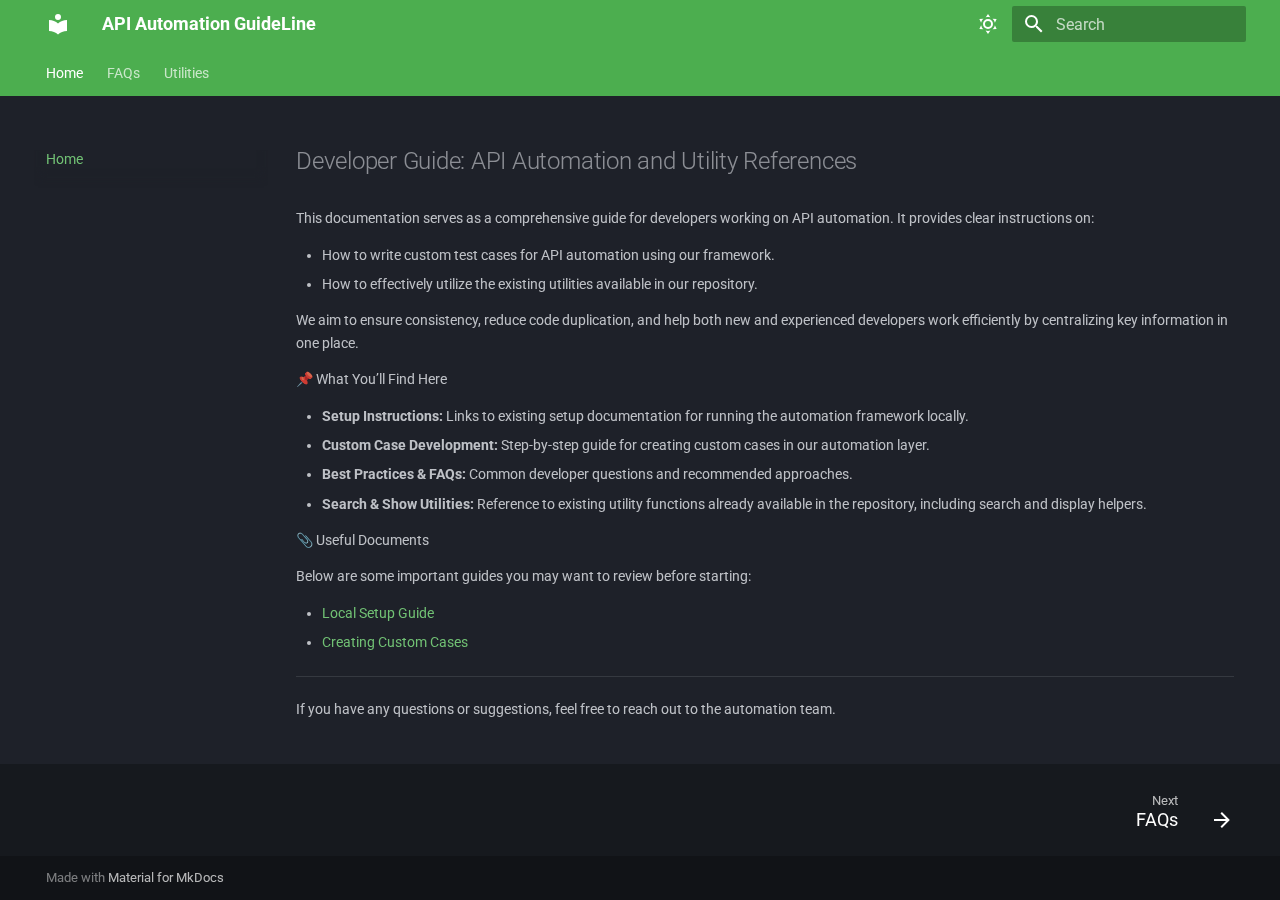
<file: index.html>
<!doctype html>
<html lang="en" class="no-js">
  <head>
    
      <meta charset="utf-8">
      <meta name="viewport" content="width=device-width,initial-scale=1">
      
        <meta name="description" content="A comprehensive guide for API automation best practices and tools.">
      
      
        <meta name="author" content="sivaranja">
      
      
      
      
        <link rel="next" href="faq/troubleshooting/">
      
      
      <link rel="icon" href="assets/images/favicon.png">
      <meta name="generator" content="mkdocs-1.6.1, mkdocs-material-9.6.15">
    
    
      
        <title>API Automation GuideLine</title>
      
    
    
      <link rel="stylesheet" href="assets/stylesheets/main.342714a4.min.css">
      
        
        <link rel="stylesheet" href="assets/stylesheets/palette.06af60db.min.css">
      
      


    
    
      
    
    
      
        
        
        <link rel="preconnect" href="https://fonts.gstatic.com" crossorigin>
        <link rel="stylesheet" href="https://fonts.googleapis.com/css?family=Roboto:300,300i,400,400i,700,700i%7CRoboto+Mono:400,400i,700,700i&display=fallback">
        <style>:root{--md-text-font:"Roboto";--md-code-font:"Roboto Mono"}</style>
      
    
    
      <link rel="stylesheet" href="stylesheets/custom.css">
    
    <script>__md_scope=new URL(".",location),__md_hash=e=>[...e].reduce(((e,_)=>(e<<5)-e+_.charCodeAt(0)),0),__md_get=(e,_=localStorage,t=__md_scope)=>JSON.parse(_.getItem(t.pathname+"."+e)),__md_set=(e,_,t=localStorage,a=__md_scope)=>{try{t.setItem(a.pathname+"."+e,JSON.stringify(_))}catch(e){}}</script>
    
      

    
    
    
  </head>
  
  
    
    
      
    
    
    
    
    <body dir="ltr" data-md-color-scheme="slate" data-md-color-primary="green" data-md-color-accent="deep-purple">
  
    
    <input class="md-toggle" data-md-toggle="drawer" type="checkbox" id="__drawer" autocomplete="off">
    <input class="md-toggle" data-md-toggle="search" type="checkbox" id="__search" autocomplete="off">
    <label class="md-overlay" for="__drawer"></label>
    <div data-md-component="skip">
      
        
        <a href="#developer-guide-api-automation-and-utility-references" class="md-skip">
          Skip to content
        </a>
      
    </div>
    <div data-md-component="announce">
      
    </div>
    
    
      

<header class="md-header" data-md-component="header">
  <nav class="md-header__inner md-grid" aria-label="Header">
    <a href="." title="API Automation GuideLine" class="md-header__button md-logo" aria-label="API Automation GuideLine" data-md-component="logo">
      
  
  <svg xmlns="http://www.w3.org/2000/svg" viewBox="0 0 24 24"><path d="M12 8a3 3 0 0 0 3-3 3 3 0 0 0-3-3 3 3 0 0 0-3 3 3 3 0 0 0 3 3m0 3.54C9.64 9.35 6.5 8 3 8v11c3.5 0 6.64 1.35 9 3.54 2.36-2.19 5.5-3.54 9-3.54V8c-3.5 0-6.64 1.35-9 3.54"/></svg>

    </a>
    <label class="md-header__button md-icon" for="__drawer">
      
      <svg xmlns="http://www.w3.org/2000/svg" viewBox="0 0 24 24"><path d="M3 6h18v2H3zm0 5h18v2H3zm0 5h18v2H3z"/></svg>
    </label>
    <div class="md-header__title" data-md-component="header-title">
      <div class="md-header__ellipsis">
        <div class="md-header__topic">
          <span class="md-ellipsis">
            API Automation GuideLine
          </span>
        </div>
        <div class="md-header__topic" data-md-component="header-topic">
          <span class="md-ellipsis">
            
              Home
            
          </span>
        </div>
      </div>
    </div>
    
      
        <form class="md-header__option" data-md-component="palette">
  
    
    
    
    <input class="md-option" data-md-color-media="" data-md-color-scheme="slate" data-md-color-primary="green" data-md-color-accent="deep-purple"  aria-label="Dark mode"  type="radio" name="__palette" id="__palette_0">
    
      <label class="md-header__button md-icon" title="Dark mode" for="__palette_1" hidden>
        <svg xmlns="http://www.w3.org/2000/svg" viewBox="0 0 24 24"><path d="M12 7a5 5 0 0 1 5 5 5 5 0 0 1-5 5 5 5 0 0 1-5-5 5 5 0 0 1 5-5m0 2a3 3 0 0 0-3 3 3 3 0 0 0 3 3 3 3 0 0 0 3-3 3 3 0 0 0-3-3m0-7 2.39 3.42C13.65 5.15 12.84 5 12 5s-1.65.15-2.39.42zM3.34 7l4.16-.35A7.2 7.2 0 0 0 5.94 8.5c-.44.74-.69 1.5-.83 2.29zm.02 10 1.76-3.77a7.131 7.131 0 0 0 2.38 4.14zM20.65 7l-1.77 3.79a7.02 7.02 0 0 0-2.38-4.15zm-.01 10-4.14.36c.59-.51 1.12-1.14 1.54-1.86.42-.73.69-1.5.83-2.29zM12 22l-2.41-3.44c.74.27 1.55.44 2.41.44.82 0 1.63-.17 2.37-.44z"/></svg>
      </label>
    
  
    
    
    
    <input class="md-option" data-md-color-media="" data-md-color-scheme="default" data-md-color-primary="blue" data-md-color-accent="deep-orange"  aria-label="Light mode"  type="radio" name="__palette" id="__palette_1">
    
      <label class="md-header__button md-icon" title="Light mode" for="__palette_0" hidden>
        <svg xmlns="http://www.w3.org/2000/svg" viewBox="0 0 24 24"><path d="m17.75 4.09-2.53 1.94.91 3.06-2.63-1.81-2.63 1.81.91-3.06-2.53-1.94L12.44 4l1.06-3 1.06 3zm3.5 6.91-1.64 1.25.59 1.98-1.7-1.17-1.7 1.17.59-1.98L15.75 11l2.06-.05L18.5 9l.69 1.95zm-2.28 4.95c.83-.08 1.72 1.1 1.19 1.85-.32.45-.66.87-1.08 1.27C15.17 23 8.84 23 4.94 19.07c-3.91-3.9-3.91-10.24 0-14.14.4-.4.82-.76 1.27-1.08.75-.53 1.93.36 1.85 1.19-.27 2.86.69 5.83 2.89 8.02a9.96 9.96 0 0 0 8.02 2.89m-1.64 2.02a12.08 12.08 0 0 1-7.8-3.47c-2.17-2.19-3.33-5-3.49-7.82-2.81 3.14-2.7 7.96.31 10.98 3.02 3.01 7.84 3.12 10.98.31"/></svg>
      </label>
    
  
</form>
      
    
    
      <script>var palette=__md_get("__palette");if(palette&&palette.color){if("(prefers-color-scheme)"===palette.color.media){var media=matchMedia("(prefers-color-scheme: light)"),input=document.querySelector(media.matches?"[data-md-color-media='(prefers-color-scheme: light)']":"[data-md-color-media='(prefers-color-scheme: dark)']");palette.color.media=input.getAttribute("data-md-color-media"),palette.color.scheme=input.getAttribute("data-md-color-scheme"),palette.color.primary=input.getAttribute("data-md-color-primary"),palette.color.accent=input.getAttribute("data-md-color-accent")}for(var[key,value]of Object.entries(palette.color))document.body.setAttribute("data-md-color-"+key,value)}</script>
    
    
    
      
      
        <label class="md-header__button md-icon" for="__search">
          
          <svg xmlns="http://www.w3.org/2000/svg" viewBox="0 0 24 24"><path d="M9.5 3A6.5 6.5 0 0 1 16 9.5c0 1.61-.59 3.09-1.56 4.23l.27.27h.79l5 5-1.5 1.5-5-5v-.79l-.27-.27A6.52 6.52 0 0 1 9.5 16 6.5 6.5 0 0 1 3 9.5 6.5 6.5 0 0 1 9.5 3m0 2C7 5 5 7 5 9.5S7 14 9.5 14 14 12 14 9.5 12 5 9.5 5"/></svg>
        </label>
        <div class="md-search" data-md-component="search" role="dialog">
  <label class="md-search__overlay" for="__search"></label>
  <div class="md-search__inner" role="search">
    <form class="md-search__form" name="search">
      <input type="text" class="md-search__input" name="query" aria-label="Search" placeholder="Search" autocapitalize="off" autocorrect="off" autocomplete="off" spellcheck="false" data-md-component="search-query" required>
      <label class="md-search__icon md-icon" for="__search">
        
        <svg xmlns="http://www.w3.org/2000/svg" viewBox="0 0 24 24"><path d="M9.5 3A6.5 6.5 0 0 1 16 9.5c0 1.61-.59 3.09-1.56 4.23l.27.27h.79l5 5-1.5 1.5-5-5v-.79l-.27-.27A6.52 6.52 0 0 1 9.5 16 6.5 6.5 0 0 1 3 9.5 6.5 6.5 0 0 1 9.5 3m0 2C7 5 5 7 5 9.5S7 14 9.5 14 14 12 14 9.5 12 5 9.5 5"/></svg>
        
        <svg xmlns="http://www.w3.org/2000/svg" viewBox="0 0 24 24"><path d="M20 11v2H8l5.5 5.5-1.42 1.42L4.16 12l7.92-7.92L13.5 5.5 8 11z"/></svg>
      </label>
      <nav class="md-search__options" aria-label="Search">
        
        <button type="reset" class="md-search__icon md-icon" title="Clear" aria-label="Clear" tabindex="-1">
          
          <svg xmlns="http://www.w3.org/2000/svg" viewBox="0 0 24 24"><path d="M19 6.41 17.59 5 12 10.59 6.41 5 5 6.41 10.59 12 5 17.59 6.41 19 12 13.41 17.59 19 19 17.59 13.41 12z"/></svg>
        </button>
      </nav>
      
    </form>
    <div class="md-search__output">
      <div class="md-search__scrollwrap" tabindex="0" data-md-scrollfix>
        <div class="md-search-result" data-md-component="search-result">
          <div class="md-search-result__meta">
            Initializing search
          </div>
          <ol class="md-search-result__list" role="presentation"></ol>
        </div>
      </div>
    </div>
  </div>
</div>
      
    
    
  </nav>
  
</header>
    
    <div class="md-container" data-md-component="container">
      
      
        
          
            
<nav class="md-tabs" aria-label="Tabs" data-md-component="tabs">
  <div class="md-grid">
    <ul class="md-tabs__list">
      
        
  
  
  
    
  
  
    <li class="md-tabs__item md-tabs__item--active">
      <a href="." class="md-tabs__link">
        
  
  
    
  
  Home

      </a>
    </li>
  

      
        
  
  
  
  
    <li class="md-tabs__item">
      <a href="faq/troubleshooting/" class="md-tabs__link">
        
  
  
    
  
  FAQs

      </a>
    </li>
  

      
        
  
  
  
  
    <li class="md-tabs__item">
      <a href="utils/utils_documentation/" class="md-tabs__link">
        
  
  
    
  
  Utilities

      </a>
    </li>
  

      
    </ul>
  </div>
</nav>
          
        
      
      <main class="md-main" data-md-component="main">
        <div class="md-main__inner md-grid">
          
            
              
              <div class="md-sidebar md-sidebar--primary" data-md-component="sidebar" data-md-type="navigation" >
                <div class="md-sidebar__scrollwrap">
                  <div class="md-sidebar__inner">
                    


  


  

<nav class="md-nav md-nav--primary md-nav--lifted md-nav--integrated" aria-label="Navigation" data-md-level="0">
  <label class="md-nav__title" for="__drawer">
    <a href="." title="API Automation GuideLine" class="md-nav__button md-logo" aria-label="API Automation GuideLine" data-md-component="logo">
      
  
  <svg xmlns="http://www.w3.org/2000/svg" viewBox="0 0 24 24"><path d="M12 8a3 3 0 0 0 3-3 3 3 0 0 0-3-3 3 3 0 0 0-3 3 3 3 0 0 0 3 3m0 3.54C9.64 9.35 6.5 8 3 8v11c3.5 0 6.64 1.35 9 3.54 2.36-2.19 5.5-3.54 9-3.54V8c-3.5 0-6.64 1.35-9 3.54"/></svg>

    </a>
    API Automation GuideLine
  </label>
  
  <ul class="md-nav__list" data-md-scrollfix>
    
      
      
  
  
    
  
  
  
    <li class="md-nav__item md-nav__item--active">
      
      <input class="md-nav__toggle md-toggle" type="checkbox" id="__toc">
      
      
        
      
      
      <a href="." class="md-nav__link md-nav__link--active">
        
  
  
  <span class="md-ellipsis">
    Home
    
  </span>
  

      </a>
      
    </li>
  

    
      
      
  
  
  
  
    <li class="md-nav__item">
      <a href="faq/troubleshooting/" class="md-nav__link">
        
  
  
  <span class="md-ellipsis">
    FAQs
    
  </span>
  

      </a>
    </li>
  

    
      
      
  
  
  
  
    <li class="md-nav__item">
      <a href="utils/utils_documentation/" class="md-nav__link">
        
  
  
  <span class="md-ellipsis">
    Utilities
    
  </span>
  

      </a>
    </li>
  

    
  </ul>
</nav>
                  </div>
                </div>
              </div>
            
            
          
          
            <div class="md-content" data-md-component="content">
              <article class="md-content__inner md-typeset">
                
                  



<h1 id="developer-guide-api-automation-and-utility-references">Developer Guide: API Automation and Utility References</h1>
<p>This documentation serves as a comprehensive guide for developers working on API automation. It provides clear instructions on:</p>
<ul>
<li>How to write custom test cases for API automation using our framework.</li>
<li>How to effectively utilize the existing utilities available in our repository.</li>
</ul>
<p>We aim to ensure consistency, reduce code duplication, and help both new and experienced developers work efficiently by centralizing key information in one place.</p>
<p>📌 What You’ll Find Here</p>
<ul>
<li><strong>Setup Instructions:</strong> Links to existing setup documentation for running the automation framework locally.</li>
<li><strong>Custom Case Development:</strong> Step-by-step guide for creating custom cases in our automation layer.</li>
<li><strong>Best Practices &amp; FAQs:</strong> Common developer questions and recommended approaches.</li>
<li><strong>Search &amp; Show Utilities:</strong> Reference to existing utility functions already available in the repository, including search and display helpers.</li>
</ul>
<p>📎 Useful Documents</p>
<p>Below are some important guides you may want to review before starting:</p>
<ul>
<li><a href="setup/local-setup/">Local Setup Guide</a></li>
<li><a href="cases/custom-case-guide/">Creating Custom Cases</a></li>
</ul>
<hr />
<p>If you have any questions or suggestions, feel free to reach out to the automation team.</p>












                
              </article>
            </div>
          
          
<script>var target=document.getElementById(location.hash.slice(1));target&&target.name&&(target.checked=target.name.startsWith("__tabbed_"))</script>
        </div>
        
      </main>
      
        <footer class="md-footer">
  
    
      
      <nav class="md-footer__inner md-grid" aria-label="Footer" >
        
        
          
          <a href="faq/troubleshooting/" class="md-footer__link md-footer__link--next" aria-label="Next: FAQs">
            <div class="md-footer__title">
              <span class="md-footer__direction">
                Next
              </span>
              <div class="md-ellipsis">
                FAQs
              </div>
            </div>
            <div class="md-footer__button md-icon">
              
              <svg xmlns="http://www.w3.org/2000/svg" viewBox="0 0 24 24"><path d="M4 11v2h12l-5.5 5.5 1.42 1.42L19.84 12l-7.92-7.92L10.5 5.5 16 11z"/></svg>
            </div>
          </a>
        
      </nav>
    
  
  <div class="md-footer-meta md-typeset">
    <div class="md-footer-meta__inner md-grid">
      <div class="md-copyright">
  
  
    Made with
    <a href="https://squidfunk.github.io/mkdocs-material/" target="_blank" rel="noopener">
      Material for MkDocs
    </a>
  
</div>
      
    </div>
  </div>
</footer>
      
    </div>
    <div class="md-dialog" data-md-component="dialog">
      <div class="md-dialog__inner md-typeset"></div>
    </div>
    
    
    
      
      <script id="__config" type="application/json">{"base": ".", "features": ["navigation.tabs", "toc.integrate", "navigation.footer"], "search": "assets/javascripts/workers/search.d50fe291.min.js", "tags": null, "translations": {"clipboard.copied": "Copied to clipboard", "clipboard.copy": "Copy to clipboard", "search.result.more.one": "1 more on this page", "search.result.more.other": "# more on this page", "search.result.none": "No matching documents", "search.result.one": "1 matching document", "search.result.other": "# matching documents", "search.result.placeholder": "Type to start searching", "search.result.term.missing": "Missing", "select.version": "Select version"}, "version": null}</script>
    
    
      <script src="assets/javascripts/bundle.56ea9cef.min.js"></script>
      
    
  </body>
</html>
</file>
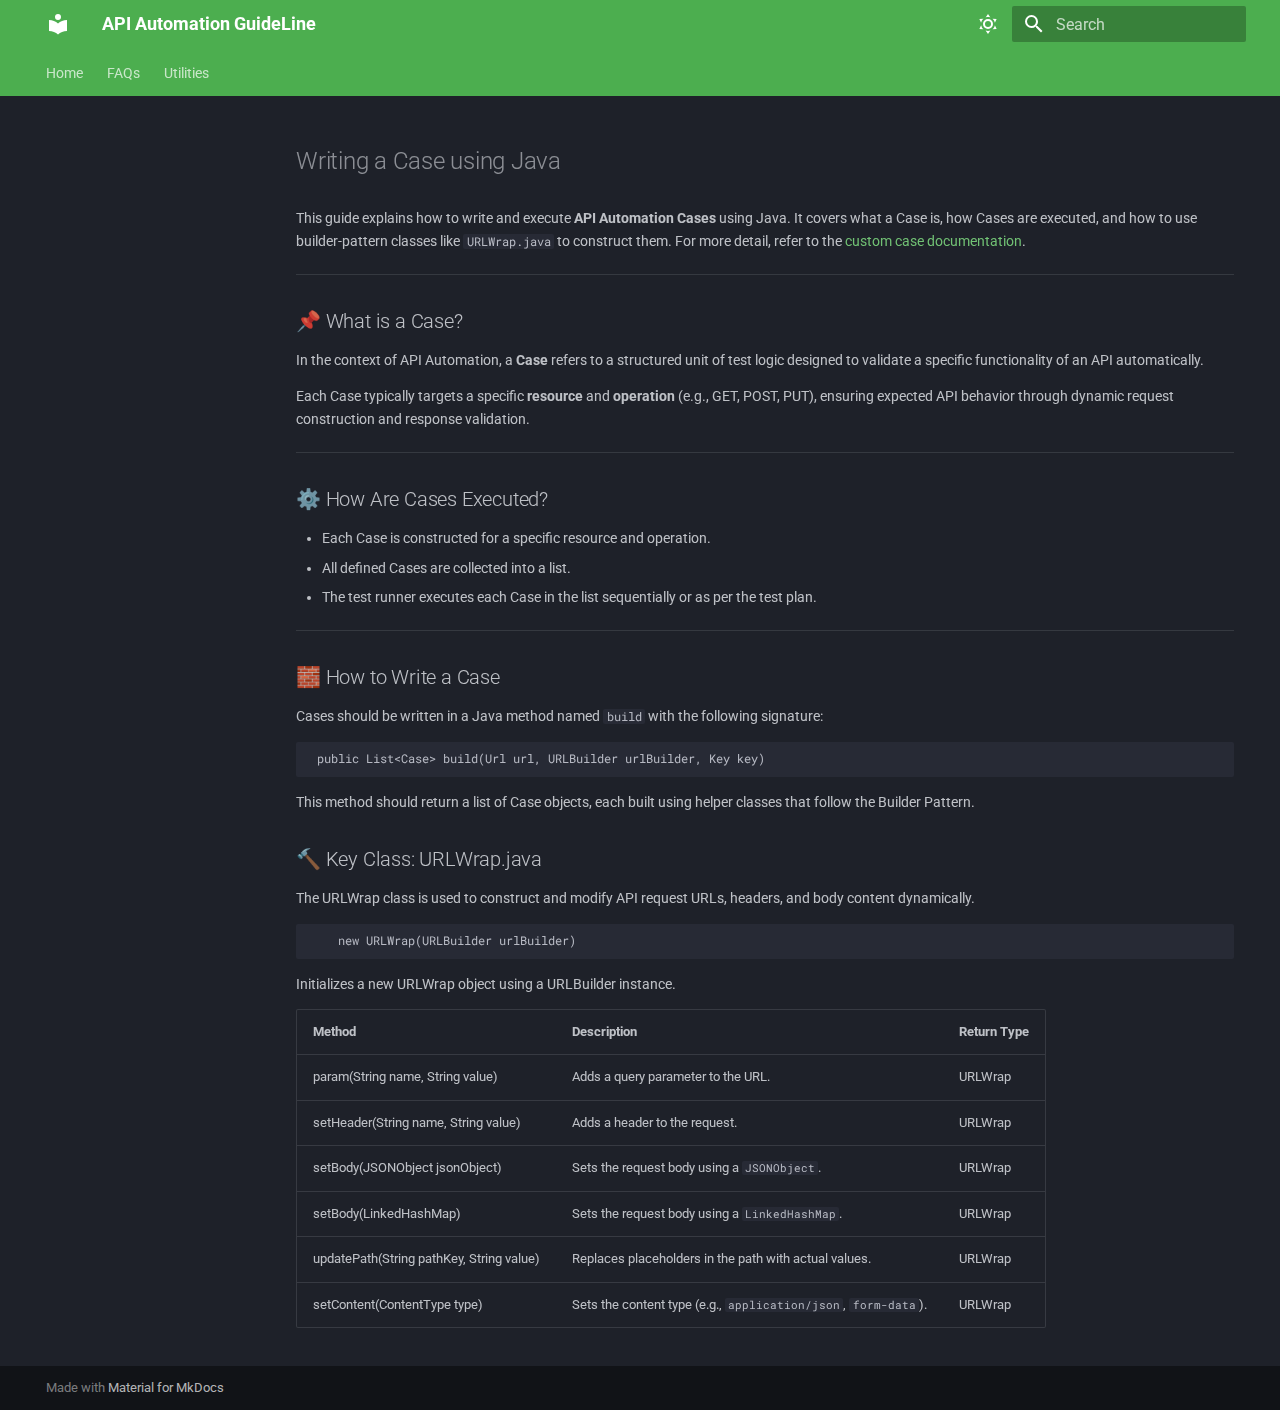
<file: cases/custom-case-guide/index.html>
<!doctype html>
<html lang="en" class="no-js">
  <head>
    
      <meta charset="utf-8">
      <meta name="viewport" content="width=device-width,initial-scale=1">
      
        <meta name="description" content="A comprehensive guide for API automation best practices and tools.">
      
      
        <meta name="author" content="sivaranja">
      
      
      
      
      
      <link rel="icon" href="../../assets/images/favicon.png">
      <meta name="generator" content="mkdocs-1.6.1, mkdocs-material-9.6.15">
    
    
      
        <title>Writing a Case using Java - API Automation GuideLine</title>
      
    
    
      <link rel="stylesheet" href="../../assets/stylesheets/main.342714a4.min.css">
      
        
        <link rel="stylesheet" href="../../assets/stylesheets/palette.06af60db.min.css">
      
      


    
    
      
    
    
      
        
        
        <link rel="preconnect" href="https://fonts.gstatic.com" crossorigin>
        <link rel="stylesheet" href="https://fonts.googleapis.com/css?family=Roboto:300,300i,400,400i,700,700i%7CRoboto+Mono:400,400i,700,700i&display=fallback">
        <style>:root{--md-text-font:"Roboto";--md-code-font:"Roboto Mono"}</style>
      
    
    
      <link rel="stylesheet" href="../../stylesheets/custom.css">
    
    <script>__md_scope=new URL("../..",location),__md_hash=e=>[...e].reduce(((e,_)=>(e<<5)-e+_.charCodeAt(0)),0),__md_get=(e,_=localStorage,t=__md_scope)=>JSON.parse(_.getItem(t.pathname+"."+e)),__md_set=(e,_,t=localStorage,a=__md_scope)=>{try{t.setItem(a.pathname+"."+e,JSON.stringify(_))}catch(e){}}</script>
    
      

    
    
    
  </head>
  
  
    
    
      
    
    
    
    
    <body dir="ltr" data-md-color-scheme="slate" data-md-color-primary="green" data-md-color-accent="deep-purple">
  
    
    <input class="md-toggle" data-md-toggle="drawer" type="checkbox" id="__drawer" autocomplete="off">
    <input class="md-toggle" data-md-toggle="search" type="checkbox" id="__search" autocomplete="off">
    <label class="md-overlay" for="__drawer"></label>
    <div data-md-component="skip">
      
        
        <a href="#writing-a-case-using-java" class="md-skip">
          Skip to content
        </a>
      
    </div>
    <div data-md-component="announce">
      
    </div>
    
    
      

<header class="md-header" data-md-component="header">
  <nav class="md-header__inner md-grid" aria-label="Header">
    <a href="../.." title="API Automation GuideLine" class="md-header__button md-logo" aria-label="API Automation GuideLine" data-md-component="logo">
      
  
  <svg xmlns="http://www.w3.org/2000/svg" viewBox="0 0 24 24"><path d="M12 8a3 3 0 0 0 3-3 3 3 0 0 0-3-3 3 3 0 0 0-3 3 3 3 0 0 0 3 3m0 3.54C9.64 9.35 6.5 8 3 8v11c3.5 0 6.64 1.35 9 3.54 2.36-2.19 5.5-3.54 9-3.54V8c-3.5 0-6.64 1.35-9 3.54"/></svg>

    </a>
    <label class="md-header__button md-icon" for="__drawer">
      
      <svg xmlns="http://www.w3.org/2000/svg" viewBox="0 0 24 24"><path d="M3 6h18v2H3zm0 5h18v2H3zm0 5h18v2H3z"/></svg>
    </label>
    <div class="md-header__title" data-md-component="header-title">
      <div class="md-header__ellipsis">
        <div class="md-header__topic">
          <span class="md-ellipsis">
            API Automation GuideLine
          </span>
        </div>
        <div class="md-header__topic" data-md-component="header-topic">
          <span class="md-ellipsis">
            
              Writing a Case using Java
            
          </span>
        </div>
      </div>
    </div>
    
      
        <form class="md-header__option" data-md-component="palette">
  
    
    
    
    <input class="md-option" data-md-color-media="" data-md-color-scheme="slate" data-md-color-primary="green" data-md-color-accent="deep-purple"  aria-label="Dark mode"  type="radio" name="__palette" id="__palette_0">
    
      <label class="md-header__button md-icon" title="Dark mode" for="__palette_1" hidden>
        <svg xmlns="http://www.w3.org/2000/svg" viewBox="0 0 24 24"><path d="M12 7a5 5 0 0 1 5 5 5 5 0 0 1-5 5 5 5 0 0 1-5-5 5 5 0 0 1 5-5m0 2a3 3 0 0 0-3 3 3 3 0 0 0 3 3 3 3 0 0 0 3-3 3 3 0 0 0-3-3m0-7 2.39 3.42C13.65 5.15 12.84 5 12 5s-1.65.15-2.39.42zM3.34 7l4.16-.35A7.2 7.2 0 0 0 5.94 8.5c-.44.74-.69 1.5-.83 2.29zm.02 10 1.76-3.77a7.131 7.131 0 0 0 2.38 4.14zM20.65 7l-1.77 3.79a7.02 7.02 0 0 0-2.38-4.15zm-.01 10-4.14.36c.59-.51 1.12-1.14 1.54-1.86.42-.73.69-1.5.83-2.29zM12 22l-2.41-3.44c.74.27 1.55.44 2.41.44.82 0 1.63-.17 2.37-.44z"/></svg>
      </label>
    
  
    
    
    
    <input class="md-option" data-md-color-media="" data-md-color-scheme="default" data-md-color-primary="blue" data-md-color-accent="deep-orange"  aria-label="Light mode"  type="radio" name="__palette" id="__palette_1">
    
      <label class="md-header__button md-icon" title="Light mode" for="__palette_0" hidden>
        <svg xmlns="http://www.w3.org/2000/svg" viewBox="0 0 24 24"><path d="m17.75 4.09-2.53 1.94.91 3.06-2.63-1.81-2.63 1.81.91-3.06-2.53-1.94L12.44 4l1.06-3 1.06 3zm3.5 6.91-1.64 1.25.59 1.98-1.7-1.17-1.7 1.17.59-1.98L15.75 11l2.06-.05L18.5 9l.69 1.95zm-2.28 4.95c.83-.08 1.72 1.1 1.19 1.85-.32.45-.66.87-1.08 1.27C15.17 23 8.84 23 4.94 19.07c-3.91-3.9-3.91-10.24 0-14.14.4-.4.82-.76 1.27-1.08.75-.53 1.93.36 1.85 1.19-.27 2.86.69 5.83 2.89 8.02a9.96 9.96 0 0 0 8.02 2.89m-1.64 2.02a12.08 12.08 0 0 1-7.8-3.47c-2.17-2.19-3.33-5-3.49-7.82-2.81 3.14-2.7 7.96.31 10.98 3.02 3.01 7.84 3.12 10.98.31"/></svg>
      </label>
    
  
</form>
      
    
    
      <script>var palette=__md_get("__palette");if(palette&&palette.color){if("(prefers-color-scheme)"===palette.color.media){var media=matchMedia("(prefers-color-scheme: light)"),input=document.querySelector(media.matches?"[data-md-color-media='(prefers-color-scheme: light)']":"[data-md-color-media='(prefers-color-scheme: dark)']");palette.color.media=input.getAttribute("data-md-color-media"),palette.color.scheme=input.getAttribute("data-md-color-scheme"),palette.color.primary=input.getAttribute("data-md-color-primary"),palette.color.accent=input.getAttribute("data-md-color-accent")}for(var[key,value]of Object.entries(palette.color))document.body.setAttribute("data-md-color-"+key,value)}</script>
    
    
    
      
      
        <label class="md-header__button md-icon" for="__search">
          
          <svg xmlns="http://www.w3.org/2000/svg" viewBox="0 0 24 24"><path d="M9.5 3A6.5 6.5 0 0 1 16 9.5c0 1.61-.59 3.09-1.56 4.23l.27.27h.79l5 5-1.5 1.5-5-5v-.79l-.27-.27A6.52 6.52 0 0 1 9.5 16 6.5 6.5 0 0 1 3 9.5 6.5 6.5 0 0 1 9.5 3m0 2C7 5 5 7 5 9.5S7 14 9.5 14 14 12 14 9.5 12 5 9.5 5"/></svg>
        </label>
        <div class="md-search" data-md-component="search" role="dialog">
  <label class="md-search__overlay" for="__search"></label>
  <div class="md-search__inner" role="search">
    <form class="md-search__form" name="search">
      <input type="text" class="md-search__input" name="query" aria-label="Search" placeholder="Search" autocapitalize="off" autocorrect="off" autocomplete="off" spellcheck="false" data-md-component="search-query" required>
      <label class="md-search__icon md-icon" for="__search">
        
        <svg xmlns="http://www.w3.org/2000/svg" viewBox="0 0 24 24"><path d="M9.5 3A6.5 6.5 0 0 1 16 9.5c0 1.61-.59 3.09-1.56 4.23l.27.27h.79l5 5-1.5 1.5-5-5v-.79l-.27-.27A6.52 6.52 0 0 1 9.5 16 6.5 6.5 0 0 1 3 9.5 6.5 6.5 0 0 1 9.5 3m0 2C7 5 5 7 5 9.5S7 14 9.5 14 14 12 14 9.5 12 5 9.5 5"/></svg>
        
        <svg xmlns="http://www.w3.org/2000/svg" viewBox="0 0 24 24"><path d="M20 11v2H8l5.5 5.5-1.42 1.42L4.16 12l7.92-7.92L13.5 5.5 8 11z"/></svg>
      </label>
      <nav class="md-search__options" aria-label="Search">
        
        <button type="reset" class="md-search__icon md-icon" title="Clear" aria-label="Clear" tabindex="-1">
          
          <svg xmlns="http://www.w3.org/2000/svg" viewBox="0 0 24 24"><path d="M19 6.41 17.59 5 12 10.59 6.41 5 5 6.41 10.59 12 5 17.59 6.41 19 12 13.41 17.59 19 19 17.59 13.41 12z"/></svg>
        </button>
      </nav>
      
    </form>
    <div class="md-search__output">
      <div class="md-search__scrollwrap" tabindex="0" data-md-scrollfix>
        <div class="md-search-result" data-md-component="search-result">
          <div class="md-search-result__meta">
            Initializing search
          </div>
          <ol class="md-search-result__list" role="presentation"></ol>
        </div>
      </div>
    </div>
  </div>
</div>
      
    
    
  </nav>
  
</header>
    
    <div class="md-container" data-md-component="container">
      
      
        
          
            
<nav class="md-tabs" aria-label="Tabs" data-md-component="tabs">
  <div class="md-grid">
    <ul class="md-tabs__list">
      
        
  
  
  
  
    <li class="md-tabs__item">
      <a href="../.." class="md-tabs__link">
        
  
  
    
  
  Home

      </a>
    </li>
  

      
        
  
  
  
  
    <li class="md-tabs__item">
      <a href="../../faq/troubleshooting/" class="md-tabs__link">
        
  
  
    
  
  FAQs

      </a>
    </li>
  

      
        
  
  
  
  
    <li class="md-tabs__item">
      <a href="../../utils/utils_documentation/" class="md-tabs__link">
        
  
  
    
  
  Utilities

      </a>
    </li>
  

      
    </ul>
  </div>
</nav>
          
        
      
      <main class="md-main" data-md-component="main">
        <div class="md-main__inner md-grid">
          
            
              
              <div class="md-sidebar md-sidebar--primary" data-md-component="sidebar" data-md-type="navigation" >
                <div class="md-sidebar__scrollwrap">
                  <div class="md-sidebar__inner">
                    


  


  

<nav class="md-nav md-nav--primary md-nav--lifted md-nav--integrated" aria-label="Navigation" data-md-level="0">
  <label class="md-nav__title" for="__drawer">
    <a href="../.." title="API Automation GuideLine" class="md-nav__button md-logo" aria-label="API Automation GuideLine" data-md-component="logo">
      
  
  <svg xmlns="http://www.w3.org/2000/svg" viewBox="0 0 24 24"><path d="M12 8a3 3 0 0 0 3-3 3 3 0 0 0-3-3 3 3 0 0 0-3 3 3 3 0 0 0 3 3m0 3.54C9.64 9.35 6.5 8 3 8v11c3.5 0 6.64 1.35 9 3.54 2.36-2.19 5.5-3.54 9-3.54V8c-3.5 0-6.64 1.35-9 3.54"/></svg>

    </a>
    API Automation GuideLine
  </label>
  
  <ul class="md-nav__list" data-md-scrollfix>
    
      
      
  
  
  
  
    <li class="md-nav__item">
      <a href="../.." class="md-nav__link">
        
  
  
  <span class="md-ellipsis">
    Home
    
  </span>
  

      </a>
    </li>
  

    
      
      
  
  
  
  
    <li class="md-nav__item">
      <a href="../../faq/troubleshooting/" class="md-nav__link">
        
  
  
  <span class="md-ellipsis">
    FAQs
    
  </span>
  

      </a>
    </li>
  

    
      
      
  
  
  
  
    <li class="md-nav__item">
      <a href="../../utils/utils_documentation/" class="md-nav__link">
        
  
  
  <span class="md-ellipsis">
    Utilities
    
  </span>
  

      </a>
    </li>
  

    
  </ul>
</nav>
                  </div>
                </div>
              </div>
            
            
          
          
            <div class="md-content" data-md-component="content">
              <article class="md-content__inner md-typeset">
                
                  



<h1 id="writing-a-case-using-java">Writing a Case using Java</h1>
<p>This guide explains how to write and execute <strong>API Automation Cases</strong> using Java. It covers what a Case is, how Cases are executed, and how to use builder-pattern classes like <code>URLWrap.java</code> to construct them. For more detail, refer to the <a href="https://writer.zoho.com/writer/open/uj6mi18c42f2fe66c48438ee8b33b6a383dfa" target="_blank">custom case documentation</a>.</p>
<hr />
<h2 id="what-is-a-case">📌 What is a Case?</h2>
<p>In the context of API Automation, a <strong>Case</strong> refers to a structured unit of test logic designed to validate a specific functionality of an API automatically.</p>
<p>Each Case typically targets a specific <strong>resource</strong> and <strong>operation</strong> (e.g., GET, POST, PUT), ensuring expected API behavior through dynamic request construction and response validation.</p>
<hr />
<h2 id="how-are-cases-executed">⚙️ How Are Cases Executed?</h2>
<ul>
<li>Each Case is constructed for a specific resource and operation.</li>
<li>All defined Cases are collected into a list.</li>
<li>The test runner executes each Case in the list sequentially or as per the test plan.</li>
</ul>
<hr />
<h2 id="how-to-write-a-case">🧱 How to Write a Case</h2>
<p>Cases should be written in a Java method named <code>build</code> with the following signature:</p>
<div class="language-text highlight"><pre><span></span><code> public List&lt;Case&gt; build(Url url, URLBuilder urlBuilder, Key key)
</code></pre></div>
<p>This method should return a list of Case objects, each built using helper classes that follow the Builder Pattern.</p>
<h2 id="key-class-urlwrapjava">🔨 Key Class: URLWrap.java</h2>
<p>The URLWrap class is used to construct and modify API request URLs, headers, and body content dynamically.</p>
<div class="language-text highlight"><pre><span></span><code>    new URLWrap(URLBuilder urlBuilder)
</code></pre></div>
<p>Initializes a new URLWrap object using a URLBuilder instance.</p>
<table>
<thead>
<tr>
<th>Method</th>
<th>Description</th>
<th>Return Type</th>
</tr>
</thead>
<tbody>
<tr>
<td>param(String name, String value)</td>
<td>Adds a query parameter to the URL.</td>
<td>URLWrap</td>
</tr>
<tr>
<td>setHeader(String name, String value)</td>
<td>Adds a header to the request.</td>
<td>URLWrap</td>
</tr>
<tr>
<td>setBody(JSONObject jsonObject)</td>
<td>Sets the request body using a <code>JSONObject</code>.</td>
<td>URLWrap</td>
</tr>
<tr>
<td>setBody(LinkedHashMap<String, Object>)</td>
<td>Sets the request body using a <code>LinkedHashMap</code>.</td>
<td>URLWrap</td>
</tr>
<tr>
<td>updatePath(String pathKey, String value)</td>
<td>Replaces placeholders in the path with actual values.</td>
<td>URLWrap</td>
</tr>
<tr>
<td>setContent(ContentType type)</td>
<td>Sets the content type (e.g., <code>application/json</code>, <code>form-data</code>).</td>
<td>URLWrap</td>
</tr>
</tbody>
</table>












                
              </article>
            </div>
          
          
<script>var target=document.getElementById(location.hash.slice(1));target&&target.name&&(target.checked=target.name.startsWith("__tabbed_"))</script>
        </div>
        
      </main>
      
        <footer class="md-footer">
  
    
  
  <div class="md-footer-meta md-typeset">
    <div class="md-footer-meta__inner md-grid">
      <div class="md-copyright">
  
  
    Made with
    <a href="https://squidfunk.github.io/mkdocs-material/" target="_blank" rel="noopener">
      Material for MkDocs
    </a>
  
</div>
      
    </div>
  </div>
</footer>
      
    </div>
    <div class="md-dialog" data-md-component="dialog">
      <div class="md-dialog__inner md-typeset"></div>
    </div>
    
    
    
      
      <script id="__config" type="application/json">{"base": "../..", "features": ["navigation.tabs", "toc.integrate", "navigation.footer"], "search": "../../assets/javascripts/workers/search.d50fe291.min.js", "tags": null, "translations": {"clipboard.copied": "Copied to clipboard", "clipboard.copy": "Copy to clipboard", "search.result.more.one": "1 more on this page", "search.result.more.other": "# more on this page", "search.result.none": "No matching documents", "search.result.one": "1 matching document", "search.result.other": "# matching documents", "search.result.placeholder": "Type to start searching", "search.result.term.missing": "Missing", "select.version": "Select version"}, "version": null}</script>
    
    
      <script src="../../assets/javascripts/bundle.56ea9cef.min.js"></script>
      
    
  </body>
</html>
</file>
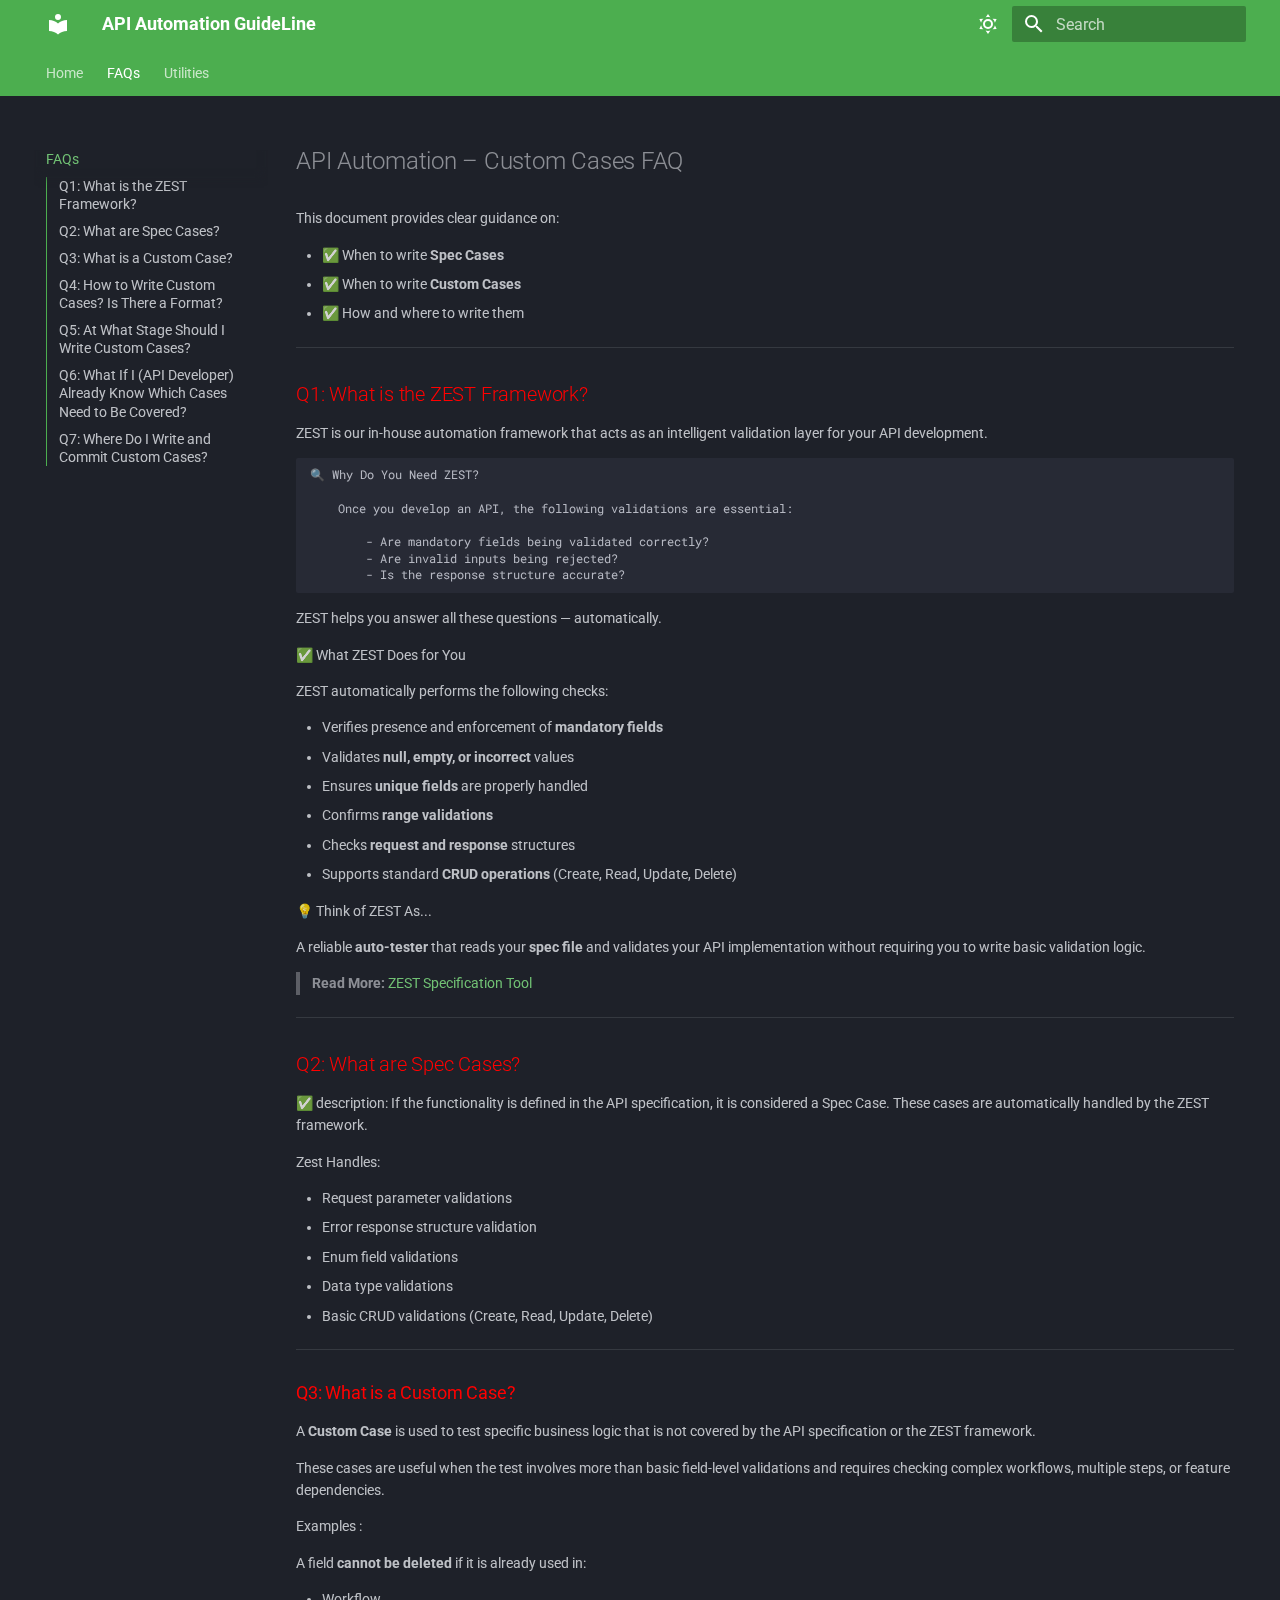
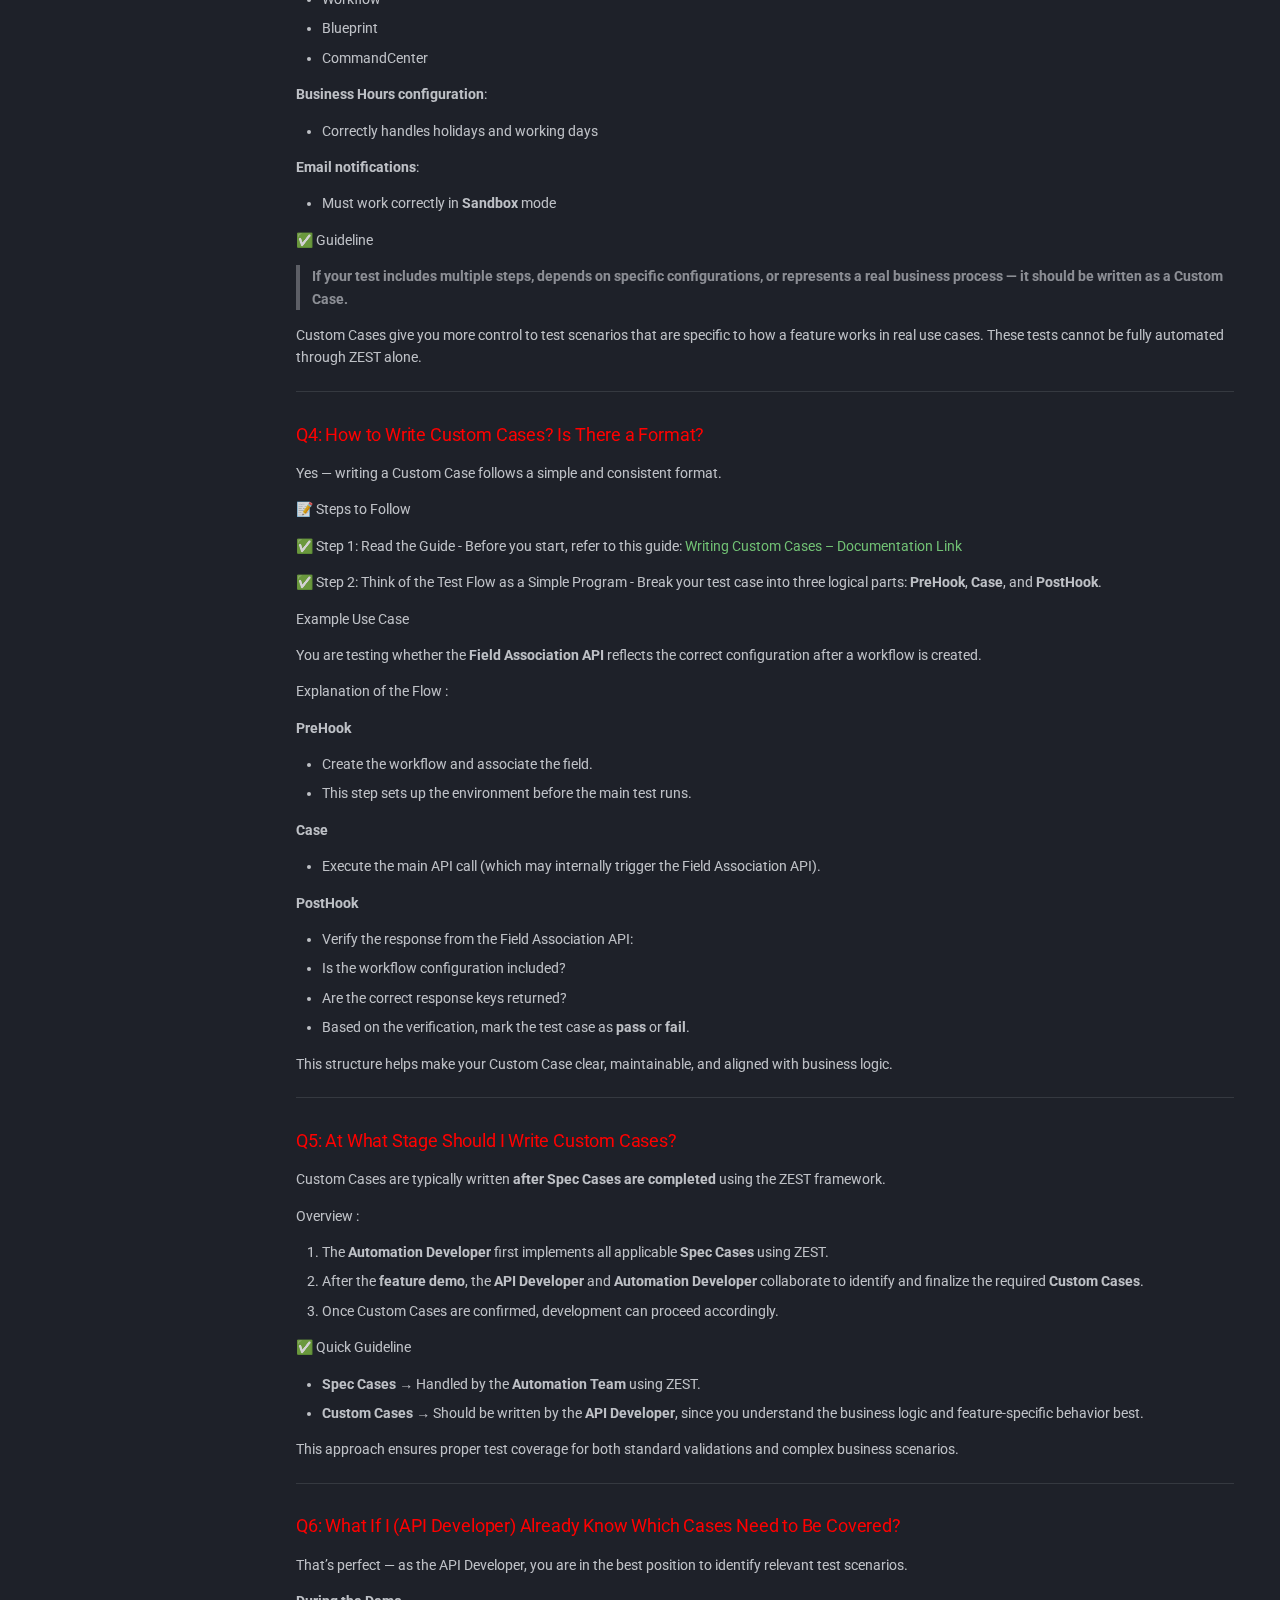
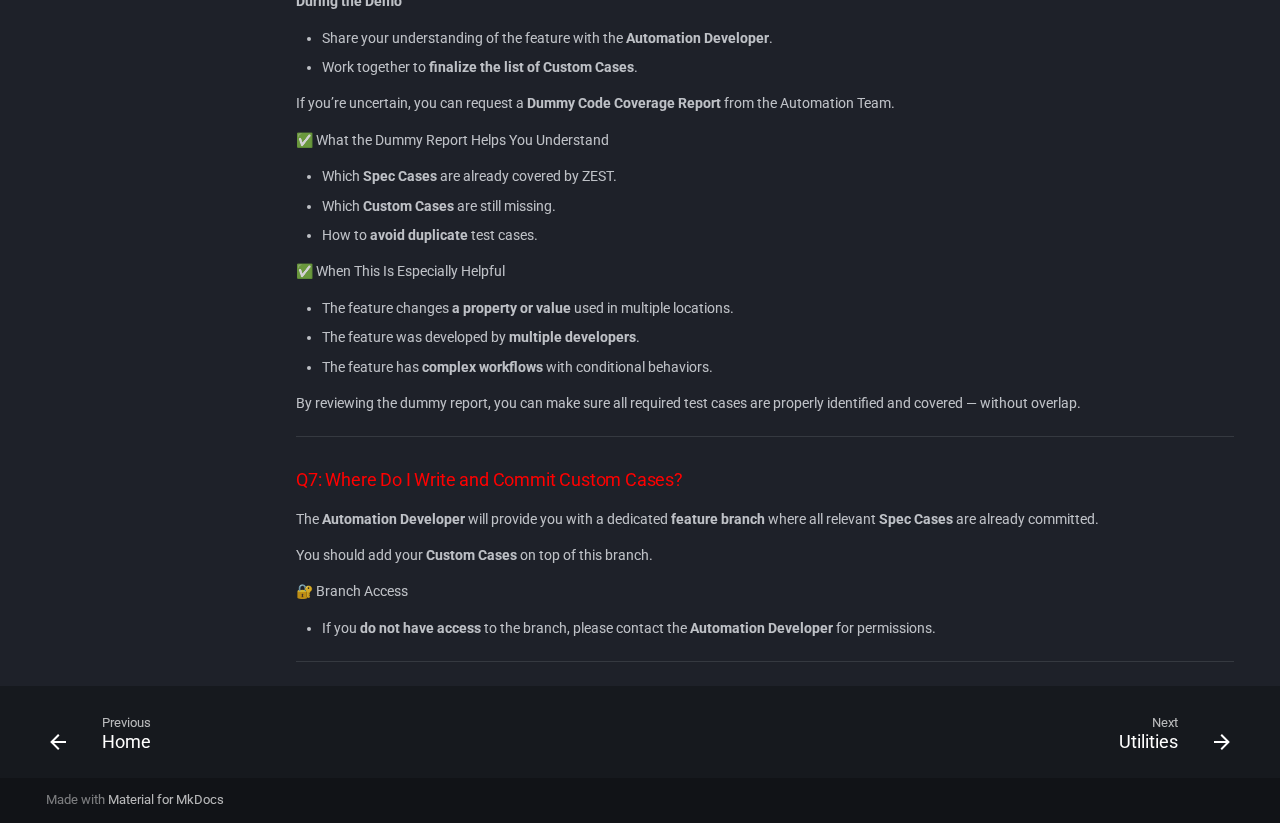
<file: faq/troubleshooting/index.html>
<!doctype html>
<html lang="en" class="no-js">
  <head>
    
      <meta charset="utf-8">
      <meta name="viewport" content="width=device-width,initial-scale=1">
      
        <meta name="description" content="A comprehensive guide for API automation best practices and tools.">
      
      
        <meta name="author" content="sivaranja">
      
      
      
        <link rel="prev" href="../..">
      
      
        <link rel="next" href="../../utils/utils_documentation/">
      
      
      <link rel="icon" href="../../assets/images/favicon.png">
      <meta name="generator" content="mkdocs-1.6.1, mkdocs-material-9.6.15">
    
    
      
        <title>FAQs - API Automation GuideLine</title>
      
    
    
      <link rel="stylesheet" href="../../assets/stylesheets/main.342714a4.min.css">
      
        
        <link rel="stylesheet" href="../../assets/stylesheets/palette.06af60db.min.css">
      
      


    
    
      
    
    
      
        
        
        <link rel="preconnect" href="https://fonts.gstatic.com" crossorigin>
        <link rel="stylesheet" href="https://fonts.googleapis.com/css?family=Roboto:300,300i,400,400i,700,700i%7CRoboto+Mono:400,400i,700,700i&display=fallback">
        <style>:root{--md-text-font:"Roboto";--md-code-font:"Roboto Mono"}</style>
      
    
    
      <link rel="stylesheet" href="../../stylesheets/custom.css">
    
    <script>__md_scope=new URL("../..",location),__md_hash=e=>[...e].reduce(((e,_)=>(e<<5)-e+_.charCodeAt(0)),0),__md_get=(e,_=localStorage,t=__md_scope)=>JSON.parse(_.getItem(t.pathname+"."+e)),__md_set=(e,_,t=localStorage,a=__md_scope)=>{try{t.setItem(a.pathname+"."+e,JSON.stringify(_))}catch(e){}}</script>
    
      

    
    
    
  </head>
  
  
    
    
      
    
    
    
    
    <body dir="ltr" data-md-color-scheme="slate" data-md-color-primary="green" data-md-color-accent="deep-purple">
  
    
    <input class="md-toggle" data-md-toggle="drawer" type="checkbox" id="__drawer" autocomplete="off">
    <input class="md-toggle" data-md-toggle="search" type="checkbox" id="__search" autocomplete="off">
    <label class="md-overlay" for="__drawer"></label>
    <div data-md-component="skip">
      
        
        <a href="#api-automation-custom-cases-faq" class="md-skip">
          Skip to content
        </a>
      
    </div>
    <div data-md-component="announce">
      
    </div>
    
    
      

<header class="md-header" data-md-component="header">
  <nav class="md-header__inner md-grid" aria-label="Header">
    <a href="../.." title="API Automation GuideLine" class="md-header__button md-logo" aria-label="API Automation GuideLine" data-md-component="logo">
      
  
  <svg xmlns="http://www.w3.org/2000/svg" viewBox="0 0 24 24"><path d="M12 8a3 3 0 0 0 3-3 3 3 0 0 0-3-3 3 3 0 0 0-3 3 3 3 0 0 0 3 3m0 3.54C9.64 9.35 6.5 8 3 8v11c3.5 0 6.64 1.35 9 3.54 2.36-2.19 5.5-3.54 9-3.54V8c-3.5 0-6.64 1.35-9 3.54"/></svg>

    </a>
    <label class="md-header__button md-icon" for="__drawer">
      
      <svg xmlns="http://www.w3.org/2000/svg" viewBox="0 0 24 24"><path d="M3 6h18v2H3zm0 5h18v2H3zm0 5h18v2H3z"/></svg>
    </label>
    <div class="md-header__title" data-md-component="header-title">
      <div class="md-header__ellipsis">
        <div class="md-header__topic">
          <span class="md-ellipsis">
            API Automation GuideLine
          </span>
        </div>
        <div class="md-header__topic" data-md-component="header-topic">
          <span class="md-ellipsis">
            
              FAQs
            
          </span>
        </div>
      </div>
    </div>
    
      
        <form class="md-header__option" data-md-component="palette">
  
    
    
    
    <input class="md-option" data-md-color-media="" data-md-color-scheme="slate" data-md-color-primary="green" data-md-color-accent="deep-purple"  aria-label="Dark mode"  type="radio" name="__palette" id="__palette_0">
    
      <label class="md-header__button md-icon" title="Dark mode" for="__palette_1" hidden>
        <svg xmlns="http://www.w3.org/2000/svg" viewBox="0 0 24 24"><path d="M12 7a5 5 0 0 1 5 5 5 5 0 0 1-5 5 5 5 0 0 1-5-5 5 5 0 0 1 5-5m0 2a3 3 0 0 0-3 3 3 3 0 0 0 3 3 3 3 0 0 0 3-3 3 3 0 0 0-3-3m0-7 2.39 3.42C13.65 5.15 12.84 5 12 5s-1.65.15-2.39.42zM3.34 7l4.16-.35A7.2 7.2 0 0 0 5.94 8.5c-.44.74-.69 1.5-.83 2.29zm.02 10 1.76-3.77a7.131 7.131 0 0 0 2.38 4.14zM20.65 7l-1.77 3.79a7.02 7.02 0 0 0-2.38-4.15zm-.01 10-4.14.36c.59-.51 1.12-1.14 1.54-1.86.42-.73.69-1.5.83-2.29zM12 22l-2.41-3.44c.74.27 1.55.44 2.41.44.82 0 1.63-.17 2.37-.44z"/></svg>
      </label>
    
  
    
    
    
    <input class="md-option" data-md-color-media="" data-md-color-scheme="default" data-md-color-primary="blue" data-md-color-accent="deep-orange"  aria-label="Light mode"  type="radio" name="__palette" id="__palette_1">
    
      <label class="md-header__button md-icon" title="Light mode" for="__palette_0" hidden>
        <svg xmlns="http://www.w3.org/2000/svg" viewBox="0 0 24 24"><path d="m17.75 4.09-2.53 1.94.91 3.06-2.63-1.81-2.63 1.81.91-3.06-2.53-1.94L12.44 4l1.06-3 1.06 3zm3.5 6.91-1.64 1.25.59 1.98-1.7-1.17-1.7 1.17.59-1.98L15.75 11l2.06-.05L18.5 9l.69 1.95zm-2.28 4.95c.83-.08 1.72 1.1 1.19 1.85-.32.45-.66.87-1.08 1.27C15.17 23 8.84 23 4.94 19.07c-3.91-3.9-3.91-10.24 0-14.14.4-.4.82-.76 1.27-1.08.75-.53 1.93.36 1.85 1.19-.27 2.86.69 5.83 2.89 8.02a9.96 9.96 0 0 0 8.02 2.89m-1.64 2.02a12.08 12.08 0 0 1-7.8-3.47c-2.17-2.19-3.33-5-3.49-7.82-2.81 3.14-2.7 7.96.31 10.98 3.02 3.01 7.84 3.12 10.98.31"/></svg>
      </label>
    
  
</form>
      
    
    
      <script>var palette=__md_get("__palette");if(palette&&palette.color){if("(prefers-color-scheme)"===palette.color.media){var media=matchMedia("(prefers-color-scheme: light)"),input=document.querySelector(media.matches?"[data-md-color-media='(prefers-color-scheme: light)']":"[data-md-color-media='(prefers-color-scheme: dark)']");palette.color.media=input.getAttribute("data-md-color-media"),palette.color.scheme=input.getAttribute("data-md-color-scheme"),palette.color.primary=input.getAttribute("data-md-color-primary"),palette.color.accent=input.getAttribute("data-md-color-accent")}for(var[key,value]of Object.entries(palette.color))document.body.setAttribute("data-md-color-"+key,value)}</script>
    
    
    
      
      
        <label class="md-header__button md-icon" for="__search">
          
          <svg xmlns="http://www.w3.org/2000/svg" viewBox="0 0 24 24"><path d="M9.5 3A6.5 6.5 0 0 1 16 9.5c0 1.61-.59 3.09-1.56 4.23l.27.27h.79l5 5-1.5 1.5-5-5v-.79l-.27-.27A6.52 6.52 0 0 1 9.5 16 6.5 6.5 0 0 1 3 9.5 6.5 6.5 0 0 1 9.5 3m0 2C7 5 5 7 5 9.5S7 14 9.5 14 14 12 14 9.5 12 5 9.5 5"/></svg>
        </label>
        <div class="md-search" data-md-component="search" role="dialog">
  <label class="md-search__overlay" for="__search"></label>
  <div class="md-search__inner" role="search">
    <form class="md-search__form" name="search">
      <input type="text" class="md-search__input" name="query" aria-label="Search" placeholder="Search" autocapitalize="off" autocorrect="off" autocomplete="off" spellcheck="false" data-md-component="search-query" required>
      <label class="md-search__icon md-icon" for="__search">
        
        <svg xmlns="http://www.w3.org/2000/svg" viewBox="0 0 24 24"><path d="M9.5 3A6.5 6.5 0 0 1 16 9.5c0 1.61-.59 3.09-1.56 4.23l.27.27h.79l5 5-1.5 1.5-5-5v-.79l-.27-.27A6.52 6.52 0 0 1 9.5 16 6.5 6.5 0 0 1 3 9.5 6.5 6.5 0 0 1 9.5 3m0 2C7 5 5 7 5 9.5S7 14 9.5 14 14 12 14 9.5 12 5 9.5 5"/></svg>
        
        <svg xmlns="http://www.w3.org/2000/svg" viewBox="0 0 24 24"><path d="M20 11v2H8l5.5 5.5-1.42 1.42L4.16 12l7.92-7.92L13.5 5.5 8 11z"/></svg>
      </label>
      <nav class="md-search__options" aria-label="Search">
        
        <button type="reset" class="md-search__icon md-icon" title="Clear" aria-label="Clear" tabindex="-1">
          
          <svg xmlns="http://www.w3.org/2000/svg" viewBox="0 0 24 24"><path d="M19 6.41 17.59 5 12 10.59 6.41 5 5 6.41 10.59 12 5 17.59 6.41 19 12 13.41 17.59 19 19 17.59 13.41 12z"/></svg>
        </button>
      </nav>
      
    </form>
    <div class="md-search__output">
      <div class="md-search__scrollwrap" tabindex="0" data-md-scrollfix>
        <div class="md-search-result" data-md-component="search-result">
          <div class="md-search-result__meta">
            Initializing search
          </div>
          <ol class="md-search-result__list" role="presentation"></ol>
        </div>
      </div>
    </div>
  </div>
</div>
      
    
    
  </nav>
  
</header>
    
    <div class="md-container" data-md-component="container">
      
      
        
          
            
<nav class="md-tabs" aria-label="Tabs" data-md-component="tabs">
  <div class="md-grid">
    <ul class="md-tabs__list">
      
        
  
  
  
  
    <li class="md-tabs__item">
      <a href="../.." class="md-tabs__link">
        
  
  
    
  
  Home

      </a>
    </li>
  

      
        
  
  
  
    
  
  
    <li class="md-tabs__item md-tabs__item--active">
      <a href="./" class="md-tabs__link">
        
  
  
    
  
  FAQs

      </a>
    </li>
  

      
        
  
  
  
  
    <li class="md-tabs__item">
      <a href="../../utils/utils_documentation/" class="md-tabs__link">
        
  
  
    
  
  Utilities

      </a>
    </li>
  

      
    </ul>
  </div>
</nav>
          
        
      
      <main class="md-main" data-md-component="main">
        <div class="md-main__inner md-grid">
          
            
              
              <div class="md-sidebar md-sidebar--primary" data-md-component="sidebar" data-md-type="navigation" >
                <div class="md-sidebar__scrollwrap">
                  <div class="md-sidebar__inner">
                    


  


  

<nav class="md-nav md-nav--primary md-nav--lifted md-nav--integrated" aria-label="Navigation" data-md-level="0">
  <label class="md-nav__title" for="__drawer">
    <a href="../.." title="API Automation GuideLine" class="md-nav__button md-logo" aria-label="API Automation GuideLine" data-md-component="logo">
      
  
  <svg xmlns="http://www.w3.org/2000/svg" viewBox="0 0 24 24"><path d="M12 8a3 3 0 0 0 3-3 3 3 0 0 0-3-3 3 3 0 0 0-3 3 3 3 0 0 0 3 3m0 3.54C9.64 9.35 6.5 8 3 8v11c3.5 0 6.64 1.35 9 3.54 2.36-2.19 5.5-3.54 9-3.54V8c-3.5 0-6.64 1.35-9 3.54"/></svg>

    </a>
    API Automation GuideLine
  </label>
  
  <ul class="md-nav__list" data-md-scrollfix>
    
      
      
  
  
  
  
    <li class="md-nav__item">
      <a href="../.." class="md-nav__link">
        
  
  
  <span class="md-ellipsis">
    Home
    
  </span>
  

      </a>
    </li>
  

    
      
      
  
  
    
  
  
  
    <li class="md-nav__item md-nav__item--active">
      
      <input class="md-nav__toggle md-toggle" type="checkbox" id="__toc">
      
      
        
      
      
        <label class="md-nav__link md-nav__link--active" for="__toc">
          
  
  
  <span class="md-ellipsis">
    FAQs
    
  </span>
  

          <span class="md-nav__icon md-icon"></span>
        </label>
      
      <a href="./" class="md-nav__link md-nav__link--active">
        
  
  
  <span class="md-ellipsis">
    FAQs
    
  </span>
  

      </a>
      
        

<nav class="md-nav md-nav--secondary" aria-label="Table of contents">
  
  
  
    
  
  
    <label class="md-nav__title" for="__toc">
      <span class="md-nav__icon md-icon"></span>
      Table of contents
    </label>
    <ul class="md-nav__list" data-md-component="toc" data-md-scrollfix>
      
        <li class="md-nav__item">
  <a href="#q1-what-is-the-zest-framework" class="md-nav__link">
    <span class="md-ellipsis">
      Q1: What is the ZEST Framework?
    </span>
  </a>
  
</li>
      
        <li class="md-nav__item">
  <a href="#q2-what-are-spec-cases" class="md-nav__link">
    <span class="md-ellipsis">
      Q2: What are Spec Cases?
    </span>
  </a>
  
</li>
      
        <li class="md-nav__item">
  <a href="#q3-what-is-a-custom-case" class="md-nav__link">
    <span class="md-ellipsis">
      Q3: What is a Custom Case?
    </span>
  </a>
  
</li>
      
        <li class="md-nav__item">
  <a href="#q4-how-to-write-custom-cases-is-there-a-format" class="md-nav__link">
    <span class="md-ellipsis">
      Q4: How to Write Custom Cases? Is There a Format?
    </span>
  </a>
  
</li>
      
        <li class="md-nav__item">
  <a href="#q5-at-what-stage-should-i-write-custom-cases" class="md-nav__link">
    <span class="md-ellipsis">
      Q5: At What Stage Should I Write Custom Cases?
    </span>
  </a>
  
</li>
      
        <li class="md-nav__item">
  <a href="#q6-what-if-i-api-developer-already-know-which-cases-need-to-be-covered" class="md-nav__link">
    <span class="md-ellipsis">
      Q6: What If I (API Developer) Already Know Which Cases Need to Be Covered?
    </span>
  </a>
  
</li>
      
        <li class="md-nav__item">
  <a href="#q7-where-do-i-write-and-commit-custom-cases" class="md-nav__link">
    <span class="md-ellipsis">
      Q7: Where Do I Write and Commit Custom Cases?
    </span>
  </a>
  
</li>
      
    </ul>
  
</nav>
      
    </li>
  

    
      
      
  
  
  
  
    <li class="md-nav__item">
      <a href="../../utils/utils_documentation/" class="md-nav__link">
        
  
  
  <span class="md-ellipsis">
    Utilities
    
  </span>
  

      </a>
    </li>
  

    
  </ul>
</nav>
                  </div>
                </div>
              </div>
            
            
          
          
            <div class="md-content" data-md-component="content">
              <article class="md-content__inner md-typeset">
                
                  



<h1 id="api-automation-custom-cases-faq">API Automation – Custom Cases FAQ</h1>
<p>This document provides clear guidance on:</p>
<ul>
<li>✅ When to write <strong>Spec Cases</strong></li>
<li>✅ When to write <strong>Custom Cases</strong></li>
<li>✅ How and where to write them</li>
</ul>
<hr />
<h3 id="q1-what-is-the-zest-framework"><h2 style="color: red;font-weight=bold">Q1: What is the ZEST Framework?</h2></h3>
<p>ZEST is our in-house automation framework that acts as an intelligent validation layer for your API development.</p>
<div class="language-text highlight"><pre><span></span><code>🔍 Why Do You Need ZEST?

    Once you develop an API, the following validations are essential:

        - Are mandatory fields being validated correctly?
        - Are invalid inputs being rejected?
        - Is the response structure accurate?
</code></pre></div>
<p>ZEST helps you answer all these questions — automatically.</p>
<p>✅ What ZEST Does for You</p>
<p>ZEST automatically performs the following checks:</p>
<ul>
<li>Verifies presence and enforcement of <strong>mandatory fields</strong></li>
<li>Validates <strong>null, empty, or incorrect</strong> values</li>
<li>Ensures <strong>unique fields</strong> are properly handled</li>
<li>Confirms <strong>range validations</strong></li>
<li>Checks <strong>request and response</strong> structures</li>
<li>Supports standard <strong>CRUD operations</strong> (Create, Read, Update, Delete)</li>
</ul>
<p>💡 Think of ZEST As...</p>
<p>A reliable <strong>auto-tester</strong> that reads your <strong>spec file</strong> and validates your API implementation without requiring you to write basic validation logic.</p>
<blockquote>
<p><strong>Read More:</strong> <a href="https://zest-704066935.development.catalystserverless.com/app/specification/index.html" target="_blank">ZEST Specification Tool</a></p>
</blockquote>
<hr />
<h3 id="q2-what-are-spec-cases"><h2 style="color: red; font-weight=bold">Q2: What are Spec Cases?</h2></h3>
<p>✅ description: 
    If the functionality is defined in the API specification, it is considered a Spec Case.
    These cases are automatically handled by the ZEST framework.</p>
<p>Zest Handles:</p>
<ul>
<li>Request parameter validations</li>
<li>Error response structure validation</li>
<li>Enum field validations</li>
<li>Data type validations</li>
<li>Basic CRUD validations (Create, Read, Update, Delete)</li>
</ul>
<hr />
<h3 id="q3-what-is-a-custom-case"><h3 style="color: red; font-weight=bold">Q3: What is a Custom Case?</h3></h3>
<p>A <strong>Custom Case</strong> is used to test specific business logic that is not covered by the API specification or the ZEST framework.</p>
<p>These cases are useful when the test involves more than basic field-level validations and requires checking complex workflows, multiple steps, or feature dependencies.</p>
<p>Examples : </p>
<p>A field <strong>cannot be deleted</strong> if it is already used in:</p>
<ul>
<li>Workflow</li>
<li>Blueprint</li>
<li>CommandCenter</li>
</ul>
<p><strong>Business Hours configuration</strong>:</p>
<ul>
<li>Correctly handles holidays and working days</li>
</ul>
<p><strong>Email notifications</strong>:</p>
<ul>
<li>Must work correctly in <strong>Sandbox</strong> mode</li>
</ul>
<p>✅ Guideline</p>
<blockquote>
<p><strong>If your test includes multiple steps, depends on specific configurations, or represents a real business process — it should be written as a Custom Case.</strong></p>
</blockquote>
<p>Custom Cases give you more control to test scenarios that are specific to how a feature works in real use cases. These tests cannot be fully automated through ZEST alone.</p>
<hr />
<h3 id="q4-how-to-write-custom-cases-is-there-a-format"><h3 style="color: red; font-weight=bold;">Q4: How to Write Custom Cases? Is There a Format?</h3></h3>
<p>Yes — writing a Custom Case follows a simple and consistent format.</p>
<p>📝 Steps to Follow</p>
<p>✅ Step 1: Read the Guide 
- Before you start, refer to this guide: <a href="https://writer.zoho.com/writer/open/6r39c736fd41bdb3645f184660581f36bac13" target="_blank">Writing Custom Cases – Documentation Link</a></p>
<p>✅ Step 2: Think of the Test Flow as a Simple Program
- Break your test case into three logical parts: <strong>PreHook</strong>, <strong>Case</strong>, and <strong>PostHook</strong>.</p>
<p>Example Use Case</p>
<p>You are testing whether the <strong>Field Association API</strong> reflects the correct configuration after a workflow is created.</p>
<p>Explanation of the Flow :</p>
<p><strong>PreHook</strong>  </p>
<ul>
<li>Create the workflow and associate the field.</li>
<li>This step sets up the environment before the main test runs.</li>
</ul>
<p><strong>Case</strong>  </p>
<ul>
<li>Execute the main API call (which may internally trigger the Field Association API).</li>
</ul>
<p><strong>PostHook</strong> </p>
<ul>
<li>Verify the response from the Field Association API:</li>
<li>Is the workflow configuration included?</li>
<li>Are the correct response keys returned?</li>
<li>Based on the verification, mark the test case as <strong>pass</strong> or <strong>fail</strong>.</li>
</ul>
<p>This structure helps make your Custom Case clear, maintainable, and aligned with business logic.</p>
<hr />
<h3 id="q5-at-what-stage-should-i-write-custom-cases"><h3 style="color: red; font-weight=bold;">Q5: At What Stage Should I Write Custom Cases?</h3></h3>
<p>Custom Cases are typically written <strong>after Spec Cases are completed</strong> using the ZEST framework.</p>
<p>Overview :</p>
<ol>
<li>The <strong>Automation Developer</strong> first implements all applicable <strong>Spec Cases</strong> using ZEST.</li>
<li>After the <strong>feature demo</strong>, the <strong>API Developer</strong> and <strong>Automation Developer</strong> collaborate to identify and finalize the required <strong>Custom Cases</strong>.</li>
<li>Once Custom Cases are confirmed, development can proceed accordingly.</li>
</ol>
<p>✅ Quick Guideline</p>
<ul>
<li><strong>Spec Cases</strong> → Handled by the <strong>Automation Team</strong> using ZEST.</li>
<li><strong>Custom Cases</strong> → Should be written by the <strong>API Developer</strong>, since you understand the business logic and feature-specific behavior best.</li>
</ul>
<p>This approach ensures proper test coverage for both standard validations and complex business scenarios.</p>
<hr />
<h3 id="q6-what-if-i-api-developer-already-know-which-cases-need-to-be-covered"><h3 style="color: red; font-weight=bold;">Q6: What If I (API Developer) Already Know Which Cases Need to Be Covered?</h3></h3>
<p>That’s perfect — as the API Developer, you are in the best position to identify relevant test scenarios.</p>
<p><strong>During the Demo</strong></p>
<ul>
<li>Share your understanding of the feature with the <strong>Automation Developer</strong>.</li>
<li>Work together to <strong>finalize the list of Custom Cases</strong>.</li>
</ul>
<p>If you’re uncertain, you can request a <strong>Dummy Code Coverage Report</strong> from the Automation Team.</p>
<p>✅ What the Dummy Report Helps You Understand</p>
<ul>
<li>Which <strong>Spec Cases</strong> are already covered by ZEST.</li>
<li>Which <strong>Custom Cases</strong> are still missing.</li>
<li>How to <strong>avoid duplicate</strong> test cases.</li>
</ul>
<p>✅ When This Is Especially Helpful</p>
<ul>
<li>The feature changes <strong>a property or value</strong> used in multiple locations.</li>
<li>The feature was developed by <strong>multiple developers</strong>.</li>
<li>The feature has <strong>complex workflows</strong> with conditional behaviors.</li>
</ul>
<p>By reviewing the dummy report, you can make sure all required test cases are properly identified and covered — without overlap.</p>
<hr />
<h3 id="q7-where-do-i-write-and-commit-custom-cases"><h3 style="color: red; font-weight=bold;">Q7: Where Do I Write and Commit Custom Cases?</h3></h3>
<p>The <strong>Automation Developer</strong> will provide you with a dedicated <strong>feature branch</strong> where all relevant <strong>Spec Cases</strong> are already committed.</p>
<p>You should add your <strong>Custom Cases</strong> on top of this branch.</p>
<p>🔐 Branch Access</p>
<ul>
<li>If you <strong>do not have access</strong> to the branch, please contact the <strong>Automation Developer</strong> for permissions.</li>
</ul>
<hr />












                
              </article>
            </div>
          
          
<script>var target=document.getElementById(location.hash.slice(1));target&&target.name&&(target.checked=target.name.startsWith("__tabbed_"))</script>
        </div>
        
      </main>
      
        <footer class="md-footer">
  
    
      
      <nav class="md-footer__inner md-grid" aria-label="Footer" >
        
          
          <a href="../.." class="md-footer__link md-footer__link--prev" aria-label="Previous: Home">
            <div class="md-footer__button md-icon">
              
              <svg xmlns="http://www.w3.org/2000/svg" viewBox="0 0 24 24"><path d="M20 11v2H8l5.5 5.5-1.42 1.42L4.16 12l7.92-7.92L13.5 5.5 8 11z"/></svg>
            </div>
            <div class="md-footer__title">
              <span class="md-footer__direction">
                Previous
              </span>
              <div class="md-ellipsis">
                Home
              </div>
            </div>
          </a>
        
        
          
          <a href="../../utils/utils_documentation/" class="md-footer__link md-footer__link--next" aria-label="Next: Utilities">
            <div class="md-footer__title">
              <span class="md-footer__direction">
                Next
              </span>
              <div class="md-ellipsis">
                Utilities
              </div>
            </div>
            <div class="md-footer__button md-icon">
              
              <svg xmlns="http://www.w3.org/2000/svg" viewBox="0 0 24 24"><path d="M4 11v2h12l-5.5 5.5 1.42 1.42L19.84 12l-7.92-7.92L10.5 5.5 16 11z"/></svg>
            </div>
          </a>
        
      </nav>
    
  
  <div class="md-footer-meta md-typeset">
    <div class="md-footer-meta__inner md-grid">
      <div class="md-copyright">
  
  
    Made with
    <a href="https://squidfunk.github.io/mkdocs-material/" target="_blank" rel="noopener">
      Material for MkDocs
    </a>
  
</div>
      
    </div>
  </div>
</footer>
      
    </div>
    <div class="md-dialog" data-md-component="dialog">
      <div class="md-dialog__inner md-typeset"></div>
    </div>
    
    
    
      
      <script id="__config" type="application/json">{"base": "../..", "features": ["navigation.tabs", "toc.integrate", "navigation.footer"], "search": "../../assets/javascripts/workers/search.d50fe291.min.js", "tags": null, "translations": {"clipboard.copied": "Copied to clipboard", "clipboard.copy": "Copy to clipboard", "search.result.more.one": "1 more on this page", "search.result.more.other": "# more on this page", "search.result.none": "No matching documents", "search.result.one": "1 matching document", "search.result.other": "# matching documents", "search.result.placeholder": "Type to start searching", "search.result.term.missing": "Missing", "select.version": "Select version"}, "version": null}</script>
    
    
      <script src="../../assets/javascripts/bundle.56ea9cef.min.js"></script>
      
    
  </body>
</html>
</file>
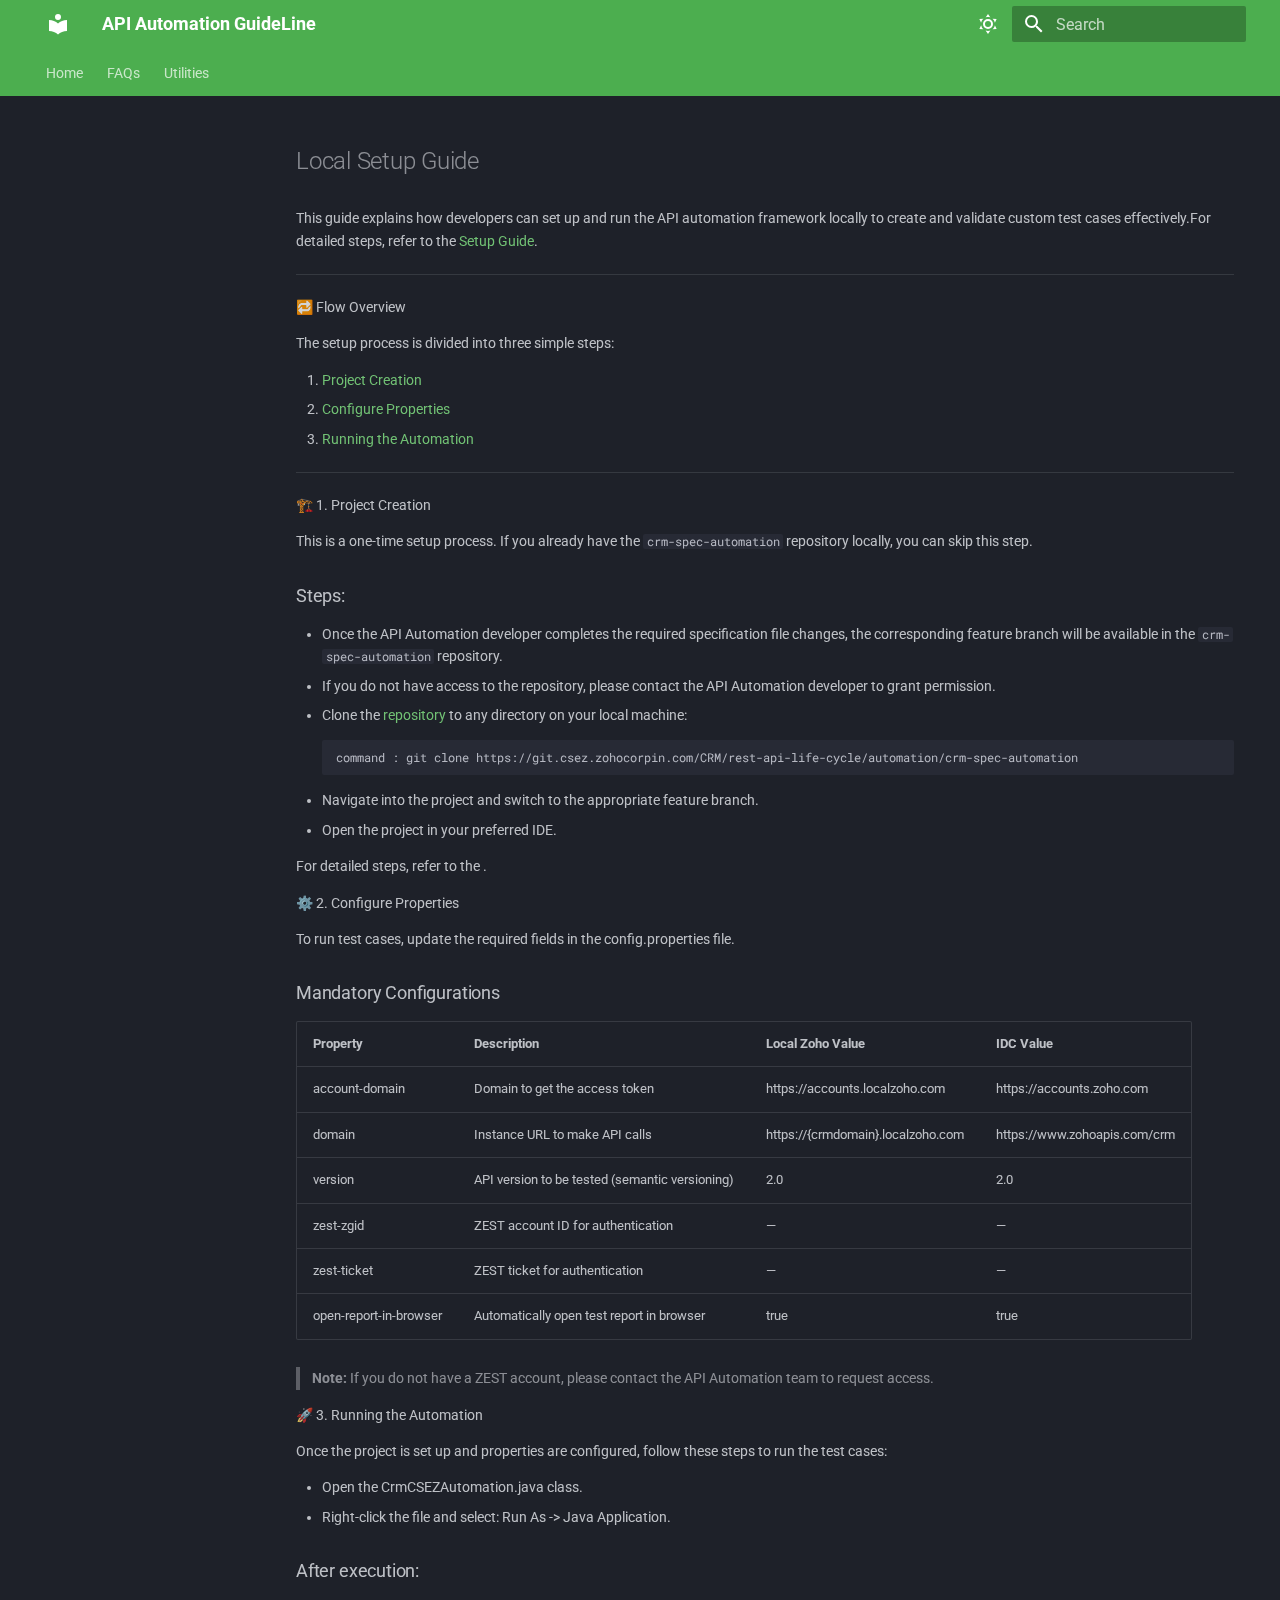
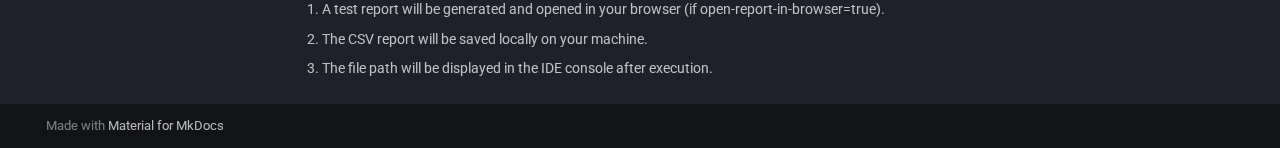
<file: setup/local-setup/index.html>
<!doctype html>
<html lang="en" class="no-js">
  <head>
    
      <meta charset="utf-8">
      <meta name="viewport" content="width=device-width,initial-scale=1">
      
        <meta name="description" content="A comprehensive guide for API automation best practices and tools.">
      
      
        <meta name="author" content="sivaranja">
      
      
      
      
      
      <link rel="icon" href="../../assets/images/favicon.png">
      <meta name="generator" content="mkdocs-1.6.1, mkdocs-material-9.6.15">
    
    
      
        <title>Local Setup Guide - API Automation GuideLine</title>
      
    
    
      <link rel="stylesheet" href="../../assets/stylesheets/main.342714a4.min.css">
      
        
        <link rel="stylesheet" href="../../assets/stylesheets/palette.06af60db.min.css">
      
      


    
    
      
    
    
      
        
        
        <link rel="preconnect" href="https://fonts.gstatic.com" crossorigin>
        <link rel="stylesheet" href="https://fonts.googleapis.com/css?family=Roboto:300,300i,400,400i,700,700i%7CRoboto+Mono:400,400i,700,700i&display=fallback">
        <style>:root{--md-text-font:"Roboto";--md-code-font:"Roboto Mono"}</style>
      
    
    
      <link rel="stylesheet" href="../../stylesheets/custom.css">
    
    <script>__md_scope=new URL("../..",location),__md_hash=e=>[...e].reduce(((e,_)=>(e<<5)-e+_.charCodeAt(0)),0),__md_get=(e,_=localStorage,t=__md_scope)=>JSON.parse(_.getItem(t.pathname+"."+e)),__md_set=(e,_,t=localStorage,a=__md_scope)=>{try{t.setItem(a.pathname+"."+e,JSON.stringify(_))}catch(e){}}</script>
    
      

    
    
    
  </head>
  
  
    
    
      
    
    
    
    
    <body dir="ltr" data-md-color-scheme="slate" data-md-color-primary="green" data-md-color-accent="deep-purple">
  
    
    <input class="md-toggle" data-md-toggle="drawer" type="checkbox" id="__drawer" autocomplete="off">
    <input class="md-toggle" data-md-toggle="search" type="checkbox" id="__search" autocomplete="off">
    <label class="md-overlay" for="__drawer"></label>
    <div data-md-component="skip">
      
        
        <a href="#local-setup-guide" class="md-skip">
          Skip to content
        </a>
      
    </div>
    <div data-md-component="announce">
      
    </div>
    
    
      

<header class="md-header" data-md-component="header">
  <nav class="md-header__inner md-grid" aria-label="Header">
    <a href="../.." title="API Automation GuideLine" class="md-header__button md-logo" aria-label="API Automation GuideLine" data-md-component="logo">
      
  
  <svg xmlns="http://www.w3.org/2000/svg" viewBox="0 0 24 24"><path d="M12 8a3 3 0 0 0 3-3 3 3 0 0 0-3-3 3 3 0 0 0-3 3 3 3 0 0 0 3 3m0 3.54C9.64 9.35 6.5 8 3 8v11c3.5 0 6.64 1.35 9 3.54 2.36-2.19 5.5-3.54 9-3.54V8c-3.5 0-6.64 1.35-9 3.54"/></svg>

    </a>
    <label class="md-header__button md-icon" for="__drawer">
      
      <svg xmlns="http://www.w3.org/2000/svg" viewBox="0 0 24 24"><path d="M3 6h18v2H3zm0 5h18v2H3zm0 5h18v2H3z"/></svg>
    </label>
    <div class="md-header__title" data-md-component="header-title">
      <div class="md-header__ellipsis">
        <div class="md-header__topic">
          <span class="md-ellipsis">
            API Automation GuideLine
          </span>
        </div>
        <div class="md-header__topic" data-md-component="header-topic">
          <span class="md-ellipsis">
            
              Local Setup Guide
            
          </span>
        </div>
      </div>
    </div>
    
      
        <form class="md-header__option" data-md-component="palette">
  
    
    
    
    <input class="md-option" data-md-color-media="" data-md-color-scheme="slate" data-md-color-primary="green" data-md-color-accent="deep-purple"  aria-label="Dark mode"  type="radio" name="__palette" id="__palette_0">
    
      <label class="md-header__button md-icon" title="Dark mode" for="__palette_1" hidden>
        <svg xmlns="http://www.w3.org/2000/svg" viewBox="0 0 24 24"><path d="M12 7a5 5 0 0 1 5 5 5 5 0 0 1-5 5 5 5 0 0 1-5-5 5 5 0 0 1 5-5m0 2a3 3 0 0 0-3 3 3 3 0 0 0 3 3 3 3 0 0 0 3-3 3 3 0 0 0-3-3m0-7 2.39 3.42C13.65 5.15 12.84 5 12 5s-1.65.15-2.39.42zM3.34 7l4.16-.35A7.2 7.2 0 0 0 5.94 8.5c-.44.74-.69 1.5-.83 2.29zm.02 10 1.76-3.77a7.131 7.131 0 0 0 2.38 4.14zM20.65 7l-1.77 3.79a7.02 7.02 0 0 0-2.38-4.15zm-.01 10-4.14.36c.59-.51 1.12-1.14 1.54-1.86.42-.73.69-1.5.83-2.29zM12 22l-2.41-3.44c.74.27 1.55.44 2.41.44.82 0 1.63-.17 2.37-.44z"/></svg>
      </label>
    
  
    
    
    
    <input class="md-option" data-md-color-media="" data-md-color-scheme="default" data-md-color-primary="blue" data-md-color-accent="deep-orange"  aria-label="Light mode"  type="radio" name="__palette" id="__palette_1">
    
      <label class="md-header__button md-icon" title="Light mode" for="__palette_0" hidden>
        <svg xmlns="http://www.w3.org/2000/svg" viewBox="0 0 24 24"><path d="m17.75 4.09-2.53 1.94.91 3.06-2.63-1.81-2.63 1.81.91-3.06-2.53-1.94L12.44 4l1.06-3 1.06 3zm3.5 6.91-1.64 1.25.59 1.98-1.7-1.17-1.7 1.17.59-1.98L15.75 11l2.06-.05L18.5 9l.69 1.95zm-2.28 4.95c.83-.08 1.72 1.1 1.19 1.85-.32.45-.66.87-1.08 1.27C15.17 23 8.84 23 4.94 19.07c-3.91-3.9-3.91-10.24 0-14.14.4-.4.82-.76 1.27-1.08.75-.53 1.93.36 1.85 1.19-.27 2.86.69 5.83 2.89 8.02a9.96 9.96 0 0 0 8.02 2.89m-1.64 2.02a12.08 12.08 0 0 1-7.8-3.47c-2.17-2.19-3.33-5-3.49-7.82-2.81 3.14-2.7 7.96.31 10.98 3.02 3.01 7.84 3.12 10.98.31"/></svg>
      </label>
    
  
</form>
      
    
    
      <script>var palette=__md_get("__palette");if(palette&&palette.color){if("(prefers-color-scheme)"===palette.color.media){var media=matchMedia("(prefers-color-scheme: light)"),input=document.querySelector(media.matches?"[data-md-color-media='(prefers-color-scheme: light)']":"[data-md-color-media='(prefers-color-scheme: dark)']");palette.color.media=input.getAttribute("data-md-color-media"),palette.color.scheme=input.getAttribute("data-md-color-scheme"),palette.color.primary=input.getAttribute("data-md-color-primary"),palette.color.accent=input.getAttribute("data-md-color-accent")}for(var[key,value]of Object.entries(palette.color))document.body.setAttribute("data-md-color-"+key,value)}</script>
    
    
    
      
      
        <label class="md-header__button md-icon" for="__search">
          
          <svg xmlns="http://www.w3.org/2000/svg" viewBox="0 0 24 24"><path d="M9.5 3A6.5 6.5 0 0 1 16 9.5c0 1.61-.59 3.09-1.56 4.23l.27.27h.79l5 5-1.5 1.5-5-5v-.79l-.27-.27A6.52 6.52 0 0 1 9.5 16 6.5 6.5 0 0 1 3 9.5 6.5 6.5 0 0 1 9.5 3m0 2C7 5 5 7 5 9.5S7 14 9.5 14 14 12 14 9.5 12 5 9.5 5"/></svg>
        </label>
        <div class="md-search" data-md-component="search" role="dialog">
  <label class="md-search__overlay" for="__search"></label>
  <div class="md-search__inner" role="search">
    <form class="md-search__form" name="search">
      <input type="text" class="md-search__input" name="query" aria-label="Search" placeholder="Search" autocapitalize="off" autocorrect="off" autocomplete="off" spellcheck="false" data-md-component="search-query" required>
      <label class="md-search__icon md-icon" for="__search">
        
        <svg xmlns="http://www.w3.org/2000/svg" viewBox="0 0 24 24"><path d="M9.5 3A6.5 6.5 0 0 1 16 9.5c0 1.61-.59 3.09-1.56 4.23l.27.27h.79l5 5-1.5 1.5-5-5v-.79l-.27-.27A6.52 6.52 0 0 1 9.5 16 6.5 6.5 0 0 1 3 9.5 6.5 6.5 0 0 1 9.5 3m0 2C7 5 5 7 5 9.5S7 14 9.5 14 14 12 14 9.5 12 5 9.5 5"/></svg>
        
        <svg xmlns="http://www.w3.org/2000/svg" viewBox="0 0 24 24"><path d="M20 11v2H8l5.5 5.5-1.42 1.42L4.16 12l7.92-7.92L13.5 5.5 8 11z"/></svg>
      </label>
      <nav class="md-search__options" aria-label="Search">
        
        <button type="reset" class="md-search__icon md-icon" title="Clear" aria-label="Clear" tabindex="-1">
          
          <svg xmlns="http://www.w3.org/2000/svg" viewBox="0 0 24 24"><path d="M19 6.41 17.59 5 12 10.59 6.41 5 5 6.41 10.59 12 5 17.59 6.41 19 12 13.41 17.59 19 19 17.59 13.41 12z"/></svg>
        </button>
      </nav>
      
    </form>
    <div class="md-search__output">
      <div class="md-search__scrollwrap" tabindex="0" data-md-scrollfix>
        <div class="md-search-result" data-md-component="search-result">
          <div class="md-search-result__meta">
            Initializing search
          </div>
          <ol class="md-search-result__list" role="presentation"></ol>
        </div>
      </div>
    </div>
  </div>
</div>
      
    
    
  </nav>
  
</header>
    
    <div class="md-container" data-md-component="container">
      
      
        
          
            
<nav class="md-tabs" aria-label="Tabs" data-md-component="tabs">
  <div class="md-grid">
    <ul class="md-tabs__list">
      
        
  
  
  
  
    <li class="md-tabs__item">
      <a href="../.." class="md-tabs__link">
        
  
  
    
  
  Home

      </a>
    </li>
  

      
        
  
  
  
  
    <li class="md-tabs__item">
      <a href="../../faq/troubleshooting/" class="md-tabs__link">
        
  
  
    
  
  FAQs

      </a>
    </li>
  

      
        
  
  
  
  
    <li class="md-tabs__item">
      <a href="../../utils/utils_documentation/" class="md-tabs__link">
        
  
  
    
  
  Utilities

      </a>
    </li>
  

      
    </ul>
  </div>
</nav>
          
        
      
      <main class="md-main" data-md-component="main">
        <div class="md-main__inner md-grid">
          
            
              
              <div class="md-sidebar md-sidebar--primary" data-md-component="sidebar" data-md-type="navigation" >
                <div class="md-sidebar__scrollwrap">
                  <div class="md-sidebar__inner">
                    


  


  

<nav class="md-nav md-nav--primary md-nav--lifted md-nav--integrated" aria-label="Navigation" data-md-level="0">
  <label class="md-nav__title" for="__drawer">
    <a href="../.." title="API Automation GuideLine" class="md-nav__button md-logo" aria-label="API Automation GuideLine" data-md-component="logo">
      
  
  <svg xmlns="http://www.w3.org/2000/svg" viewBox="0 0 24 24"><path d="M12 8a3 3 0 0 0 3-3 3 3 0 0 0-3-3 3 3 0 0 0-3 3 3 3 0 0 0 3 3m0 3.54C9.64 9.35 6.5 8 3 8v11c3.5 0 6.64 1.35 9 3.54 2.36-2.19 5.5-3.54 9-3.54V8c-3.5 0-6.64 1.35-9 3.54"/></svg>

    </a>
    API Automation GuideLine
  </label>
  
  <ul class="md-nav__list" data-md-scrollfix>
    
      
      
  
  
  
  
    <li class="md-nav__item">
      <a href="../.." class="md-nav__link">
        
  
  
  <span class="md-ellipsis">
    Home
    
  </span>
  

      </a>
    </li>
  

    
      
      
  
  
  
  
    <li class="md-nav__item">
      <a href="../../faq/troubleshooting/" class="md-nav__link">
        
  
  
  <span class="md-ellipsis">
    FAQs
    
  </span>
  

      </a>
    </li>
  

    
      
      
  
  
  
  
    <li class="md-nav__item">
      <a href="../../utils/utils_documentation/" class="md-nav__link">
        
  
  
  <span class="md-ellipsis">
    Utilities
    
  </span>
  

      </a>
    </li>
  

    
  </ul>
</nav>
                  </div>
                </div>
              </div>
            
            
          
          
            <div class="md-content" data-md-component="content">
              <article class="md-content__inner md-typeset">
                
                  



<h1 id="local-setup-guide">Local Setup Guide</h1>
<p>This guide explains how developers can set up and run the API automation framework locally to create and validate custom test cases effectively.For detailed steps, refer to the <a href="https://writer.zoho.com/writer/open/6r39c736fd41bdb3645f184660581f36bac13" target="_blank">Setup Guide</a>.</p>
<hr />
<p>🔁 Flow Overview</p>
<p>The setup process is divided into three simple steps:</p>
<ol>
<li><a href="#1-project-creation">Project Creation</a></li>
<li><a href="#2-configure-properties">Configure Properties</a></li>
<li><a href="#3-running-the-automation">Running the Automation</a></li>
</ol>
<hr />
<p>🏗️ 1. Project Creation</p>
<p>This is a one-time setup process. If you already have the <code>crm-spec-automation</code> repository locally, you can skip this step.</p>
<h3 id="steps">Steps:</h3>
<ul>
<li>Once the API Automation developer completes the required specification file changes, the corresponding feature branch will be available in the <code>crm-spec-automation</code> repository.</li>
<li>If you do not have access to the repository, please contact the API Automation developer to grant permission.</li>
<li>
<p>Clone the <a href="https://git.csez.zohocorpin.com/CRM/rest-api-life-cycle/automation/crm-spec-automation" target="_blank">repository</a> to any directory on your local machine:</p>
<div class="language-text highlight"><pre><span></span><code>command : git clone https://git.csez.zohocorpin.com/CRM/rest-api-life-cycle/automation/crm-spec-automation
</code></pre></div>
</li>
<li>
<p>Navigate into the project and switch to the appropriate feature branch.</p>
</li>
<li>Open the project in your preferred IDE.</li>
</ul>
<p>For detailed steps, refer to the .</p>
<p>⚙️ 2. Configure Properties</p>
<p>To run test cases, update the required fields in the config.properties file.</p>
<h3 id="mandatory-configurations">Mandatory Configurations</h3>
<table>
<thead>
<tr>
<th>Property</th>
<th>Description</th>
<th>Local Zoho Value</th>
<th>IDC Value</th>
</tr>
</thead>
<tbody>
<tr>
<td>account-domain</td>
<td>Domain to get the access token</td>
<td>https://accounts.localzoho.com</td>
<td>https://accounts.zoho.com</td>
</tr>
<tr>
<td>domain</td>
<td>Instance URL to make API calls</td>
<td>https://{crmdomain}.localzoho.com</td>
<td>https://www.zohoapis.com/crm</td>
</tr>
<tr>
<td>version</td>
<td>API version to be tested (semantic versioning)</td>
<td>2.0</td>
<td>2.0</td>
</tr>
<tr>
<td>zest-zgid</td>
<td>ZEST account ID for authentication</td>
<td>—</td>
<td>—</td>
</tr>
<tr>
<td>zest-ticket</td>
<td>ZEST ticket for authentication</td>
<td>—</td>
<td>—</td>
</tr>
<tr>
<td>open-report-in-browser</td>
<td>Automatically open test report in browser</td>
<td>true</td>
<td>true</td>
</tr>
</tbody>
</table>
<blockquote>
<p><strong>Note:</strong> If you do not have a ZEST account, please contact the API Automation team to request access.</p>
</blockquote>
<p>🚀 3. Running the Automation</p>
<p>Once the project is set up and properties are configured, follow these steps to run the test cases:</p>
<ul>
<li>Open the CrmCSEZAutomation.java class. </li>
<li>Right-click the file and select: Run As -&gt; Java Application.</li>
</ul>
<h3 id="after-execution">After execution:</h3>
<ol>
<li>A test report will be generated and opened in your browser (if open-report-in-browser=true).</li>
<li>The CSV report will be saved locally on your machine.</li>
<li>The file path will be displayed in the IDE console after execution.</li>
</ol>












                
              </article>
            </div>
          
          
<script>var target=document.getElementById(location.hash.slice(1));target&&target.name&&(target.checked=target.name.startsWith("__tabbed_"))</script>
        </div>
        
      </main>
      
        <footer class="md-footer">
  
    
  
  <div class="md-footer-meta md-typeset">
    <div class="md-footer-meta__inner md-grid">
      <div class="md-copyright">
  
  
    Made with
    <a href="https://squidfunk.github.io/mkdocs-material/" target="_blank" rel="noopener">
      Material for MkDocs
    </a>
  
</div>
      
    </div>
  </div>
</footer>
      
    </div>
    <div class="md-dialog" data-md-component="dialog">
      <div class="md-dialog__inner md-typeset"></div>
    </div>
    
    
    
      
      <script id="__config" type="application/json">{"base": "../..", "features": ["navigation.tabs", "toc.integrate", "navigation.footer"], "search": "../../assets/javascripts/workers/search.d50fe291.min.js", "tags": null, "translations": {"clipboard.copied": "Copied to clipboard", "clipboard.copy": "Copy to clipboard", "search.result.more.one": "1 more on this page", "search.result.more.other": "# more on this page", "search.result.none": "No matching documents", "search.result.one": "1 matching document", "search.result.other": "# matching documents", "search.result.placeholder": "Type to start searching", "search.result.term.missing": "Missing", "select.version": "Select version"}, "version": null}</script>
    
    
      <script src="../../assets/javascripts/bundle.56ea9cef.min.js"></script>
      
    
  </body>
</html>
</file>
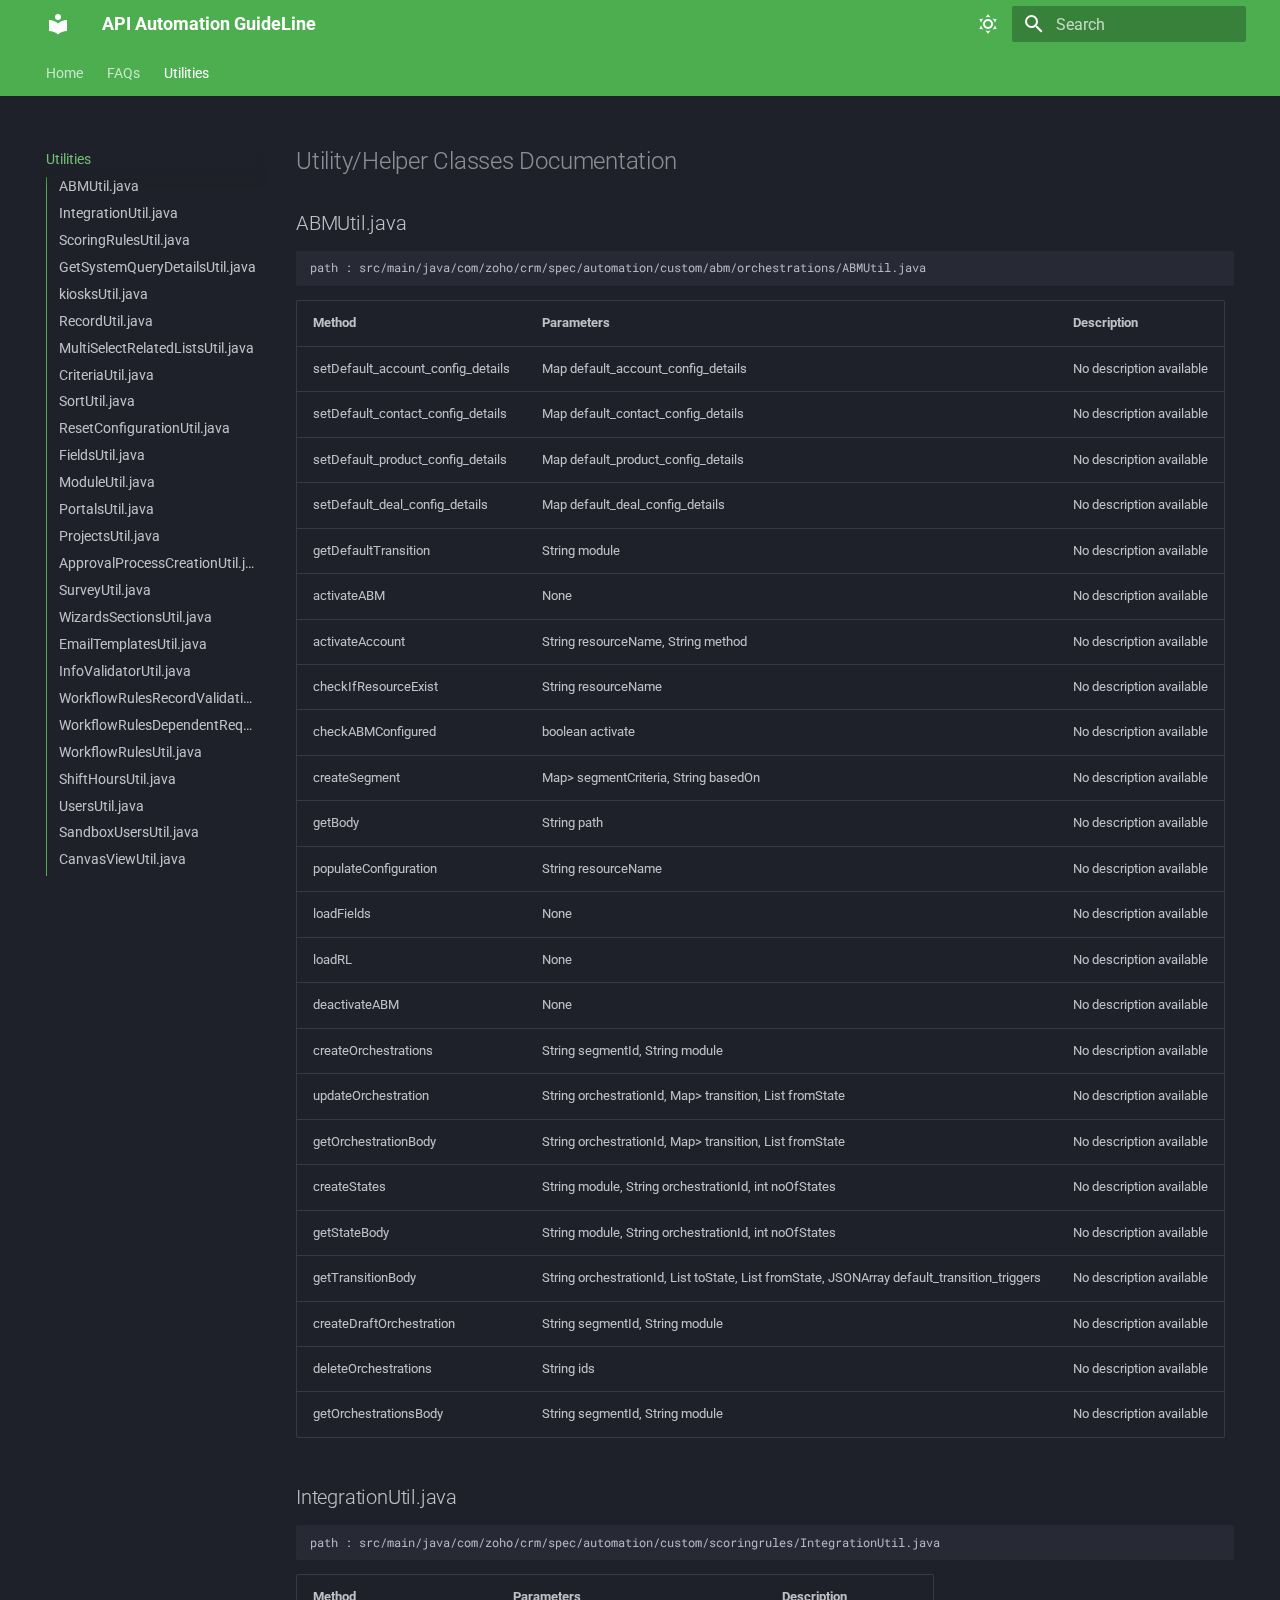
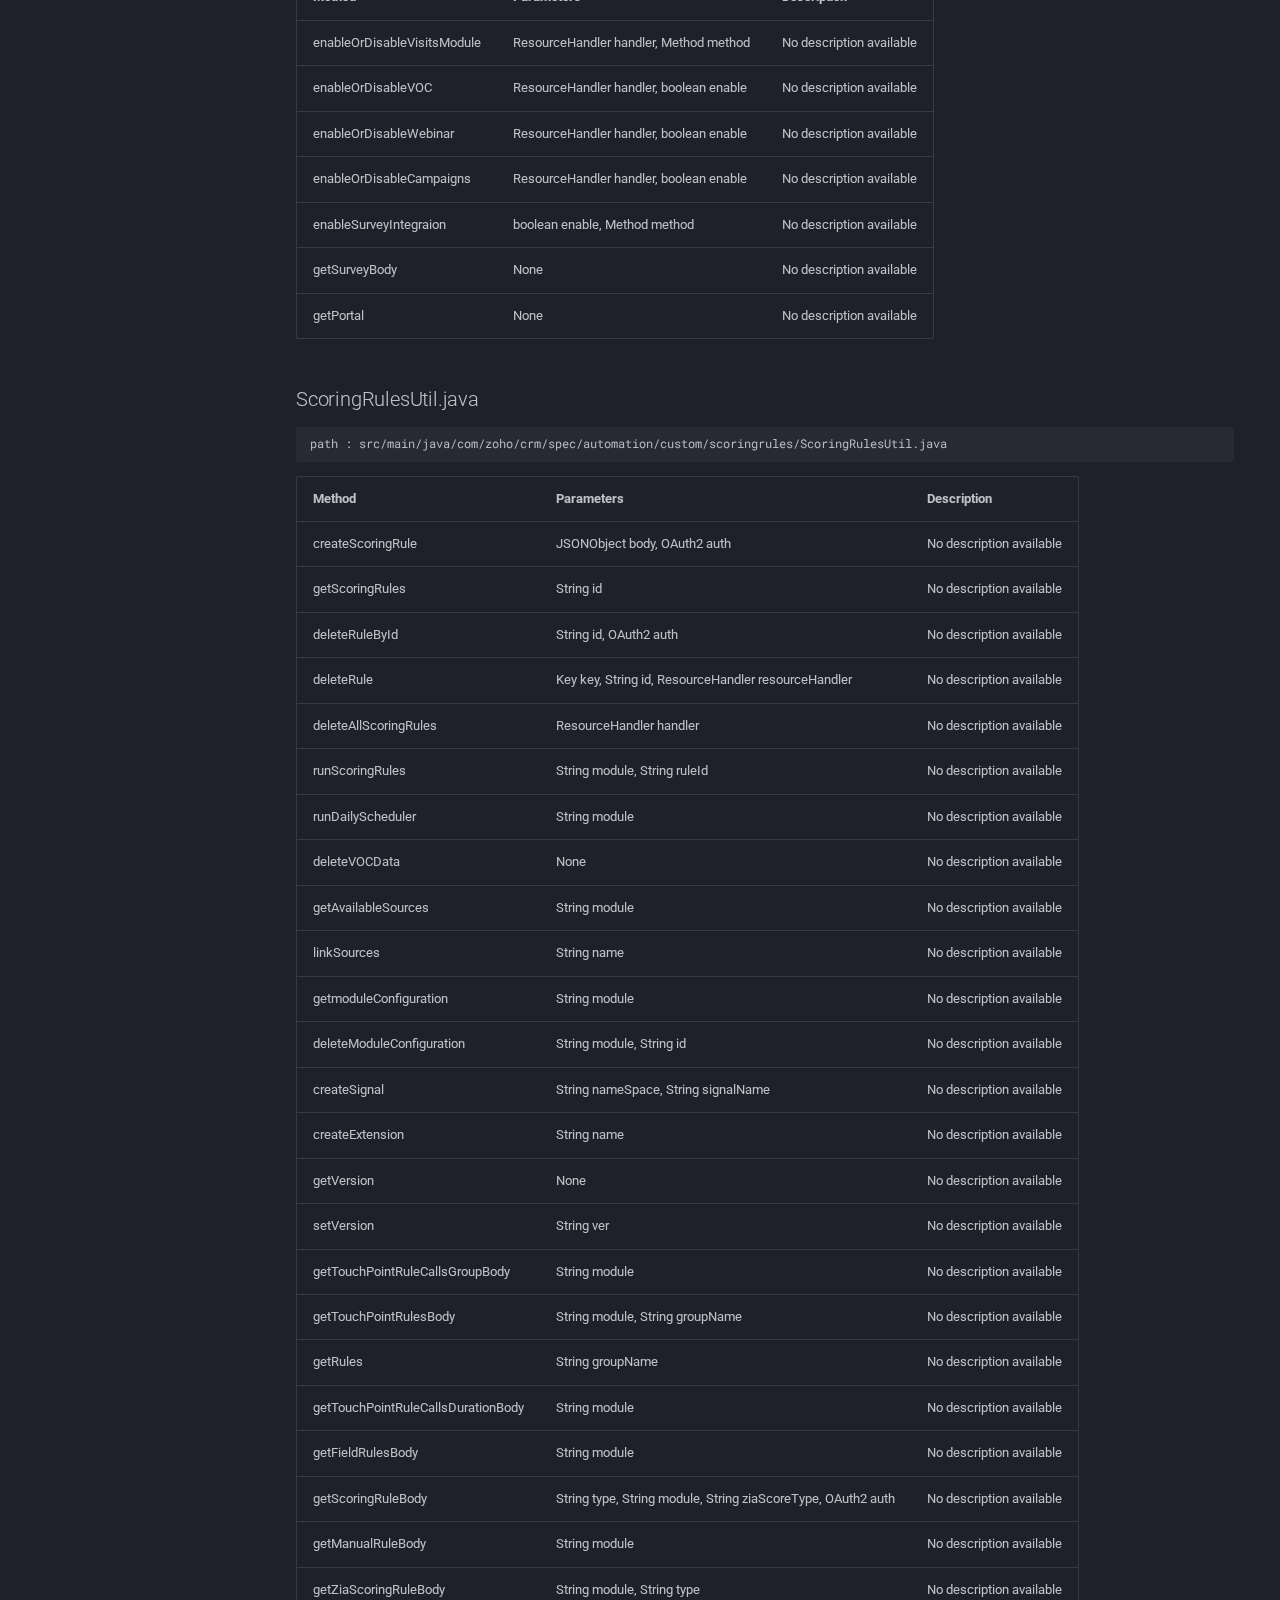
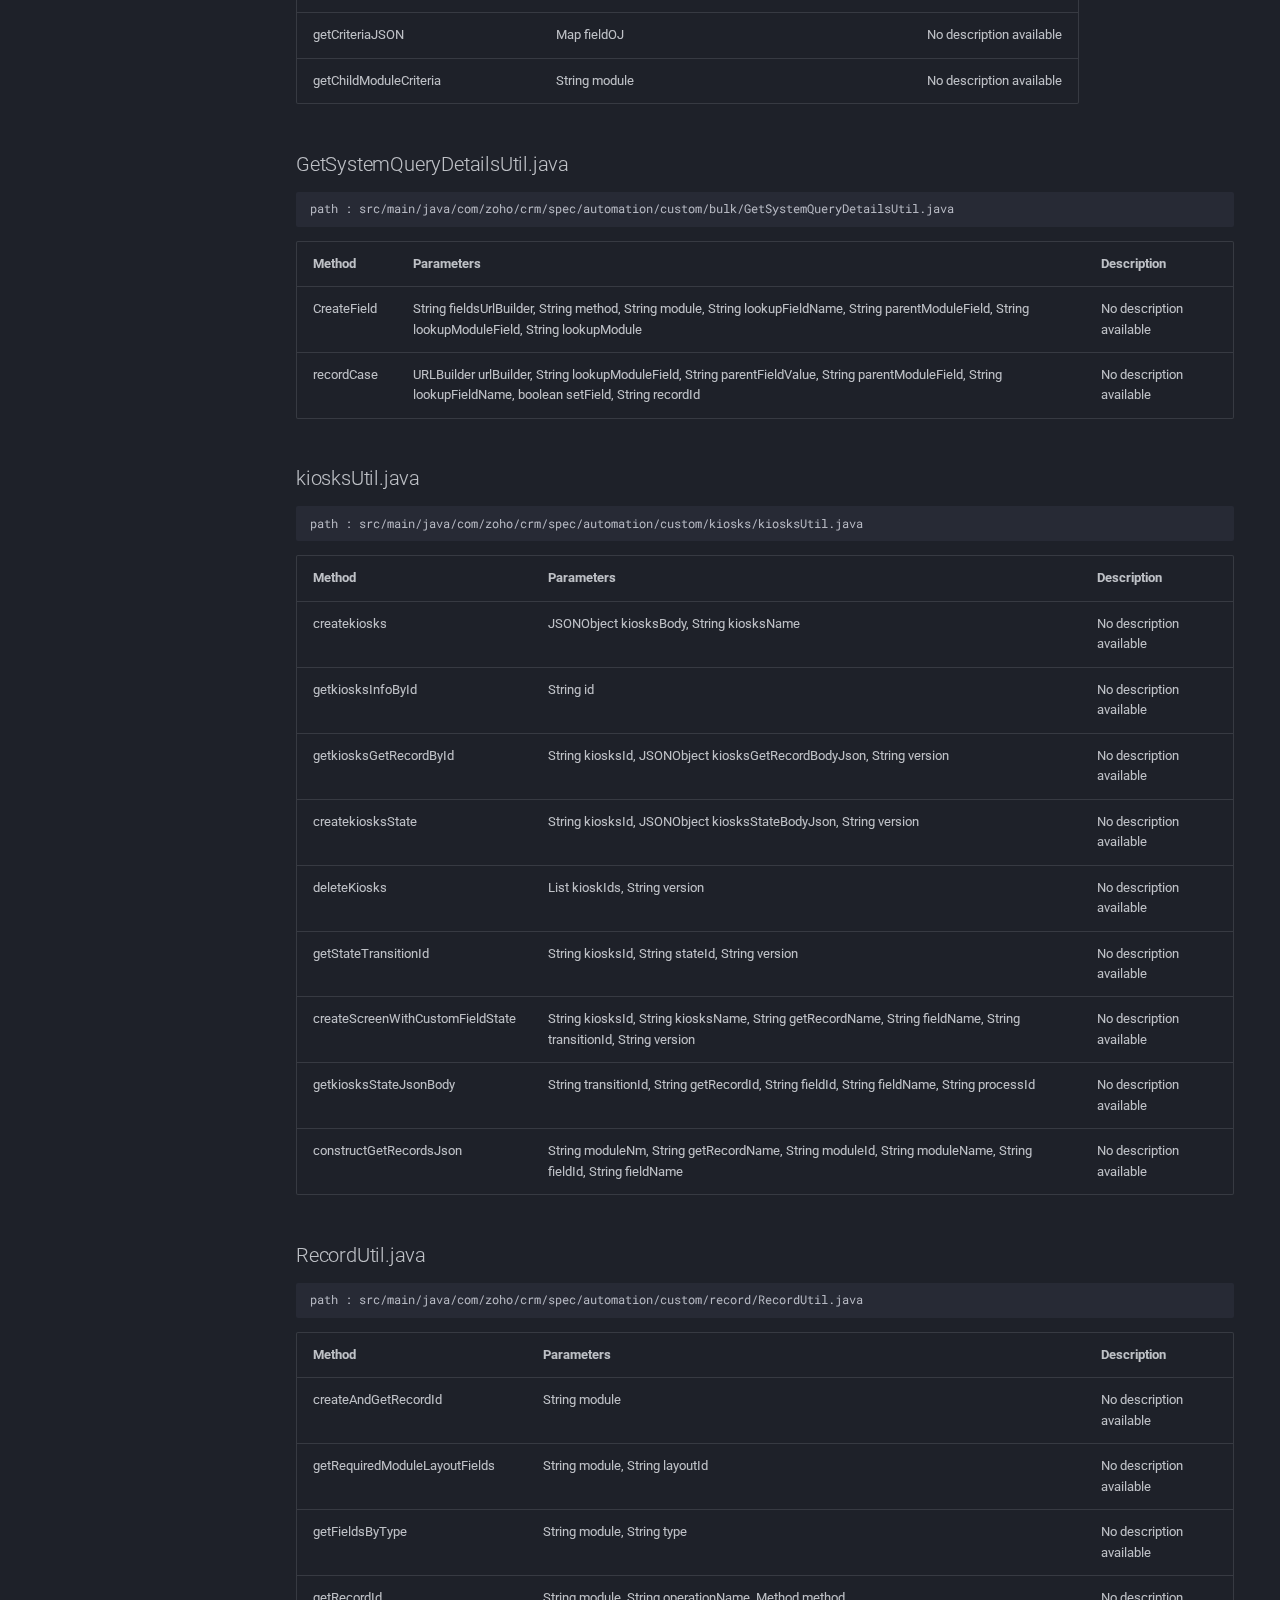
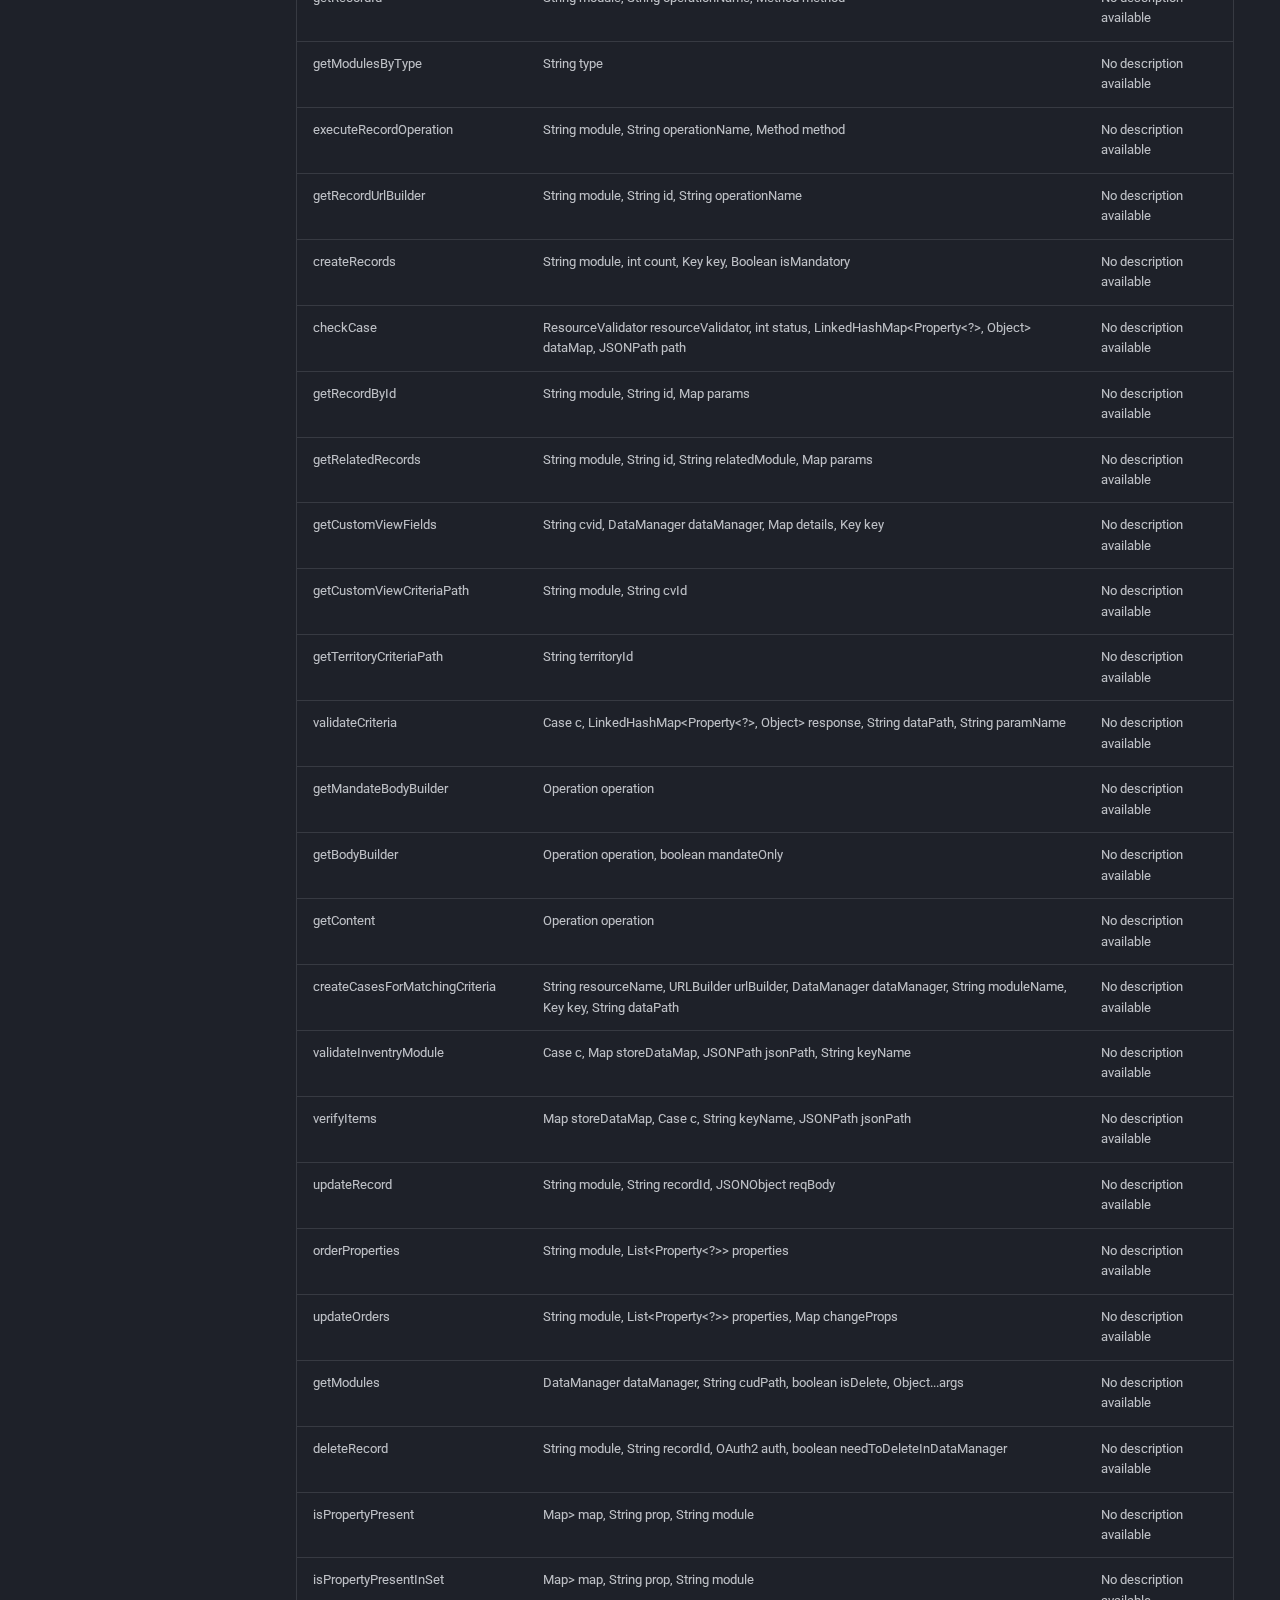
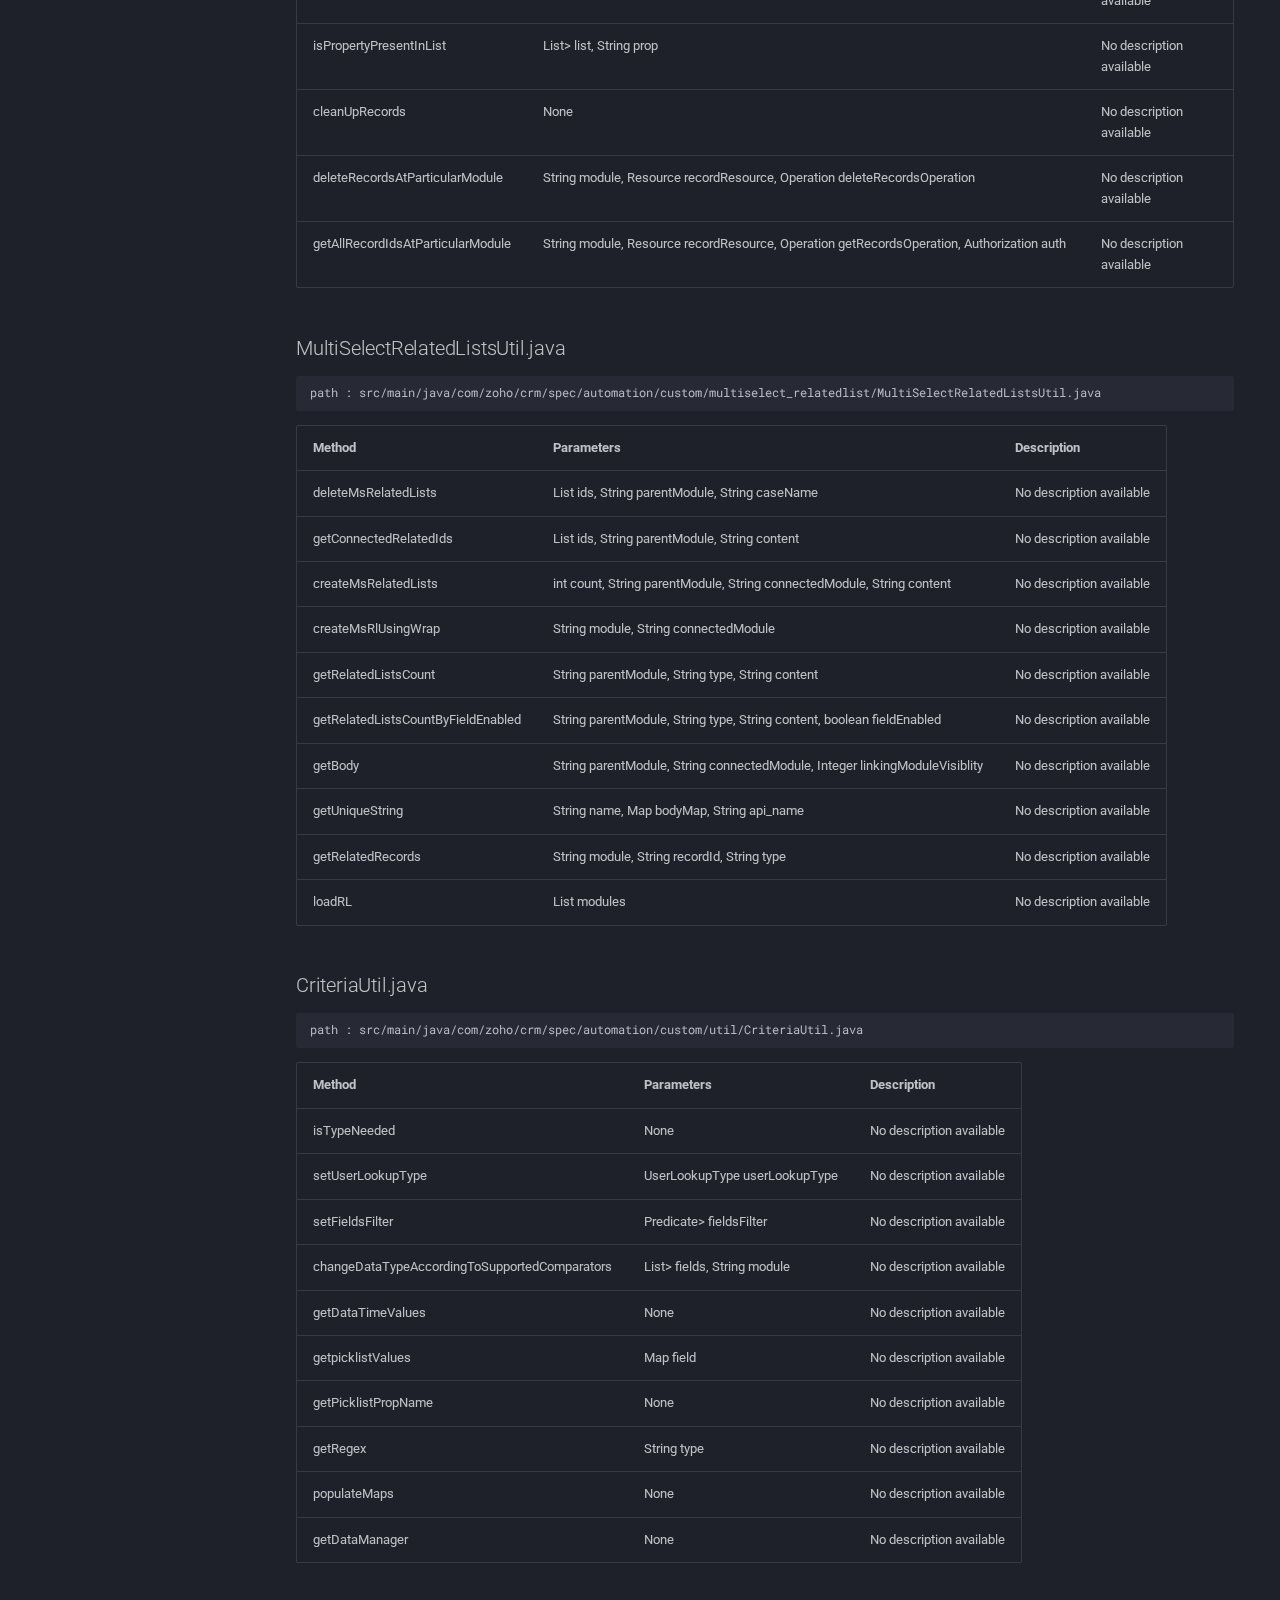
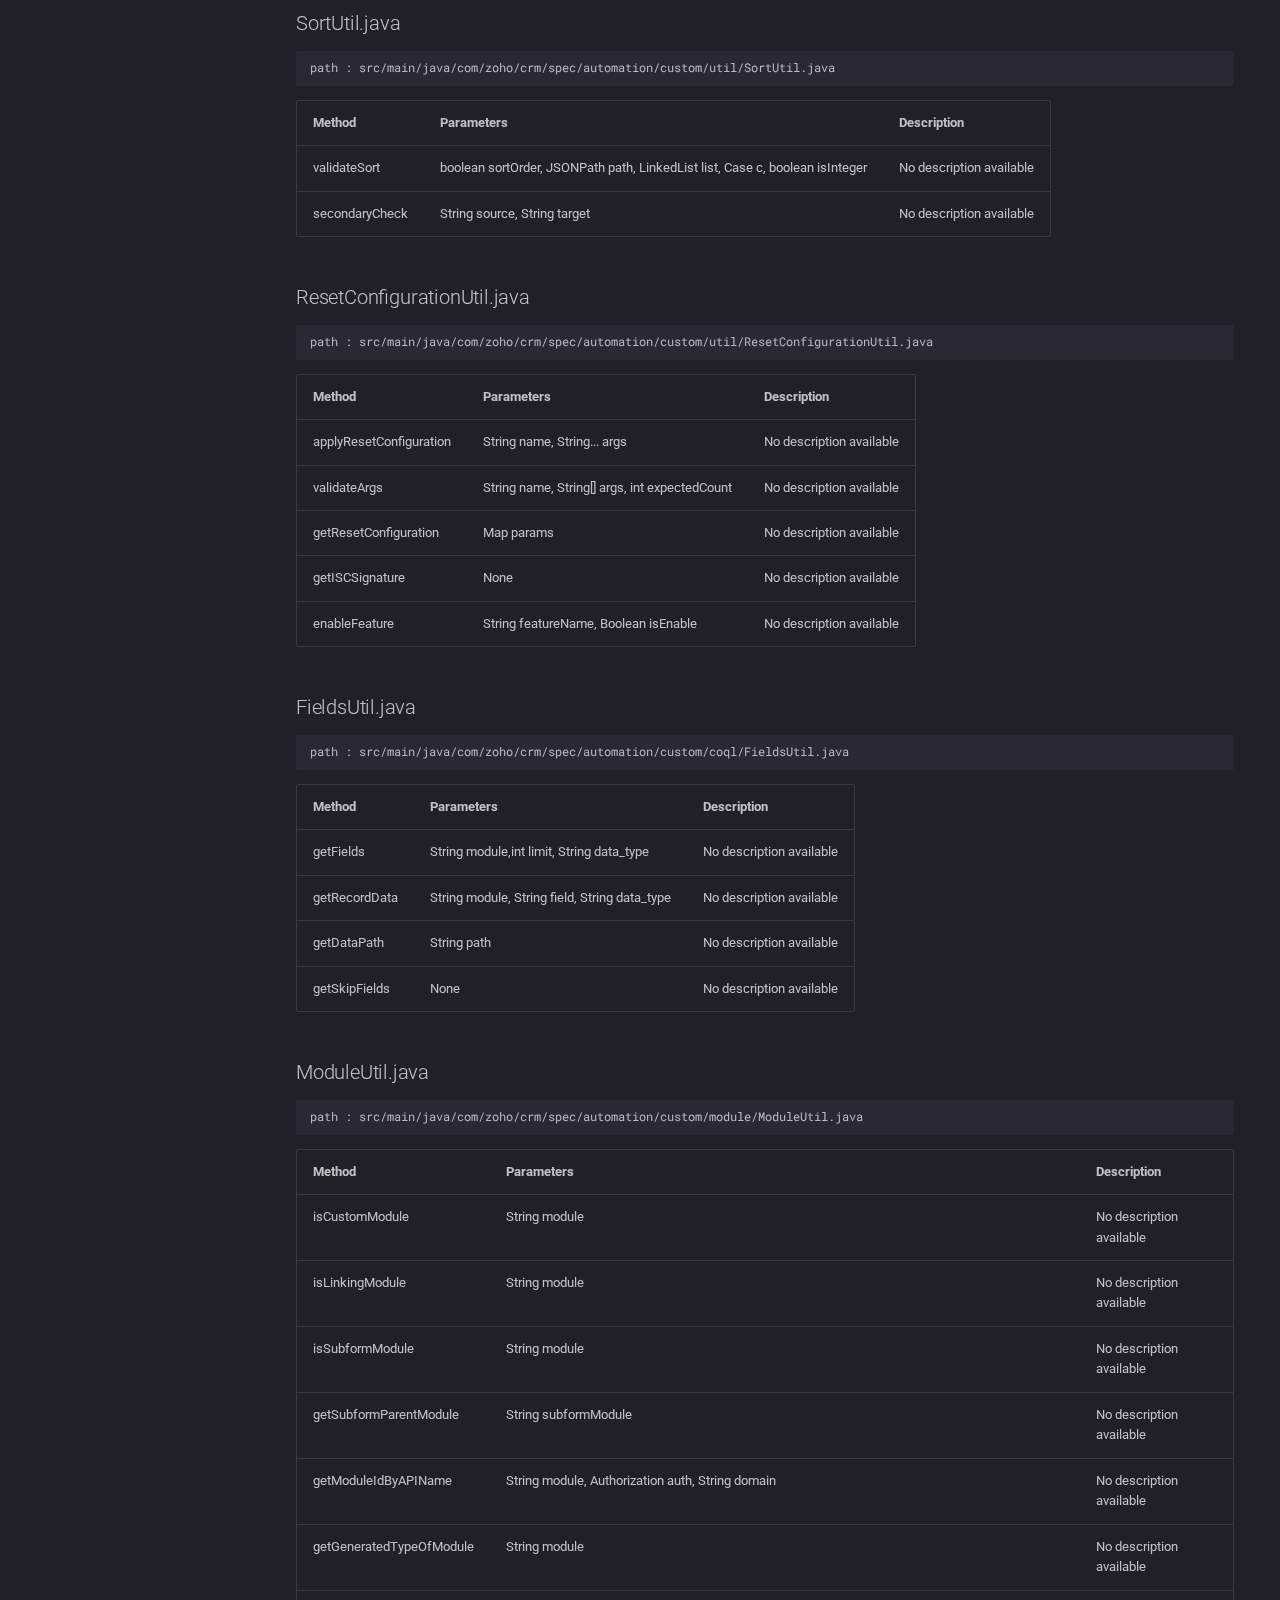
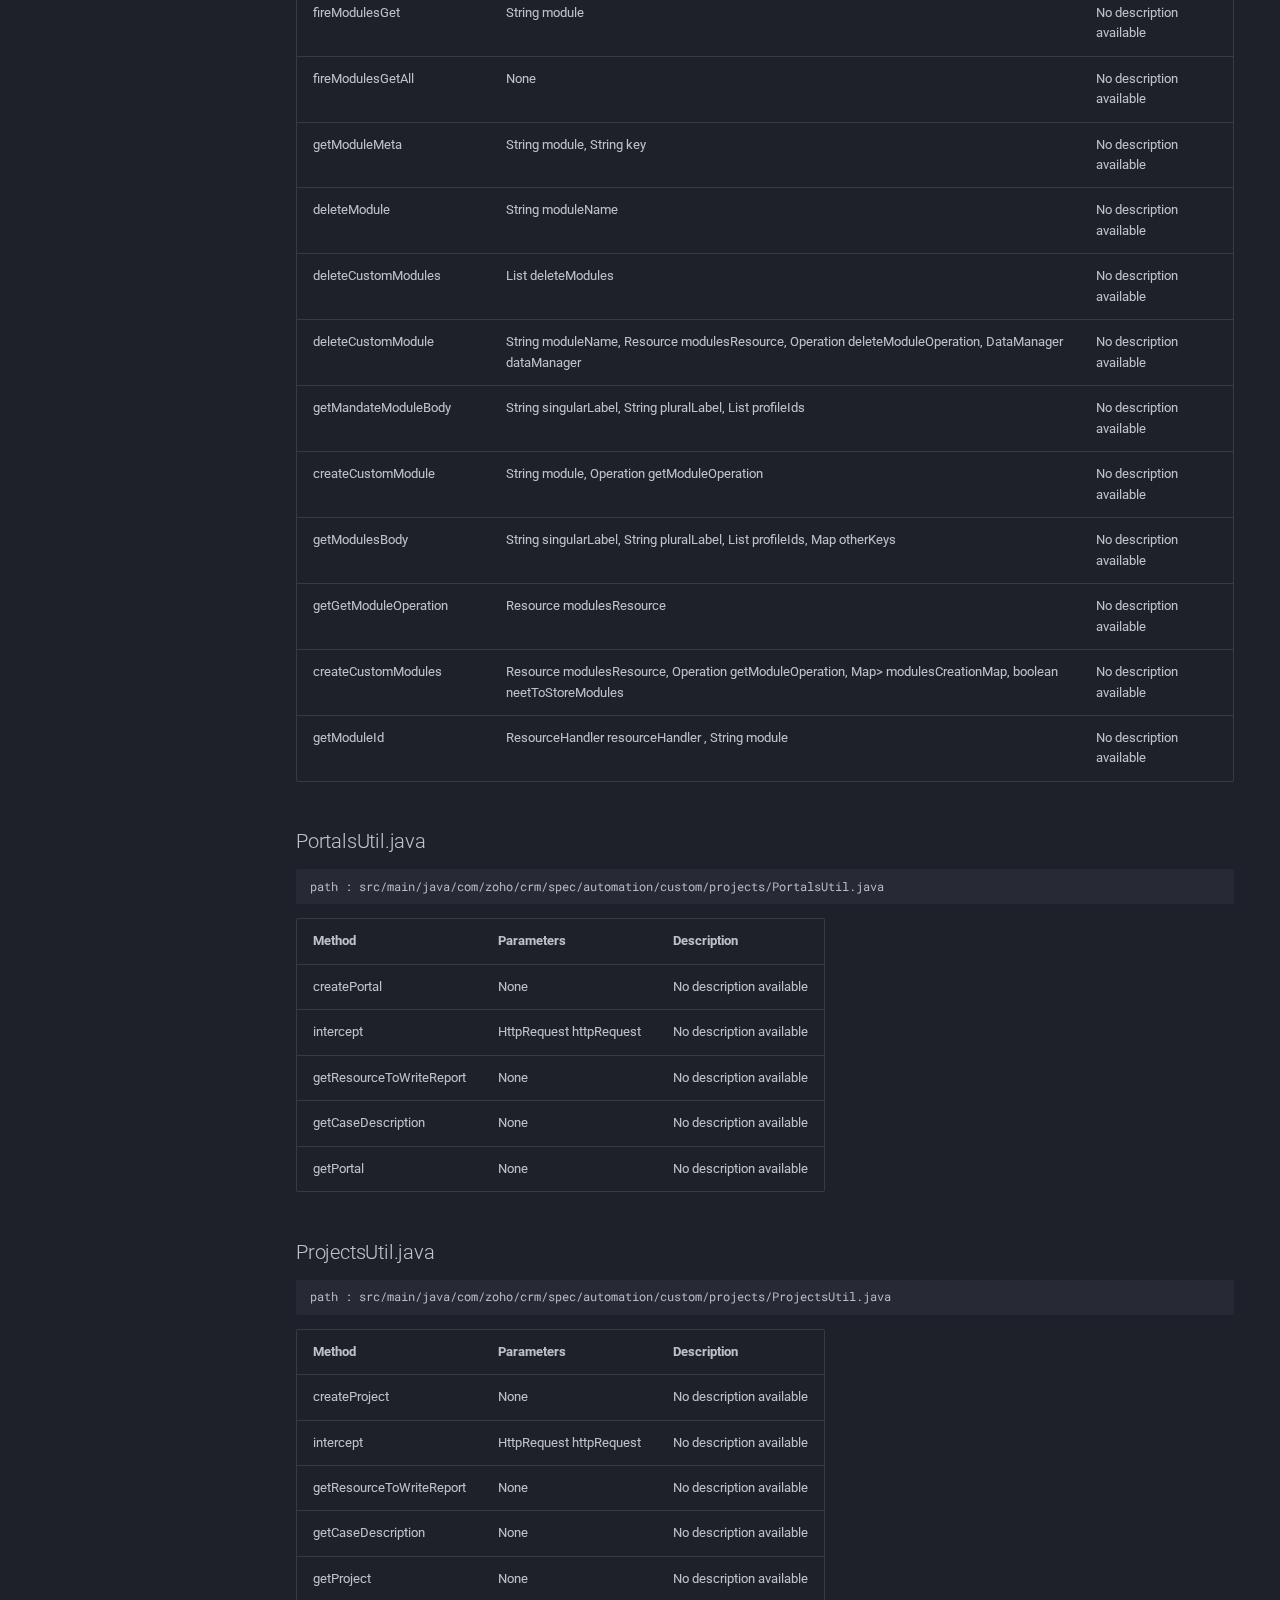
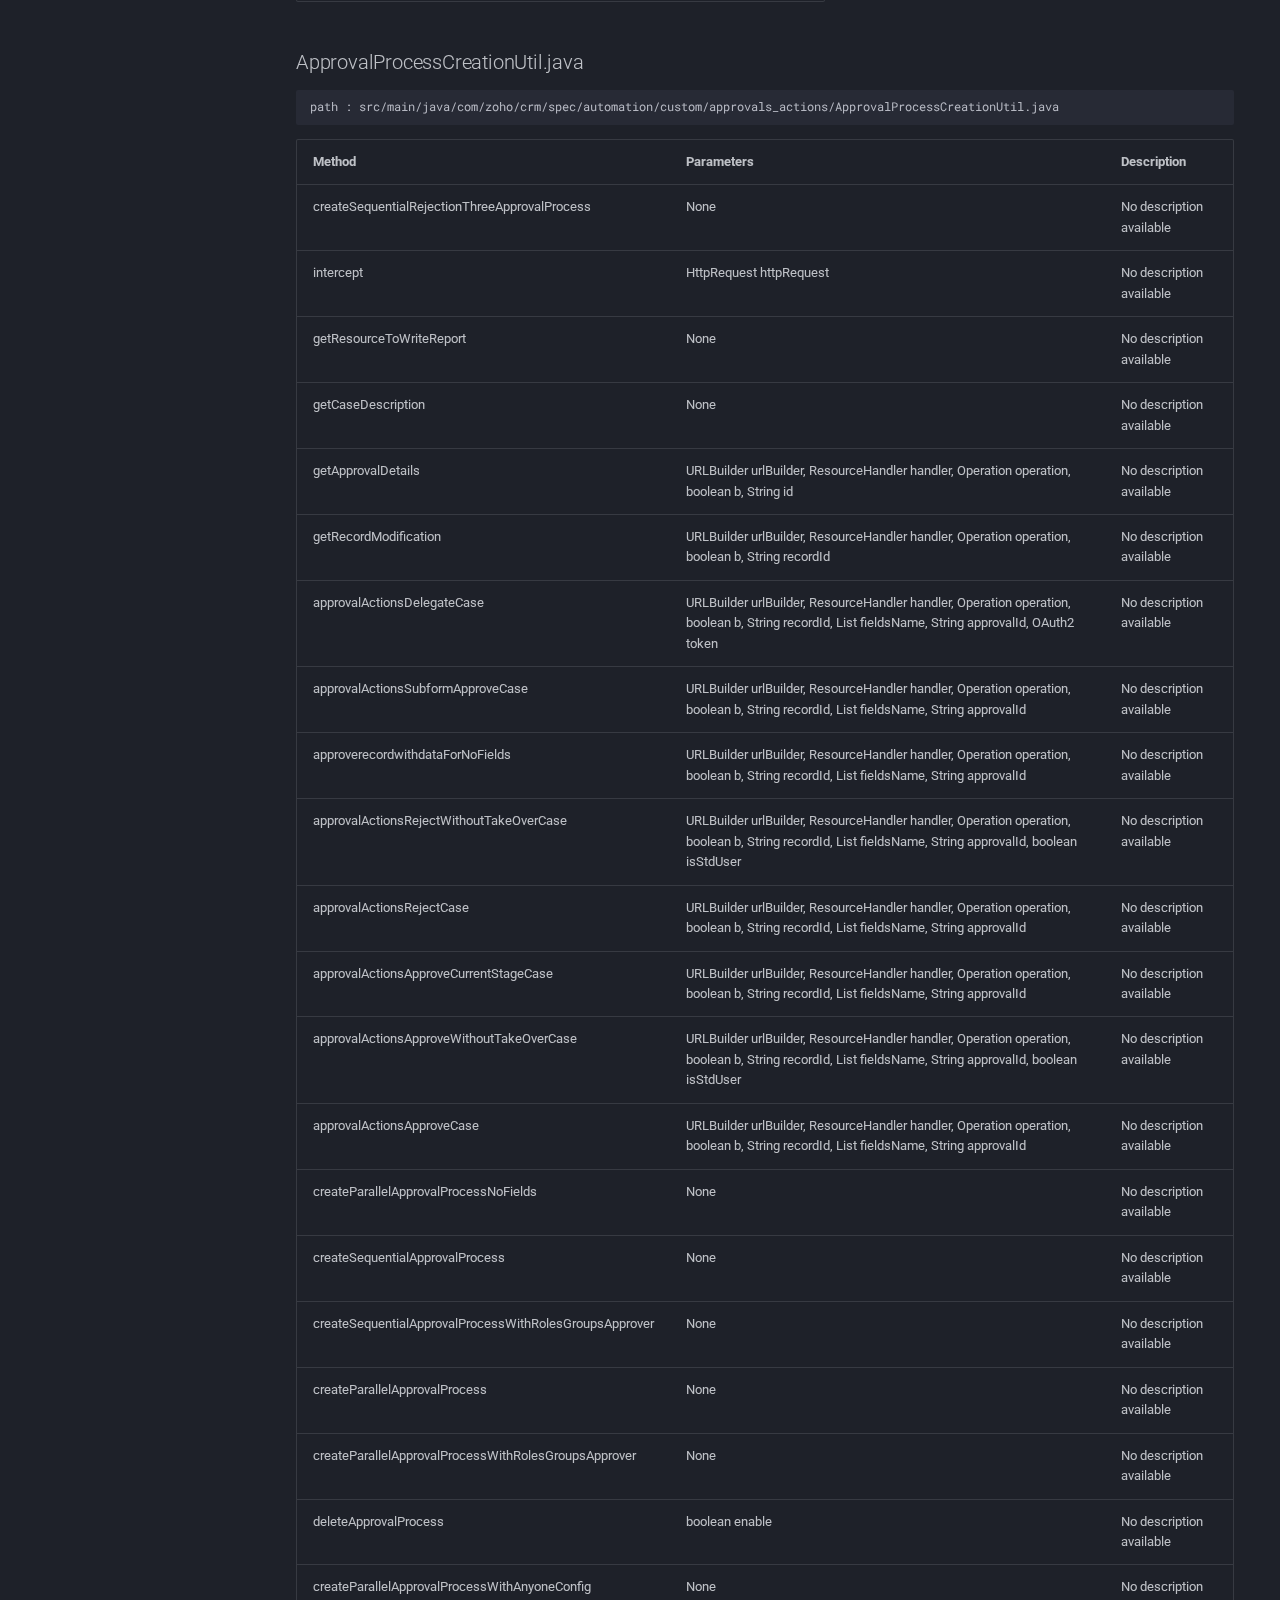
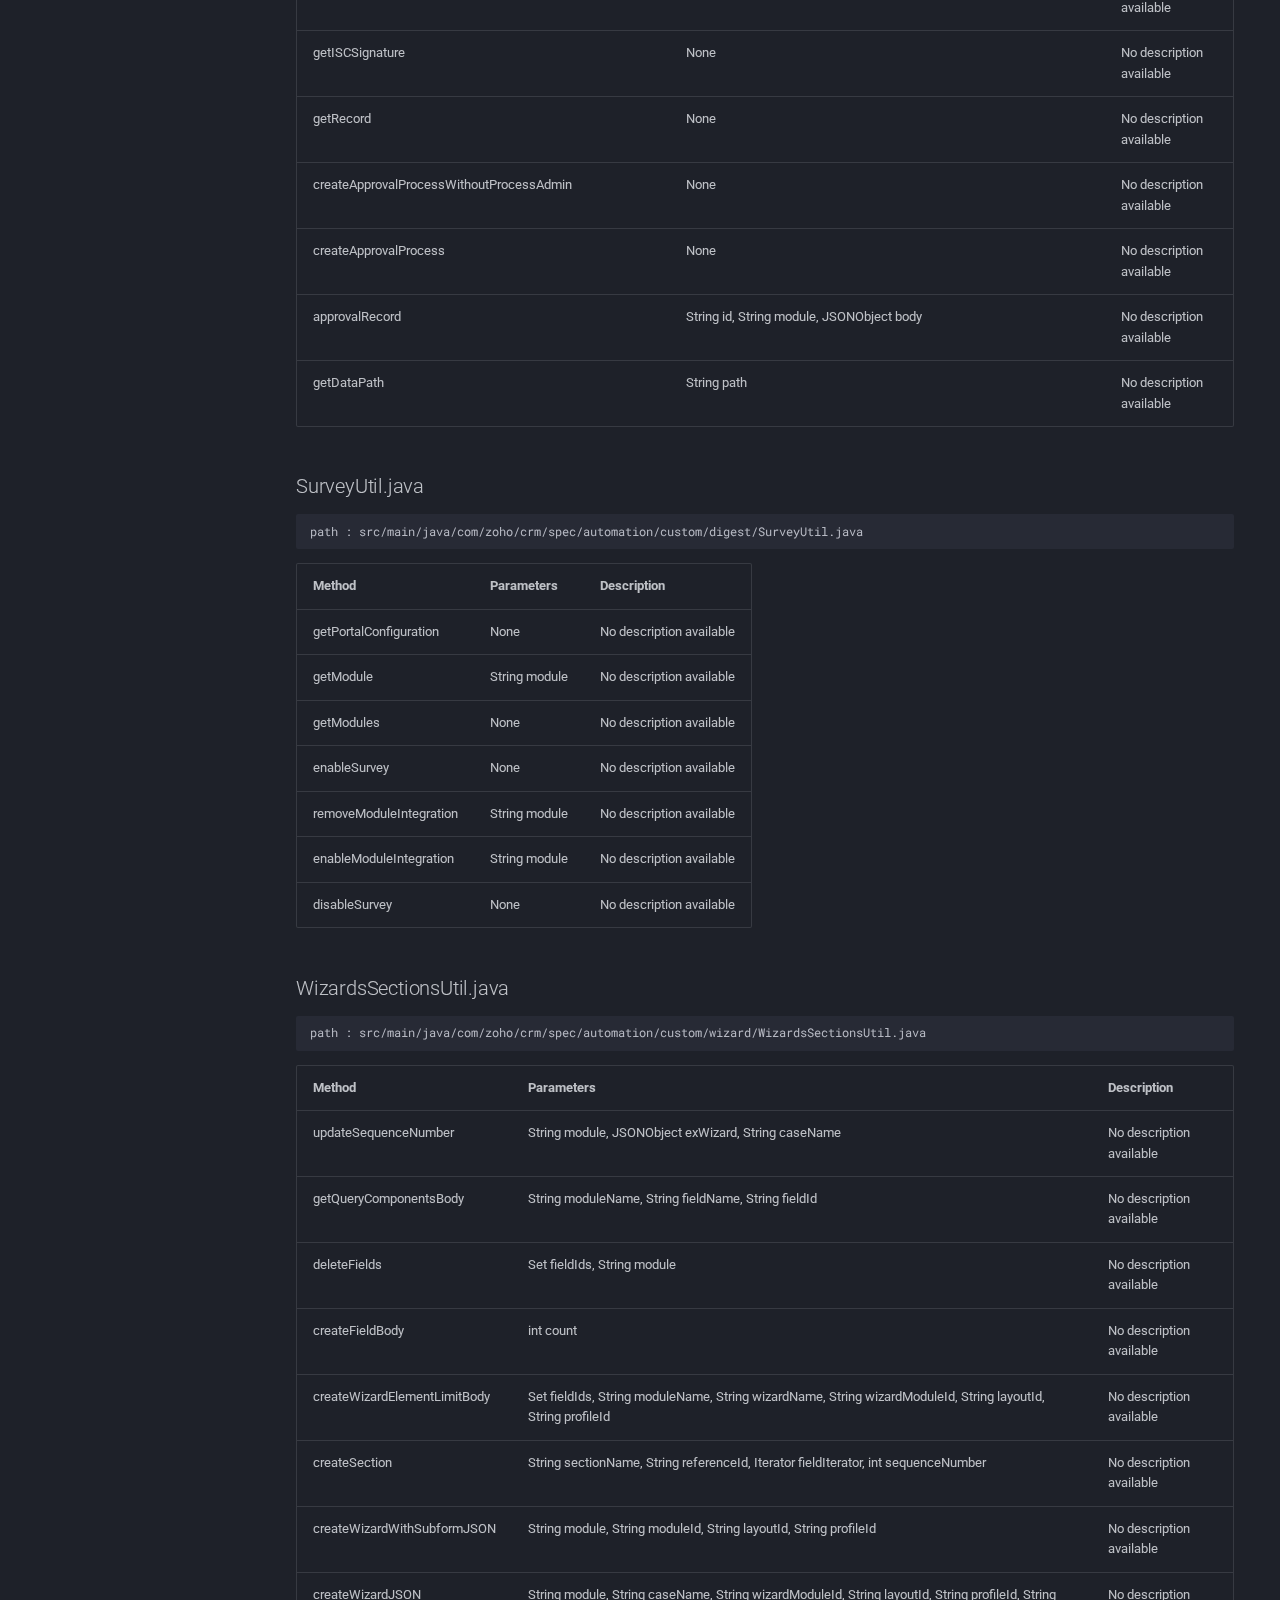
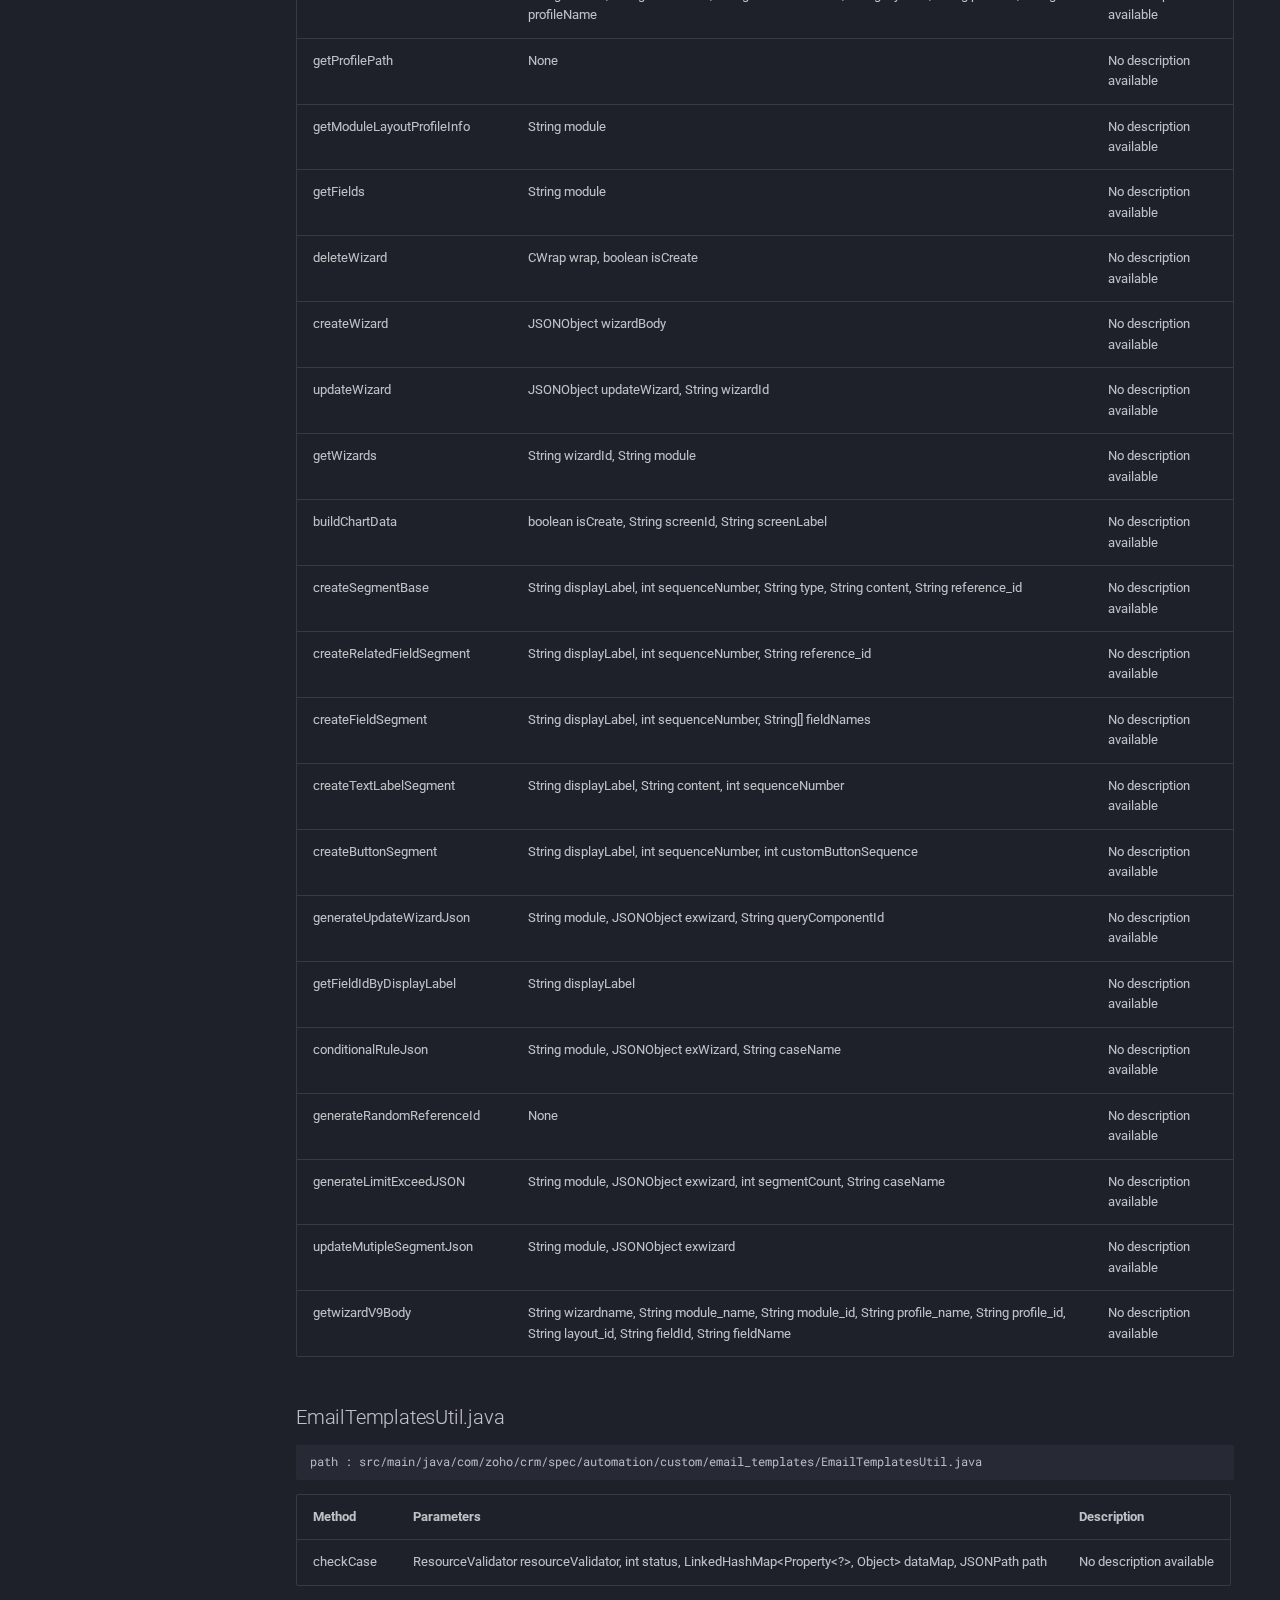
<file: utils/utils_documentation/index.html>
<!doctype html>
<html lang="en" class="no-js">
  <head>
    
      <meta charset="utf-8">
      <meta name="viewport" content="width=device-width,initial-scale=1">
      
        <meta name="description" content="A comprehensive guide for API automation best practices and tools.">
      
      
        <meta name="author" content="sivaranja">
      
      
      
        <link rel="prev" href="../../faq/troubleshooting/">
      
      
      
      <link rel="icon" href="../../assets/images/favicon.png">
      <meta name="generator" content="mkdocs-1.6.1, mkdocs-material-9.6.15">
    
    
      
        <title>Utilities - API Automation GuideLine</title>
      
    
    
      <link rel="stylesheet" href="../../assets/stylesheets/main.342714a4.min.css">
      
        
        <link rel="stylesheet" href="../../assets/stylesheets/palette.06af60db.min.css">
      
      


    
    
      
    
    
      
        
        
        <link rel="preconnect" href="https://fonts.gstatic.com" crossorigin>
        <link rel="stylesheet" href="https://fonts.googleapis.com/css?family=Roboto:300,300i,400,400i,700,700i%7CRoboto+Mono:400,400i,700,700i&display=fallback">
        <style>:root{--md-text-font:"Roboto";--md-code-font:"Roboto Mono"}</style>
      
    
    
      <link rel="stylesheet" href="../../stylesheets/custom.css">
    
    <script>__md_scope=new URL("../..",location),__md_hash=e=>[...e].reduce(((e,_)=>(e<<5)-e+_.charCodeAt(0)),0),__md_get=(e,_=localStorage,t=__md_scope)=>JSON.parse(_.getItem(t.pathname+"."+e)),__md_set=(e,_,t=localStorage,a=__md_scope)=>{try{t.setItem(a.pathname+"."+e,JSON.stringify(_))}catch(e){}}</script>
    
      

    
    
    
  </head>
  
  
    
    
      
    
    
    
    
    <body dir="ltr" data-md-color-scheme="slate" data-md-color-primary="green" data-md-color-accent="deep-purple">
  
    
    <input class="md-toggle" data-md-toggle="drawer" type="checkbox" id="__drawer" autocomplete="off">
    <input class="md-toggle" data-md-toggle="search" type="checkbox" id="__search" autocomplete="off">
    <label class="md-overlay" for="__drawer"></label>
    <div data-md-component="skip">
      
        
        <a href="#utilityhelper-classes-documentation" class="md-skip">
          Skip to content
        </a>
      
    </div>
    <div data-md-component="announce">
      
    </div>
    
    
      

<header class="md-header" data-md-component="header">
  <nav class="md-header__inner md-grid" aria-label="Header">
    <a href="../.." title="API Automation GuideLine" class="md-header__button md-logo" aria-label="API Automation GuideLine" data-md-component="logo">
      
  
  <svg xmlns="http://www.w3.org/2000/svg" viewBox="0 0 24 24"><path d="M12 8a3 3 0 0 0 3-3 3 3 0 0 0-3-3 3 3 0 0 0-3 3 3 3 0 0 0 3 3m0 3.54C9.64 9.35 6.5 8 3 8v11c3.5 0 6.64 1.35 9 3.54 2.36-2.19 5.5-3.54 9-3.54V8c-3.5 0-6.64 1.35-9 3.54"/></svg>

    </a>
    <label class="md-header__button md-icon" for="__drawer">
      
      <svg xmlns="http://www.w3.org/2000/svg" viewBox="0 0 24 24"><path d="M3 6h18v2H3zm0 5h18v2H3zm0 5h18v2H3z"/></svg>
    </label>
    <div class="md-header__title" data-md-component="header-title">
      <div class="md-header__ellipsis">
        <div class="md-header__topic">
          <span class="md-ellipsis">
            API Automation GuideLine
          </span>
        </div>
        <div class="md-header__topic" data-md-component="header-topic">
          <span class="md-ellipsis">
            
              Utilities
            
          </span>
        </div>
      </div>
    </div>
    
      
        <form class="md-header__option" data-md-component="palette">
  
    
    
    
    <input class="md-option" data-md-color-media="" data-md-color-scheme="slate" data-md-color-primary="green" data-md-color-accent="deep-purple"  aria-label="Dark mode"  type="radio" name="__palette" id="__palette_0">
    
      <label class="md-header__button md-icon" title="Dark mode" for="__palette_1" hidden>
        <svg xmlns="http://www.w3.org/2000/svg" viewBox="0 0 24 24"><path d="M12 7a5 5 0 0 1 5 5 5 5 0 0 1-5 5 5 5 0 0 1-5-5 5 5 0 0 1 5-5m0 2a3 3 0 0 0-3 3 3 3 0 0 0 3 3 3 3 0 0 0 3-3 3 3 0 0 0-3-3m0-7 2.39 3.42C13.65 5.15 12.84 5 12 5s-1.65.15-2.39.42zM3.34 7l4.16-.35A7.2 7.2 0 0 0 5.94 8.5c-.44.74-.69 1.5-.83 2.29zm.02 10 1.76-3.77a7.131 7.131 0 0 0 2.38 4.14zM20.65 7l-1.77 3.79a7.02 7.02 0 0 0-2.38-4.15zm-.01 10-4.14.36c.59-.51 1.12-1.14 1.54-1.86.42-.73.69-1.5.83-2.29zM12 22l-2.41-3.44c.74.27 1.55.44 2.41.44.82 0 1.63-.17 2.37-.44z"/></svg>
      </label>
    
  
    
    
    
    <input class="md-option" data-md-color-media="" data-md-color-scheme="default" data-md-color-primary="blue" data-md-color-accent="deep-orange"  aria-label="Light mode"  type="radio" name="__palette" id="__palette_1">
    
      <label class="md-header__button md-icon" title="Light mode" for="__palette_0" hidden>
        <svg xmlns="http://www.w3.org/2000/svg" viewBox="0 0 24 24"><path d="m17.75 4.09-2.53 1.94.91 3.06-2.63-1.81-2.63 1.81.91-3.06-2.53-1.94L12.44 4l1.06-3 1.06 3zm3.5 6.91-1.64 1.25.59 1.98-1.7-1.17-1.7 1.17.59-1.98L15.75 11l2.06-.05L18.5 9l.69 1.95zm-2.28 4.95c.83-.08 1.72 1.1 1.19 1.85-.32.45-.66.87-1.08 1.27C15.17 23 8.84 23 4.94 19.07c-3.91-3.9-3.91-10.24 0-14.14.4-.4.82-.76 1.27-1.08.75-.53 1.93.36 1.85 1.19-.27 2.86.69 5.83 2.89 8.02a9.96 9.96 0 0 0 8.02 2.89m-1.64 2.02a12.08 12.08 0 0 1-7.8-3.47c-2.17-2.19-3.33-5-3.49-7.82-2.81 3.14-2.7 7.96.31 10.98 3.02 3.01 7.84 3.12 10.98.31"/></svg>
      </label>
    
  
</form>
      
    
    
      <script>var palette=__md_get("__palette");if(palette&&palette.color){if("(prefers-color-scheme)"===palette.color.media){var media=matchMedia("(prefers-color-scheme: light)"),input=document.querySelector(media.matches?"[data-md-color-media='(prefers-color-scheme: light)']":"[data-md-color-media='(prefers-color-scheme: dark)']");palette.color.media=input.getAttribute("data-md-color-media"),palette.color.scheme=input.getAttribute("data-md-color-scheme"),palette.color.primary=input.getAttribute("data-md-color-primary"),palette.color.accent=input.getAttribute("data-md-color-accent")}for(var[key,value]of Object.entries(palette.color))document.body.setAttribute("data-md-color-"+key,value)}</script>
    
    
    
      
      
        <label class="md-header__button md-icon" for="__search">
          
          <svg xmlns="http://www.w3.org/2000/svg" viewBox="0 0 24 24"><path d="M9.5 3A6.5 6.5 0 0 1 16 9.5c0 1.61-.59 3.09-1.56 4.23l.27.27h.79l5 5-1.5 1.5-5-5v-.79l-.27-.27A6.52 6.52 0 0 1 9.5 16 6.5 6.5 0 0 1 3 9.5 6.5 6.5 0 0 1 9.5 3m0 2C7 5 5 7 5 9.5S7 14 9.5 14 14 12 14 9.5 12 5 9.5 5"/></svg>
        </label>
        <div class="md-search" data-md-component="search" role="dialog">
  <label class="md-search__overlay" for="__search"></label>
  <div class="md-search__inner" role="search">
    <form class="md-search__form" name="search">
      <input type="text" class="md-search__input" name="query" aria-label="Search" placeholder="Search" autocapitalize="off" autocorrect="off" autocomplete="off" spellcheck="false" data-md-component="search-query" required>
      <label class="md-search__icon md-icon" for="__search">
        
        <svg xmlns="http://www.w3.org/2000/svg" viewBox="0 0 24 24"><path d="M9.5 3A6.5 6.5 0 0 1 16 9.5c0 1.61-.59 3.09-1.56 4.23l.27.27h.79l5 5-1.5 1.5-5-5v-.79l-.27-.27A6.52 6.52 0 0 1 9.5 16 6.5 6.5 0 0 1 3 9.5 6.5 6.5 0 0 1 9.5 3m0 2C7 5 5 7 5 9.5S7 14 9.5 14 14 12 14 9.5 12 5 9.5 5"/></svg>
        
        <svg xmlns="http://www.w3.org/2000/svg" viewBox="0 0 24 24"><path d="M20 11v2H8l5.5 5.5-1.42 1.42L4.16 12l7.92-7.92L13.5 5.5 8 11z"/></svg>
      </label>
      <nav class="md-search__options" aria-label="Search">
        
        <button type="reset" class="md-search__icon md-icon" title="Clear" aria-label="Clear" tabindex="-1">
          
          <svg xmlns="http://www.w3.org/2000/svg" viewBox="0 0 24 24"><path d="M19 6.41 17.59 5 12 10.59 6.41 5 5 6.41 10.59 12 5 17.59 6.41 19 12 13.41 17.59 19 19 17.59 13.41 12z"/></svg>
        </button>
      </nav>
      
    </form>
    <div class="md-search__output">
      <div class="md-search__scrollwrap" tabindex="0" data-md-scrollfix>
        <div class="md-search-result" data-md-component="search-result">
          <div class="md-search-result__meta">
            Initializing search
          </div>
          <ol class="md-search-result__list" role="presentation"></ol>
        </div>
      </div>
    </div>
  </div>
</div>
      
    
    
  </nav>
  
</header>
    
    <div class="md-container" data-md-component="container">
      
      
        
          
            
<nav class="md-tabs" aria-label="Tabs" data-md-component="tabs">
  <div class="md-grid">
    <ul class="md-tabs__list">
      
        
  
  
  
  
    <li class="md-tabs__item">
      <a href="../.." class="md-tabs__link">
        
  
  
    
  
  Home

      </a>
    </li>
  

      
        
  
  
  
  
    <li class="md-tabs__item">
      <a href="../../faq/troubleshooting/" class="md-tabs__link">
        
  
  
    
  
  FAQs

      </a>
    </li>
  

      
        
  
  
  
    
  
  
    <li class="md-tabs__item md-tabs__item--active">
      <a href="./" class="md-tabs__link">
        
  
  
    
  
  Utilities

      </a>
    </li>
  

      
    </ul>
  </div>
</nav>
          
        
      
      <main class="md-main" data-md-component="main">
        <div class="md-main__inner md-grid">
          
            
              
              <div class="md-sidebar md-sidebar--primary" data-md-component="sidebar" data-md-type="navigation" >
                <div class="md-sidebar__scrollwrap">
                  <div class="md-sidebar__inner">
                    


  


  

<nav class="md-nav md-nav--primary md-nav--lifted md-nav--integrated" aria-label="Navigation" data-md-level="0">
  <label class="md-nav__title" for="__drawer">
    <a href="../.." title="API Automation GuideLine" class="md-nav__button md-logo" aria-label="API Automation GuideLine" data-md-component="logo">
      
  
  <svg xmlns="http://www.w3.org/2000/svg" viewBox="0 0 24 24"><path d="M12 8a3 3 0 0 0 3-3 3 3 0 0 0-3-3 3 3 0 0 0-3 3 3 3 0 0 0 3 3m0 3.54C9.64 9.35 6.5 8 3 8v11c3.5 0 6.64 1.35 9 3.54 2.36-2.19 5.5-3.54 9-3.54V8c-3.5 0-6.64 1.35-9 3.54"/></svg>

    </a>
    API Automation GuideLine
  </label>
  
  <ul class="md-nav__list" data-md-scrollfix>
    
      
      
  
  
  
  
    <li class="md-nav__item">
      <a href="../.." class="md-nav__link">
        
  
  
  <span class="md-ellipsis">
    Home
    
  </span>
  

      </a>
    </li>
  

    
      
      
  
  
  
  
    <li class="md-nav__item">
      <a href="../../faq/troubleshooting/" class="md-nav__link">
        
  
  
  <span class="md-ellipsis">
    FAQs
    
  </span>
  

      </a>
    </li>
  

    
      
      
  
  
    
  
  
  
    <li class="md-nav__item md-nav__item--active">
      
      <input class="md-nav__toggle md-toggle" type="checkbox" id="__toc">
      
      
        
      
      
        <label class="md-nav__link md-nav__link--active" for="__toc">
          
  
  
  <span class="md-ellipsis">
    Utilities
    
  </span>
  

          <span class="md-nav__icon md-icon"></span>
        </label>
      
      <a href="./" class="md-nav__link md-nav__link--active">
        
  
  
  <span class="md-ellipsis">
    Utilities
    
  </span>
  

      </a>
      
        

<nav class="md-nav md-nav--secondary" aria-label="Table of contents">
  
  
  
    
  
  
    <label class="md-nav__title" for="__toc">
      <span class="md-nav__icon md-icon"></span>
      Table of contents
    </label>
    <ul class="md-nav__list" data-md-component="toc" data-md-scrollfix>
      
        <li class="md-nav__item">
  <a href="#abmutiljava" class="md-nav__link">
    <span class="md-ellipsis">
      ABMUtil.java
    </span>
  </a>
  
</li>
      
        <li class="md-nav__item">
  <a href="#integrationutiljava" class="md-nav__link">
    <span class="md-ellipsis">
      IntegrationUtil.java
    </span>
  </a>
  
</li>
      
        <li class="md-nav__item">
  <a href="#scoringrulesutiljava" class="md-nav__link">
    <span class="md-ellipsis">
      ScoringRulesUtil.java
    </span>
  </a>
  
</li>
      
        <li class="md-nav__item">
  <a href="#getsystemquerydetailsutiljava" class="md-nav__link">
    <span class="md-ellipsis">
      GetSystemQueryDetailsUtil.java
    </span>
  </a>
  
</li>
      
        <li class="md-nav__item">
  <a href="#kiosksutiljava" class="md-nav__link">
    <span class="md-ellipsis">
      kiosksUtil.java
    </span>
  </a>
  
</li>
      
        <li class="md-nav__item">
  <a href="#recordutiljava" class="md-nav__link">
    <span class="md-ellipsis">
      RecordUtil.java
    </span>
  </a>
  
</li>
      
        <li class="md-nav__item">
  <a href="#multiselectrelatedlistsutiljava" class="md-nav__link">
    <span class="md-ellipsis">
      MultiSelectRelatedListsUtil.java
    </span>
  </a>
  
</li>
      
        <li class="md-nav__item">
  <a href="#criteriautiljava" class="md-nav__link">
    <span class="md-ellipsis">
      CriteriaUtil.java
    </span>
  </a>
  
</li>
      
        <li class="md-nav__item">
  <a href="#sortutiljava" class="md-nav__link">
    <span class="md-ellipsis">
      SortUtil.java
    </span>
  </a>
  
</li>
      
        <li class="md-nav__item">
  <a href="#resetconfigurationutiljava" class="md-nav__link">
    <span class="md-ellipsis">
      ResetConfigurationUtil.java
    </span>
  </a>
  
</li>
      
        <li class="md-nav__item">
  <a href="#fieldsutiljava" class="md-nav__link">
    <span class="md-ellipsis">
      FieldsUtil.java
    </span>
  </a>
  
</li>
      
        <li class="md-nav__item">
  <a href="#moduleutiljava" class="md-nav__link">
    <span class="md-ellipsis">
      ModuleUtil.java
    </span>
  </a>
  
</li>
      
        <li class="md-nav__item">
  <a href="#portalsutiljava" class="md-nav__link">
    <span class="md-ellipsis">
      PortalsUtil.java
    </span>
  </a>
  
</li>
      
        <li class="md-nav__item">
  <a href="#projectsutiljava" class="md-nav__link">
    <span class="md-ellipsis">
      ProjectsUtil.java
    </span>
  </a>
  
</li>
      
        <li class="md-nav__item">
  <a href="#approvalprocesscreationutiljava" class="md-nav__link">
    <span class="md-ellipsis">
      ApprovalProcessCreationUtil.java
    </span>
  </a>
  
</li>
      
        <li class="md-nav__item">
  <a href="#surveyutiljava" class="md-nav__link">
    <span class="md-ellipsis">
      SurveyUtil.java
    </span>
  </a>
  
</li>
      
        <li class="md-nav__item">
  <a href="#wizardssectionsutiljava" class="md-nav__link">
    <span class="md-ellipsis">
      WizardsSectionsUtil.java
    </span>
  </a>
  
</li>
      
        <li class="md-nav__item">
  <a href="#emailtemplatesutiljava" class="md-nav__link">
    <span class="md-ellipsis">
      EmailTemplatesUtil.java
    </span>
  </a>
  
</li>
      
        <li class="md-nav__item">
  <a href="#infovalidatorutiljava" class="md-nav__link">
    <span class="md-ellipsis">
      InfoValidatorUtil.java
    </span>
  </a>
  
</li>
      
        <li class="md-nav__item">
  <a href="#workflowrulesrecordvalidationsutiljava" class="md-nav__link">
    <span class="md-ellipsis">
      WorkflowRulesRecordValidationsUtil.java
    </span>
  </a>
  
</li>
      
        <li class="md-nav__item">
  <a href="#workflowrulesdependentrequestutiljava" class="md-nav__link">
    <span class="md-ellipsis">
      WorkflowRulesDependentRequestUtil.java
    </span>
  </a>
  
</li>
      
        <li class="md-nav__item">
  <a href="#workflowrulesutiljava" class="md-nav__link">
    <span class="md-ellipsis">
      WorkflowRulesUtil.java
    </span>
  </a>
  
</li>
      
        <li class="md-nav__item">
  <a href="#shifthoursutiljava" class="md-nav__link">
    <span class="md-ellipsis">
      ShiftHoursUtil.java
    </span>
  </a>
  
</li>
      
        <li class="md-nav__item">
  <a href="#usersutiljava" class="md-nav__link">
    <span class="md-ellipsis">
      UsersUtil.java
    </span>
  </a>
  
</li>
      
        <li class="md-nav__item">
  <a href="#sandboxusersutiljava" class="md-nav__link">
    <span class="md-ellipsis">
      SandboxUsersUtil.java
    </span>
  </a>
  
</li>
      
        <li class="md-nav__item">
  <a href="#canvasviewutiljava" class="md-nav__link">
    <span class="md-ellipsis">
      CanvasViewUtil.java
    </span>
  </a>
  
</li>
      
        <li class="md-nav__item">
  <a href="#filesizefieldincreaseutiljava" class="md-nav__link">
    <span class="md-ellipsis">
      FileSizeFieldIncreaseUtil.java
    </span>
  </a>
  
</li>
      
        <li class="md-nav__item">
  <a href="#fieldscommonutiljava" class="md-nav__link">
    <span class="md-ellipsis">
      FieldsCommonUtil.java
    </span>
  </a>
  
</li>
      
        <li class="md-nav__item">
  <a href="#fieldsmxncaseutiljava" class="md-nav__link">
    <span class="md-ellipsis">
      FieldsmxnCaseUtil.java
    </span>
  </a>
  
</li>
      
        <li class="md-nav__item">
  <a href="#fieldslimitexceedcaseutiljava" class="md-nav__link">
    <span class="md-ellipsis">
      FieldsLimitExceedCaseUtil.java
    </span>
  </a>
  
</li>
      
        <li class="md-nav__item">
  <a href="#dynamicfieldsutiljava" class="md-nav__link">
    <span class="md-ellipsis">
      DynamicFieldsUtil.java
    </span>
  </a>
  
</li>
      
        <li class="md-nav__item">
  <a href="#recordssearchutiljava" class="md-nav__link">
    <span class="md-ellipsis">
      RecordsSearchUtil.java
    </span>
  </a>
  
</li>
      
        <li class="md-nav__item">
  <a href="#timelinescommonutiljava" class="md-nav__link">
    <span class="md-ellipsis">
      TimelinesCommonUtil.java
    </span>
  </a>
  
</li>
      
        <li class="md-nav__item">
  <a href="#workflowruleutiljava" class="md-nav__link">
    <span class="md-ellipsis">
      WorkflowRuleUtil.java
    </span>
  </a>
  
</li>
      
        <li class="md-nav__item">
  <a href="#compositeutiljava" class="md-nav__link">
    <span class="md-ellipsis">
      CompositeUtil.java
    </span>
  </a>
  
</li>
      
        <li class="md-nav__item">
  <a href="#userstransferutiljava" class="md-nav__link">
    <span class="md-ellipsis">
      UsersTransferUtil.java
    </span>
  </a>
  
</li>
      
        <li class="md-nav__item">
  <a href="#getrelatedrecordscountutiljava" class="md-nav__link">
    <span class="md-ellipsis">
      GetRelatedRecordsCountUtil.java
    </span>
  </a>
  
</li>
      
        <li class="md-nav__item">
  <a href="#cadencesbodyutiljava" class="md-nav__link">
    <span class="md-ellipsis">
      CadencesBodyUtil.java
    </span>
  </a>
  
</li>
      
        <li class="md-nav__item">
  <a href="#cadencesutiljava" class="md-nav__link">
    <span class="md-ellipsis">
      CadencesUtil.java
    </span>
  </a>
  
</li>
      
        <li class="md-nav__item">
  <a href="#portalsutiljava_1" class="md-nav__link">
    <span class="md-ellipsis">
      PortalsUtil.java
    </span>
  </a>
  
</li>
      
        <li class="md-nav__item">
  <a href="#bulkreadutiljava" class="md-nav__link">
    <span class="md-ellipsis">
      BulkReadUtil.java
    </span>
  </a>
  
</li>
      
        <li class="md-nav__item">
  <a href="#vocdatautiljava" class="md-nav__link">
    <span class="md-ellipsis">
      VOCDataUtil.java
    </span>
  </a>
  
</li>
      
        <li class="md-nav__item">
  <a href="#vocforecastsutiljava" class="md-nav__link">
    <span class="md-ellipsis">
      VOCForecastsUtil.java
    </span>
  </a>
  
</li>
      
        <li class="md-nav__item">
  <a href="#sandboxutiljava" class="md-nav__link">
    <span class="md-ellipsis">
      SandboxUtil.java
    </span>
  </a>
  
</li>
      
        <li class="md-nav__item">
  <a href="#graphqlutiljava" class="md-nav__link">
    <span class="md-ellipsis">
      GraphQLUtil.java
    </span>
  </a>
  
</li>
      
        <li class="md-nav__item">
  <a href="#filesutiljava" class="md-nav__link">
    <span class="md-ellipsis">
      FilesUtil.java
    </span>
  </a>
  
</li>
      
        <li class="md-nav__item">
  <a href="#profilesutiljava" class="md-nav__link">
    <span class="md-ellipsis">
      ProfilesUtil.java
    </span>
  </a>
  
</li>
      
        <li class="md-nav__item">
  <a href="#webhooksutiljava" class="md-nav__link">
    <span class="md-ellipsis">
      WebhooksUtil.java
    </span>
  </a>
  
</li>
      
        <li class="md-nav__item">
  <a href="#bulkwriteutiljava" class="md-nav__link">
    <span class="md-ellipsis">
      BulkWriteUtil.java
    </span>
  </a>
  
</li>
      
        <li class="md-nav__item">
  <a href="#pagesutiljava" class="md-nav__link">
    <span class="md-ellipsis">
      PagesUtil.java
    </span>
  </a>
  
</li>
      
        <li class="md-nav__item">
  <a href="#ziaorgenrichmentutiljava" class="md-nav__link">
    <span class="md-ellipsis">
      ZiaOrgEnrichmentUtil.java
    </span>
  </a>
  
</li>
      
        <li class="md-nav__item">
  <a href="#sharingrulesutiljava" class="md-nav__link">
    <span class="md-ellipsis">
      SharingRulesUtil.java
    </span>
  </a>
  
</li>
      
        <li class="md-nav__item">
  <a href="#emailsignatureutiljava" class="md-nav__link">
    <span class="md-ellipsis">
      EmailSignatureUtil.java
    </span>
  </a>
  
</li>
      
        <li class="md-nav__item">
  <a href="#zdkrequestutiljava" class="md-nav__link">
    <span class="md-ellipsis">
      ZDKRequestUtil.java
    </span>
  </a>
  
</li>
      
        <li class="md-nav__item">
  <a href="#zdkziputiljava" class="md-nav__link">
    <span class="md-ellipsis">
      ZDKZipUtil.java
    </span>
  </a>
  
</li>
      
    </ul>
  
</nav>
      
    </li>
  

    
  </ul>
</nav>
                  </div>
                </div>
              </div>
            
            
          
          
            <div class="md-content" data-md-component="content">
              <article class="md-content__inner md-typeset">
                
                  



<h1 id="utilityhelper-classes-documentation">Utility/Helper Classes Documentation</h1>
<h2 id="abmutiljava">ABMUtil.java</h2>
<div class="language-text highlight"><pre><span></span><code>path : src/main/java/com/zoho/crm/spec/automation/custom/abm/orchestrations/ABMUtil.java
</code></pre></div>
<table>
<thead>
<tr>
<th>Method</th>
<th>Parameters</th>
<th>Description</th>
</tr>
</thead>
<tbody>
<tr>
<td>setDefault_account_config_details</td>
<td>Map<String, String> default_account_config_details</td>
<td>No description available</td>
</tr>
<tr>
<td>setDefault_contact_config_details</td>
<td>Map<String, String> default_contact_config_details</td>
<td>No description available</td>
</tr>
<tr>
<td>setDefault_product_config_details</td>
<td>Map<String, String> default_product_config_details</td>
<td>No description available</td>
</tr>
<tr>
<td>setDefault_deal_config_details</td>
<td>Map<String, String> default_deal_config_details</td>
<td>No description available</td>
</tr>
<tr>
<td>getDefaultTransition</td>
<td>String module</td>
<td>No description available</td>
</tr>
<tr>
<td>activateABM</td>
<td>None</td>
<td>No description available</td>
</tr>
<tr>
<td>activateAccount</td>
<td>String resourceName, String method</td>
<td>No description available</td>
</tr>
<tr>
<td>checkIfResourceExist</td>
<td>String resourceName</td>
<td>No description available</td>
</tr>
<tr>
<td>checkABMConfigured</td>
<td>boolean activate</td>
<td>No description available</td>
</tr>
<tr>
<td>createSegment</td>
<td>Map<String, Map\<String, String>> segmentCriteria, String basedOn</td>
<td>No description available</td>
</tr>
<tr>
<td>getBody</td>
<td>String path</td>
<td>No description available</td>
</tr>
<tr>
<td>populateConfiguration</td>
<td>String resourceName</td>
<td>No description available</td>
</tr>
<tr>
<td>loadFields</td>
<td>None</td>
<td>No description available</td>
</tr>
<tr>
<td>loadRL</td>
<td>None</td>
<td>No description available</td>
</tr>
<tr>
<td>deactivateABM</td>
<td>None</td>
<td>No description available</td>
</tr>
<tr>
<td>createOrchestrations</td>
<td>String segmentId, String module</td>
<td>No description available</td>
</tr>
<tr>
<td>updateOrchestration</td>
<td>String orchestrationId, Map<String, Map\<String, String>> transition, List<String> fromState</td>
<td>No description available</td>
</tr>
<tr>
<td>getOrchestrationBody</td>
<td>String orchestrationId, Map<String, Map\<String, String>> transition, List<String> fromState</td>
<td>No description available</td>
</tr>
<tr>
<td>createStates</td>
<td>String module, String orchestrationId, int noOfStates</td>
<td>No description available</td>
</tr>
<tr>
<td>getStateBody</td>
<td>String module, String orchestrationId, int noOfStates</td>
<td>No description available</td>
</tr>
<tr>
<td>getTransitionBody</td>
<td>String orchestrationId, List<String> toState, List<String> fromState, JSONArray default_transition_triggers</td>
<td>No description available</td>
</tr>
<tr>
<td>createDraftOrchestration</td>
<td>String segmentId, String module</td>
<td>No description available</td>
</tr>
<tr>
<td>deleteOrchestrations</td>
<td>String ids</td>
<td>No description available</td>
</tr>
<tr>
<td>getOrchestrationsBody</td>
<td>String segmentId, String module</td>
<td>No description available</td>
</tr>
</tbody>
</table>
<h2 id="integrationutiljava">IntegrationUtil.java</h2>
<div class="language-text highlight"><pre><span></span><code>path : src/main/java/com/zoho/crm/spec/automation/custom/scoringrules/IntegrationUtil.java
</code></pre></div>
<table>
<thead>
<tr>
<th>Method</th>
<th>Parameters</th>
<th>Description</th>
</tr>
</thead>
<tbody>
<tr>
<td>enableOrDisableVisitsModule</td>
<td>ResourceHandler handler, Method method</td>
<td>No description available</td>
</tr>
<tr>
<td>enableOrDisableVOC</td>
<td>ResourceHandler handler, boolean enable</td>
<td>No description available</td>
</tr>
<tr>
<td>enableOrDisableWebinar</td>
<td>ResourceHandler handler, boolean enable</td>
<td>No description available</td>
</tr>
<tr>
<td>enableOrDisableCampaigns</td>
<td>ResourceHandler handler, boolean enable</td>
<td>No description available</td>
</tr>
<tr>
<td>enableSurveyIntegraion</td>
<td>boolean enable, Method method</td>
<td>No description available</td>
</tr>
<tr>
<td>getSurveyBody</td>
<td>None</td>
<td>No description available</td>
</tr>
<tr>
<td>getPortal</td>
<td>None</td>
<td>No description available</td>
</tr>
</tbody>
</table>
<h2 id="scoringrulesutiljava">ScoringRulesUtil.java</h2>
<div class="language-text highlight"><pre><span></span><code>path : src/main/java/com/zoho/crm/spec/automation/custom/scoringrules/ScoringRulesUtil.java
</code></pre></div>
<table>
<thead>
<tr>
<th>Method</th>
<th>Parameters</th>
<th>Description</th>
</tr>
</thead>
<tbody>
<tr>
<td>createScoringRule</td>
<td>JSONObject body, OAuth2 auth</td>
<td>No description available</td>
</tr>
<tr>
<td>getScoringRules</td>
<td>String id</td>
<td>No description available</td>
</tr>
<tr>
<td>deleteRuleById</td>
<td>String id, OAuth2 auth</td>
<td>No description available</td>
</tr>
<tr>
<td>deleteRule</td>
<td>Key key, String id, ResourceHandler resourceHandler</td>
<td>No description available</td>
</tr>
<tr>
<td>deleteAllScoringRules</td>
<td>ResourceHandler handler</td>
<td>No description available</td>
</tr>
<tr>
<td>runScoringRules</td>
<td>String module, String ruleId</td>
<td>No description available</td>
</tr>
<tr>
<td>runDailyScheduler</td>
<td>String module</td>
<td>No description available</td>
</tr>
<tr>
<td>deleteVOCData</td>
<td>None</td>
<td>No description available</td>
</tr>
<tr>
<td>getAvailableSources</td>
<td>String module</td>
<td>No description available</td>
</tr>
<tr>
<td>linkSources</td>
<td>String name</td>
<td>No description available</td>
</tr>
<tr>
<td>getmoduleConfiguration</td>
<td>String module</td>
<td>No description available</td>
</tr>
<tr>
<td>deleteModuleConfiguration</td>
<td>String module, String id</td>
<td>No description available</td>
</tr>
<tr>
<td>createSignal</td>
<td>String nameSpace, String signalName</td>
<td>No description available</td>
</tr>
<tr>
<td>createExtension</td>
<td>String name</td>
<td>No description available</td>
</tr>
<tr>
<td>getVersion</td>
<td>None</td>
<td>No description available</td>
</tr>
<tr>
<td>setVersion</td>
<td>String ver</td>
<td>No description available</td>
</tr>
<tr>
<td>getTouchPointRuleCallsGroupBody</td>
<td>String module</td>
<td>No description available</td>
</tr>
<tr>
<td>getTouchPointRulesBody</td>
<td>String module, String groupName</td>
<td>No description available</td>
</tr>
<tr>
<td>getRules</td>
<td>String groupName</td>
<td>No description available</td>
</tr>
<tr>
<td>getTouchPointRuleCallsDurationBody</td>
<td>String module</td>
<td>No description available</td>
</tr>
<tr>
<td>getFieldRulesBody</td>
<td>String module</td>
<td>No description available</td>
</tr>
<tr>
<td>getScoringRuleBody</td>
<td>String type, String module, String ziaScoreType, OAuth2 auth</td>
<td>No description available</td>
</tr>
<tr>
<td>getManualRuleBody</td>
<td>String module</td>
<td>No description available</td>
</tr>
<tr>
<td>getZiaScoringRuleBody</td>
<td>String module, String type</td>
<td>No description available</td>
</tr>
<tr>
<td>getCriteriaJSON</td>
<td>Map<String, Object> fieldOJ</td>
<td>No description available</td>
</tr>
<tr>
<td>getChildModuleCriteria</td>
<td>String module</td>
<td>No description available</td>
</tr>
</tbody>
</table>
<h2 id="getsystemquerydetailsutiljava">GetSystemQueryDetailsUtil.java</h2>
<div class="language-text highlight"><pre><span></span><code>path : src/main/java/com/zoho/crm/spec/automation/custom/bulk/GetSystemQueryDetailsUtil.java
</code></pre></div>
<table>
<thead>
<tr>
<th>Method</th>
<th>Parameters</th>
<th>Description</th>
</tr>
</thead>
<tbody>
<tr>
<td>CreateField</td>
<td>String fieldsUrlBuilder, String method, String module, String lookupFieldName, String parentModuleField, String lookupModuleField, String lookupModule</td>
<td>No description available</td>
</tr>
<tr>
<td>recordCase</td>
<td>URLBuilder urlBuilder, String lookupModuleField, String parentFieldValue, String parentModuleField, String lookupFieldName, boolean setField, String recordId</td>
<td>No description available</td>
</tr>
</tbody>
</table>
<h2 id="kiosksutiljava">kiosksUtil.java</h2>
<div class="language-text highlight"><pre><span></span><code>path : src/main/java/com/zoho/crm/spec/automation/custom/kiosks/kiosksUtil.java
</code></pre></div>
<table>
<thead>
<tr>
<th>Method</th>
<th>Parameters</th>
<th>Description</th>
</tr>
</thead>
<tbody>
<tr>
<td>createkiosks</td>
<td>JSONObject kiosksBody, String kiosksName</td>
<td>No description available</td>
</tr>
<tr>
<td>getkiosksInfoById</td>
<td>String id</td>
<td>No description available</td>
</tr>
<tr>
<td>getkiosksGetRecordById</td>
<td>String kiosksId, JSONObject kiosksGetRecordBodyJson, String version</td>
<td>No description available</td>
</tr>
<tr>
<td>createkiosksState</td>
<td>String kiosksId, JSONObject kiosksStateBodyJson, String version</td>
<td>No description available</td>
</tr>
<tr>
<td>deleteKiosks</td>
<td>List<String> kioskIds, String version</td>
<td>No description available</td>
</tr>
<tr>
<td>getStateTransitionId</td>
<td>String kiosksId, String stateId, String version</td>
<td>No description available</td>
</tr>
<tr>
<td>createScreenWithCustomFieldState</td>
<td>String kiosksId, String kiosksName, String getRecordName, String fieldName, String transitionId, String version</td>
<td>No description available</td>
</tr>
<tr>
<td>getkiosksStateJsonBody</td>
<td>String transitionId, String getRecordId, String fieldId, String fieldName, String processId</td>
<td>No description available</td>
</tr>
<tr>
<td>constructGetRecordsJson</td>
<td>String moduleNm, String getRecordName, String moduleId, String moduleName, String fieldId, String fieldName</td>
<td>No description available</td>
</tr>
</tbody>
</table>
<h2 id="recordutiljava">RecordUtil.java</h2>
<div class="language-text highlight"><pre><span></span><code>path : src/main/java/com/zoho/crm/spec/automation/custom/record/RecordUtil.java
</code></pre></div>
<table>
<thead>
<tr>
<th>Method</th>
<th>Parameters</th>
<th>Description</th>
</tr>
</thead>
<tbody>
<tr>
<td>createAndGetRecordId</td>
<td>String module</td>
<td>No description available</td>
</tr>
<tr>
<td>getRequiredModuleLayoutFields</td>
<td>String module, String layoutId</td>
<td>No description available</td>
</tr>
<tr>
<td>getFieldsByType</td>
<td>String module, String type</td>
<td>No description available</td>
</tr>
<tr>
<td>getRecordId</td>
<td>String module, String operationName, Method method</td>
<td>No description available</td>
</tr>
<tr>
<td>getModulesByType</td>
<td>String type</td>
<td>No description available</td>
</tr>
<tr>
<td>executeRecordOperation</td>
<td>String module, String operationName, Method method</td>
<td>No description available</td>
</tr>
<tr>
<td>getRecordUrlBuilder</td>
<td>String module, String id, String operationName</td>
<td>No description available</td>
</tr>
<tr>
<td>createRecords</td>
<td>String module, int count, Key key, Boolean isMandatory</td>
<td>No description available</td>
</tr>
<tr>
<td>checkCase</td>
<td>ResourceValidator resourceValidator, int status, LinkedHashMap&lt;Property&lt;?&gt;, Object&gt; dataMap, JSONPath path</td>
<td>No description available</td>
</tr>
<tr>
<td>getRecordById</td>
<td>String module, String id, Map<String, String> params</td>
<td>No description available</td>
</tr>
<tr>
<td>getRelatedRecords</td>
<td>String module, String id, String relatedModule, Map<String, String> params</td>
<td>No description available</td>
</tr>
<tr>
<td>getCustomViewFields</td>
<td>String cvid, DataManager dataManager, Map<String, Object> details, Key key</td>
<td>No description available</td>
</tr>
<tr>
<td>getCustomViewCriteriaPath</td>
<td>String module, String cvId</td>
<td>No description available</td>
</tr>
<tr>
<td>getTerritoryCriteriaPath</td>
<td>String territoryId</td>
<td>No description available</td>
</tr>
<tr>
<td>validateCriteria</td>
<td>Case c, LinkedHashMap&lt;Property&lt;?&gt;, Object&gt; response, String dataPath, String paramName</td>
<td>No description available</td>
</tr>
<tr>
<td>getMandateBodyBuilder</td>
<td>Operation operation</td>
<td>No description available</td>
</tr>
<tr>
<td>getBodyBuilder</td>
<td>Operation operation, boolean mandateOnly</td>
<td>No description available</td>
</tr>
<tr>
<td>getContent</td>
<td>Operation operation</td>
<td>No description available</td>
</tr>
<tr>
<td>createCasesForMatchingCriteria</td>
<td>String resourceName, URLBuilder urlBuilder, DataManager dataManager, String moduleName, Key key, String dataPath</td>
<td>No description available</td>
</tr>
<tr>
<td>validateInventryModule</td>
<td>Case c, Map<String, Object> storeDataMap, JSONPath jsonPath, String keyName</td>
<td>No description available</td>
</tr>
<tr>
<td>verifyItems</td>
<td>Map<String, Object> storeDataMap, Case c, String keyName, JSONPath jsonPath</td>
<td>No description available</td>
</tr>
<tr>
<td>updateRecord</td>
<td>String module, String recordId, JSONObject reqBody</td>
<td>No description available</td>
</tr>
<tr>
<td>orderProperties</td>
<td>String module, List&lt;Property&lt;?&gt;&gt; properties</td>
<td>No description available</td>
</tr>
<tr>
<td>updateOrders</td>
<td>String module, List&lt;Property&lt;?&gt;&gt; properties, Map<String, Integer> changeProps</td>
<td>No description available</td>
</tr>
<tr>
<td>getModules</td>
<td>DataManager dataManager, String cudPath, boolean isDelete, Object...args</td>
<td>No description available</td>
</tr>
<tr>
<td>deleteRecord</td>
<td>String module, String recordId, OAuth2 auth, boolean needToDeleteInDataManager</td>
<td>No description available</td>
</tr>
<tr>
<td>isPropertyPresent</td>
<td>Map<String, List\<String>> map, String prop, String module</td>
<td>No description available</td>
</tr>
<tr>
<td>isPropertyPresentInSet</td>
<td>Map<String, Set\<String>> map, String prop, String module</td>
<td>No description available</td>
</tr>
<tr>
<td>isPropertyPresentInList</td>
<td>List<Map\<String, String>> list, String prop</td>
<td>No description available</td>
</tr>
<tr>
<td>cleanUpRecords</td>
<td>None</td>
<td>No description available</td>
</tr>
<tr>
<td>deleteRecordsAtParticularModule</td>
<td>String module, Resource recordResource, Operation deleteRecordsOperation</td>
<td>No description available</td>
</tr>
<tr>
<td>getAllRecordIdsAtParticularModule</td>
<td>String module, Resource recordResource, Operation getRecordsOperation, Authorization auth</td>
<td>No description available</td>
</tr>
</tbody>
</table>
<h2 id="multiselectrelatedlistsutiljava">MultiSelectRelatedListsUtil.java</h2>
<div class="language-text highlight"><pre><span></span><code>path : src/main/java/com/zoho/crm/spec/automation/custom/multiselect_relatedlist/MultiSelectRelatedListsUtil.java
</code></pre></div>
<table>
<thead>
<tr>
<th>Method</th>
<th>Parameters</th>
<th>Description</th>
</tr>
</thead>
<tbody>
<tr>
<td>deleteMsRelatedLists</td>
<td>List<String> ids, String parentModule, String caseName</td>
<td>No description available</td>
</tr>
<tr>
<td>getConnectedRelatedIds</td>
<td>List<String> ids, String parentModule, String content</td>
<td>No description available</td>
</tr>
<tr>
<td>createMsRelatedLists</td>
<td>int count, String parentModule, String connectedModule, String content</td>
<td>No description available</td>
</tr>
<tr>
<td>createMsRlUsingWrap</td>
<td>String module, String connectedModule</td>
<td>No description available</td>
</tr>
<tr>
<td>getRelatedListsCount</td>
<td>String parentModule, String type, String content</td>
<td>No description available</td>
</tr>
<tr>
<td>getRelatedListsCountByFieldEnabled</td>
<td>String parentModule, String type, String content, boolean fieldEnabled</td>
<td>No description available</td>
</tr>
<tr>
<td>getBody</td>
<td>String parentModule, String connectedModule, Integer linkingModuleVisiblity</td>
<td>No description available</td>
</tr>
<tr>
<td>getUniqueString</td>
<td>String name, Map<String, String> bodyMap, String api_name</td>
<td>No description available</td>
</tr>
<tr>
<td>getRelatedRecords</td>
<td>String module, String recordId, String type</td>
<td>No description available</td>
</tr>
<tr>
<td>loadRL</td>
<td>List<String> modules</td>
<td>No description available</td>
</tr>
</tbody>
</table>
<h2 id="criteriautiljava">CriteriaUtil.java</h2>
<div class="language-text highlight"><pre><span></span><code>path : src/main/java/com/zoho/crm/spec/automation/custom/util/CriteriaUtil.java
</code></pre></div>
<table>
<thead>
<tr>
<th>Method</th>
<th>Parameters</th>
<th>Description</th>
</tr>
</thead>
<tbody>
<tr>
<td>isTypeNeeded</td>
<td>None</td>
<td>No description available</td>
</tr>
<tr>
<td>setUserLookupType</td>
<td>UserLookupType userLookupType</td>
<td>No description available</td>
</tr>
<tr>
<td>setFieldsFilter</td>
<td>Predicate<Map\<String, Object>> fieldsFilter</td>
<td>No description available</td>
</tr>
<tr>
<td>changeDataTypeAccordingToSupportedComparators</td>
<td>List<Map\<String, Object>> fields, String module</td>
<td>No description available</td>
</tr>
<tr>
<td>getDataTimeValues</td>
<td>None</td>
<td>No description available</td>
</tr>
<tr>
<td>getpicklistValues</td>
<td>Map<String,Object> field</td>
<td>No description available</td>
</tr>
<tr>
<td>getPicklistPropName</td>
<td>None</td>
<td>No description available</td>
</tr>
<tr>
<td>getRegex</td>
<td>String type</td>
<td>No description available</td>
</tr>
<tr>
<td>populateMaps</td>
<td>None</td>
<td>No description available</td>
</tr>
<tr>
<td>getDataManager</td>
<td>None</td>
<td>No description available</td>
</tr>
</tbody>
</table>
<h2 id="sortutiljava">SortUtil.java</h2>
<div class="language-text highlight"><pre><span></span><code>path : src/main/java/com/zoho/crm/spec/automation/custom/util/SortUtil.java
</code></pre></div>
<table>
<thead>
<tr>
<th>Method</th>
<th>Parameters</th>
<th>Description</th>
</tr>
</thead>
<tbody>
<tr>
<td>validateSort</td>
<td>boolean sortOrder, JSONPath path, LinkedList<Object> list, Case c, boolean isInteger</td>
<td>No description available</td>
</tr>
<tr>
<td>secondaryCheck</td>
<td>String source, String target</td>
<td>No description available</td>
</tr>
</tbody>
</table>
<h2 id="resetconfigurationutiljava">ResetConfigurationUtil.java</h2>
<div class="language-text highlight"><pre><span></span><code>path : src/main/java/com/zoho/crm/spec/automation/custom/util/ResetConfigurationUtil.java
</code></pre></div>
<table>
<thead>
<tr>
<th>Method</th>
<th>Parameters</th>
<th>Description</th>
</tr>
</thead>
<tbody>
<tr>
<td>applyResetConfiguration</td>
<td>String name, String... args</td>
<td>No description available</td>
</tr>
<tr>
<td>validateArgs</td>
<td>String name, String[] args, int expectedCount</td>
<td>No description available</td>
</tr>
<tr>
<td>getResetConfiguration</td>
<td>Map<String, String> params</td>
<td>No description available</td>
</tr>
<tr>
<td>getISCSignature</td>
<td>None</td>
<td>No description available</td>
</tr>
<tr>
<td>enableFeature</td>
<td>String featureName, Boolean isEnable</td>
<td>No description available</td>
</tr>
</tbody>
</table>
<h2 id="fieldsutiljava">FieldsUtil.java</h2>
<div class="language-text highlight"><pre><span></span><code>path : src/main/java/com/zoho/crm/spec/automation/custom/coql/FieldsUtil.java
</code></pre></div>
<table>
<thead>
<tr>
<th>Method</th>
<th>Parameters</th>
<th>Description</th>
</tr>
</thead>
<tbody>
<tr>
<td>getFields</td>
<td>String module,int limit, String data_type</td>
<td>No description available</td>
</tr>
<tr>
<td>getRecordData</td>
<td>String module, String field, String data_type</td>
<td>No description available</td>
</tr>
<tr>
<td>getDataPath</td>
<td>String path</td>
<td>No description available</td>
</tr>
<tr>
<td>getSkipFields</td>
<td>None</td>
<td>No description available</td>
</tr>
</tbody>
</table>
<h2 id="moduleutiljava">ModuleUtil.java</h2>
<div class="language-text highlight"><pre><span></span><code>path : src/main/java/com/zoho/crm/spec/automation/custom/module/ModuleUtil.java
</code></pre></div>
<table>
<thead>
<tr>
<th>Method</th>
<th>Parameters</th>
<th>Description</th>
</tr>
</thead>
<tbody>
<tr>
<td>isCustomModule</td>
<td>String module</td>
<td>No description available</td>
</tr>
<tr>
<td>isLinkingModule</td>
<td>String module</td>
<td>No description available</td>
</tr>
<tr>
<td>isSubformModule</td>
<td>String module</td>
<td>No description available</td>
</tr>
<tr>
<td>getSubformParentModule</td>
<td>String subformModule</td>
<td>No description available</td>
</tr>
<tr>
<td>getModuleIdByAPIName</td>
<td>String module, Authorization auth, String domain</td>
<td>No description available</td>
</tr>
<tr>
<td>getGeneratedTypeOfModule</td>
<td>String module</td>
<td>No description available</td>
</tr>
<tr>
<td>fireModulesGet</td>
<td>String module</td>
<td>No description available</td>
</tr>
<tr>
<td>fireModulesGetAll</td>
<td>None</td>
<td>No description available</td>
</tr>
<tr>
<td>getModuleMeta</td>
<td>String module, String key</td>
<td>No description available</td>
</tr>
<tr>
<td>deleteModule</td>
<td>String moduleName</td>
<td>No description available</td>
</tr>
<tr>
<td>deleteCustomModules</td>
<td>List<String> deleteModules</td>
<td>No description available</td>
</tr>
<tr>
<td>deleteCustomModule</td>
<td>String moduleName, Resource modulesResource, Operation deleteModuleOperation, DataManager dataManager</td>
<td>No description available</td>
</tr>
<tr>
<td>getMandateModuleBody</td>
<td>String singularLabel, String pluralLabel, List<String> profileIds</td>
<td>No description available</td>
</tr>
<tr>
<td>createCustomModule</td>
<td>String module, Operation getModuleOperation</td>
<td>No description available</td>
</tr>
<tr>
<td>getModulesBody</td>
<td>String singularLabel, String pluralLabel, List<String> profileIds, Map<String, Object> otherKeys</td>
<td>No description available</td>
</tr>
<tr>
<td>getGetModuleOperation</td>
<td>Resource modulesResource</td>
<td>No description available</td>
</tr>
<tr>
<td>createCustomModules</td>
<td>Resource modulesResource, Operation getModuleOperation, Map<String, Map\<String, Object>> modulesCreationMap, boolean neetToStoreModules</td>
<td>No description available</td>
</tr>
<tr>
<td>getModuleId</td>
<td>ResourceHandler resourceHandler , String module</td>
<td>No description available</td>
</tr>
</tbody>
</table>
<h2 id="portalsutiljava">PortalsUtil.java</h2>
<div class="language-text highlight"><pre><span></span><code>path : src/main/java/com/zoho/crm/spec/automation/custom/projects/PortalsUtil.java
</code></pre></div>
<table>
<thead>
<tr>
<th>Method</th>
<th>Parameters</th>
<th>Description</th>
</tr>
</thead>
<tbody>
<tr>
<td>createPortal</td>
<td>None</td>
<td>No description available</td>
</tr>
<tr>
<td>intercept</td>
<td>HttpRequest httpRequest</td>
<td>No description available</td>
</tr>
<tr>
<td>getResourceToWriteReport</td>
<td>None</td>
<td>No description available</td>
</tr>
<tr>
<td>getCaseDescription</td>
<td>None</td>
<td>No description available</td>
</tr>
<tr>
<td>getPortal</td>
<td>None</td>
<td>No description available</td>
</tr>
</tbody>
</table>
<h2 id="projectsutiljava">ProjectsUtil.java</h2>
<div class="language-text highlight"><pre><span></span><code>path : src/main/java/com/zoho/crm/spec/automation/custom/projects/ProjectsUtil.java
</code></pre></div>
<table>
<thead>
<tr>
<th>Method</th>
<th>Parameters</th>
<th>Description</th>
</tr>
</thead>
<tbody>
<tr>
<td>createProject</td>
<td>None</td>
<td>No description available</td>
</tr>
<tr>
<td>intercept</td>
<td>HttpRequest httpRequest</td>
<td>No description available</td>
</tr>
<tr>
<td>getResourceToWriteReport</td>
<td>None</td>
<td>No description available</td>
</tr>
<tr>
<td>getCaseDescription</td>
<td>None</td>
<td>No description available</td>
</tr>
<tr>
<td>getProject</td>
<td>None</td>
<td>No description available</td>
</tr>
</tbody>
</table>
<h2 id="approvalprocesscreationutiljava">ApprovalProcessCreationUtil.java</h2>
<div class="language-text highlight"><pre><span></span><code>path : src/main/java/com/zoho/crm/spec/automation/custom/approvals_actions/ApprovalProcessCreationUtil.java
</code></pre></div>
<table>
<thead>
<tr>
<th>Method</th>
<th>Parameters</th>
<th>Description</th>
</tr>
</thead>
<tbody>
<tr>
<td>createSequentialRejectionThreeApprovalProcess</td>
<td>None</td>
<td>No description available</td>
</tr>
<tr>
<td>intercept</td>
<td>HttpRequest httpRequest</td>
<td>No description available</td>
</tr>
<tr>
<td>getResourceToWriteReport</td>
<td>None</td>
<td>No description available</td>
</tr>
<tr>
<td>getCaseDescription</td>
<td>None</td>
<td>No description available</td>
</tr>
<tr>
<td>getApprovalDetails</td>
<td>URLBuilder urlBuilder, ResourceHandler handler, Operation operation, boolean b, String id</td>
<td>No description available</td>
</tr>
<tr>
<td>getRecordModification</td>
<td>URLBuilder urlBuilder, ResourceHandler handler, Operation operation, boolean b, String recordId</td>
<td>No description available</td>
</tr>
<tr>
<td>approvalActionsDelegateCase</td>
<td>URLBuilder urlBuilder, ResourceHandler handler, Operation operation, boolean b, String recordId, List<String> fieldsName, String approvalId, OAuth2 token</td>
<td>No description available</td>
</tr>
<tr>
<td>approvalActionsSubformApproveCase</td>
<td>URLBuilder urlBuilder, ResourceHandler handler, Operation operation, boolean b, String recordId, List<String> fieldsName, String approvalId</td>
<td>No description available</td>
</tr>
<tr>
<td>approverecordwithdataForNoFields</td>
<td>URLBuilder urlBuilder, ResourceHandler handler, Operation operation, boolean b, String recordId, List<String> fieldsName, String approvalId</td>
<td>No description available</td>
</tr>
<tr>
<td>approvalActionsRejectWithoutTakeOverCase</td>
<td>URLBuilder urlBuilder, ResourceHandler handler, Operation operation, boolean b, String recordId, List<String> fieldsName, String approvalId, boolean isStdUser</td>
<td>No description available</td>
</tr>
<tr>
<td>approvalActionsRejectCase</td>
<td>URLBuilder urlBuilder, ResourceHandler handler, Operation operation, boolean b, String recordId, List<String> fieldsName, String approvalId</td>
<td>No description available</td>
</tr>
<tr>
<td>approvalActionsApproveCurrentStageCase</td>
<td>URLBuilder urlBuilder, ResourceHandler handler, Operation operation, boolean b, String recordId, List<String> fieldsName, String approvalId</td>
<td>No description available</td>
</tr>
<tr>
<td>approvalActionsApproveWithoutTakeOverCase</td>
<td>URLBuilder urlBuilder, ResourceHandler handler, Operation operation, boolean b, String recordId, List<String> fieldsName, String approvalId, boolean isStdUser</td>
<td>No description available</td>
</tr>
<tr>
<td>approvalActionsApproveCase</td>
<td>URLBuilder urlBuilder, ResourceHandler handler, Operation operation, boolean b, String recordId, List<String> fieldsName, String approvalId</td>
<td>No description available</td>
</tr>
<tr>
<td>createParallelApprovalProcessNoFields</td>
<td>None</td>
<td>No description available</td>
</tr>
<tr>
<td>createSequentialApprovalProcess</td>
<td>None</td>
<td>No description available</td>
</tr>
<tr>
<td>createSequentialApprovalProcessWithRolesGroupsApprover</td>
<td>None</td>
<td>No description available</td>
</tr>
<tr>
<td>createParallelApprovalProcess</td>
<td>None</td>
<td>No description available</td>
</tr>
<tr>
<td>createParallelApprovalProcessWithRolesGroupsApprover</td>
<td>None</td>
<td>No description available</td>
</tr>
<tr>
<td>deleteApprovalProcess</td>
<td>boolean enable</td>
<td>No description available</td>
</tr>
<tr>
<td>createParallelApprovalProcessWithAnyoneConfig</td>
<td>None</td>
<td>No description available</td>
</tr>
<tr>
<td>getISCSignature</td>
<td>None</td>
<td>No description available</td>
</tr>
<tr>
<td>getRecord</td>
<td>None</td>
<td>No description available</td>
</tr>
<tr>
<td>createApprovalProcessWithoutProcessAdmin</td>
<td>None</td>
<td>No description available</td>
</tr>
<tr>
<td>createApprovalProcess</td>
<td>None</td>
<td>No description available</td>
</tr>
<tr>
<td>approvalRecord</td>
<td>String id, String module, JSONObject body</td>
<td>No description available</td>
</tr>
<tr>
<td>getDataPath</td>
<td>String path</td>
<td>No description available</td>
</tr>
</tbody>
</table>
<h2 id="surveyutiljava">SurveyUtil.java</h2>
<div class="language-text highlight"><pre><span></span><code>path : src/main/java/com/zoho/crm/spec/automation/custom/digest/SurveyUtil.java
</code></pre></div>
<table>
<thead>
<tr>
<th>Method</th>
<th>Parameters</th>
<th>Description</th>
</tr>
</thead>
<tbody>
<tr>
<td>getPortalConfiguration</td>
<td>None</td>
<td>No description available</td>
</tr>
<tr>
<td>getModule</td>
<td>String module</td>
<td>No description available</td>
</tr>
<tr>
<td>getModules</td>
<td>None</td>
<td>No description available</td>
</tr>
<tr>
<td>enableSurvey</td>
<td>None</td>
<td>No description available</td>
</tr>
<tr>
<td>removeModuleIntegration</td>
<td>String module</td>
<td>No description available</td>
</tr>
<tr>
<td>enableModuleIntegration</td>
<td>String module</td>
<td>No description available</td>
</tr>
<tr>
<td>disableSurvey</td>
<td>None</td>
<td>No description available</td>
</tr>
</tbody>
</table>
<h2 id="wizardssectionsutiljava">WizardsSectionsUtil.java</h2>
<div class="language-text highlight"><pre><span></span><code>path : src/main/java/com/zoho/crm/spec/automation/custom/wizard/WizardsSectionsUtil.java
</code></pre></div>
<table>
<thead>
<tr>
<th>Method</th>
<th>Parameters</th>
<th>Description</th>
</tr>
</thead>
<tbody>
<tr>
<td>updateSequenceNumber</td>
<td>String module, JSONObject exWizard, String caseName</td>
<td>No description available</td>
</tr>
<tr>
<td>getQueryComponentsBody</td>
<td>String moduleName, String fieldName, String fieldId</td>
<td>No description available</td>
</tr>
<tr>
<td>deleteFields</td>
<td>Set<String> fieldIds, String module</td>
<td>No description available</td>
</tr>
<tr>
<td>createFieldBody</td>
<td>int count</td>
<td>No description available</td>
</tr>
<tr>
<td>createWizardElementLimitBody</td>
<td>Set<String> fieldIds, String moduleName, String wizardName, String wizardModuleId, String layoutId, String profileId</td>
<td>No description available</td>
</tr>
<tr>
<td>createSection</td>
<td>String sectionName, String referenceId, Iterator<String> fieldIterator, int sequenceNumber</td>
<td>No description available</td>
</tr>
<tr>
<td>createWizardWithSubformJSON</td>
<td>String module, String moduleId, String layoutId, String profileId</td>
<td>No description available</td>
</tr>
<tr>
<td>createWizardJSON</td>
<td>String module, String caseName, String wizardModuleId, String layoutId, String profileId, String profileName</td>
<td>No description available</td>
</tr>
<tr>
<td>getProfilePath</td>
<td>None</td>
<td>No description available</td>
</tr>
<tr>
<td>getModuleLayoutProfileInfo</td>
<td>String module</td>
<td>No description available</td>
</tr>
<tr>
<td>getFields</td>
<td>String module</td>
<td>No description available</td>
</tr>
<tr>
<td>deleteWizard</td>
<td>CWrap wrap, boolean isCreate</td>
<td>No description available</td>
</tr>
<tr>
<td>createWizard</td>
<td>JSONObject wizardBody</td>
<td>No description available</td>
</tr>
<tr>
<td>updateWizard</td>
<td>JSONObject updateWizard, String wizardId</td>
<td>No description available</td>
</tr>
<tr>
<td>getWizards</td>
<td>String wizardId, String module</td>
<td>No description available</td>
</tr>
<tr>
<td>buildChartData</td>
<td>boolean isCreate, String screenId, String screenLabel</td>
<td>No description available</td>
</tr>
<tr>
<td>createSegmentBase</td>
<td>String displayLabel, int sequenceNumber, String type, String content, String reference_id</td>
<td>No description available</td>
</tr>
<tr>
<td>createRelatedFieldSegment</td>
<td>String displayLabel, int sequenceNumber, String reference_id</td>
<td>No description available</td>
</tr>
<tr>
<td>createFieldSegment</td>
<td>String displayLabel, int sequenceNumber, String[] fieldNames</td>
<td>No description available</td>
</tr>
<tr>
<td>createTextLabelSegment</td>
<td>String displayLabel, String content, int sequenceNumber</td>
<td>No description available</td>
</tr>
<tr>
<td>createButtonSegment</td>
<td>String displayLabel, int sequenceNumber, int customButtonSequence</td>
<td>No description available</td>
</tr>
<tr>
<td>generateUpdateWizardJson</td>
<td>String module, JSONObject exwizard, String queryComponentId</td>
<td>No description available</td>
</tr>
<tr>
<td>getFieldIdByDisplayLabel</td>
<td>String displayLabel</td>
<td>No description available</td>
</tr>
<tr>
<td>conditionalRuleJson</td>
<td>String module, JSONObject exWizard, String caseName</td>
<td>No description available</td>
</tr>
<tr>
<td>generateRandomReferenceId</td>
<td>None</td>
<td>No description available</td>
</tr>
<tr>
<td>generateLimitExceedJSON</td>
<td>String module, JSONObject exwizard, int segmentCount, String caseName</td>
<td>No description available</td>
</tr>
<tr>
<td>updateMutipleSegmentJson</td>
<td>String module, JSONObject exwizard</td>
<td>No description available</td>
</tr>
<tr>
<td>getwizardV9Body</td>
<td>String wizardname, String module_name, String module_id, String profile_name, String profile_id, String layout_id, String fieldId, String fieldName</td>
<td>No description available</td>
</tr>
</tbody>
</table>
<h2 id="emailtemplatesutiljava">EmailTemplatesUtil.java</h2>
<div class="language-text highlight"><pre><span></span><code>path : src/main/java/com/zoho/crm/spec/automation/custom/email_templates/EmailTemplatesUtil.java
</code></pre></div>
<table>
<thead>
<tr>
<th>Method</th>
<th>Parameters</th>
<th>Description</th>
</tr>
</thead>
<tbody>
<tr>
<td>checkCase</td>
<td>ResourceValidator resourceValidator, int status, LinkedHashMap&lt;Property&lt;?&gt;, Object&gt; dataMap, JSONPath path</td>
<td>No description available</td>
</tr>
</tbody>
</table>
<h2 id="infovalidatorutiljava">InfoValidatorUtil.java</h2>
<div class="language-text highlight"><pre><span></span><code>path : src/main/java/com/zoho/crm/spec/automation/custom/related_records/InfoValidatorUtil.java
</code></pre></div>
<table>
<thead>
<tr>
<th>Method</th>
<th>Parameters</th>
<th>Description</th>
</tr>
</thead>
<tbody>
<tr>
<td>validateInfoDetails</td>
<td>Case c</td>
<td>No description available</td>
</tr>
<tr>
<td>intercept</td>
<td>HttpRequest httpRequest</td>
<td>No description available</td>
</tr>
</tbody>
</table>
<h2 id="workflowrulesrecordvalidationsutiljava">WorkflowRulesRecordValidationsUtil.java</h2>
<div class="language-text highlight"><pre><span></span><code>path : src/main/java/com/zoho/crm/spec/automation/custom/workflows/WorkflowRulesRecordValidationsUtil.java
</code></pre></div>
<table>
<thead>
<tr>
<th>Method</th>
<th>Parameters</th>
<th>Description</th>
</tr>
</thead>
<tbody>
<tr>
<td>validationRecordforActionExecution</td>
<td>String ruleId, CWrap cwrap, APICall call</td>
<td>No description available</td>
</tr>
<tr>
<td>validateWorkflowActions</td>
<td>Map<String, Object> recordActionVsRecordId, String ruleId, String actionType, String module, JSONObject action</td>
<td>No description available</td>
</tr>
<tr>
<td>validateEmailAction</td>
<td>String module, String recordId, String ruleId</td>
<td>No description available</td>
</tr>
<tr>
<td>validateFieldUpdate</td>
<td>String module, String recordId, JSONObject action</td>
<td>No description available</td>
</tr>
<tr>
<td>validateTaskCreation</td>
<td>String module, String recordId, JSONObject action</td>
<td>No description available</td>
</tr>
<tr>
<td>validateWebhook</td>
<td>String ruleId</td>
<td>No description available</td>
</tr>
<tr>
<td>validateCircuits</td>
<td>String ruleId</td>
<td>No description available</td>
</tr>
<tr>
<td>validateRecordCreation</td>
<td>String module,JSONObject action</td>
<td>No description available</td>
</tr>
<tr>
<td>validateScheduleCallCreation</td>
<td>String module,JSONObject action</td>
<td>No description available</td>
</tr>
<tr>
<td>validateAddMeedtingCreation</td>
<td>String module, JSONObject action</td>
<td>No description available</td>
</tr>
<tr>
<td>validateRecordConversion</td>
<td>String module, JSONObject action</td>
<td>No description available</td>
</tr>
<tr>
<td>validateAddTags</td>
<td>String module, String recordId, JSONObject action</td>
<td>No description available</td>
</tr>
<tr>
<td>validateRemoveTags</td>
<td>String module, String recordId,JSONObject action</td>
<td>No description available</td>
</tr>
<tr>
<td>extractIds</td>
<td>JSONArray jsonArray</td>
<td>No description available</td>
</tr>
<tr>
<td>getFieldMappingasJSON</td>
<td>JSONObject action</td>
<td>No description available</td>
</tr>
<tr>
<td>validateFunctions</td>
<td>String ruleId</td>
<td>No description available</td>
</tr>
<tr>
<td>combineAllCriteria</td>
<td>JSONObject executeWhen, JSONArray conditions</td>
<td>No description available</td>
</tr>
<tr>
<td>handleCriteriaObject</td>
<td>JSONObject criteria, JSONArray combinedGroups</td>
<td>No description available</td>
</tr>
<tr>
<td>isSingleCondition</td>
<td>JSONObject criteria</td>
<td>No description available</td>
</tr>
<tr>
<td>buildCriteriaMatchingRecord</td>
<td>JSONObject record, JSONObject criteria</td>
<td>No description available</td>
</tr>
<tr>
<td>processGroups</td>
<td>JSONArray groups, JSONObject record</td>
<td>No description available</td>
</tr>
<tr>
<td>processCondition</td>
<td>JSONObject criteria, JSONObject record</td>
<td>No description available</td>
</tr>
<tr>
<td>createRecord</td>
<td>String module,Key key, JSONObject combinedCriteria</td>
<td>No description available</td>
</tr>
<tr>
<td>updateRecord</td>
<td>String module,Key key, JSONObject combinedCriteria</td>
<td>No description available</td>
</tr>
<tr>
<td>deleteRecord</td>
<td>String recordId, String module</td>
<td>No description available</td>
</tr>
<tr>
<td>getWorkflowUsage</td>
<td>String actionType, String ruleId</td>
<td>No description available</td>
</tr>
<tr>
<td>getRecord</td>
<td>String moduleName, String recordId</td>
<td>No description available</td>
</tr>
<tr>
<td>getRecordForMatchedValue</td>
<td>String moduleName, String fieldName, String fieldValue</td>
<td>No description available</td>
</tr>
<tr>
<td>getMatchedRecordId</td>
<td>JSONObject data, String fieldName, String fieldValue</td>
<td>No description available</td>
</tr>
<tr>
<td>getRelatedRecord</td>
<td>String moduleName, String recordId, String relatedModule</td>
<td>No description available</td>
</tr>
<tr>
<td>getRecordBody</td>
<td>URLBuilder urlbuilder, Key key, Operation operation, JSONObject combinedCriteria</td>
<td>No description available</td>
</tr>
</tbody>
</table>
<h2 id="workflowrulesdependentrequestutiljava">WorkflowRulesDependentRequestUtil.java</h2>
<div class="language-text highlight"><pre><span></span><code>path : src/main/java/com/zoho/crm/spec/automation/custom/workflows/WorkflowRulesDependentRequestUtil.java
</code></pre></div>
<table>
<thead>
<tr>
<th>Method</th>
<th>Parameters</th>
<th>Description</th>
</tr>
</thead>
<tbody>
<tr>
<td>enableModule</td>
<td>String name, String status, ResourceHandler handler</td>
<td>No description available</td>
</tr>
<tr>
<td>deleteScoringRules</td>
<td>ResourceHandler handler</td>
<td>No description available</td>
</tr>
<tr>
<td>deleteFieldUpdates</td>
<td>List<String> fieldupdateIds</td>
<td>No description available</td>
</tr>
<tr>
<td>getFieldUpdates</td>
<td>String id</td>
<td>No description available</td>
</tr>
<tr>
<td>getTasks</td>
<td>String id</td>
<td>No description available</td>
</tr>
<tr>
<td>deleteWorkflowTasks</td>
<td>ResourceHandler handler</td>
<td>No description available</td>
</tr>
<tr>
<td>populateEmailTemplates</td>
<td>ResourceHandler handler</td>
<td>No description available</td>
</tr>
<tr>
<td>populateScoringRules</td>
<td>String module, ResourceHandler handler</td>
<td>No description available</td>
</tr>
<tr>
<td>getFields</td>
<td>ResourceHandler handler, String module</td>
<td>No description available</td>
</tr>
<tr>
<td>getLayouts</td>
<td>ResourceHandler handler, String module</td>
<td>No description available</td>
</tr>
<tr>
<td>getWorkflowConfigurations</td>
<td>ResourceHandler handler</td>
<td>No description available</td>
</tr>
<tr>
<td>getWorkflowRules</td>
<td>String ruleId</td>
<td>No description available</td>
</tr>
<tr>
<td>populateEmailNotifications</td>
<td>ResourceHandler handler</td>
<td>No description available</td>
</tr>
<tr>
<td>populateFieldUpdate</td>
<td>String module,int count</td>
<td>No description available</td>
</tr>
<tr>
<td>populateWorkflowTasks</td>
<td>String module</td>
<td>No description available</td>
</tr>
<tr>
<td>populateRecommendation</td>
<td>None</td>
<td>No description available</td>
</tr>
<tr>
<td>deleteWebhooks</td>
<td>ResourceHandler handler</td>
<td>No description available</td>
</tr>
<tr>
<td>deleteAssignmentRules</td>
<td>ResourceHandler handler</td>
<td>No description available</td>
</tr>
<tr>
<td>deleteEmailNotifications</td>
<td>ResourceHandler handler</td>
<td>No description available</td>
</tr>
<tr>
<td>deleteRecommendation</td>
<td>String id</td>
<td>No description available</td>
</tr>
<tr>
<td>deleteEmailTemplates</td>
<td>ResourceHandler handler</td>
<td>No description available</td>
</tr>
<tr>
<td>populateCircuits</td>
<td>None</td>
<td>No description available</td>
</tr>
<tr>
<td>deleteCircuits</td>
<td>None</td>
<td>No description available</td>
</tr>
<tr>
<td>populateGDPR</td>
<td>None</td>
<td>No description available</td>
</tr>
<tr>
<td>disableGDPR</td>
<td>None</td>
<td>No description available</td>
</tr>
<tr>
<td>populateFunction</td>
<td>None</td>
<td>No description available</td>
</tr>
<tr>
<td>updateFunction</td>
<td>None</td>
<td>No description available</td>
</tr>
<tr>
<td>deleteFunctions</td>
<td>None</td>
<td>No description available</td>
</tr>
<tr>
<td>populateAutomationsFunction</td>
<td>String module</td>
<td>No description available</td>
</tr>
<tr>
<td>deleteAllAutomationFunctions</td>
<td>None</td>
<td>No description available</td>
</tr>
<tr>
<td>deleteAllWorkflowRules</td>
<td>ResourceHandler handler</td>
<td>No description available</td>
</tr>
<tr>
<td>deleteWorkflowRules</td>
<td>Key key, String id, ResourceHandler resourceHandler</td>
<td>No description available</td>
</tr>
<tr>
<td>getModules</td>
<td>None</td>
<td>No description available</td>
</tr>
<tr>
<td>getProfile</td>
<td>ResourceHandler handler</td>
<td>No description available</td>
</tr>
<tr>
<td>createTeamModule</td>
<td>String moduleName</td>
<td>No description available</td>
</tr>
<tr>
<td>deleteTeamModule</td>
<td>None</td>
<td>No description available</td>
</tr>
</tbody>
</table>
<h2 id="workflowrulesutiljava">WorkflowRulesUtil.java</h2>
<div class="language-text highlight"><pre><span></span><code>path : src/main/java/com/zoho/crm/spec/automation/custom/workflows/WorkflowRulesUtil.java
</code></pre></div>
<table>
<thead>
<tr>
<th>Method</th>
<th>Parameters</th>
<th>Description</th>
</tr>
</thead>
<tbody>
<tr>
<td>getStaticConditions</td>
<td>String module</td>
<td>No description available</td>
</tr>
<tr>
<td>deleteWorkFlowRule</td>
<td>List<String> ids, Authorization auth, String domain</td>
<td>No description available</td>
</tr>
<tr>
<td>getConditionWithSchedule</td>
<td>String module</td>
<td>No description available</td>
</tr>
<tr>
<td>getWithCriteriaConditions</td>
<td>String module, JSONObject criteria</td>
<td>No description available</td>
</tr>
<tr>
<td>getWithConditionsBody</td>
<td>String module, JSONObject criteriaDetailsJO</td>
<td>No description available</td>
</tr>
<tr>
<td>updateActionBody</td>
<td>String module, JSONObject actionJO, String actionType</td>
<td>No description available</td>
</tr>
<tr>
<td>getAvailablePeriod</td>
<td>None</td>
<td>No description available</td>
</tr>
<tr>
<td>getMinutesUnit</td>
<td>None</td>
<td>No description available</td>
</tr>
<tr>
<td>getActions</td>
<td>List<Map\<String, Object>> triggers, String type</td>
<td>No description available</td>
</tr>
<tr>
<td>combinedExecuteWhenandCondition</td>
<td>JSONObject executeWhen, List<JSONObject> conditions, String module</td>
<td>No description available</td>
</tr>
<tr>
<td>enableModule</td>
<td>String name, String status, ResourceHandler handler</td>
<td>No description available</td>
</tr>
<tr>
<td>getEmailTemplatesBody</td>
<td>String module</td>
<td>No description available</td>
</tr>
<tr>
<td>getEmailNotificatitions</td>
<td>String module</td>
<td>No description available</td>
</tr>
<tr>
<td>getScoringRuleBody</td>
<td>String module, ResourceHandler handler</td>
<td>No description available</td>
</tr>
<tr>
<td>getRecommendationBody</td>
<td>None</td>
<td>No description available</td>
</tr>
<tr>
<td>createPrivacyPreferenceQuery</td>
<td>None</td>
<td>No description available</td>
</tr>
<tr>
<td>getCriteria</td>
<td>List<Map\<String, Object>> fields, String groupOperator, int groupCount, String module</td>
<td>No description available</td>
</tr>
<tr>
<td>getTasksBody</td>
<td>String module</td>
<td>No description available</td>
</tr>
<tr>
<td>getValue</td>
<td>String dataType, Map<String, Object> field</td>
<td>No description available</td>
</tr>
<tr>
<td>getRegex</td>
<td>String type</td>
<td>No description available</td>
</tr>
<tr>
<td>handleException</td>
<td>Exception e</td>
<td>No description available</td>
</tr>
<tr>
<td>createWorkflowRules</td>
<td>JSONObject body,String module</td>
<td>No description available</td>
</tr>
<tr>
<td>getDynamicFieldBody</td>
<td>String expression, String return_type,String fieldName</td>
<td>No description available</td>
</tr>
</tbody>
</table>
<h2 id="shifthoursutiljava">ShiftHoursUtil.java</h2>
<div class="language-text highlight"><pre><span></span><code>path : src/main/java/com/zoho/crm/spec/automation/custom/shifthours/ShiftHoursUtil.java
</code></pre></div>
<table>
<thead>
<tr>
<th>Method</th>
<th>Parameters</th>
<th>Description</th>
</tr>
</thead>
<tbody>
<tr>
<td>createShiftHours</td>
<td>String domain, Authorization auth, JSONObject shiftHourBody</td>
<td>No description available</td>
</tr>
<tr>
<td>deleteShiftHour</td>
<td>String shiftId, String domain, Authorization auth</td>
<td>No description available</td>
</tr>
</tbody>
</table>
<h2 id="usersutiljava">UsersUtil.java</h2>
<div class="language-text highlight"><pre><span></span><code>path : src/main/java/com/zoho/crm/spec/automation/custom/user/UsersUtil.java
</code></pre></div>
<table>
<thead>
<tr>
<th>Method</th>
<th>Parameters</th>
<th>Description</th>
</tr>
</thead>
<tbody>
<tr>
<td>getPrimaryUser</td>
<td>Authorization auth, String domain</td>
<td>No description available</td>
</tr>
<tr>
<td>getPrimaryUserEmail</td>
<td>None</td>
<td>No description available</td>
</tr>
<tr>
<td>getUserEmailBasedOnType</td>
<td>String type, Authorization auth, String domain</td>
<td>No description available</td>
</tr>
<tr>
<td>getUserIdsByType</td>
<td>String type</td>
<td>No description available</td>
</tr>
<tr>
<td>checkCase</td>
<td>ResourceValidator resourceValidator, int status, LinkedHashMap&lt;Property&lt;?&gt;, Object&gt; dataMap, JSONPath path</td>
<td>No description available</td>
</tr>
<tr>
<td>createUser</td>
<td>String type</td>
<td>No description available</td>
</tr>
<tr>
<td>disableUser</td>
<td>String id, Key key</td>
<td>No description available</td>
</tr>
<tr>
<td>deleteUser</td>
<td>String id, Key key</td>
<td>No description available</td>
</tr>
<tr>
<td>changeUserProfile</td>
<td>String userID, String profileName</td>
<td>No description available</td>
</tr>
</tbody>
</table>
<h2 id="sandboxusersutiljava">SandboxUsersUtil.java</h2>
<div class="language-text highlight"><pre><span></span><code>path : src/main/java/com/zoho/crm/spec/automation/custom/user/SandboxUsersUtil.java
</code></pre></div>
<table>
<thead>
<tr>
<th>Method</th>
<th>Parameters</th>
<th>Description</th>
</tr>
</thead>
<tbody>
<tr>
<td>createSandboxDeveloperUser</td>
<td>String type, Integer count, String profile</td>
<td>No description available</td>
</tr>
<tr>
<td>increaseUserAdditionLimit</td>
<td>String actionType, Integer count</td>
<td>No description available</td>
</tr>
<tr>
<td>deleteSandboxById</td>
<td>String sandboxId, OAuth2 productionUser, Case c</td>
<td>No description available</td>
</tr>
<tr>
<td>fetchSandboxDetails</td>
<td>String url</td>
<td>No description available</td>
</tr>
<tr>
<td>getSandboxDetails</td>
<td>None</td>
<td>No description available</td>
</tr>
<tr>
<td>deleteSandbox</td>
<td>JSONArray sandboxIdArr, Case c</td>
<td>No description available</td>
</tr>
<tr>
<td>CreateAndGetSandbox</td>
<td>Url url, URLBuilder urlBuilder, Key key</td>
<td>No description available</td>
</tr>
<tr>
<td>createUserWithtype</td>
<td>String type, String userType, String profile</td>
<td>No description available</td>
</tr>
<tr>
<td>checkCase</td>
<td>ResourceValidator resourceValidator, int status, LinkedHashMap&lt;Property&lt;?&gt;, Object&gt; dataMap, JSONPath path</td>
<td>No description available</td>
</tr>
</tbody>
</table>
<h2 id="canvasviewutiljava">CanvasViewUtil.java</h2>
<div class="language-text highlight"><pre><span></span><code>path : src/main/java/com/zoho/crm/spec/automation/custom/canvas_views/CanvasViewUtil.java
</code></pre></div>
<table>
<thead>
<tr>
<th>Method</th>
<th>Parameters</th>
<th>Description</th>
</tr>
</thead>
<tbody>
<tr>
<td>createCanvasView</td>
<td>JSONObject body,String module,OAuth2 auth,String domain</td>
<td>No description available</td>
</tr>
<tr>
<td>updateCanvasViewById</td>
<td>JSONObject body, String module, String id, OAuth2 auth,String domain</td>
<td>No description available</td>
</tr>
<tr>
<td>getCanvasView</td>
<td>String module, String id,OAuth2 auth,String domain</td>
<td>No description available</td>
</tr>
<tr>
<td>deleteCanvasViewById</td>
<td>String module, String id, OAuth2 auth,String domain</td>
<td>No description available</td>
</tr>
<tr>
<td>getVersion</td>
<td>None</td>
<td>No description available</td>
</tr>
<tr>
<td>setVersion</td>
<td>String ver</td>
<td>No description available</td>
</tr>
</tbody>
</table>
<h2 id="filesizefieldincreaseutiljava">FileSizeFieldIncreaseUtil.java</h2>
<div class="language-text highlight"><pre><span></span><code>path : src/main/java/com/zoho/crm/spec/automation/custom/field/FileSizeFieldIncreaseUtil.java
</code></pre></div>
<table>
<thead>
<tr>
<th>Method</th>
<th>Parameters</th>
<th>Description</th>
</tr>
</thead>
<tbody>
<tr>
<td>createField</td>
<td>String module, String datatype, String fieldLabel</td>
<td>No description available</td>
</tr>
<tr>
<td>getImageorFileUploadFieldObject</td>
<td>String datatype, String fieldLabel</td>
<td>No description available</td>
</tr>
<tr>
<td>getResetConfiguration</td>
<td>Map<String, String> params, JSONObject body</td>
<td>No description available</td>
</tr>
<tr>
<td>deleteAllFields</td>
<td>String module</td>
<td>No description available</td>
</tr>
<tr>
<td>getISCSignature</td>
<td>None</td>
<td>No description available</td>
</tr>
</tbody>
</table>
<h2 id="fieldscommonutiljava">FieldsCommonUtil.java</h2>
<div class="language-text highlight"><pre><span></span><code>path : src/main/java/com/zoho/crm/spec/automation/custom/field/FieldsCommonUtil.java
</code></pre></div>
<table>
<thead>
<tr>
<th>Method</th>
<th>Parameters</th>
<th>Description</th>
</tr>
</thead>
<tbody>
<tr>
<td>setVersion</td>
<td>String version</td>
<td>No description available</td>
</tr>
<tr>
<td>getPicklistValueApiName</td>
<td>None</td>
<td>No description available</td>
</tr>
<tr>
<td>getUnsupportedFields</td>
<td>None</td>
<td>No description available</td>
</tr>
<tr>
<td>getCreateFieldHook</td>
<td>LinkedHashMap&lt;Property&lt;?&gt;, Object&gt; body, Content content, String module, OAuth2 auth, String domain</td>
<td>No description available</td>
</tr>
<tr>
<td>getFieldsBodyByDataType</td>
<td>String datatype, String fieldName</td>
<td>No description available</td>
</tr>
<tr>
<td>getCreateFieldsHook</td>
<td>JSONObject body, String module, OAuth2 auth</td>
<td>No description available</td>
</tr>
<tr>
<td>bulkCreateFieldHook</td>
<td>JSONObject body, String module, OAuth2 auth</td>
<td>No description available</td>
</tr>
<tr>
<td>getUpdateFieldHook</td>
<td>LinkedHashMap&lt;Property&lt;?&gt;, Object&gt; body, String module, String id, OAuth2 auth</td>
<td>No description available</td>
</tr>
<tr>
<td>updateField</td>
<td>JSONObject body, String module, String id, OAuth2 auth, String domain</td>
<td>No description available</td>
</tr>
<tr>
<td>getFieldHook</td>
<td>String module, String id, OAuth2 auth, String domain, String key</td>
<td>No description available</td>
</tr>
<tr>
<td>getFieldValueByKey</td>
<td>String module, String inputKey, String inputValue, String returnKey</td>
<td>No description available</td>
</tr>
<tr>
<td>deleteFieldHook</td>
<td>String module, String fieldId, OAuth2 auth</td>
<td>No description available</td>
</tr>
<tr>
<td>deleteHook</td>
<td>String module, String fieldId, OAuth2 auth, String domain</td>
<td>No description available</td>
</tr>
<tr>
<td>setdeletion</td>
<td>CWrap wrap, String fieldId, String module</td>
<td>No description available</td>
</tr>
<tr>
<td>accept</td>
<td>APICall call</td>
<td>No description available</td>
</tr>
<tr>
<td>deleteField</td>
<td>String fieldId, String module</td>
<td>No description available</td>
</tr>
<tr>
<td>enablePickListFieldTracker</td>
<td>String module, String pickListFieldId, int followingFieldsCount, String followingFieldsIdentifier</td>
<td>No description available</td>
</tr>
<tr>
<td>getPicklistFieldTrackerPostBody</td>
<td>String module</td>
<td>No description available</td>
</tr>
<tr>
<td>createPickListField</td>
<td>String module</td>
<td>No description available</td>
</tr>
<tr>
<td>getPickListFieldBody</td>
<td>JSONObject body, String fieldName</td>
<td>No description available</td>
</tr>
<tr>
<td>disablePickListFieldTracker</td>
<td>String module, String picklistId</td>
<td>No description available</td>
</tr>
<tr>
<td>executeCallWrap</td>
<td>String module, JSONObject body, Method method</td>
<td>No description available</td>
</tr>
<tr>
<td>loadField</td>
<td>List<String> modules</td>
<td>No description available</td>
</tr>
<tr>
<td>getFieldsBuilder</td>
<td>None</td>
<td>No description available</td>
</tr>
<tr>
<td>displayFieldInReport</td>
<td>String module, String id, String description</td>
<td>No description available</td>
</tr>
<tr>
<td>executeCall</td>
<td>String module, JSONObject body, String method</td>
<td>No description available</td>
</tr>
<tr>
<td>getUniqueName</td>
<td>String name</td>
<td>No description available</td>
</tr>
<tr>
<td>getPicklistFieldTrackerBody</td>
<td>String module</td>
<td>No description available</td>
</tr>
<tr>
<td>getVal</td>
<td>String module, String apiName</td>
<td>No description available</td>
</tr>
<tr>
<td>createField</td>
<td>int n, String module, String type, List<String> fieldName</td>
<td>No description available</td>
</tr>
<tr>
<td>pushFieldsToReport</td>
<td>String module, String caseDescription</td>
<td>No description available</td>
</tr>
<tr>
<td>createEncryptField</td>
<td>String module, String type, String identifier</td>
<td>No description available</td>
</tr>
<tr>
<td>enableOrDisableVisitsModule</td>
<td>ResourceHandler handler, Method method</td>
<td>No description available</td>
</tr>
<tr>
<td>createCustomFields</td>
<td>String module, boolean needToStoreFields, Resource fieldsResource, Operation getFieldsOperation</td>
<td>No description available</td>
</tr>
<tr>
<td>getFieldBody</td>
<td>String module, String apiName, String dataType, Map<String, Object> otherKeys</td>
<td>No description available</td>
</tr>
<tr>
<td>createFieldsAndGetId</td>
<td>String module, JSONObject fieldsBody</td>
<td>No description available</td>
</tr>
<tr>
<td>createFieldHook</td>
<td>String module, JSONObject fieldsBody</td>
<td>No description available</td>
</tr>
<tr>
<td>getField</td>
<td>String apiName, String dataType, Map<String, Object> otherKeys, List<Map\<String, Object>> existingFields, String module</td>
<td>No description available</td>
</tr>
<tr>
<td>deleteCustomFields</td>
<td>Map<String, List\<String>> modulesAndcustomFieldsMap</td>
<td>No description available</td>
</tr>
<tr>
<td>deleteCustomFieldsOnAModule</td>
<td>String module, List<String> fields, Resource fieldsResource, Operation deleteFieldsOperation, ExecutorService executor</td>
<td>No description available</td>
</tr>
<tr>
<td>deleteCustomField</td>
<td>String fieldId, String module</td>
<td>No description available</td>
</tr>
<tr>
<td>getFieldsMeta</td>
<td>String module, String apiName, String key</td>
<td>No description available</td>
</tr>
<tr>
<td>pushReport</td>
<td>String module, String type, String content</td>
<td>No description available</td>
</tr>
<tr>
<td>getMsLookupBody</td>
<td>String connectedModule, String moduleLookupField, String connectedModuleLookupField</td>
<td>No description available</td>
</tr>
<tr>
<td>getSpecificFieldDataType</td>
<td>String module, String dataType</td>
<td>No description available</td>
</tr>
<tr>
<td>getFieldsUrl</td>
<td>None</td>
<td>No description available</td>
</tr>
<tr>
<td>deleteAllCustomFields</td>
<td>ResourceHandler handler</td>
<td>No description available</td>
</tr>
<tr>
<td>getFields</td>
<td>String module</td>
<td>No description available</td>
</tr>
<tr>
<td>createLookupField</td>
<td>String name, String lookupModule, Integer length, String displayLabel</td>
<td>No description available</td>
</tr>
<tr>
<td>createFieldBody</td>
<td>String name, String dataType, Integer length</td>
<td>No description available</td>
</tr>
</tbody>
</table>
<h2 id="fieldsmxncaseutiljava">FieldsmxnCaseUtil.java</h2>
<div class="language-text highlight"><pre><span></span><code>path : src/main/java/com/zoho/crm/spec/automation/custom/field/FieldsmxnCaseUtil.java
</code></pre></div>
<table>
<thead>
<tr>
<th>Method</th>
<th>Parameters</th>
<th>Description</th>
</tr>
</thead>
<tbody>
<tr>
<td>getModules</td>
<td>None</td>
<td>No description available</td>
</tr>
<tr>
<td>getDatatypes</td>
<td>None</td>
<td>No description available</td>
</tr>
<tr>
<td>createFields</td>
<td>LinkedHashMap&lt;Property&lt;?&gt;, Object&gt; body, Content content, String module, OAuth2 authToken</td>
<td>No description available</td>
</tr>
<tr>
<td>delField</td>
<td>String id, String module, OAuth2 authToken</td>
<td>No description available</td>
</tr>
<tr>
<td>deleteFields</td>
<td>String id, String module, Operation operation, String domain</td>
<td>No description available</td>
</tr>
<tr>
<td>Updateprofile</td>
<td>String id, JSONObject body</td>
<td>No description available</td>
</tr>
<tr>
<td>intercept</td>
<td>HttpRequest httpRequest</td>
<td>No description available</td>
</tr>
<tr>
<td>buildCase</td>
<td>Url url, URLBuilder urlBuilder, List<LinkedHashMap\<Argument, Object>> arguments, LinkedHashMap&lt;Property&lt;?&gt;, Object&gt; body, Operation operation, Content content, String caseidentifier, String caseName, String caseDescription, boolean isError, String errorCode, int statusCode, Key key, String module, String dataType, OAuth2 auth, GroupHandler groupHandler</td>
<td>No description available</td>
</tr>
<tr>
<td>checkCase</td>
<td>ResourceValidator resourceValidator, int status, LinkedHashMap&lt;Property&lt;?&gt;, Object&gt; dataMap, JSONPath path</td>
<td>No description available</td>
</tr>
<tr>
<td>getProfileRequestBody</td>
<td>String profileId, Boolean isenable, List<String> permissionNames</td>
<td>No description available</td>
</tr>
<tr>
<td>getProfileId</td>
<td>None</td>
<td>No description available</td>
</tr>
<tr>
<td>createLayoutClone</td>
<td>String module, String layoutName</td>
<td>No description available</td>
</tr>
<tr>
<td>deleteLayouts</td>
<td>String layoutId,String module</td>
<td>No description available</td>
</tr>
<tr>
<td>getDataPath</td>
<td>String path</td>
<td>No description available</td>
</tr>
</tbody>
</table>
<h2 id="fieldslimitexceedcaseutiljava">FieldsLimitExceedCaseUtil.java</h2>
<div class="language-text highlight"><pre><span></span><code>path : src/main/java/com/zoho/crm/spec/automation/custom/field/FieldsLimitExceedCaseUtil.java
</code></pre></div>
<table>
<thead>
<tr>
<th>Method</th>
<th>Parameters</th>
<th>Description</th>
</tr>
</thead>
<tbody>
<tr>
<td>generateLimitExceedCase</td>
<td>None</td>
<td>No description available</td>
</tr>
<tr>
<td>buildAndExecuteLimitExceedCase</td>
<td>String module,List<Case> cases</td>
<td>No description available</td>
</tr>
<tr>
<td>accept</td>
<td>APICall call</td>
<td>No description available</td>
</tr>
<tr>
<td>getCountOfExtraFieldsToBeCreated</td>
<td>String module</td>
<td>No description available</td>
</tr>
<tr>
<td>createFields</td>
<td>String module,Integer count</td>
<td>No description available</td>
</tr>
<tr>
<td>generateRequestBodies</td>
<td>Integer count</td>
<td>No description available</td>
</tr>
<tr>
<td>generateRequestBody</td>
<td>Integer count</td>
<td>No description available</td>
</tr>
<tr>
<td>generateCWrapRequestBody</td>
<td>None</td>
<td>No description available</td>
</tr>
<tr>
<td>deleteCreatedFields</td>
<td>String module</td>
<td>No description available</td>
</tr>
<tr>
<td>deleteFieldIds</td>
<td>List<String> ids, String module</td>
<td>No description available</td>
</tr>
</tbody>
</table>
<h2 id="dynamicfieldsutiljava">DynamicFieldsUtil.java</h2>
<div class="language-text highlight"><pre><span></span><code>path : src/main/java/com/zoho/crm/spec/automation/custom/field/DynamicFieldsUtil.java
</code></pre></div>
<table>
<thead>
<tr>
<th>Method</th>
<th>Parameters</th>
<th>Description</th>
</tr>
</thead>
<tbody>
<tr>
<td>setVersion</td>
<td>String version</td>
<td>No description available</td>
</tr>
<tr>
<td>getModules</td>
<td>None</td>
<td>No description available</td>
</tr>
<tr>
<td>getUser</td>
<td>None</td>
<td>No description available</td>
</tr>
<tr>
<td>getCreateFieldHook</td>
<td>JSONObject body, String module, OAuth2 auth</td>
<td>No description available</td>
</tr>
<tr>
<td>getUpdateFieldHook</td>
<td>JSONObject body, String module, String id, OAuth2 auth</td>
<td>No description available</td>
</tr>
<tr>
<td>deleteField</td>
<td>String module, String id, OAuth2 auth</td>
<td>No description available</td>
</tr>
<tr>
<td>deleteFieldHook</td>
<td>String module, String fieldId,OAuth2 auth</td>
<td>No description available</td>
</tr>
<tr>
<td>setdeletion</td>
<td>CWrap wrap, String fieldId, String module</td>
<td>No description available</td>
</tr>
<tr>
<td>accept</td>
<td>APICall call</td>
<td>No description available</td>
</tr>
<tr>
<td>getFieldIds</td>
<td>String identifier, List<Object> fieldLabels,String module</td>
<td>No description available</td>
</tr>
<tr>
<td>deleteAllFields</td>
<td>OAuth2 auth</td>
<td>No description available</td>
</tr>
<tr>
<td>deleteReports</td>
<td>String reportName</td>
<td>No description available</td>
</tr>
<tr>
<td>enableFeature</td>
<td>String featureName,Boolean isEnable</td>
<td>No description available</td>
</tr>
</tbody>
</table>
<h2 id="recordssearchutiljava">RecordsSearchUtil.java</h2>
<div class="language-text highlight"><pre><span></span><code>path : src/main/java/com/zoho/crm/spec/automation/custom/records_search/RecordsSearchUtil.java
</code></pre></div>
<table>
<thead>
<tr>
<th>Method</th>
<th>Parameters</th>
<th>Description</th>
</tr>
</thead>
<tbody>
<tr>
<td>getCriteriaValues</td>
<td>Map<String,List\<Map\<String,Object>>> datatypeVsfield, Map<String,List\<Map\<String,Object>>> encdatatypeVsfield,List<Map\<String,Object>> specialField, Map<String,Map\<String,Object>> apinameVsfield, Map<String, Object> record, boolean singleCriteria</td>
<td>No description available</td>
</tr>
<tr>
<td>getRandomValues</td>
<td>String data_type, List<Object> values</td>
<td>No description available</td>
</tr>
<tr>
<td>convertValues</td>
<td>String type, String comp, String api_name, List<Object> values</td>
<td>No description available</td>
</tr>
<tr>
<td>convertLongValue</td>
<td>String comp, String api_name, String longV</td>
<td>No description available</td>
</tr>
<tr>
<td>convertStringValue</td>
<td>String comp, String api_name, String strList</td>
<td>No description available</td>
</tr>
<tr>
<td>convertBooleanValue</td>
<td>String comp, String api_name, Boolean booleanVal</td>
<td>No description available</td>
</tr>
<tr>
<td>convertDoubleValue</td>
<td>String comp, String api_name, Object doubl</td>
<td>No description available</td>
</tr>
<tr>
<td>convertIntegerValue</td>
<td>String comp, String api_name, String integ</td>
<td>No description available</td>
</tr>
<tr>
<td>convertDateValue</td>
<td>String comp, String api_name, String dateVal</td>
<td>No description available</td>
</tr>
<tr>
<td>convertDateTimeValue</td>
<td>String comp, String api_name, String dateTimeVal</td>
<td>No description available</td>
</tr>
<tr>
<td>getProcessedString</td>
<td>String unprocess</td>
<td>No description available</td>
</tr>
</tbody>
</table>
<h2 id="timelinescommonutiljava">TimelinesCommonUtil.java</h2>
<div class="language-text highlight"><pre><span></span><code>path : src/main/java/com/zoho/crm/spec/automation/custom/timelines/TimelinesCommonUtil.java
</code></pre></div>
<table>
<thead>
<tr>
<th>Method</th>
<th>Parameters</th>
<th>Description</th>
</tr>
</thead>
<tbody>
<tr>
<td>CreatePicklistField</td>
<td>String module, String fieldLabel, String[] options</td>
<td>No description available</td>
</tr>
<tr>
<td>getPickListObject</td>
<td>String fieldLabel, String[] options</td>
<td>No description available</td>
</tr>
</tbody>
</table>
<h2 id="workflowruleutiljava">WorkflowRuleUtil.java</h2>
<div class="language-text highlight"><pre><span></span><code>path : src/main/java/com/zoho/crm/spec/automation/custom/timelines/WorkflowRuleUtil.java
</code></pre></div>
<table>
<thead>
<tr>
<th>Method</th>
<th>Parameters</th>
<th>Description</th>
</tr>
</thead>
<tbody>
<tr>
<td>createWorkFlowRule</td>
<td>String module, String emailNotificationId, Authorization auth, String domain</td>
<td>No description available</td>
</tr>
<tr>
<td>deleteWorkFlowRule</td>
<td>List<String> ids, Authorization auth, String domain</td>
<td>No description available</td>
</tr>
<tr>
<td>getWorkFlowRuleBody</td>
<td>String moduleName, String moduleId, String emailNotificationId</td>
<td>No description available</td>
</tr>
</tbody>
</table>
<h2 id="compositeutiljava">CompositeUtil.java</h2>
<div class="language-text highlight"><pre><span></span><code>path : src/main/java/com/zoho/crm/spec/automation/custom/composite/CompositeUtil.java
</code></pre></div>
<table>
<thead>
<tr>
<th>Method</th>
<th>Parameters</th>
<th>Description</th>
</tr>
</thead>
<tbody>
<tr>
<td>getAllResources</td>
<td>None</td>
<td>No description available</td>
</tr>
<tr>
<td>getInstance</td>
<td>Automation automation, Case c</td>
<td>No description available</td>
</tr>
<tr>
<td>addCase</td>
<td>Case c</td>
<td>No description available</td>
</tr>
<tr>
<td>getCase</td>
<td>Number key</td>
<td>No description available</td>
</tr>
<tr>
<td>generateSubCases</td>
<td>None</td>
<td>No description available</td>
</tr>
<tr>
<td>getRequestBuilder</td>
<td>Case c</td>
<td>No description available</td>
</tr>
<tr>
<td>getSubCase</td>
<td>None</td>
<td>No description available</td>
</tr>
<tr>
<td>getListGetCase</td>
<td>None</td>
<td>No description available</td>
</tr>
</tbody>
</table>
<h2 id="userstransferutiljava">UsersTransferUtil.java</h2>
<div class="language-text highlight"><pre><span></span><code>path : src/main/java/com/zoho/crm/spec/automation/custom/users_transfer/UsersTransferUtil.java
</code></pre></div>
<table>
<thead>
<tr>
<th>Method</th>
<th>Parameters</th>
<th>Description</th>
</tr>
</thead>
<tbody>
<tr>
<td>getUserBody</td>
<td>None</td>
<td>No description available</td>
</tr>
<tr>
<td>createUser</td>
<td>JSONObject body</td>
<td>No description available</td>
</tr>
<tr>
<td>deleteUser</td>
<td>String id</td>
<td>No description available</td>
</tr>
<tr>
<td>getDataPath</td>
<td>String path</td>
<td>No description available</td>
</tr>
</tbody>
</table>
<h2 id="getrelatedrecordscountutiljava">GetRelatedRecordsCountUtil.java</h2>
<div class="language-text highlight"><pre><span></span><code>path : src/main/java/com/zoho/crm/spec/automation/custom/get_related_records_count/GetRelatedRecordsCountUtil.java
</code></pre></div>
<table>
<thead>
<tr>
<th>Method</th>
<th>Parameters</th>
<th>Description</th>
</tr>
</thead>
<tbody>
<tr>
<td>associateRecord</td>
<td>Case c</td>
<td>No description available</td>
</tr>
<tr>
<td>createRelatedRecord</td>
<td>String relatedListName, String module, String recordId, JSONObject requestBody, boolean converted, boolean approved, Case c</td>
<td>No description available</td>
</tr>
<tr>
<td>associateReportingContacts</td>
<td>String relatedModule, String module, String recordId</td>
<td>No description available</td>
</tr>
<tr>
<td>linkAccountAndContact</td>
<td>String contactId, String accountId</td>
<td>No description available</td>
</tr>
<tr>
<td>associateStageHistory</td>
<td>String relatedModule, String module, String recordId</td>
<td>No description available</td>
</tr>
<tr>
<td>associateInvitees</td>
<td>String relatedModule, String module, String recordId</td>
<td>No description available</td>
</tr>
<tr>
<td>associateSystemRL</td>
<td>String relatedModule, String module, String recordId, String relatedListName, String relatedFieldName, JSONObject requestBody, boolean converted, boolean approved</td>
<td>No description available</td>
</tr>
<tr>
<td>associateChildCampaigns</td>
<td>String relatedModule, String module, String recordId</td>
<td>No description available</td>
</tr>
<tr>
<td>associateChildAccounts</td>
<td>String relatedModule, String module, String recordId</td>
<td>No description available</td>
</tr>
<tr>
<td>associateTasksAndTasksHistory</td>
<td>String relatedModule, String module, String recordId</td>
<td>No description available</td>
</tr>
<tr>
<td>associateEventsAndEventsHistory</td>
<td>String relatedModule, String module, String recordId</td>
<td>No description available</td>
</tr>
<tr>
<td>associateCallsAndCallsHistory</td>
<td>String relatedModule, String module, String recordId</td>
<td>No description available</td>
</tr>
<tr>
<td>associateNotes</td>
<td>String relatedModule, String module, String recordId</td>
<td>No description available</td>
</tr>
<tr>
<td>getRecord</td>
<td>String relatedModuleName, String id</td>
<td>No description available</td>
</tr>
<tr>
<td>convertRecord</td>
<td>String relatedModuleName, String id</td>
<td>No description available</td>
</tr>
<tr>
<td>updateRecordUnderApprovalProcedd</td>
<td>String relatedModuleName, String id</td>
<td>No description available</td>
</tr>
<tr>
<td>getFields</td>
<td>String relatedModuleName</td>
<td>No description available</td>
</tr>
</tbody>
</table>
<h2 id="cadencesbodyutiljava">CadencesBodyUtil.java</h2>
<div class="language-text highlight"><pre><span></span><code>path : src/main/java/com/zoho/crm/spec/automation/custom/cadences_execution/CadencesBodyUtil.java
</code></pre></div>
<table>
<thead>
<tr>
<th>Method</th>
<th>Parameters</th>
<th>Description</th>
</tr>
</thead>
<tbody>
<tr>
<td>cadenceBody</td>
<td>String module, String cadenceName</td>
<td>No description available</td>
</tr>
<tr>
<td>taskAllActionCadenceBody</td>
<td>String module, String cadenceName</td>
<td>No description available</td>
</tr>
<tr>
<td>emailAllActionCadenceBody</td>
<td>String module, String cadenceName</td>
<td>No description available</td>
</tr>
<tr>
<td>callAllActionCadenceBody</td>
<td>String module, String cadenceName</td>
<td>No description available</td>
</tr>
<tr>
<td>combinationCadenceBody</td>
<td>String module, String cadenceName, String subjectName</td>
<td>No description available</td>
</tr>
<tr>
<td>automaticTaskAllActionCadenceBody</td>
<td>String module, String cadenceName, String customViewId</td>
<td>No description available</td>
</tr>
<tr>
<td>automaticEmailAllActionCadenceBody</td>
<td>String module, String cadenceName, String customViewId</td>
<td>No description available</td>
</tr>
<tr>
<td>automaticCallAllActionCadenceBody</td>
<td>String module, String cadenceName, String customViewId</td>
<td>No description available</td>
</tr>
<tr>
<td>createTemplates</td>
<td>String moduleName, String subject</td>
<td>No description available</td>
</tr>
<tr>
<td>getCustomViewId</td>
<td>String module</td>
<td>No description available</td>
</tr>
<tr>
<td>callCadenceBody</td>
<td>String module, String cadenceName</td>
<td>No description available</td>
</tr>
<tr>
<td>cadenceWithoutFollowup</td>
<td>String module, String cadenceName</td>
<td>No description available</td>
</tr>
<tr>
<td>emailSimpleCadenceBody</td>
<td>String module, String cadenceName, String subject</td>
<td>No description available</td>
</tr>
<tr>
<td>callSimpleCadenceBody</td>
<td>String module, String cadenceName</td>
<td>No description available</td>
</tr>
<tr>
<td>createCommonCallCadence</td>
<td>String name, String module</td>
<td>No description available</td>
</tr>
<tr>
<td>createCustomViewBody</td>
<td>String fieldName</td>
<td>No description available</td>
</tr>
<tr>
<td>addIdToList</td>
<td>String id</td>
<td>No description available</td>
</tr>
</tbody>
</table>
<h2 id="cadencesutiljava">CadencesUtil.java</h2>
<div class="language-text highlight"><pre><span></span><code>path : src/main/java/com/zoho/crm/spec/automation/custom/cadences_execution/CadencesUtil.java
</code></pre></div>
<table>
<thead>
<tr>
<th>Method</th>
<th>Parameters</th>
<th>Description</th>
</tr>
</thead>
<tbody>
<tr>
<td>createCadence</td>
<td>JSONObject body, OAuth2 auth, String domain</td>
<td>No description available</td>
</tr>
<tr>
<td>deleteCadence</td>
<td>String id, OAuth2 auth, String domain</td>
<td>No description available</td>
</tr>
<tr>
<td>unenrollRecord</td>
<td>JSONObject requestBody, String module, OAuth2 auth, String domain</td>
<td>No description available</td>
</tr>
<tr>
<td>enrollRecord</td>
<td>JSONObject requestBody, String module, OAuth2 auth, String domain</td>
<td>No description available</td>
</tr>
<tr>
<td>publishCadence</td>
<td>String id, OAuth2 auth, String domain</td>
<td>No description available</td>
</tr>
<tr>
<td>activateCadence</td>
<td>String id, OAuth2 auth, String domain</td>
<td>No description available</td>
</tr>
<tr>
<td>getDataPath</td>
<td>String path</td>
<td>No description available</td>
</tr>
<tr>
<td>addId</td>
<td>String id</td>
<td>No description available</td>
</tr>
</tbody>
</table>
<h2 id="portalsutiljava_1">PortalsUtil.java</h2>
<div class="language-text highlight"><pre><span></span><code>path : src/main/java/com/zoho/crm/spec/automation/custom/portals/PortalsUtil.java
</code></pre></div>
<table>
<thead>
<tr>
<th>Method</th>
<th>Parameters</th>
<th>Description</th>
</tr>
</thead>
<tbody>
<tr>
<td>updateSAMLConfiguration</td>
<td>String mandateKey, String portalName, Key key, URLBuilder urlBuilder, BodyBuilder bodyBuilder, String caseDescription, Integer statusCode, boolean disableSAMLConfiguration</td>
<td>No description available</td>
</tr>
<tr>
<td>checkCase</td>
<td>ResourceValidator resourceValidator, int status, LinkedHashMap&lt;Property&lt;?&gt;, Object&gt; dataMap, JSONPath path</td>
<td>No description available</td>
</tr>
<tr>
<td>deletePortalCase</td>
<td>String portalName, Key key, BodyBuilder bodyBuilder, String caseDescription, Integer statusCode</td>
<td>No description available</td>
</tr>
<tr>
<td>deletePortalForm</td>
<td>String portalId, String version</td>
<td>No description available</td>
</tr>
<tr>
<td>createPortalForm</td>
<td>String emailId, String userId, boolean activeState, String version, List<String> portalformIds, boolean includeFormSections</td>
<td>No description available</td>
</tr>
<tr>
<td>getUserTypeID</td>
<td>String portalName, String version</td>
<td>No description available</td>
</tr>
<tr>
<td>getSAMLConfiguration</td>
<td>String portalName, Authorization authorization, Domain domain, String version</td>
<td>No description available</td>
</tr>
<tr>
<td>setUserTypeId</td>
<td>Case _case,String portalName, String resource, String version</td>
<td>No description available</td>
</tr>
<tr>
<td>updateUserTypesWithField</td>
<td>Authorization authorization, Domain domain, String version, String portalName, String fieldId, String userTypeId, Key key, Resource resource1, boolean isActive</td>
<td>No description available</td>
</tr>
<tr>
<td>intercept</td>
<td>HttpRequest httpRequest</td>
<td>No description available</td>
</tr>
<tr>
<td>getResourceToWriteReport</td>
<td>None</td>
<td>No description available</td>
</tr>
<tr>
<td>getCaseDescription</td>
<td>None</td>
<td>No description available</td>
</tr>
<tr>
<td>getFieldId</td>
<td>JSONArray fieldsArray, String columnName</td>
<td>No description available</td>
</tr>
<tr>
<td>getFieldIdbyColumnName</td>
<td>Authorization authorization, Domain domain, String version</td>
<td>No description available</td>
</tr>
<tr>
<td>createPortalCase</td>
<td>String portalName, Key key, BodyBuilder bodyBuilder, String caseDescription, Integer statusCode, boolean portalNullCase</td>
<td>No description available</td>
</tr>
</tbody>
</table>
<h2 id="bulkreadutiljava">BulkReadUtil.java</h2>
<div class="language-text highlight"><pre><span></span><code>path : src/main/java/com/zoho/crm/spec/automation/custom/bulk_read/BulkReadUtil.java
</code></pre></div>
<table>
<thead>
<tr>
<th>Method</th>
<th>Parameters</th>
<th>Description</th>
</tr>
</thead>
<tbody>
<tr>
<td>getDefaultNotSupportedModules</td>
<td>None</td>
<td>No description available</td>
</tr>
<tr>
<td>getSupportedModules</td>
<td>None</td>
<td>No description available</td>
</tr>
<tr>
<td>getCriteriaMap</td>
<td>HashMap<String, String> criFields, String module, int length</td>
<td>No description available</td>
</tr>
<tr>
<td>getHiddenModules</td>
<td>boolean checkProfilePermission, boolean isAboveV5</td>
<td>No description available</td>
</tr>
<tr>
<td>addCases</td>
<td>LinkedHashMap&lt;Property&lt;?&gt;, Object&gt; body ,URLBuilder _urlBuilder, ArrayList<Case> cases, String serviceHeader, String caseName, String description, int status, PostHookWrap postHook</td>
<td>No description available</td>
</tr>
<tr>
<td>executeCase</td>
<td>URLBuilder urlBuilder1, LinkedHashMap&lt;Property&lt;?&gt;, Object&gt; body, Resource resource, String caseName, String description</td>
<td>No description available</td>
</tr>
<tr>
<td>getBodyBuilder</td>
<td>Operation operation</td>
<td>No description available</td>
</tr>
<tr>
<td>getPicklistValueApiName</td>
<td>DataManager dataManager</td>
<td>No description available</td>
</tr>
<tr>
<td>getComparator</td>
<td>ArrayList<String> types, String caseName, String field</td>
<td>No description available</td>
</tr>
<tr>
<td>execute</td>
<td>Case c, String url, Method method, String jobId, int minLength, String name, String resourceName, String auth</td>
<td>No description available</td>
</tr>
<tr>
<td>intercept</td>
<td>HttpRequest httpRequest</td>
<td>No description available</td>
</tr>
<tr>
<td>getResourceToWriteReport</td>
<td>None</td>
<td>No description available</td>
</tr>
<tr>
<td>getCaseDescription</td>
<td>None</td>
<td>No description available</td>
</tr>
<tr>
<td>getResource</td>
<td>None</td>
<td>No description available</td>
</tr>
<tr>
<td>setGroupHandler</td>
<td>String jobId</td>
<td>No description available</td>
</tr>
<tr>
<td>getDetails</td>
<td>String path</td>
<td>No description available</td>
</tr>
<tr>
<td>getContent</td>
<td>Operation operation</td>
<td>No description available</td>
</tr>
</tbody>
</table>
<h2 id="vocdatautiljava">VOCDataUtil.java</h2>
<div class="language-text highlight"><pre><span></span><code>path : src/main/java/com/zoho/crm/spec/automation/custom/voc/util/VOCDataUtil.java
</code></pre></div>
<table>
<thead>
<tr>
<th>Method</th>
<th>Parameters</th>
<th>Description</th>
</tr>
</thead>
<tbody>
<tr>
<td>doDIVOCEmailInsert</td>
<td>DataManager dataManager</td>
<td>No description available</td>
</tr>
<tr>
<td>intercept</td>
<td>HttpRequest httpRequest</td>
<td>No description available</td>
</tr>
<tr>
<td>getResourceToWriteReport</td>
<td>None</td>
<td>No description available</td>
</tr>
<tr>
<td>getCaseDescription</td>
<td>None</td>
<td>No description available</td>
</tr>
<tr>
<td>sendSurvey</td>
<td>DataManager dataManager</td>
<td>No description available</td>
</tr>
<tr>
<td>getContent</td>
<td>Key lockerKey, DataManager dataManager</td>
<td>No description available</td>
</tr>
<tr>
<td>getContactKey</td>
<td>DataManager dataManager</td>
<td>No description available</td>
</tr>
<tr>
<td>getDataPath</td>
<td>String path</td>
<td>No description available</td>
</tr>
</tbody>
</table>
<h2 id="vocforecastsutiljava">VOCForecastsUtil.java</h2>
<div class="language-text highlight"><pre><span></span><code>path : src/main/java/com/zoho/crm/spec/automation/custom/voc/VOCForecastsUtil.java
</code></pre></div>
<table>
<thead>
<tr>
<th>Method</th>
<th>Parameters</th>
<th>Description</th>
</tr>
</thead>
<tbody>
<tr>
<td>getFieldIds</td>
<td>String identifier, List<String> fieldLabels, String module</td>
<td>No description available</td>
</tr>
<tr>
<td>checkVocEnabled</td>
<td>None</td>
<td>No description available</td>
</tr>
<tr>
<td>enableVocConfiguration</td>
<td>None</td>
<td>No description available</td>
</tr>
<tr>
<td>addSourceSettings</td>
<td>HashMap<String, Object> dataHM</td>
<td>No description available</td>
</tr>
<tr>
<td>getSourceSettingsBody</td>
<td>String moduleConfigID, String noteContentId, String parentId, String createdTmId</td>
<td>No description available</td>
</tr>
<tr>
<td>getModuleConfiguratorId</td>
<td>HashMap<String, Object> dataHM</td>
<td>No description available</td>
</tr>
<tr>
<td>createForeCastConfiguration</td>
<td>None</td>
<td>No description available</td>
</tr>
<tr>
<td>getForeCastConfiguration</td>
<td>String forecastType</td>
<td>No description available</td>
</tr>
<tr>
<td>getForeCastConfigDetails</td>
<td>None</td>
<td>No description available</td>
</tr>
<tr>
<td>getForecastConfigJsonBody</td>
<td>String modelId, String hierarchyId</td>
<td>No description available</td>
</tr>
<tr>
<td>createForeCast</td>
<td>None</td>
<td>No description available</td>
</tr>
<tr>
<td>getForeCast</td>
<td>None</td>
<td>No description available</td>
</tr>
<tr>
<td>getForeCastBody</td>
<td>None</td>
<td>No description available</td>
</tr>
<tr>
<td>createAnalyticForVOC</td>
<td>HashMap<String, Object> dataHM</td>
<td>No description available</td>
</tr>
<tr>
<td>getAnalyticBody</td>
<td>String forecastID, String vocConfigId</td>
<td>No description available</td>
</tr>
<tr>
<td>getBucket</td>
<td>String label, String value, String stageVar</td>
<td>No description available</td>
</tr>
<tr>
<td>getFilters</td>
<td>None</td>
<td>No description available</td>
</tr>
<tr>
<td>buildComponentJson</td>
<td>None</td>
<td>No description available</td>
</tr>
<tr>
<td>deleteAnalyticForVOC</td>
<td>String dashboardId</td>
<td>No description available</td>
</tr>
<tr>
<td>getTriggerComputationBody</td>
<td>String forecastId, String vocConfigId</td>
<td>No description available</td>
</tr>
<tr>
<td>createTriggerComputation</td>
<td>String dashboardId, String foreCastId, String vocId</td>
<td>No description available</td>
</tr>
<tr>
<td>updateTriggerComputation</td>
<td>String dashboardId</td>
<td>No description available</td>
</tr>
<tr>
<td>getCurrentMonthFiscalId</td>
<td>None</td>
<td>No description available</td>
</tr>
<tr>
<td>getCurrentMonthAndYear</td>
<td>None</td>
<td>No description available</td>
</tr>
<tr>
<td>createDeal</td>
<td>String contactId, String accountId</td>
<td>No description available</td>
</tr>
<tr>
<td>getDealJsonBody</td>
<td>String contactId, String accountRecordId</td>
<td>No description available</td>
</tr>
<tr>
<td>getCurrentDateFormatted</td>
<td>None</td>
<td>No description available</td>
</tr>
<tr>
<td>updateDeal</td>
<td>String dealId, String stage</td>
<td>No description available</td>
</tr>
<tr>
<td>deleteRecords</td>
<td>Map<String, List\<String>> recordsList</td>
<td>No description available</td>
</tr>
<tr>
<td>getForecastAnalyticsDashboardId</td>
<td>None</td>
<td>No description available</td>
</tr>
<tr>
<td>getAnalyticsComponentId</td>
<td>String dashboardId</td>
<td>No description available</td>
</tr>
<tr>
<td>getAnalyticsComponentData</td>
<td>String dashboardId</td>
<td>No description available</td>
</tr>
<tr>
<td>getUpdateDealJsonBody</td>
<td>String stage</td>
<td>No description available</td>
</tr>
<tr>
<td>getNoteJSONBody</td>
<td>String parent_id, String module, String noteContent</td>
<td>No description available</td>
</tr>
<tr>
<td>AssociateNote</td>
<td>String module, String recordId, String noteContent</td>
<td>No description available</td>
</tr>
<tr>
<td>createRecord</td>
<td>int recordCnt, String module</td>
<td>No description available</td>
</tr>
</tbody>
</table>
<h2 id="sandboxutiljava">SandboxUtil.java</h2>
<div class="language-text highlight"><pre><span></span><code>path : src/main/java/com/zoho/crm/spec/automation/custom/sandbox/SandboxUtil.java
</code></pre></div>
<table>
<thead>
<tr>
<th>Method</th>
<th>Parameters</th>
<th>Description</th>
</tr>
</thead>
<tbody>
<tr>
<td>deployChanges</td>
<td>String sandboxId, List<String> changeIds, String domain, Authorization auth</td>
<td>No description available</td>
</tr>
<tr>
<td>createSandbox</td>
<td>String prodDomain, String sandboxName, OAuth2 prodAuth</td>
<td>No description available</td>
</tr>
<tr>
<td>createSandboxAndSkipTemplates</td>
<td>String prodDomain,String sandboxName, OAuth2 prodAuth</td>
<td>No description available</td>
</tr>
<tr>
<td>checkSandboxasActive</td>
<td>Case currentCase, String prodDomain, String sandboxName, OAuth2 prodAuth</td>
<td>No description available</td>
</tr>
<tr>
<td>deleteSandbox</td>
<td>String sandBoxId, OAuth2 prodAuth</td>
<td>No description available</td>
</tr>
<tr>
<td>rebuildChanges</td>
<td>String sandboxId</td>
<td>No description available</td>
</tr>
<tr>
<td>validateChanges</td>
<td>String sandboxId, List<String> changeIds, String domain, Authorization auth</td>
<td>No description available</td>
</tr>
<tr>
<td>createField</td>
<td>String module, String fieldName, String dataType, Authorization authorization, String domain</td>
<td>No description available</td>
</tr>
<tr>
<td>executeCall</td>
<td>String module, Authorization authorization, String domain, JSONObject body</td>
<td>No description available</td>
</tr>
<tr>
<td>getFieldsBody</td>
<td>String fieldName, String dataType, String parentModule, String childModule</td>
<td>No description available</td>
</tr>
<tr>
<td>getSandboxBody</td>
<td>String source, List<String> modulesList, String userId, String recordCount, String type, String sandboxName</td>
<td>No description available</td>
</tr>
<tr>
<td>getOnlyChangeIds</td>
<td>String sandboxId, String domain, Authorization auth</td>
<td>No description available</td>
</tr>
<tr>
<td>createLookupField</td>
<td>String lookupName, String rLName, String parentModule, String childModule, Authorization auth, String domain</td>
<td>No description available</td>
</tr>
<tr>
<td>validateFieldPresence</td>
<td>Case rCase, String domain, Authorization auth, String env, Map<String, List\<String>> details</td>
<td>No description available</td>
</tr>
<tr>
<td>validateRelatedListsPresence</td>
<td>Case rCase, String domain, OAuth2 auth, String env, Map<String, List\<String>> details</td>
<td>No description available</td>
</tr>
<tr>
<td>validateFieldValue</td>
<td>Case rCase, String domain, Authorization auth, String env, Map<String, Map\<String, Map\<String, Object>>> details</td>
<td>No description available</td>
</tr>
<tr>
<td>validateRelatedListsValue</td>
<td>Case rCase, String domain, OAuth2 auth, String env, Map<String, Map\<String, Map\<String, Object>>> details</td>
<td>No description available</td>
</tr>
<tr>
<td>validateValue</td>
<td>Object reqVal, Object resVal, Case rCase, String fieldPath</td>
<td>No description available</td>
</tr>
<tr>
<td>getSandBoxAuth</td>
<td>OAuth2 productionAuth, String prodDomain, String orgId</td>
<td>No description available</td>
</tr>
<tr>
<td>getUserId</td>
<td>String type, String type__s, OAuth2 prodAuth</td>
<td>No description available</td>
</tr>
<tr>
<td>getSandboxBodySkipTemplates</td>
<td>String source, List<String> modulesList, String userId, String recordCount, String type, String sandboxName</td>
<td>No description available</td>
</tr>
<tr>
<td>createSubMenu</td>
<td>String apiName, String key</td>
<td>No description available</td>
</tr>
<tr>
<td>getUniqueName</td>
<td>String name</td>
<td>No description available</td>
</tr>
<tr>
<td>getPreHandle</td>
<td>URLBuilder urlBuilder, String domain, OAuth2 auth, boolean enableNewFlow</td>
<td>No description available</td>
</tr>
<tr>
<td>getPostHandle</td>
<td>URLBuilder urlBuilder, OAuth2 auth</td>
<td>No description available</td>
</tr>
<tr>
<td>getSandboxAuthAsTicket</td>
<td>IAMTicket iamTicket, String sandboxOrgId</td>
<td>No description available</td>
</tr>
</tbody>
</table>
<h2 id="graphqlutiljava">GraphQLUtil.java</h2>
<div class="language-text highlight"><pre><span></span><code>path : src/main/java/com/zoho/crm/spec/automation/custom/graphql/GraphQLUtil.java
</code></pre></div>
<table>
<thead>
<tr>
<th>Method</th>
<th>Parameters</th>
<th>Description</th>
</tr>
</thead>
<tbody>
<tr>
<td>getSchema</td>
<td>String domain, Authorization authorization, String introspectionQuery</td>
<td>No description available</td>
</tr>
<tr>
<td>intercept</td>
<td>HttpRequest httpRequest</td>
<td>No description available</td>
</tr>
<tr>
<td>getResourceToWriteReport</td>
<td>None</td>
<td>No description available</td>
</tr>
<tr>
<td>getCaseDescription</td>
<td>None</td>
<td>No description available</td>
</tr>
</tbody>
</table>
<h2 id="filesutiljava">FilesUtil.java</h2>
<div class="language-text highlight"><pre><span></span><code>path : src/main/java/com/zoho/crm/spec/automation/custom/files/FilesUtil.java
</code></pre></div>
<table>
<thead>
<tr>
<th>Method</th>
<th>Parameters</th>
<th>Description</th>
</tr>
</thead>
<tbody>
<tr>
<td>getPrimaryFileIdSupplier</td>
<td>None</td>
<td>No description available</td>
</tr>
<tr>
<td>loadFilesAndImages</td>
<td>File[] files</td>
<td>No description available</td>
</tr>
<tr>
<td>loadFiles</td>
<td>None</td>
<td>No description available</td>
</tr>
<tr>
<td>getPrimaryImageIdSupplier</td>
<td>None</td>
<td>No description available</td>
</tr>
<tr>
<td>getPrimaryLargeImageIdSupplier</td>
<td>None</td>
<td>No description available</td>
</tr>
<tr>
<td>getFileId</td>
<td>None</td>
<td>No description available</td>
</tr>
<tr>
<td>getImageId</td>
<td>None</td>
<td>No description available</td>
</tr>
<tr>
<td>getFilesPath</td>
<td>None</td>
<td>No description available</td>
</tr>
<tr>
<td>getLargeImageId</td>
<td>None</td>
<td>No description available</td>
</tr>
<tr>
<td>getFileIdSupplier</td>
<td>None</td>
<td>No description available</td>
</tr>
<tr>
<td>getImageIdSupplier</td>
<td>None</td>
<td>No description available</td>
</tr>
<tr>
<td>getLargeImageIdSupplier</td>
<td>None</td>
<td>No description available</td>
</tr>
</tbody>
</table>
<h2 id="profilesutiljava">ProfilesUtil.java</h2>
<div class="language-text highlight"><pre><span></span><code>path : src/main/java/com/zoho/crm/spec/automation/custom/profiles/ProfilesUtil.java
</code></pre></div>
<table>
<thead>
<tr>
<th>Method</th>
<th>Parameters</th>
<th>Description</th>
</tr>
</thead>
<tbody>
<tr>
<td>getProfileIdByName</td>
<td>String name</td>
<td>No description available</td>
</tr>
<tr>
<td>cloneProfileAndGetId</td>
<td>String cloneProfileName, String profileName</td>
<td>No description available</td>
</tr>
<tr>
<td>deleteProfile</td>
<td>String id, String transfer_to,boolean isRemove</td>
<td>No description available</td>
</tr>
</tbody>
</table>
<h2 id="webhooksutiljava">WebhooksUtil.java</h2>
<div class="language-text highlight"><pre><span></span><code>path : src/main/java/com/zoho/crm/spec/automation/custom/webhooks/util/WebhooksUtil.java
</code></pre></div>
<table>
<thead>
<tr>
<th>Method</th>
<th>Parameters</th>
<th>Description</th>
</tr>
</thead>
<tbody>
<tr>
<td>createWebhook</td>
<td>String module</td>
<td>No description available</td>
</tr>
<tr>
<td>deleteWebhook</td>
<td>String id</td>
<td>No description available</td>
</tr>
</tbody>
</table>
<h2 id="bulkwriteutiljava">BulkWriteUtil.java</h2>
<div class="language-text highlight"><pre><span></span><code>path : src/main/java/com/zoho/crm/spec/automation/custom/bulkwrite/BulkWriteUtil.java
</code></pre></div>
<table>
<thead>
<tr>
<th>Method</th>
<th>Parameters</th>
<th>Description</th>
</tr>
</thead>
<tbody>
<tr>
<td>doGetWriter</td>
<td>String csv, String method, String module, Charset charset</td>
<td>No description available</td>
</tr>
<tr>
<td>getDetails</td>
<td>String path, DataManager dataManager</td>
<td>No description available</td>
</tr>
<tr>
<td>processResource</td>
<td>DataManager dataManager, String module, String method, String char_encode, HashMap&lt;Property&lt;?&gt;, Object&gt; map, ArrayList<String> subresource, ArrayList<Object> recordsarr</td>
<td>No description available</td>
</tr>
<tr>
<td>processSubformResource</td>
<td>DataManager dataManager, Optional<HashMap\<String, Object>> subform, String method, Charset charset, LinkedHashMap&lt;Property&lt;?&gt;, Object&gt; singleResource, ArrayList&lt;LinkedHashMap&lt;Property&lt;?&gt;, Object&gt;&gt; resourceObj, ArrayList<String> csvs, HashMap<String, Object> parentIndexes</td>
<td>No description available</td>
</tr>
<tr>
<td>processMSLResource</td>
<td>DataManager dataManager, Optional<HashMap\<String, Object>> msl, String method, Charset charset, LinkedHashMap&lt;Property&lt;?&gt;, Object&gt; singleResource, ArrayList&lt;LinkedHashMap&lt;Property&lt;?&gt;, Object&gt;&gt; resourceObj, ArrayList<String> csvs, HashMap<String, Object> parentIndexes</td>
<td>No description available</td>
</tr>
<tr>
<td>doWriteSubformCSVFile</td>
<td>String fileStore, String csv, String module, String method, Charset charset, ArrayList<HashMap\<String, Object>> moduleFields, ArrayList<Object> records, LinkedHashMap&lt;Property&lt;?&gt;, Object&gt; clonedResource, HashMap<String, Object> parentIndexes, ArrayList<String> recordIds</td>
<td>No description available</td>
</tr>
<tr>
<td>doWriteMSLCSVFile</td>
<td>String fileStore, String csv, String module, String method, Charset charset, List<HashMap\<String, Object>> moduleFields, ArrayList<Object> records, LinkedHashMap&lt;Property&lt;?&gt;, Object&gt; clonedResource, String parentapiname, HashMap<String, Object> parentIndexes, ArrayList<String> recordIds</td>
<td>No description available</td>
</tr>
<tr>
<td>populateParentCSV</td>
<td>CSVWriter writer, ArrayList<HashMap\<String, Object>> moduleFields, HashMap<String, String> apinameVsHeader, HashMap<String, HashMap\<String, Object>> apinameVsField, ArrayList<Object> list, String method, String module, ArrayList<String> recordIds</td>
<td>No description available</td>
</tr>
<tr>
<td>populateSubformCSV</td>
<td>CSVWriter writer, List<HashMap\<String, Object>> moduleFields, HashMap<String, String> apinameVsHeader, HashMap<String, HashMap\<String, Object>> apinameVsField, ArrayList<Object> list, String method, String module, String lookupColumn, ArrayList<String> indexValues, ArrayList<String> recordIds</td>
<td>No description available</td>
</tr>
<tr>
<td>processAndGetValues</td>
<td>Entry<String, String> field, LinkedHashMap<String, Object> record, ArrayList<String> values, HashMap<String, HashMap\<String, Object>> apinameVsField</td>
<td>No description available</td>
</tr>
<tr>
<td>doSkipProcess</td>
<td>String api_name, String module, String data_type</td>
<td>No description available</td>
</tr>
<tr>
<td>getRecordsBody</td>
<td>DataManager dataManager, String method, String module</td>
<td>No description available</td>
</tr>
<tr>
<td>getBody</td>
<td>BodyBuilder bodyBuilder, URLBuilder urlBuilder, Resource resource, String method, String module</td>
<td>No description available</td>
</tr>
<tr>
<td>getSuccessBody</td>
<td>BodyBuilder bodyBuilder, URLBuilder urlBuilder, Resource resource</td>
<td>No description available</td>
</tr>
<tr>
<td>getContent</td>
<td>Operation operation</td>
<td>No description available</td>
</tr>
<tr>
<td>uploadRequest</td>
<td>DataManager dataManager, String fileStore, ArrayList<String> csvs, String method, String module</td>
<td>No description available</td>
</tr>
<tr>
<td>compressFile</td>
<td>String fileStore, String zip, ArrayList<String> csv</td>
<td>No description available</td>
</tr>
<tr>
<td>setRecordsCount</td>
<td>String module, int count</td>
<td>No description available</td>
</tr>
<tr>
<td>getRecordsCount</td>
<td>String module</td>
<td>No description available</td>
</tr>
</tbody>
</table>
<h2 id="pagesutiljava">PagesUtil.java</h2>
<div class="language-text highlight"><pre><span></span><code>path : src/main/java/com/zoho/crm/spec/automation/custom/pages/PagesUtil.java
</code></pre></div>
<table>
<thead>
<tr>
<th>Method</th>
<th>Parameters</th>
<th>Description</th>
</tr>
</thead>
<tbody>
<tr>
<td>getPage</td>
<td>Map<String,String>map,String description</td>
<td>No description available</td>
</tr>
<tr>
<td>getPagebyId</td>
<td>Map<String,String>map,String description,String pageid</td>
<td>No description available</td>
</tr>
</tbody>
</table>
<h2 id="ziaorgenrichmentutiljava">ZiaOrgEnrichmentUtil.java</h2>
<div class="language-text highlight"><pre><span></span><code>path : src/main/java/com/zoho/crm/spec/automation/custom/zia_org_enrichment/ZiaOrgEnrichmentUtil.java
</code></pre></div>
<table>
<thead>
<tr>
<th>Method</th>
<th>Parameters</th>
<th>Description</th>
</tr>
</thead>
<tbody>
<tr>
<td>createEnrich</td>
<td>LinkedHashMap&lt;Property&lt;?&gt;, Object&gt; body, Content content</td>
<td>No description available</td>
</tr>
<tr>
<td>UpdateEnrich</td>
<td>String configId,LinkedHashMap&lt;Property&lt;?&gt;, Object&gt; body, Content content</td>
<td>No description available</td>
</tr>
<tr>
<td>createorgEnrich</td>
<td>JSONObject body, Content content,String module</td>
<td>No description available</td>
</tr>
<tr>
<td>createPeopleEnrich</td>
<td>LinkedHashMap&lt;Property&lt;?&gt;, Object&gt; body, Content content,String module</td>
<td>No description available</td>
</tr>
<tr>
<td>deleteEnrich</td>
<td>List<String> ids</td>
<td>No description available</td>
</tr>
<tr>
<td>getEnrich</td>
<td>None</td>
<td>No description available</td>
</tr>
<tr>
<td>peopleExtension</td>
<td>String action</td>
<td>No description available</td>
</tr>
</tbody>
</table>
<h2 id="sharingrulesutiljava">SharingRulesUtil.java</h2>
<div class="language-text highlight"><pre><span></span><code>path : src/main/java/com/zoho/crm/spec/automation/custom/sharingrules/SharingRulesUtil.java
</code></pre></div>
<table>
<thead>
<tr>
<th>Method</th>
<th>Parameters</th>
<th>Description</th>
</tr>
</thead>
<tbody>
<tr>
<td>createSharingRule</td>
<td>JSONObject body,String module,OAuth2 auth,String domain</td>
<td>No description available</td>
</tr>
<tr>
<td>updateRuleById</td>
<td>JSONObject body, String module, String id, OAuth2 auth,String domain</td>
<td>No description available</td>
</tr>
<tr>
<td>updateRules</td>
<td>JSONObject body, String module, OAuth2 auth,String domain</td>
<td>No description available</td>
</tr>
<tr>
<td>activateRule</td>
<td>String module, String id, OAuth2 auth,String domain</td>
<td>No description available</td>
</tr>
<tr>
<td>deactivateRule</td>
<td>String module, String id, OAuth2 auth,String domain</td>
<td>No description available</td>
</tr>
<tr>
<td>deleteRuleById</td>
<td>String module, String id, OAuth2 auth,String domain</td>
<td>No description available</td>
</tr>
<tr>
<td>getVersion</td>
<td>None</td>
<td>No description available</td>
</tr>
<tr>
<td>setVersion</td>
<td>String ver</td>
<td>No description available</td>
</tr>
</tbody>
</table>
<h2 id="emailsignatureutiljava">EmailSignatureUtil.java</h2>
<div class="language-text highlight"><pre><span></span><code>path : src/main/java/com/zoho/crm/spec/automation/custom/email_signature/EmailSignatureUtil.java
</code></pre></div>
<table>
<thead>
<tr>
<th>Method</th>
<th>Parameters</th>
<th>Description</th>
</tr>
</thead>
<tbody>
<tr>
<td>createSignatureId</td>
<td>int n, Case parentCase, ResourceHandler resourceHandler, String userId, String name</td>
<td>No description available</td>
</tr>
<tr>
<td>getBody</td>
<td>None</td>
<td>No description available</td>
</tr>
<tr>
<td>getEmail</td>
<td>OAuth2 auth</td>
<td>No description available</td>
</tr>
<tr>
<td>getDataPath</td>
<td>String path, ResourceHandler resourceHandler</td>
<td>No description available</td>
</tr>
<tr>
<td>deleteEmailSignature</td>
<td>String id, ResourceHandler resourceHandler, Case parentCase, OAuth2 auth</td>
<td>No description available</td>
</tr>
<tr>
<td>getSignatureId</td>
<td>RequestBuilder requestBuilder, ResourceHandler resourceHandler, String userID</td>
<td>No description available</td>
</tr>
<tr>
<td>enableOrDisableImapConfig</td>
<td>boolean status, Method method</td>
<td>No description available</td>
</tr>
<tr>
<td>updateCode</td>
<td>String orgEmailId, String code</td>
<td>No description available</td>
</tr>
<tr>
<td>createOrgEmail</td>
<td>List<String> profileIds, String email</td>
<td>No description available</td>
</tr>
<tr>
<td>deleteOrgEmail</td>
<td>String email, String transferToId, ResourceHandler resourceHandler</td>
<td>No description available</td>
</tr>
<tr>
<td>getEmailBody</td>
<td>List<String> profileIds, String email</td>
<td>No description available</td>
</tr>
<tr>
<td>getProfiles</td>
<td>None</td>
<td>No description available</td>
</tr>
<tr>
<td>getComposeApi</td>
<td>String caseDescription</td>
<td>No description available</td>
</tr>
<tr>
<td>getOtherAuth</td>
<td>String userId</td>
<td>No description available</td>
</tr>
<tr>
<td>getUser</td>
<td>OAuth2 auth</td>
<td>No description available</td>
</tr>
<tr>
<td>deleteSignIfEmailIsMapped</td>
<td>String emailr, OAuth2 auth, ResourceHandler resourceHandler</td>
<td>No description available</td>
</tr>
<tr>
<td>loadFromAddress</td>
<td>ResourceHandler handler</td>
<td>No description available</td>
</tr>
</tbody>
</table>
<h2 id="zdkrequestutiljava">ZDKRequestUtil.java</h2>
<div class="language-text highlight"><pre><span></span><code>path : src/main/java/com/zoho/crm/spec/automation/custom/zdk/ZDKRequestUtil.java
</code></pre></div>
<table>
<thead>
<tr>
<th>Method</th>
<th>Parameters</th>
<th>Description</th>
</tr>
</thead>
<tbody>
<tr>
<td>deleteModule</td>
<td>String id</td>
<td>No description available</td>
</tr>
<tr>
<td>createModule</td>
<td>String name</td>
<td>No description available</td>
</tr>
<tr>
<td>deleteField</td>
<td>String id, String module</td>
<td>No description available</td>
</tr>
<tr>
<td>createField</td>
<td>String name, String module</td>
<td>No description available</td>
</tr>
<tr>
<td>deleteProfile</td>
<td>String id</td>
<td>No description available</td>
</tr>
<tr>
<td>createProfile</td>
<td>String name</td>
<td>No description available</td>
</tr>
<tr>
<td>deleteRole</td>
<td>String id</td>
<td>No description available</td>
</tr>
<tr>
<td>createRole</td>
<td>String name</td>
<td>No description available</td>
</tr>
<tr>
<td>deleteWidget</td>
<td>String id</td>
<td>No description available</td>
</tr>
<tr>
<td>createWidget</td>
<td>String name</td>
<td>No description available</td>
</tr>
<tr>
<td>deleteLayout</td>
<td>String id</td>
<td>No description available</td>
</tr>
<tr>
<td>createLayout</td>
<td>String name</td>
<td>No description available</td>
</tr>
</tbody>
</table>
<h2 id="zdkziputiljava">ZDKZipUtil.java</h2>
<div class="language-text highlight"><pre><span></span><code>path : src/main/java/com/zoho/crm/spec/automation/custom/zdk/ZDKZipUtil.java
</code></pre></div>
<table>
<thead>
<tr>
<th>Method</th>
<th>Parameters</th>
<th>Description</th>
</tr>
</thead>
<tbody>
<tr>
<td>createZip</td>
<td>String filePath, String zipFolderName, String zipFileName, JSONObject body</td>
<td>No description available</td>
</tr>
<tr>
<td>checkIsSchedulerCompleted</td>
<td>String jobId</td>
<td>No description available</td>
</tr>
<tr>
<td>getPushResult</td>
<td>String jobId</td>
<td>No description available</td>
</tr>
<tr>
<td>checkIstheFilePresent</td>
<td>String string</td>
<td>No description available</td>
</tr>
</tbody>
</table>












                
              </article>
            </div>
          
          
<script>var target=document.getElementById(location.hash.slice(1));target&&target.name&&(target.checked=target.name.startsWith("__tabbed_"))</script>
        </div>
        
      </main>
      
        <footer class="md-footer">
  
    
      
      <nav class="md-footer__inner md-grid" aria-label="Footer" >
        
          
          <a href="../../faq/troubleshooting/" class="md-footer__link md-footer__link--prev" aria-label="Previous: FAQs">
            <div class="md-footer__button md-icon">
              
              <svg xmlns="http://www.w3.org/2000/svg" viewBox="0 0 24 24"><path d="M20 11v2H8l5.5 5.5-1.42 1.42L4.16 12l7.92-7.92L13.5 5.5 8 11z"/></svg>
            </div>
            <div class="md-footer__title">
              <span class="md-footer__direction">
                Previous
              </span>
              <div class="md-ellipsis">
                FAQs
              </div>
            </div>
          </a>
        
        
      </nav>
    
  
  <div class="md-footer-meta md-typeset">
    <div class="md-footer-meta__inner md-grid">
      <div class="md-copyright">
  
  
    Made with
    <a href="https://squidfunk.github.io/mkdocs-material/" target="_blank" rel="noopener">
      Material for MkDocs
    </a>
  
</div>
      
    </div>
  </div>
</footer>
      
    </div>
    <div class="md-dialog" data-md-component="dialog">
      <div class="md-dialog__inner md-typeset"></div>
    </div>
    
    
    
      
      <script id="__config" type="application/json">{"base": "../..", "features": ["navigation.tabs", "toc.integrate", "navigation.footer"], "search": "../../assets/javascripts/workers/search.d50fe291.min.js", "tags": null, "translations": {"clipboard.copied": "Copied to clipboard", "clipboard.copy": "Copy to clipboard", "search.result.more.one": "1 more on this page", "search.result.more.other": "# more on this page", "search.result.none": "No matching documents", "search.result.one": "1 matching document", "search.result.other": "# matching documents", "search.result.placeholder": "Type to start searching", "search.result.term.missing": "Missing", "select.version": "Select version"}, "version": null}</script>
    
    
      <script src="../../assets/javascripts/bundle.56ea9cef.min.js"></script>
      
    
  </body>
</html>
</file>
<file: stylesheets/custom.css>
/* Reduce body text size */
.md-typeset {
    font-size: 14px;
  }
  
  /* Optional: reduce heading sizes */
  .md-typeset h1 {
    font-size: 24px;
  }
  
  .md-typeset h2 {
    font-size: 20px;
  }
  
  .md-typeset h3 {
    font-size: 18px;
  }
</file>
<file: assets/stylesheets/main.342714a4.min.css>
@charset "UTF-8";html{-webkit-text-size-adjust:none;-moz-text-size-adjust:none;text-size-adjust:none;box-sizing:border-box}*,:after,:before{box-sizing:inherit}@media (prefers-reduced-motion){*,:after,:before{transition:none!important}}body{margin:0}a,button,input,label{-webkit-tap-highlight-color:transparent}a{color:inherit;text-decoration:none}hr{border:0;box-sizing:initial;display:block;height:.05rem;overflow:visible;padding:0}small{font-size:80%}sub,sup{line-height:1em}img{border-style:none}table{border-collapse:initial;border-spacing:0}td,th{font-weight:400;vertical-align:top}button{background:#0000;border:0;font-family:inherit;font-size:inherit;margin:0;padding:0}input{border:0;outline:none}:root{--md-primary-fg-color:#4051b5;--md-primary-fg-color--light:#5d6cc0;--md-primary-fg-color--dark:#303fa1;--md-primary-bg-color:#fff;--md-primary-bg-color--light:#ffffffb3;--md-accent-fg-color:#526cfe;--md-accent-fg-color--transparent:#526cfe1a;--md-accent-bg-color:#fff;--md-accent-bg-color--light:#ffffffb3}[data-md-color-scheme=default]{color-scheme:light}[data-md-color-scheme=default] img[src$="#gh-dark-mode-only"],[data-md-color-scheme=default] img[src$="#only-dark"]{display:none}:root,[data-md-color-scheme=default]{--md-hue:225deg;--md-default-fg-color:#000000de;--md-default-fg-color--light:#0000008a;--md-default-fg-color--lighter:#00000052;--md-default-fg-color--lightest:#00000012;--md-default-bg-color:#fff;--md-default-bg-color--light:#ffffffb3;--md-default-bg-color--lighter:#ffffff4d;--md-default-bg-color--lightest:#ffffff1f;--md-code-fg-color:#36464e;--md-code-bg-color:#f5f5f5;--md-code-hl-color:#4287ff;--md-code-hl-color--light:#4287ff1a;--md-code-hl-number-color:#d52a2a;--md-code-hl-special-color:#db1457;--md-code-hl-function-color:#a846b9;--md-code-hl-constant-color:#6e59d9;--md-code-hl-keyword-color:#3f6ec6;--md-code-hl-string-color:#1c7d4d;--md-code-hl-name-color:var(--md-code-fg-color);--md-code-hl-operator-color:var(--md-default-fg-color--light);--md-code-hl-punctuation-color:var(--md-default-fg-color--light);--md-code-hl-comment-color:var(--md-default-fg-color--light);--md-code-hl-generic-color:var(--md-default-fg-color--light);--md-code-hl-variable-color:var(--md-default-fg-color--light);--md-typeset-color:var(--md-default-fg-color);--md-typeset-a-color:var(--md-primary-fg-color);--md-typeset-del-color:#f5503d26;--md-typeset-ins-color:#0bd57026;--md-typeset-kbd-color:#fafafa;--md-typeset-kbd-accent-color:#fff;--md-typeset-kbd-border-color:#b8b8b8;--md-typeset-mark-color:#ffff0080;--md-typeset-table-color:#0000001f;--md-typeset-table-color--light:rgba(0,0,0,.035);--md-admonition-fg-color:var(--md-default-fg-color);--md-admonition-bg-color:var(--md-default-bg-color);--md-warning-fg-color:#000000de;--md-warning-bg-color:#ff9;--md-footer-fg-color:#fff;--md-footer-fg-color--light:#ffffffb3;--md-footer-fg-color--lighter:#ffffff73;--md-footer-bg-color:#000000de;--md-footer-bg-color--dark:#00000052;--md-shadow-z1:0 0.2rem 0.5rem #0000000d,0 0 0.05rem #0000001a;--md-shadow-z2:0 0.2rem 0.5rem #0000001a,0 0 0.05rem #00000040;--md-shadow-z3:0 0.2rem 0.5rem #0003,0 0 0.05rem #00000059}.md-icon svg{fill:currentcolor;display:block;height:1.2rem;width:1.2rem}body{-webkit-font-smoothing:antialiased;-moz-osx-font-smoothing:grayscale;--md-text-font-family:var(--md-text-font,_),-apple-system,BlinkMacSystemFont,Helvetica,Arial,sans-serif;--md-code-font-family:var(--md-code-font,_),SFMono-Regular,Consolas,Menlo,monospace}aside,body,input{font-feature-settings:"kern","liga";color:var(--md-typeset-color);font-family:var(--md-text-font-family)}code,kbd,pre{font-feature-settings:"kern";font-family:var(--md-code-font-family)}:root{--md-typeset-table-sort-icon:url('data:image/svg+xml;charset=utf-8,<svg xmlns="http://www.w3.org/2000/svg" viewBox="0 0 24 24"><path d="m18 21-4-4h3V7h-3l4-4 4 4h-3v10h3M2 19v-2h10v2M2 13v-2h7v2M2 7V5h4v2z"/></svg>');--md-typeset-table-sort-icon--asc:url('data:image/svg+xml;charset=utf-8,<svg xmlns="http://www.w3.org/2000/svg" viewBox="0 0 24 24"><path d="M19 17h3l-4 4-4-4h3V3h2M2 17h10v2H2M6 5v2H2V5m0 6h7v2H2z"/></svg>');--md-typeset-table-sort-icon--desc:url('data:image/svg+xml;charset=utf-8,<svg xmlns="http://www.w3.org/2000/svg" viewBox="0 0 24 24"><path d="M19 7h3l-4-4-4 4h3v14h2M2 17h10v2H2M6 5v2H2V5m0 6h7v2H2z"/></svg>')}.md-typeset{-webkit-print-color-adjust:exact;color-adjust:exact;font-size:.8rem;line-height:1.6;overflow-wrap:break-word}@media print{.md-typeset{font-size:.68rem}}.md-typeset blockquote,.md-typeset dl,.md-typeset figure,.md-typeset ol,.md-typeset pre,.md-typeset ul{margin-bottom:1em;margin-top:1em}.md-typeset h1{color:var(--md-default-fg-color--light);font-size:2em;line-height:1.3;margin:0 0 1.25em}.md-typeset h1,.md-typeset h2{font-weight:300;letter-spacing:-.01em}.md-typeset h2{font-size:1.5625em;line-height:1.4;margin:1.6em 0 .64em}.md-typeset h3{font-size:1.25em;font-weight:400;letter-spacing:-.01em;line-height:1.5;margin:1.6em 0 .8em}.md-typeset h2+h3{margin-top:.8em}.md-typeset h4{font-weight:700;letter-spacing:-.01em;margin:1em 0}.md-typeset h5,.md-typeset h6{color:var(--md-default-fg-color--light);font-size:.8em;font-weight:700;letter-spacing:-.01em;margin:1.25em 0}.md-typeset h5{text-transform:uppercase}.md-typeset h5 code{text-transform:none}.md-typeset hr{border-bottom:.05rem solid var(--md-default-fg-color--lightest);display:flow-root;margin:1.5em 0}.md-typeset a{color:var(--md-typeset-a-color);word-break:break-word}.md-typeset a,.md-typeset a:before{transition:color 125ms}.md-typeset a:focus,.md-typeset a:hover{color:var(--md-accent-fg-color)}.md-typeset a:focus code,.md-typeset a:hover code{background-color:var(--md-accent-fg-color--transparent)}.md-typeset a code{color:currentcolor;transition:background-color 125ms}.md-typeset a.focus-visible{outline-color:var(--md-accent-fg-color);outline-offset:.2rem}.md-typeset code,.md-typeset kbd,.md-typeset pre{color:var(--md-code-fg-color);direction:ltr;font-variant-ligatures:none}@media print{.md-typeset code,.md-typeset kbd,.md-typeset pre{white-space:pre-wrap}}.md-typeset code{background-color:var(--md-code-bg-color);border-radius:.1rem;-webkit-box-decoration-break:clone;box-decoration-break:clone;font-size:.85em;padding:0 .2941176471em;word-break:break-word}.md-typeset code:not(.focus-visible){-webkit-tap-highlight-color:transparent;outline:none}.md-typeset pre{display:flow-root;line-height:1.4;position:relative}.md-typeset pre>code{-webkit-box-decoration-break:slice;box-decoration-break:slice;box-shadow:none;display:block;margin:0;outline-color:var(--md-accent-fg-color);overflow:auto;padding:.7720588235em 1.1764705882em;scrollbar-color:var(--md-default-fg-color--lighter) #0000;scrollbar-width:thin;touch-action:auto;word-break:normal}.md-typeset pre>code:hover{scrollbar-color:var(--md-accent-fg-color) #0000}.md-typeset pre>code::-webkit-scrollbar{height:.2rem;width:.2rem}.md-typeset pre>code::-webkit-scrollbar-thumb{background-color:var(--md-default-fg-color--lighter)}.md-typeset pre>code::-webkit-scrollbar-thumb:hover{background-color:var(--md-accent-fg-color)}.md-typeset kbd{background-color:var(--md-typeset-kbd-color);border-radius:.1rem;box-shadow:0 .1rem 0 .05rem var(--md-typeset-kbd-border-color),0 .1rem 0 var(--md-typeset-kbd-border-color),0 -.1rem .2rem var(--md-typeset-kbd-accent-color) inset;color:var(--md-default-fg-color);display:inline-block;font-size:.75em;padding:0 .6666666667em;vertical-align:text-top;word-break:break-word}.md-typeset mark{background-color:var(--md-typeset-mark-color);-webkit-box-decoration-break:clone;box-decoration-break:clone;color:inherit;word-break:break-word}.md-typeset abbr{border-bottom:.05rem dotted var(--md-default-fg-color--light);cursor:help;text-decoration:none}.md-typeset small{opacity:.75}[dir=ltr] .md-typeset sub,[dir=ltr] .md-typeset sup{margin-left:.078125em}[dir=rtl] .md-typeset sub,[dir=rtl] .md-typeset sup{margin-right:.078125em}[dir=ltr] .md-typeset blockquote{padding-left:.6rem}[dir=rtl] .md-typeset blockquote{padding-right:.6rem}[dir=ltr] .md-typeset blockquote{border-left:.2rem solid var(--md-default-fg-color--lighter)}[dir=rtl] .md-typeset blockquote{border-right:.2rem solid var(--md-default-fg-color--lighter)}.md-typeset blockquote{color:var(--md-default-fg-color--light);margin-left:0;margin-right:0}.md-typeset ul{list-style-type:disc}.md-typeset ul[type]{list-style-type:revert-layer}[dir=ltr] .md-typeset ol,[dir=ltr] .md-typeset ul{margin-left:.625em}[dir=rtl] .md-typeset ol,[dir=rtl] .md-typeset ul{margin-right:.625em}.md-typeset ol,.md-typeset ul{padding:0}.md-typeset ol:not([hidden]),.md-typeset ul:not([hidden]){display:flow-root}.md-typeset ol ol,.md-typeset ul ol{list-style-type:lower-alpha}.md-typeset ol ol ol,.md-typeset ul ol ol{list-style-type:lower-roman}.md-typeset ol ol ol ol,.md-typeset ul ol ol ol{list-style-type:upper-alpha}.md-typeset ol ol ol ol ol,.md-typeset ul ol ol ol ol{list-style-type:upper-roman}.md-typeset ol[type],.md-typeset ul[type]{list-style-type:revert-layer}[dir=ltr] .md-typeset ol li,[dir=ltr] .md-typeset ul li{margin-left:1.25em}[dir=rtl] .md-typeset ol li,[dir=rtl] .md-typeset ul li{margin-right:1.25em}.md-typeset ol li,.md-typeset ul li{margin-bottom:.5em}.md-typeset ol li blockquote,.md-typeset ol li p,.md-typeset ul li blockquote,.md-typeset ul li p{margin:.5em 0}.md-typeset ol li:last-child,.md-typeset ul li:last-child{margin-bottom:0}[dir=ltr] .md-typeset ol li ol,[dir=ltr] .md-typeset ol li ul,[dir=ltr] .md-typeset ul li ol,[dir=ltr] .md-typeset ul li ul{margin-left:.625em}[dir=rtl] .md-typeset ol li ol,[dir=rtl] .md-typeset ol li ul,[dir=rtl] .md-typeset ul li ol,[dir=rtl] .md-typeset ul li ul{margin-right:.625em}.md-typeset ol li ol,.md-typeset ol li ul,.md-typeset ul li ol,.md-typeset ul li ul{margin-bottom:.5em;margin-top:.5em}[dir=ltr] .md-typeset dd{margin-left:1.875em}[dir=rtl] .md-typeset dd{margin-right:1.875em}.md-typeset dd{margin-bottom:1.5em;margin-top:1em}.md-typeset img,.md-typeset svg,.md-typeset video{height:auto;max-width:100%}.md-typeset img[align=left]{margin:1em 1em 1em 0}.md-typeset img[align=right]{margin:1em 0 1em 1em}.md-typeset img[align]:only-child{margin-top:0}.md-typeset figure{display:flow-root;margin:1em auto;max-width:100%;text-align:center;width:-moz-fit-content;width:fit-content}.md-typeset figure img{display:block;margin:0 auto}.md-typeset figcaption{font-style:italic;margin:1em auto;max-width:24rem}.md-typeset iframe{max-width:100%}.md-typeset table:not([class]){background-color:var(--md-default-bg-color);border:.05rem solid var(--md-typeset-table-color);border-radius:.1rem;display:inline-block;font-size:.64rem;max-width:100%;overflow:auto;touch-action:auto}@media print{.md-typeset table:not([class]){display:table}}.md-typeset table:not([class])+*{margin-top:1.5em}.md-typeset table:not([class]) td>:first-child,.md-typeset table:not([class]) th>:first-child{margin-top:0}.md-typeset table:not([class]) td>:last-child,.md-typeset table:not([class]) th>:last-child{margin-bottom:0}.md-typeset table:not([class]) td:not([align]),.md-typeset table:not([class]) th:not([align]){text-align:left}[dir=rtl] .md-typeset table:not([class]) td:not([align]),[dir=rtl] .md-typeset table:not([class]) th:not([align]){text-align:right}.md-typeset table:not([class]) th{font-weight:700;min-width:5rem;padding:.9375em 1.25em;vertical-align:top}.md-typeset table:not([class]) td{border-top:.05rem solid var(--md-typeset-table-color);padding:.9375em 1.25em;vertical-align:top}.md-typeset table:not([class]) tbody tr{transition:background-color 125ms}.md-typeset table:not([class]) tbody tr:hover{background-color:var(--md-typeset-table-color--light);box-shadow:0 .05rem 0 var(--md-default-bg-color) inset}.md-typeset table:not([class]) a{word-break:normal}.md-typeset table th[role=columnheader]{cursor:pointer}[dir=ltr] .md-typeset table th[role=columnheader]:after{margin-left:.5em}[dir=rtl] .md-typeset table th[role=columnheader]:after{margin-right:.5em}.md-typeset table th[role=columnheader]:after{content:"";display:inline-block;height:1.2em;-webkit-mask-image:var(--md-typeset-table-sort-icon);mask-image:var(--md-typeset-table-sort-icon);-webkit-mask-repeat:no-repeat;mask-repeat:no-repeat;-webkit-mask-size:contain;mask-size:contain;transition:background-color 125ms;vertical-align:text-bottom;width:1.2em}.md-typeset table th[role=columnheader]:hover:after{background-color:var(--md-default-fg-color--lighter)}.md-typeset table th[role=columnheader][aria-sort=ascending]:after{background-color:var(--md-default-fg-color--light);-webkit-mask-image:var(--md-typeset-table-sort-icon--asc);mask-image:var(--md-typeset-table-sort-icon--asc)}.md-typeset table th[role=columnheader][aria-sort=descending]:after{background-color:var(--md-default-fg-color--light);-webkit-mask-image:var(--md-typeset-table-sort-icon--desc);mask-image:var(--md-typeset-table-sort-icon--desc)}.md-typeset__scrollwrap{margin:1em -.8rem;overflow-x:auto;touch-action:auto}.md-typeset__table{display:inline-block;margin-bottom:.5em;padding:0 .8rem}@media print{.md-typeset__table{display:block}}html .md-typeset__table table{display:table;margin:0;overflow:hidden;width:100%}@media screen and (max-width:44.984375em){.md-content__inner>pre{margin:1em -.8rem}.md-content__inner>pre code{border-radius:0}}.md-typeset .md-author{border-radius:100%;display:block;flex-shrink:0;height:1.6rem;overflow:hidden;position:relative;transition:color 125ms,transform 125ms;width:1.6rem}.md-typeset .md-author img{display:block}.md-typeset .md-author--more{background:var(--md-default-fg-color--lightest);color:var(--md-default-fg-color--lighter);font-size:.6rem;font-weight:700;line-height:1.6rem;text-align:center}.md-typeset .md-author--long{height:2.4rem;width:2.4rem}.md-typeset a.md-author{transform:scale(1)}.md-typeset a.md-author img{border-radius:100%;filter:grayscale(100%) opacity(75%);transition:filter 125ms}.md-typeset a.md-author:focus,.md-typeset a.md-author:hover{transform:scale(1.1);z-index:1}.md-typeset a.md-author:focus img,.md-typeset a.md-author:hover img{filter:grayscale(0)}.md-banner{background-color:var(--md-footer-bg-color);color:var(--md-footer-fg-color);overflow:auto}@media print{.md-banner{display:none}}.md-banner--warning{background-color:var(--md-warning-bg-color);color:var(--md-warning-fg-color)}.md-banner__inner{font-size:.7rem;margin:.6rem auto;padding:0 .8rem}[dir=ltr] .md-banner__button{float:right}[dir=rtl] .md-banner__button{float:left}.md-banner__button{color:inherit;cursor:pointer;transition:opacity .25s}.no-js .md-banner__button{display:none}.md-banner__button:hover{opacity:.7}html{font-size:125%;height:100%;overflow-x:hidden}@media screen and (min-width:100em){html{font-size:137.5%}}@media screen and (min-width:125em){html{font-size:150%}}body{background-color:var(--md-default-bg-color);display:flex;flex-direction:column;font-size:.5rem;min-height:100%;position:relative;width:100%}@media print{body{display:block}}@media screen and (max-width:59.984375em){body[data-md-scrolllock]{position:fixed}}.md-grid{margin-left:auto;margin-right:auto;max-width:61rem}.md-container{display:flex;flex-direction:column;flex-grow:1}@media print{.md-container{display:block}}.md-main{flex-grow:1}.md-main__inner{display:flex;height:100%;margin-top:1.5rem}.md-ellipsis{overflow:hidden;text-overflow:ellipsis}.md-toggle{display:none}.md-option{height:0;opacity:0;position:absolute;width:0}.md-option:checked+label:not([hidden]){display:block}.md-option.focus-visible+label{outline-color:var(--md-accent-fg-color);outline-style:auto}.md-skip{background-color:var(--md-default-fg-color);border-radius:.1rem;color:var(--md-default-bg-color);font-size:.64rem;margin:.5rem;opacity:0;outline-color:var(--md-accent-fg-color);padding:.3rem .5rem;position:fixed;transform:translateY(.4rem);z-index:-1}.md-skip:focus{opacity:1;transform:translateY(0);transition:transform .25s cubic-bezier(.4,0,.2,1),opacity 175ms 75ms;z-index:10}@page{margin:25mm}:root{--md-clipboard-icon:url('data:image/svg+xml;charset=utf-8,<svg xmlns="http://www.w3.org/2000/svg" viewBox="0 0 24 24"><path d="M19 21H8V7h11m0-2H8a2 2 0 0 0-2 2v14a2 2 0 0 0 2 2h11a2 2 0 0 0 2-2V7a2 2 0 0 0-2-2m-3-4H4a2 2 0 0 0-2 2v14h2V3h12z"/></svg>')}.md-clipboard{border-radius:.1rem;color:var(--md-default-fg-color--lightest);cursor:pointer;height:1.5em;outline-color:var(--md-accent-fg-color);outline-offset:.1rem;position:absolute;right:.5em;top:.5em;transition:color .25s;width:1.5em;z-index:1}@media print{.md-clipboard{display:none}}.md-clipboard:not(.focus-visible){-webkit-tap-highlight-color:transparent;outline:none}:hover>.md-clipboard{color:var(--md-default-fg-color--light)}.md-clipboard:focus,.md-clipboard:hover{color:var(--md-accent-fg-color)}.md-clipboard:after{background-color:currentcolor;content:"";display:block;height:1.125em;margin:0 auto;-webkit-mask-image:var(--md-clipboard-icon);mask-image:var(--md-clipboard-icon);-webkit-mask-position:center;mask-position:center;-webkit-mask-repeat:no-repeat;mask-repeat:no-repeat;-webkit-mask-size:contain;mask-size:contain;width:1.125em}.md-clipboard--inline{cursor:pointer}.md-clipboard--inline code{transition:color .25s,background-color .25s}.md-clipboard--inline:focus code,.md-clipboard--inline:hover code{background-color:var(--md-accent-fg-color--transparent);color:var(--md-accent-fg-color)}.md-typeset .md-code__content{display:grid}@keyframes consent{0%{opacity:0;transform:translateY(100%)}to{opacity:1;transform:translateY(0)}}@keyframes overlay{0%{opacity:0}to{opacity:1}}.md-consent__overlay{animation:overlay .25s both;-webkit-backdrop-filter:blur(.1rem);backdrop-filter:blur(.1rem);background-color:#0000008a;height:100%;opacity:1;position:fixed;top:0;width:100%;z-index:5}.md-consent__inner{animation:consent .5s cubic-bezier(.1,.7,.1,1) both;background-color:var(--md-default-bg-color);border:0;border-radius:.1rem;bottom:0;box-shadow:0 0 .2rem #0000001a,0 .2rem .4rem #0003;max-height:100%;overflow:auto;padding:0;position:fixed;width:100%;z-index:5}.md-consent__form{padding:.8rem}.md-consent__settings{display:none;margin:1em 0}input:checked+.md-consent__settings{display:block}.md-consent__controls{margin-bottom:.8rem}.md-typeset .md-consent__controls .md-button{display:inline}@media screen and (max-width:44.984375em){.md-typeset .md-consent__controls .md-button{display:block;margin-top:.4rem;text-align:center;width:100%}}.md-consent label{cursor:pointer}.md-content{flex-grow:1;min-width:0}.md-content__inner{margin:0 .8rem 1.2rem;padding-top:.6rem}@media screen and (min-width:76.25em){[dir=ltr] .md-sidebar--primary:not([hidden])~.md-content>.md-content__inner{margin-left:1.2rem}[dir=ltr] .md-sidebar--secondary:not([hidden])~.md-content>.md-content__inner,[dir=rtl] .md-sidebar--primary:not([hidden])~.md-content>.md-content__inner{margin-right:1.2rem}[dir=rtl] .md-sidebar--secondary:not([hidden])~.md-content>.md-content__inner{margin-left:1.2rem}}.md-content__inner:before{content:"";display:block;height:.4rem}.md-content__inner>:last-child{margin-bottom:0}[dir=ltr] .md-content__button{float:right}[dir=rtl] .md-content__button{float:left}[dir=ltr] .md-content__button{margin-left:.4rem}[dir=rtl] .md-content__button{margin-right:.4rem}.md-content__button{margin:.4rem 0;padding:0}@media print{.md-content__button{display:none}}.md-typeset .md-content__button{color:var(--md-default-fg-color--lighter)}.md-content__button svg{display:inline;vertical-align:top}[dir=rtl] .md-content__button svg{transform:scaleX(-1)}[dir=ltr] .md-dialog{right:.8rem}[dir=rtl] .md-dialog{left:.8rem}.md-dialog{background-color:var(--md-default-fg-color);border-radius:.1rem;bottom:.8rem;box-shadow:var(--md-shadow-z3);min-width:11.1rem;opacity:0;padding:.4rem .6rem;pointer-events:none;position:fixed;transform:translateY(100%);transition:transform 0ms .4s,opacity .4s;z-index:4}@media print{.md-dialog{display:none}}.md-dialog--active{opacity:1;pointer-events:auto;transform:translateY(0);transition:transform .4s cubic-bezier(.075,.85,.175,1),opacity .4s}.md-dialog__inner{color:var(--md-default-bg-color);font-size:.7rem}.md-feedback{margin:2em 0 1em;text-align:center}.md-feedback fieldset{border:none;margin:0;padding:0}.md-feedback__title{font-weight:700;margin:1em auto}.md-feedback__inner{position:relative}.md-feedback__list{display:flex;flex-wrap:wrap;place-content:baseline center;position:relative}.md-feedback__list:hover .md-icon:not(:disabled){color:var(--md-default-fg-color--lighter)}:disabled .md-feedback__list{min-height:1.8rem}.md-feedback__icon{color:var(--md-default-fg-color--light);cursor:pointer;flex-shrink:0;margin:0 .1rem;transition:color 125ms}.md-feedback__icon:not(:disabled).md-icon:hover{color:var(--md-accent-fg-color)}.md-feedback__icon:disabled{color:var(--md-default-fg-color--lightest);pointer-events:none}.md-feedback__note{opacity:0;position:relative;transform:translateY(.4rem);transition:transform .4s cubic-bezier(.1,.7,.1,1),opacity .15s}.md-feedback__note>*{margin:0 auto;max-width:16rem}:disabled .md-feedback__note{opacity:1;transform:translateY(0)}@media print{.md-feedback{display:none}}.md-footer{background-color:var(--md-footer-bg-color);color:var(--md-footer-fg-color)}@media print{.md-footer{display:none}}.md-footer__inner{justify-content:space-between;overflow:auto;padding:.2rem}.md-footer__inner:not([hidden]){display:flex}.md-footer__link{align-items:end;display:flex;flex-grow:0.01;margin-bottom:.4rem;margin-top:1rem;max-width:100%;outline-color:var(--md-accent-fg-color);overflow:hidden;transition:opacity .25s}.md-footer__link:focus,.md-footer__link:hover{opacity:.7}[dir=rtl] .md-footer__link svg{transform:scaleX(-1)}@media screen and (max-width:44.984375em){.md-footer__link--prev{flex-shrink:0}.md-footer__link--prev .md-footer__title{display:none}}[dir=ltr] .md-footer__link--next{margin-left:auto}[dir=rtl] .md-footer__link--next{margin-right:auto}.md-footer__link--next{text-align:right}[dir=rtl] .md-footer__link--next{text-align:left}.md-footer__title{flex-grow:1;font-size:.9rem;margin-bottom:.7rem;max-width:calc(100% - 2.4rem);padding:0 1rem;white-space:nowrap}.md-footer__button{margin:.2rem;padding:.4rem}.md-footer__direction{font-size:.64rem;opacity:.7}.md-footer-meta{background-color:var(--md-footer-bg-color--dark)}.md-footer-meta__inner{display:flex;flex-wrap:wrap;justify-content:space-between;padding:.2rem}html .md-footer-meta.md-typeset a{color:var(--md-footer-fg-color--light)}html .md-footer-meta.md-typeset a:focus,html .md-footer-meta.md-typeset a:hover{color:var(--md-footer-fg-color)}.md-copyright{color:var(--md-footer-fg-color--lighter);font-size:.64rem;margin:auto .6rem;padding:.4rem 0;width:100%}@media screen and (min-width:45em){.md-copyright{width:auto}}.md-copyright__highlight{color:var(--md-footer-fg-color--light)}.md-social{display:inline-flex;gap:.2rem;margin:0 .4rem;padding:.2rem 0 .6rem}@media screen and (min-width:45em){.md-social{padding:.6rem 0}}.md-social__link{display:inline-block;height:1.6rem;text-align:center;width:1.6rem}.md-social__link:before{line-height:1.9}.md-social__link svg{fill:currentcolor;max-height:.8rem;vertical-align:-25%}.md-typeset .md-button{border:.1rem solid;border-radius:.1rem;color:var(--md-primary-fg-color);cursor:pointer;display:inline-block;font-weight:700;padding:.625em 2em;transition:color 125ms,background-color 125ms,border-color 125ms}.md-typeset .md-button--primary{background-color:var(--md-primary-fg-color);border-color:var(--md-primary-fg-color);color:var(--md-primary-bg-color)}.md-typeset .md-button:focus,.md-typeset .md-button:hover{background-color:var(--md-accent-fg-color);border-color:var(--md-accent-fg-color);color:var(--md-accent-bg-color)}[dir=ltr] .md-typeset .md-input{border-top-left-radius:.1rem}[dir=ltr] .md-typeset .md-input,[dir=rtl] .md-typeset .md-input{border-top-right-radius:.1rem}[dir=rtl] .md-typeset .md-input{border-top-left-radius:.1rem}.md-typeset .md-input{border-bottom:.1rem solid var(--md-default-fg-color--lighter);box-shadow:var(--md-shadow-z1);font-size:.8rem;height:1.8rem;padding:0 .6rem;transition:border .25s,box-shadow .25s}.md-typeset .md-input:focus,.md-typeset .md-input:hover{border-bottom-color:var(--md-accent-fg-color);box-shadow:var(--md-shadow-z2)}.md-typeset .md-input--stretch{width:100%}.md-header{background-color:var(--md-primary-fg-color);box-shadow:0 0 .2rem #0000,0 .2rem .4rem #0000;color:var(--md-primary-bg-color);display:block;left:0;position:sticky;right:0;top:0;z-index:4}@media print{.md-header{display:none}}.md-header[hidden]{transform:translateY(-100%);transition:transform .25s cubic-bezier(.8,0,.6,1),box-shadow .25s}.md-header--shadow{box-shadow:0 0 .2rem #0000001a,0 .2rem .4rem #0003;transition:transform .25s cubic-bezier(.1,.7,.1,1),box-shadow .25s}.md-header__inner{align-items:center;display:flex;padding:0 .2rem}.md-header__button{color:currentcolor;cursor:pointer;margin:.2rem;outline-color:var(--md-accent-fg-color);padding:.4rem;position:relative;transition:opacity .25s;vertical-align:middle;z-index:1}.md-header__button:hover{opacity:.7}.md-header__button:not([hidden]){display:inline-block}.md-header__button:not(.focus-visible){-webkit-tap-highlight-color:transparent;outline:none}.md-header__button.md-logo{margin:.2rem;padding:.4rem}@media screen and (max-width:76.234375em){.md-header__button.md-logo{display:none}}.md-header__button.md-logo img,.md-header__button.md-logo svg{fill:currentcolor;display:block;height:1.2rem;width:auto}@media screen and (min-width:60em){.md-header__button[for=__search]{display:none}}.no-js .md-header__button[for=__search]{display:none}[dir=rtl] .md-header__button[for=__search] svg{transform:scaleX(-1)}@media screen and (min-width:76.25em){.md-header__button[for=__drawer]{display:none}}.md-header__topic{display:flex;max-width:100%;position:absolute;transition:transform .4s cubic-bezier(.1,.7,.1,1),opacity .15s;white-space:nowrap}.md-header__topic+.md-header__topic{opacity:0;pointer-events:none;transform:translateX(1.25rem);transition:transform .4s cubic-bezier(1,.7,.1,.1),opacity .15s;z-index:-1}[dir=rtl] .md-header__topic+.md-header__topic{transform:translateX(-1.25rem)}.md-header__topic:first-child{font-weight:700}[dir=ltr] .md-header__title{margin-left:1rem;margin-right:.4rem}[dir=rtl] .md-header__title{margin-left:.4rem;margin-right:1rem}.md-header__title{flex-grow:1;font-size:.9rem;height:2.4rem;line-height:2.4rem}.md-header__title--active .md-header__topic{opacity:0;pointer-events:none;transform:translateX(-1.25rem);transition:transform .4s cubic-bezier(1,.7,.1,.1),opacity .15s;z-index:-1}[dir=rtl] .md-header__title--active .md-header__topic{transform:translateX(1.25rem)}.md-header__title--active .md-header__topic+.md-header__topic{opacity:1;pointer-events:auto;transform:translateX(0);transition:transform .4s cubic-bezier(.1,.7,.1,1),opacity .15s;z-index:0}.md-header__title>.md-header__ellipsis{height:100%;position:relative;width:100%}.md-header__option{display:flex;flex-shrink:0;max-width:100%;transition:max-width 0ms .25s,opacity .25s .25s;white-space:nowrap}[data-md-toggle=search]:checked~.md-header .md-header__option{max-width:0;opacity:0;transition:max-width 0ms,opacity 0ms}.md-header__option>input{bottom:0}.md-header__source{display:none}@media screen and (min-width:60em){[dir=ltr] .md-header__source{margin-left:1rem}[dir=rtl] .md-header__source{margin-right:1rem}.md-header__source{display:block;max-width:11.7rem;width:11.7rem}}@media screen and (min-width:76.25em){[dir=ltr] .md-header__source{margin-left:1.4rem}[dir=rtl] .md-header__source{margin-right:1.4rem}}.md-meta{color:var(--md-default-fg-color--light);font-size:.7rem;line-height:1.3}.md-meta__list{display:inline-flex;flex-wrap:wrap;list-style:none;margin:0;padding:0}.md-meta__item:not(:last-child):after{content:"·";margin-left:.2rem;margin-right:.2rem}.md-meta__link{color:var(--md-typeset-a-color)}.md-meta__link:focus,.md-meta__link:hover{color:var(--md-accent-fg-color)}.md-draft{background-color:#ff1744;border-radius:.125em;color:#fff;display:inline-block;font-weight:700;padding-left:.5714285714em;padding-right:.5714285714em}:root{--md-nav-icon--prev:url('data:image/svg+xml;charset=utf-8,<svg xmlns="http://www.w3.org/2000/svg" viewBox="0 0 24 24"><path d="M20 11v2H8l5.5 5.5-1.42 1.42L4.16 12l7.92-7.92L13.5 5.5 8 11z"/></svg>');--md-nav-icon--next:url('data:image/svg+xml;charset=utf-8,<svg xmlns="http://www.w3.org/2000/svg" viewBox="0 0 24 24"><path d="M8.59 16.58 13.17 12 8.59 7.41 10 6l6 6-6 6z"/></svg>');--md-toc-icon:url('data:image/svg+xml;charset=utf-8,<svg xmlns="http://www.w3.org/2000/svg" viewBox="0 0 24 24"><path d="M3 9h14V7H3zm0 4h14v-2H3zm0 4h14v-2H3zm16 0h2v-2h-2zm0-10v2h2V7zm0 6h2v-2h-2z"/></svg>')}.md-nav{font-size:.7rem;line-height:1.3}.md-nav__title{color:var(--md-default-fg-color--light);display:block;font-weight:700;overflow:hidden;padding:0 .6rem;text-overflow:ellipsis}.md-nav__title .md-nav__button{display:none}.md-nav__title .md-nav__button img{height:100%;width:auto}.md-nav__title .md-nav__button.md-logo img,.md-nav__title .md-nav__button.md-logo svg{fill:currentcolor;display:block;height:2.4rem;max-width:100%;object-fit:contain;width:auto}.md-nav__list{list-style:none;margin:0;padding:0}.md-nav__link{align-items:flex-start;display:flex;gap:.4rem;margin-top:.625em;scroll-snap-align:start;transition:color 125ms}.md-nav__link--passed{color:var(--md-default-fg-color--light)}.md-nav__item .md-nav__link--active,.md-nav__item .md-nav__link--active code{color:var(--md-typeset-a-color)}.md-nav__link .md-ellipsis{position:relative}[dir=ltr] .md-nav__link .md-icon:last-child{margin-left:auto}[dir=rtl] .md-nav__link .md-icon:last-child{margin-right:auto}.md-nav__link svg{fill:currentcolor;flex-shrink:0;height:1.3em;position:relative}.md-nav__link[for]:focus,.md-nav__link[for]:hover,.md-nav__link[href]:focus,.md-nav__link[href]:hover{color:var(--md-accent-fg-color);cursor:pointer}.md-nav__link.focus-visible{outline-color:var(--md-accent-fg-color);outline-offset:.2rem}.md-nav--primary .md-nav__link[for=__toc]{display:none}.md-nav--primary .md-nav__link[for=__toc] .md-icon:after{background-color:currentcolor;display:block;height:100%;-webkit-mask-image:var(--md-toc-icon);mask-image:var(--md-toc-icon);width:100%}.md-nav--primary .md-nav__link[for=__toc]~.md-nav{display:none}.md-nav__container>.md-nav__link{margin-top:0}.md-nav__container>.md-nav__link:first-child{flex-grow:1;min-width:0}.md-nav__icon{flex-shrink:0}.md-nav__source{display:none}@media screen and (max-width:76.234375em){.md-nav--primary,.md-nav--primary .md-nav{background-color:var(--md-default-bg-color);display:flex;flex-direction:column;height:100%;left:0;position:absolute;right:0;top:0;z-index:1}.md-nav--primary .md-nav__item,.md-nav--primary .md-nav__title{font-size:.8rem;line-height:1.5}.md-nav--primary .md-nav__title{background-color:var(--md-default-fg-color--lightest);color:var(--md-default-fg-color--light);cursor:pointer;height:5.6rem;line-height:2.4rem;padding:3rem .8rem .2rem;position:relative;white-space:nowrap}[dir=ltr] .md-nav--primary .md-nav__title .md-nav__icon{left:.4rem}[dir=rtl] .md-nav--primary .md-nav__title .md-nav__icon{right:.4rem}.md-nav--primary .md-nav__title .md-nav__icon{display:block;height:1.2rem;margin:.2rem;position:absolute;top:.4rem;width:1.2rem}.md-nav--primary .md-nav__title .md-nav__icon:after{background-color:currentcolor;content:"";display:block;height:100%;-webkit-mask-image:var(--md-nav-icon--prev);mask-image:var(--md-nav-icon--prev);-webkit-mask-position:center;mask-position:center;-webkit-mask-repeat:no-repeat;mask-repeat:no-repeat;-webkit-mask-size:contain;mask-size:contain;width:100%}.md-nav--primary .md-nav__title~.md-nav__list{background-color:var(--md-default-bg-color);box-shadow:0 .05rem 0 var(--md-default-fg-color--lightest) inset;overflow-y:auto;scroll-snap-type:y mandatory;touch-action:pan-y}.md-nav--primary .md-nav__title~.md-nav__list>:first-child{border-top:0}.md-nav--primary .md-nav__title[for=__drawer]{background-color:var(--md-primary-fg-color);color:var(--md-primary-bg-color);font-weight:700}.md-nav--primary .md-nav__title .md-logo{display:block;left:.2rem;margin:.2rem;padding:.4rem;position:absolute;right:.2rem;top:.2rem}.md-nav--primary .md-nav__list{flex:1}.md-nav--primary .md-nav__item{border-top:.05rem solid var(--md-default-fg-color--lightest)}.md-nav--primary .md-nav__item--active>.md-nav__link{color:var(--md-typeset-a-color)}.md-nav--primary .md-nav__item--active>.md-nav__link:focus,.md-nav--primary .md-nav__item--active>.md-nav__link:hover{color:var(--md-accent-fg-color)}.md-nav--primary .md-nav__link{margin-top:0;padding:.6rem .8rem}.md-nav--primary .md-nav__link svg{margin-top:.1em}.md-nav--primary .md-nav__link>.md-nav__link{padding:0}[dir=ltr] .md-nav--primary .md-nav__link .md-nav__icon{margin-right:-.2rem}[dir=rtl] .md-nav--primary .md-nav__link .md-nav__icon{margin-left:-.2rem}.md-nav--primary .md-nav__link .md-nav__icon{font-size:1.2rem;height:1.2rem;width:1.2rem}.md-nav--primary .md-nav__link .md-nav__icon:after{background-color:currentcolor;content:"";display:block;height:100%;-webkit-mask-image:var(--md-nav-icon--next);mask-image:var(--md-nav-icon--next);-webkit-mask-position:center;mask-position:center;-webkit-mask-repeat:no-repeat;mask-repeat:no-repeat;-webkit-mask-size:contain;mask-size:contain;width:100%}[dir=rtl] .md-nav--primary .md-nav__icon:after{transform:scale(-1)}.md-nav--primary .md-nav--secondary .md-nav{background-color:initial;position:static}[dir=ltr] .md-nav--primary .md-nav--secondary .md-nav .md-nav__link{padding-left:1.4rem}[dir=rtl] .md-nav--primary .md-nav--secondary .md-nav .md-nav__link{padding-right:1.4rem}[dir=ltr] .md-nav--primary .md-nav--secondary .md-nav .md-nav .md-nav__link{padding-left:2rem}[dir=rtl] .md-nav--primary .md-nav--secondary .md-nav .md-nav .md-nav__link{padding-right:2rem}[dir=ltr] .md-nav--primary .md-nav--secondary .md-nav .md-nav .md-nav .md-nav__link{padding-left:2.6rem}[dir=rtl] .md-nav--primary .md-nav--secondary .md-nav .md-nav .md-nav .md-nav__link{padding-right:2.6rem}[dir=ltr] .md-nav--primary .md-nav--secondary .md-nav .md-nav .md-nav .md-nav .md-nav__link{padding-left:3.2rem}[dir=rtl] .md-nav--primary .md-nav--secondary .md-nav .md-nav .md-nav .md-nav .md-nav__link{padding-right:3.2rem}.md-nav--secondary{background-color:initial}.md-nav__toggle~.md-nav{display:flex;opacity:0;transform:translateX(100%);transition:transform .25s cubic-bezier(.8,0,.6,1),opacity 125ms 50ms}[dir=rtl] .md-nav__toggle~.md-nav{transform:translateX(-100%)}.md-nav__toggle:checked~.md-nav{opacity:1;transform:translateX(0);transition:transform .25s cubic-bezier(.4,0,.2,1),opacity 125ms 125ms}.md-nav__toggle:checked~.md-nav>.md-nav__list{-webkit-backface-visibility:hidden;backface-visibility:hidden}}@media screen and (max-width:59.984375em){.md-nav--primary .md-nav__link[for=__toc]{display:flex}.md-nav--primary .md-nav__link[for=__toc] .md-icon:after{content:""}.md-nav--primary .md-nav__link[for=__toc]+.md-nav__link{display:none}.md-nav--primary .md-nav__link[for=__toc]~.md-nav{display:flex}.md-nav__source{background-color:var(--md-primary-fg-color--dark);color:var(--md-primary-bg-color);display:block;padding:0 .2rem}}@media screen and (min-width:60em) and (max-width:76.234375em){.md-nav--integrated .md-nav__link[for=__toc]{display:flex}.md-nav--integrated .md-nav__link[for=__toc] .md-icon:after{content:""}.md-nav--integrated .md-nav__link[for=__toc]+.md-nav__link{display:none}.md-nav--integrated .md-nav__link[for=__toc]~.md-nav{display:flex}}@media screen and (min-width:60em){.md-nav{margin-bottom:-.4rem}.md-nav--secondary .md-nav__title{background:var(--md-default-bg-color);box-shadow:0 0 .4rem .4rem var(--md-default-bg-color);position:sticky;top:0;z-index:1}.md-nav--secondary .md-nav__title[for=__toc]{scroll-snap-align:start}.md-nav--secondary .md-nav__title .md-nav__icon{display:none}[dir=ltr] .md-nav--secondary .md-nav__list{padding-left:.6rem}[dir=rtl] .md-nav--secondary .md-nav__list{padding-right:.6rem}.md-nav--secondary .md-nav__list{padding-bottom:.4rem}[dir=ltr] .md-nav--secondary .md-nav__item>.md-nav__link{margin-right:.4rem}[dir=rtl] .md-nav--secondary .md-nav__item>.md-nav__link{margin-left:.4rem}}@media screen and (min-width:76.25em){.md-nav{margin-bottom:-.4rem;transition:max-height .25s cubic-bezier(.86,0,.07,1)}.md-nav--primary .md-nav__title{background:var(--md-default-bg-color);box-shadow:0 0 .4rem .4rem var(--md-default-bg-color);position:sticky;top:0;z-index:1}.md-nav--primary .md-nav__title[for=__drawer]{scroll-snap-align:start}.md-nav--primary .md-nav__title .md-nav__icon{display:none}[dir=ltr] .md-nav--primary .md-nav__list{padding-left:.6rem}[dir=rtl] .md-nav--primary .md-nav__list{padding-right:.6rem}.md-nav--primary .md-nav__list{padding-bottom:.4rem}[dir=ltr] .md-nav--primary .md-nav__item>.md-nav__link{margin-right:.4rem}[dir=rtl] .md-nav--primary .md-nav__item>.md-nav__link{margin-left:.4rem}.md-nav__toggle~.md-nav{display:grid;grid-template-rows:minmax(.4rem,0fr);opacity:0;transition:grid-template-rows .25s cubic-bezier(.86,0,.07,1),opacity .25s,visibility 0ms .25s;visibility:collapse}.md-nav__toggle~.md-nav>.md-nav__list{overflow:hidden}.md-nav__toggle.md-toggle--indeterminate~.md-nav,.md-nav__toggle:checked~.md-nav{grid-template-rows:minmax(.4rem,1fr);opacity:1;transition:grid-template-rows .25s cubic-bezier(.86,0,.07,1),opacity .15s .1s,visibility 0ms;visibility:visible}.md-nav__toggle.md-toggle--indeterminate~.md-nav{transition:none}.md-nav__item--nested>.md-nav>.md-nav__title{display:none}.md-nav__item--section{display:block;margin:1.25em 0}.md-nav__item--section:last-child{margin-bottom:0}.md-nav__item--section>.md-nav__link{font-weight:700}.md-nav__item--section>.md-nav__link[for]{color:var(--md-default-fg-color--light)}.md-nav__item--section>.md-nav__link:not(.md-nav__container){pointer-events:none}.md-nav__item--section>.md-nav__link .md-icon,.md-nav__item--section>.md-nav__link>[for]{display:none}[dir=ltr] .md-nav__item--section>.md-nav{margin-left:-.6rem}[dir=rtl] .md-nav__item--section>.md-nav{margin-right:-.6rem}.md-nav__item--section>.md-nav{display:block;opacity:1;visibility:visible}.md-nav__item--section>.md-nav>.md-nav__list>.md-nav__item{padding:0}.md-nav__icon{border-radius:100%;height:.9rem;transition:background-color .25s;width:.9rem}.md-nav__icon:hover{background-color:var(--md-accent-fg-color--transparent)}.md-nav__icon:after{background-color:currentcolor;border-radius:100%;content:"";display:inline-block;height:100%;-webkit-mask-image:var(--md-nav-icon--next);mask-image:var(--md-nav-icon--next);-webkit-mask-position:center;mask-position:center;-webkit-mask-repeat:no-repeat;mask-repeat:no-repeat;-webkit-mask-size:contain;mask-size:contain;transition:transform .25s;vertical-align:-.1rem;width:100%}[dir=rtl] .md-nav__icon:after{transform:rotate(180deg)}.md-nav__item--nested .md-nav__toggle:checked~.md-nav__link .md-nav__icon:after,.md-nav__item--nested .md-toggle--indeterminate~.md-nav__link .md-nav__icon:after{transform:rotate(90deg)}.md-nav--lifted>.md-nav__list>.md-nav__item,.md-nav--lifted>.md-nav__title{display:none}.md-nav--lifted>.md-nav__list>.md-nav__item--active{display:block}.md-nav--lifted>.md-nav__list>.md-nav__item--active>.md-nav__link{background:var(--md-default-bg-color);box-shadow:0 0 .4rem .4rem var(--md-default-bg-color);margin-top:0;position:sticky;top:0;z-index:1}.md-nav--lifted>.md-nav__list>.md-nav__item--active>.md-nav__link:not(.md-nav__container){pointer-events:none}.md-nav--lifted>.md-nav__list>.md-nav__item--active.md-nav__item--section{margin:0}[dir=ltr] .md-nav--lifted>.md-nav__list>.md-nav__item>.md-nav:not(.md-nav--secondary){margin-left:-.6rem}[dir=rtl] .md-nav--lifted>.md-nav__list>.md-nav__item>.md-nav:not(.md-nav--secondary){margin-right:-.6rem}.md-nav--lifted>.md-nav__list>.md-nav__item>[for]{color:var(--md-default-fg-color--light)}.md-nav--lifted .md-nav[data-md-level="1"]{grid-template-rows:minmax(.4rem,1fr);opacity:1;visibility:visible}[dir=ltr] .md-nav--integrated>.md-nav__list>.md-nav__item--active .md-nav--secondary{border-left:.05rem solid var(--md-primary-fg-color)}[dir=rtl] .md-nav--integrated>.md-nav__list>.md-nav__item--active .md-nav--secondary{border-right:.05rem solid var(--md-primary-fg-color)}.md-nav--integrated>.md-nav__list>.md-nav__item--active .md-nav--secondary{display:block;margin-bottom:1.25em;opacity:1;visibility:visible}.md-nav--integrated>.md-nav__list>.md-nav__item--active .md-nav--secondary>.md-nav__list{overflow:visible;padding-bottom:0}.md-nav--integrated>.md-nav__list>.md-nav__item--active .md-nav--secondary>.md-nav__title{display:none}}.md-pagination{font-size:.8rem;font-weight:700;gap:.4rem}.md-pagination,.md-pagination>*{align-items:center;display:flex;justify-content:center}.md-pagination>*{border-radius:.2rem;height:1.8rem;min-width:1.8rem;text-align:center}.md-pagination__current{background-color:var(--md-default-fg-color--lightest);color:var(--md-default-fg-color--light)}.md-pagination__link{transition:color 125ms,background-color 125ms}.md-pagination__link:focus,.md-pagination__link:hover{background-color:var(--md-accent-fg-color--transparent);color:var(--md-accent-fg-color)}.md-pagination__link:focus svg,.md-pagination__link:hover svg{color:var(--md-accent-fg-color)}.md-pagination__link.focus-visible{outline-color:var(--md-accent-fg-color);outline-offset:.2rem}.md-pagination__link svg{fill:currentcolor;color:var(--md-default-fg-color--lighter);display:block;max-height:100%;width:1.2rem}.md-post__back{border-bottom:.05rem solid var(--md-default-fg-color--lightest);margin-bottom:1.2rem;padding-bottom:1.2rem}@media screen and (max-width:76.234375em){.md-post__back{display:none}}[dir=rtl] .md-post__back svg{transform:scaleX(-1)}.md-post__authors{display:flex;flex-direction:column;gap:.6rem;margin:0 .6rem 1.2rem}.md-post .md-post__meta a{transition:color 125ms}.md-post .md-post__meta a:focus,.md-post .md-post__meta a:hover{color:var(--md-accent-fg-color)}.md-post__title{color:var(--md-default-fg-color--light);font-weight:700}.md-post--excerpt{margin-bottom:3.2rem}.md-post--excerpt .md-post__header{align-items:center;display:flex;gap:.6rem;min-height:1.6rem}.md-post--excerpt .md-post__authors{align-items:center;display:inline-flex;flex-direction:row;gap:.2rem;margin:0;min-height:2.4rem}[dir=ltr] .md-post--excerpt .md-post__meta .md-meta__list{margin-right:.4rem}[dir=rtl] .md-post--excerpt .md-post__meta .md-meta__list{margin-left:.4rem}.md-post--excerpt .md-post__content>:first-child{--md-scroll-margin:6rem;margin-top:0}.md-post>.md-nav--secondary{margin:1em 0}.md-profile{align-items:center;display:flex;font-size:.7rem;gap:.6rem;line-height:1.4;width:100%}.md-profile__description{flex-grow:1}.md-content--post{display:flex}@media screen and (max-width:76.234375em){.md-content--post{flex-flow:column-reverse}}.md-content--post>.md-content__inner{flex-grow:1;min-width:0}@media screen and (min-width:76.25em){[dir=ltr] .md-content--post>.md-content__inner{margin-left:1.2rem}[dir=rtl] .md-content--post>.md-content__inner{margin-right:1.2rem}}@media screen and (max-width:76.234375em){.md-sidebar.md-sidebar--post{padding:0;position:static;width:100%}.md-sidebar.md-sidebar--post .md-sidebar__scrollwrap{overflow:visible}.md-sidebar.md-sidebar--post .md-sidebar__inner{padding:0}.md-sidebar.md-sidebar--post .md-post__meta{margin-left:.6rem;margin-right:.6rem}.md-sidebar.md-sidebar--post .md-nav__item{border:none;display:inline}.md-sidebar.md-sidebar--post .md-nav__list{display:inline-flex;flex-wrap:wrap;gap:.6rem;padding-bottom:.6rem;padding-top:.6rem}.md-sidebar.md-sidebar--post .md-nav__link{padding:0}.md-sidebar.md-sidebar--post .md-nav{height:auto;margin-bottom:0;position:static}}:root{--md-progress-value:0;--md-progress-delay:400ms}.md-progress{background:var(--md-primary-bg-color);height:.075rem;opacity:min(clamp(0,var(--md-progress-value),1),clamp(0,100 - var(--md-progress-value),1));position:fixed;top:0;transform:scaleX(calc(var(--md-progress-value)*1%));transform-origin:left;transition:transform .5s cubic-bezier(.19,1,.22,1),opacity .25s var(--md-progress-delay);width:100%;z-index:4}:root{--md-search-result-icon:url('data:image/svg+xml;charset=utf-8,<svg xmlns="http://www.w3.org/2000/svg" viewBox="0 0 24 24"><path d="M14 2H6a2 2 0 0 0-2 2v16a2 2 0 0 0 2 2h7c-.41-.25-.8-.56-1.14-.9-.33-.33-.61-.7-.86-1.1H6V4h7v5h5v1.18c.71.16 1.39.43 2 .82V8zm6.31 16.9c1.33-2.11.69-4.9-1.4-6.22-2.11-1.33-4.91-.68-6.22 1.4-1.34 2.11-.69 4.89 1.4 6.22 1.46.93 3.32.93 4.79.02L22 23.39 23.39 22zm-3.81.1a2.5 2.5 0 0 1-2.5-2.5 2.5 2.5 0 0 1 2.5-2.5 2.5 2.5 0 0 1 2.5 2.5 2.5 2.5 0 0 1-2.5 2.5"/></svg>')}.md-search{position:relative}@media screen and (min-width:60em){.md-search{padding:.2rem 0}}.no-js .md-search{display:none}.md-search__overlay{opacity:0;z-index:1}@media screen and (max-width:59.984375em){[dir=ltr] .md-search__overlay{left:-2.2rem}[dir=rtl] .md-search__overlay{right:-2.2rem}.md-search__overlay{background-color:var(--md-default-bg-color);border-radius:1rem;height:2rem;overflow:hidden;pointer-events:none;position:absolute;top:-1rem;transform-origin:center;transition:transform .3s .1s,opacity .2s .2s;width:2rem}[data-md-toggle=search]:checked~.md-header .md-search__overlay{opacity:1;transition:transform .4s,opacity .1s}}@media screen and (min-width:60em){[dir=ltr] .md-search__overlay{left:0}[dir=rtl] .md-search__overlay{right:0}.md-search__overlay{background-color:#0000008a;cursor:pointer;height:0;position:fixed;top:0;transition:width 0ms .25s,height 0ms .25s,opacity .25s;width:0}[data-md-toggle=search]:checked~.md-header .md-search__overlay{height:200vh;opacity:1;transition:width 0ms,height 0ms,opacity .25s;width:100%}}@media screen and (max-width:29.984375em){[data-md-toggle=search]:checked~.md-header .md-search__overlay{transform:scale(45)}}@media screen and (min-width:30em) and (max-width:44.984375em){[data-md-toggle=search]:checked~.md-header .md-search__overlay{transform:scale(60)}}@media screen and (min-width:45em) and (max-width:59.984375em){[data-md-toggle=search]:checked~.md-header .md-search__overlay{transform:scale(75)}}.md-search__inner{-webkit-backface-visibility:hidden;backface-visibility:hidden}@media screen and (max-width:59.984375em){[dir=ltr] .md-search__inner{left:0}[dir=rtl] .md-search__inner{right:0}.md-search__inner{height:0;opacity:0;overflow:hidden;position:fixed;top:0;transform:translateX(5%);transition:width 0ms .3s,height 0ms .3s,transform .15s cubic-bezier(.4,0,.2,1) .15s,opacity .15s .15s;width:0;z-index:2}[dir=rtl] .md-search__inner{transform:translateX(-5%)}[data-md-toggle=search]:checked~.md-header .md-search__inner{height:100%;opacity:1;transform:translateX(0);transition:width 0ms 0ms,height 0ms 0ms,transform .15s cubic-bezier(.1,.7,.1,1) .15s,opacity .15s .15s;width:100%}}@media screen and (min-width:60em){[dir=ltr] .md-search__inner{float:right}[dir=rtl] .md-search__inner{float:left}.md-search__inner{padding:.1rem 0;position:relative;transition:width .25s cubic-bezier(.1,.7,.1,1);width:11.7rem}}@media screen and (min-width:60em) and (max-width:76.234375em){[data-md-toggle=search]:checked~.md-header .md-search__inner{width:23.4rem}}@media screen and (min-width:76.25em){[data-md-toggle=search]:checked~.md-header .md-search__inner{width:34.4rem}}.md-search__form{background-color:var(--md-default-bg-color);box-shadow:0 0 .6rem #0000;height:2.4rem;position:relative;transition:color .25s,background-color .25s;z-index:2}@media screen and (min-width:60em){.md-search__form{background-color:#00000042;border-radius:.1rem;height:1.8rem}.md-search__form:hover{background-color:#ffffff1f}}[data-md-toggle=search]:checked~.md-header .md-search__form{background-color:var(--md-default-bg-color);border-radius:.1rem .1rem 0 0;box-shadow:0 0 .6rem #00000012;color:var(--md-default-fg-color)}[dir=ltr] .md-search__input{padding-left:3.6rem;padding-right:2.2rem}[dir=rtl] .md-search__input{padding-left:2.2rem;padding-right:3.6rem}.md-search__input{background:#0000;font-size:.9rem;height:100%;position:relative;text-overflow:ellipsis;width:100%;z-index:2}.md-search__input::placeholder{transition:color .25s}.md-search__input::placeholder,.md-search__input~.md-search__icon{color:var(--md-default-fg-color--light)}.md-search__input::-ms-clear{display:none}@media screen and (max-width:59.984375em){.md-search__input{font-size:.9rem;height:2.4rem;width:100%}}@media screen and (min-width:60em){[dir=ltr] .md-search__input{padding-left:2.2rem}[dir=rtl] .md-search__input{padding-right:2.2rem}.md-search__input{color:inherit;font-size:.8rem}.md-search__input::placeholder{color:var(--md-primary-bg-color--light)}.md-search__input+.md-search__icon{color:var(--md-primary-bg-color)}[data-md-toggle=search]:checked~.md-header .md-search__input{text-overflow:clip}[data-md-toggle=search]:checked~.md-header .md-search__input+.md-search__icon{color:var(--md-default-fg-color--light)}[data-md-toggle=search]:checked~.md-header .md-search__input::placeholder{color:#0000}}.md-search__icon{cursor:pointer;display:inline-block;height:1.2rem;transition:color .25s,opacity .25s;width:1.2rem}.md-search__icon:hover{opacity:.7}[dir=ltr] .md-search__icon[for=__search]{left:.5rem}[dir=rtl] .md-search__icon[for=__search]{right:.5rem}.md-search__icon[for=__search]{position:absolute;top:.3rem;z-index:2}[dir=rtl] .md-search__icon[for=__search] svg{transform:scaleX(-1)}@media screen and (max-width:59.984375em){[dir=ltr] .md-search__icon[for=__search]{left:.8rem}[dir=rtl] .md-search__icon[for=__search]{right:.8rem}.md-search__icon[for=__search]{top:.6rem}.md-search__icon[for=__search] svg:first-child{display:none}}@media screen and (min-width:60em){.md-search__icon[for=__search]{pointer-events:none}.md-search__icon[for=__search] svg:last-child{display:none}}[dir=ltr] .md-search__options{right:.5rem}[dir=rtl] .md-search__options{left:.5rem}.md-search__options{pointer-events:none;position:absolute;top:.3rem;z-index:2}@media screen and (max-width:59.984375em){[dir=ltr] .md-search__options{right:.8rem}[dir=rtl] .md-search__options{left:.8rem}.md-search__options{top:.6rem}}[dir=ltr] .md-search__options>.md-icon{margin-left:.2rem}[dir=rtl] .md-search__options>.md-icon{margin-right:.2rem}.md-search__options>.md-icon{color:var(--md-default-fg-color--light);opacity:0;transform:scale(.75);transition:transform .15s cubic-bezier(.1,.7,.1,1),opacity .15s}.md-search__options>.md-icon:not(.focus-visible){-webkit-tap-highlight-color:transparent;outline:none}[data-md-toggle=search]:checked~.md-header .md-search__input:valid~.md-search__options>.md-icon{opacity:1;pointer-events:auto;transform:scale(1)}[data-md-toggle=search]:checked~.md-header .md-search__input:valid~.md-search__options>.md-icon:hover{opacity:.7}[dir=ltr] .md-search__suggest{padding-left:3.6rem;padding-right:2.2rem}[dir=rtl] .md-search__suggest{padding-left:2.2rem;padding-right:3.6rem}.md-search__suggest{align-items:center;color:var(--md-default-fg-color--lighter);display:flex;font-size:.9rem;height:100%;opacity:0;position:absolute;top:0;transition:opacity 50ms;white-space:nowrap;width:100%}@media screen and (min-width:60em){[dir=ltr] .md-search__suggest{padding-left:2.2rem}[dir=rtl] .md-search__suggest{padding-right:2.2rem}.md-search__suggest{font-size:.8rem}}[data-md-toggle=search]:checked~.md-header .md-search__suggest{opacity:1;transition:opacity .3s .1s}[dir=ltr] .md-search__output{border-bottom-left-radius:.1rem}[dir=ltr] .md-search__output,[dir=rtl] .md-search__output{border-bottom-right-radius:.1rem}[dir=rtl] .md-search__output{border-bottom-left-radius:.1rem}.md-search__output{overflow:hidden;position:absolute;width:100%;z-index:1}@media screen and (max-width:59.984375em){.md-search__output{bottom:0;top:2.4rem}}@media screen and (min-width:60em){.md-search__output{opacity:0;top:1.9rem;transition:opacity .4s}[data-md-toggle=search]:checked~.md-header .md-search__output{box-shadow:var(--md-shadow-z3);opacity:1}}.md-search__scrollwrap{-webkit-backface-visibility:hidden;backface-visibility:hidden;background-color:var(--md-default-bg-color);height:100%;overflow-y:auto;touch-action:pan-y}@media (-webkit-max-device-pixel-ratio:1),(max-resolution:1dppx){.md-search__scrollwrap{transform:translateZ(0)}}@media screen and (min-width:60em) and (max-width:76.234375em){.md-search__scrollwrap{width:23.4rem}}@media screen and (min-width:76.25em){.md-search__scrollwrap{width:34.4rem}}@media screen and (min-width:60em){.md-search__scrollwrap{max-height:0;scrollbar-color:var(--md-default-fg-color--lighter) #0000;scrollbar-width:thin}[data-md-toggle=search]:checked~.md-header .md-search__scrollwrap{max-height:75vh}.md-search__scrollwrap:hover{scrollbar-color:var(--md-accent-fg-color) #0000}.md-search__scrollwrap::-webkit-scrollbar{height:.2rem;width:.2rem}.md-search__scrollwrap::-webkit-scrollbar-thumb{background-color:var(--md-default-fg-color--lighter)}.md-search__scrollwrap::-webkit-scrollbar-thumb:hover{background-color:var(--md-accent-fg-color)}}.md-search-result{color:var(--md-default-fg-color);word-break:break-word}.md-search-result__meta{background-color:var(--md-default-fg-color--lightest);color:var(--md-default-fg-color--light);font-size:.64rem;line-height:1.8rem;padding:0 .8rem;scroll-snap-align:start}@media screen and (min-width:60em){[dir=ltr] .md-search-result__meta{padding-left:2.2rem}[dir=rtl] .md-search-result__meta{padding-right:2.2rem}}.md-search-result__list{list-style:none;margin:0;padding:0;-webkit-user-select:none;user-select:none}.md-search-result__item{box-shadow:0 -.05rem var(--md-default-fg-color--lightest)}.md-search-result__item:first-child{box-shadow:none}.md-search-result__link{display:block;outline:none;scroll-snap-align:start;transition:background-color .25s}.md-search-result__link:focus,.md-search-result__link:hover{background-color:var(--md-accent-fg-color--transparent)}.md-search-result__link:last-child p:last-child{margin-bottom:.6rem}.md-search-result__more>summary{cursor:pointer;display:block;outline:none;position:sticky;scroll-snap-align:start;top:0;z-index:1}.md-search-result__more>summary::marker{display:none}.md-search-result__more>summary::-webkit-details-marker{display:none}.md-search-result__more>summary>div{color:var(--md-typeset-a-color);font-size:.64rem;padding:.75em .8rem;transition:color .25s,background-color .25s}@media screen and (min-width:60em){[dir=ltr] .md-search-result__more>summary>div{padding-left:2.2rem}[dir=rtl] .md-search-result__more>summary>div{padding-right:2.2rem}}.md-search-result__more>summary:focus>div,.md-search-result__more>summary:hover>div{background-color:var(--md-accent-fg-color--transparent);color:var(--md-accent-fg-color)}.md-search-result__more[open]>summary{background-color:var(--md-default-bg-color)}.md-search-result__article{overflow:hidden;padding:0 .8rem;position:relative}@media screen and (min-width:60em){[dir=ltr] .md-search-result__article{padding-left:2.2rem}[dir=rtl] .md-search-result__article{padding-right:2.2rem}}[dir=ltr] .md-search-result__icon{left:0}[dir=rtl] .md-search-result__icon{right:0}.md-search-result__icon{color:var(--md-default-fg-color--light);height:1.2rem;margin:.5rem;position:absolute;width:1.2rem}@media screen and (max-width:59.984375em){.md-search-result__icon{display:none}}.md-search-result__icon:after{background-color:currentcolor;content:"";display:inline-block;height:100%;-webkit-mask-image:var(--md-search-result-icon);mask-image:var(--md-search-result-icon);-webkit-mask-position:center;mask-position:center;-webkit-mask-repeat:no-repeat;mask-repeat:no-repeat;-webkit-mask-size:contain;mask-size:contain;width:100%}[dir=rtl] .md-search-result__icon:after{transform:scaleX(-1)}.md-search-result .md-typeset{color:var(--md-default-fg-color--light);font-size:.64rem;line-height:1.6}.md-search-result .md-typeset h1{color:var(--md-default-fg-color);font-size:.8rem;font-weight:400;line-height:1.4;margin:.55rem 0}.md-search-result .md-typeset h1 mark{text-decoration:none}.md-search-result .md-typeset h2{color:var(--md-default-fg-color);font-size:.64rem;font-weight:700;line-height:1.6;margin:.5em 0}.md-search-result .md-typeset h2 mark{text-decoration:none}.md-search-result__terms{color:var(--md-default-fg-color);display:block;font-size:.64rem;font-style:italic;margin:.5em 0}.md-search-result mark{background-color:initial;color:var(--md-accent-fg-color);text-decoration:underline}.md-select{position:relative;z-index:1}.md-select__inner{background-color:var(--md-default-bg-color);border-radius:.1rem;box-shadow:var(--md-shadow-z2);color:var(--md-default-fg-color);left:50%;margin-top:.2rem;max-height:0;opacity:0;position:absolute;top:calc(100% - .2rem);transform:translate3d(-50%,.3rem,0);transition:transform .25s 375ms,opacity .25s .25s,max-height 0ms .5s}.md-select:focus-within .md-select__inner,.md-select:hover .md-select__inner{max-height:10rem;opacity:1;transform:translate3d(-50%,0,0);transition:transform .25s cubic-bezier(.1,.7,.1,1),opacity .25s,max-height 0ms}.md-select__inner:after{border-bottom:.2rem solid #0000;border-bottom-color:var(--md-default-bg-color);border-left:.2rem solid #0000;border-right:.2rem solid #0000;border-top:0;content:"";height:0;left:50%;margin-left:-.2rem;margin-top:-.2rem;position:absolute;top:0;width:0}.md-select__list{border-radius:.1rem;font-size:.8rem;list-style-type:none;margin:0;max-height:inherit;overflow:auto;padding:0}.md-select__item{line-height:1.8rem}[dir=ltr] .md-select__link{padding-left:.6rem;padding-right:1.2rem}[dir=rtl] .md-select__link{padding-left:1.2rem;padding-right:.6rem}.md-select__link{cursor:pointer;display:block;outline:none;scroll-snap-align:start;transition:background-color .25s,color .25s;width:100%}.md-select__link:focus,.md-select__link:hover{color:var(--md-accent-fg-color)}.md-select__link:focus{background-color:var(--md-default-fg-color--lightest)}.md-sidebar{align-self:flex-start;flex-shrink:0;padding:1.2rem 0;position:sticky;top:2.4rem;width:12.1rem}@media print{.md-sidebar{display:none}}@media screen and (max-width:76.234375em){[dir=ltr] .md-sidebar--primary{left:-12.1rem}[dir=rtl] .md-sidebar--primary{right:-12.1rem}.md-sidebar--primary{background-color:var(--md-default-bg-color);display:block;height:100%;position:fixed;top:0;transform:translateX(0);transition:transform .25s cubic-bezier(.4,0,.2,1),box-shadow .25s;width:12.1rem;z-index:5}[data-md-toggle=drawer]:checked~.md-container .md-sidebar--primary{box-shadow:var(--md-shadow-z3);transform:translateX(12.1rem)}[dir=rtl] [data-md-toggle=drawer]:checked~.md-container .md-sidebar--primary{transform:translateX(-12.1rem)}.md-sidebar--primary .md-sidebar__scrollwrap{bottom:0;left:0;margin:0;overflow:hidden;position:absolute;right:0;scroll-snap-type:none;top:0}}@media screen and (min-width:76.25em){.md-sidebar{height:0}.no-js .md-sidebar{height:auto}.md-header--lifted~.md-container .md-sidebar{top:4.8rem}}.md-sidebar--secondary{display:none;order:2}@media screen and (min-width:60em){.md-sidebar--secondary{height:0}.no-js .md-sidebar--secondary{height:auto}.md-sidebar--secondary:not([hidden]){display:block}.md-sidebar--secondary .md-sidebar__scrollwrap{touch-action:pan-y}}.md-sidebar__scrollwrap{-webkit-backface-visibility:hidden;backface-visibility:hidden;margin:0 .2rem;overflow-y:auto;scrollbar-color:var(--md-default-fg-color--lighter) #0000}@media screen and (min-width:60em){.md-sidebar__scrollwrap{scrollbar-gutter:stable;scrollbar-width:thin}}.md-sidebar__scrollwrap::-webkit-scrollbar{height:.2rem;width:.2rem}.md-sidebar__scrollwrap:focus-within,.md-sidebar__scrollwrap:hover{scrollbar-color:var(--md-accent-fg-color) #0000}.md-sidebar__scrollwrap:focus-within::-webkit-scrollbar-thumb,.md-sidebar__scrollwrap:hover::-webkit-scrollbar-thumb{background-color:var(--md-default-fg-color--lighter)}.md-sidebar__scrollwrap:focus-within::-webkit-scrollbar-thumb:hover,.md-sidebar__scrollwrap:hover::-webkit-scrollbar-thumb:hover{background-color:var(--md-accent-fg-color)}@supports selector(::-webkit-scrollbar){.md-sidebar__scrollwrap{scrollbar-gutter:auto}[dir=ltr] .md-sidebar__inner{padding-right:calc(100% - 11.5rem)}[dir=rtl] .md-sidebar__inner{padding-left:calc(100% - 11.5rem)}}@media screen and (max-width:76.234375em){.md-overlay{background-color:#0000008a;height:0;opacity:0;position:fixed;top:0;transition:width 0ms .25s,height 0ms .25s,opacity .25s;width:0;z-index:5}[data-md-toggle=drawer]:checked~.md-overlay{height:100%;opacity:1;transition:width 0ms,height 0ms,opacity .25s;width:100%}}@keyframes facts{0%{height:0}to{height:.65rem}}@keyframes fact{0%{opacity:0;transform:translateY(100%)}50%{opacity:0}to{opacity:1;transform:translateY(0)}}:root{--md-source-forks-icon:url('data:image/svg+xml;charset=utf-8,<svg xmlns="http://www.w3.org/2000/svg" viewBox="0 0 16 16"><path d="M5 5.372v.878c0 .414.336.75.75.75h4.5a.75.75 0 0 0 .75-.75v-.878a2.25 2.25 0 1 1 1.5 0v.878a2.25 2.25 0 0 1-2.25 2.25h-1.5v2.128a2.251 2.251 0 1 1-1.5 0V8.5h-1.5A2.25 2.25 0 0 1 3.5 6.25v-.878a2.25 2.25 0 1 1 1.5 0M5 3.25a.75.75 0 1 0-1.5 0 .75.75 0 0 0 1.5 0m6.75.75a.75.75 0 1 0 0-1.5.75.75 0 0 0 0 1.5m-3 8.75a.75.75 0 1 0-1.5 0 .75.75 0 0 0 1.5 0"/></svg>');--md-source-repositories-icon:url('data:image/svg+xml;charset=utf-8,<svg xmlns="http://www.w3.org/2000/svg" viewBox="0 0 16 16"><path d="M2 2.5A2.5 2.5 0 0 1 4.5 0h8.75a.75.75 0 0 1 .75.75v12.5a.75.75 0 0 1-.75.75h-2.5a.75.75 0 0 1 0-1.5h1.75v-2h-8a1 1 0 0 0-.714 1.7.75.75 0 1 1-1.072 1.05A2.5 2.5 0 0 1 2 11.5Zm10.5-1h-8a1 1 0 0 0-1 1v6.708A2.5 2.5 0 0 1 4.5 9h8ZM5 12.25a.25.25 0 0 1 .25-.25h3.5a.25.25 0 0 1 .25.25v3.25a.25.25 0 0 1-.4.2l-1.45-1.087a.25.25 0 0 0-.3 0L5.4 15.7a.25.25 0 0 1-.4-.2Z"/></svg>');--md-source-stars-icon:url('data:image/svg+xml;charset=utf-8,<svg xmlns="http://www.w3.org/2000/svg" viewBox="0 0 16 16"><path d="M8 .25a.75.75 0 0 1 .673.418l1.882 3.815 4.21.612a.75.75 0 0 1 .416 1.279l-3.046 2.97.719 4.192a.751.751 0 0 1-1.088.791L8 12.347l-3.766 1.98a.75.75 0 0 1-1.088-.79l.72-4.194L.818 6.374a.75.75 0 0 1 .416-1.28l4.21-.611L7.327.668A.75.75 0 0 1 8 .25m0 2.445L6.615 5.5a.75.75 0 0 1-.564.41l-3.097.45 2.24 2.184a.75.75 0 0 1 .216.664l-.528 3.084 2.769-1.456a.75.75 0 0 1 .698 0l2.77 1.456-.53-3.084a.75.75 0 0 1 .216-.664l2.24-2.183-3.096-.45a.75.75 0 0 1-.564-.41z"/></svg>');--md-source-version-icon:url('data:image/svg+xml;charset=utf-8,<svg xmlns="http://www.w3.org/2000/svg" viewBox="0 0 16 16"><path d="M1 7.775V2.75C1 1.784 1.784 1 2.75 1h5.025c.464 0 .91.184 1.238.513l6.25 6.25a1.75 1.75 0 0 1 0 2.474l-5.026 5.026a1.75 1.75 0 0 1-2.474 0l-6.25-6.25A1.75 1.75 0 0 1 1 7.775m1.5 0c0 .066.026.13.073.177l6.25 6.25a.25.25 0 0 0 .354 0l5.025-5.025a.25.25 0 0 0 0-.354l-6.25-6.25a.25.25 0 0 0-.177-.073H2.75a.25.25 0 0 0-.25.25ZM6 5a1 1 0 1 1 0 2 1 1 0 0 1 0-2"/></svg>')}.md-source{-webkit-backface-visibility:hidden;backface-visibility:hidden;display:block;font-size:.65rem;line-height:1.2;outline-color:var(--md-accent-fg-color);transition:opacity .25s;white-space:nowrap}.md-source:hover{opacity:.7}.md-source__icon{display:inline-block;height:2.4rem;vertical-align:middle;width:2rem}[dir=ltr] .md-source__icon svg{margin-left:.6rem}[dir=rtl] .md-source__icon svg{margin-right:.6rem}.md-source__icon svg{margin-top:.6rem}[dir=ltr] .md-source__icon+.md-source__repository{padding-left:2rem}[dir=rtl] .md-source__icon+.md-source__repository{padding-right:2rem}[dir=ltr] .md-source__icon+.md-source__repository{margin-left:-2rem}[dir=rtl] .md-source__icon+.md-source__repository{margin-right:-2rem}[dir=ltr] .md-source__repository{margin-left:.6rem}[dir=rtl] .md-source__repository{margin-right:.6rem}.md-source__repository{display:inline-block;max-width:calc(100% - 1.2rem);overflow:hidden;text-overflow:ellipsis;vertical-align:middle}.md-source__facts{display:flex;font-size:.55rem;gap:.4rem;list-style-type:none;margin:.1rem 0 0;opacity:.75;overflow:hidden;padding:0;width:100%}.md-source__repository--active .md-source__facts{animation:facts .25s ease-in}.md-source__fact{overflow:hidden;text-overflow:ellipsis}.md-source__repository--active .md-source__fact{animation:fact .4s ease-out}[dir=ltr] .md-source__fact:before{margin-right:.1rem}[dir=rtl] .md-source__fact:before{margin-left:.1rem}.md-source__fact:before{background-color:currentcolor;content:"";display:inline-block;height:.6rem;-webkit-mask-position:center;mask-position:center;-webkit-mask-repeat:no-repeat;mask-repeat:no-repeat;-webkit-mask-size:contain;mask-size:contain;vertical-align:text-top;width:.6rem}.md-source__fact:nth-child(1n+2){flex-shrink:0}.md-source__fact--version:before{-webkit-mask-image:var(--md-source-version-icon);mask-image:var(--md-source-version-icon)}.md-source__fact--stars:before{-webkit-mask-image:var(--md-source-stars-icon);mask-image:var(--md-source-stars-icon)}.md-source__fact--forks:before{-webkit-mask-image:var(--md-source-forks-icon);mask-image:var(--md-source-forks-icon)}.md-source__fact--repositories:before{-webkit-mask-image:var(--md-source-repositories-icon);mask-image:var(--md-source-repositories-icon)}.md-source-file{margin:1em 0}[dir=ltr] .md-source-file__fact{margin-right:.6rem}[dir=rtl] .md-source-file__fact{margin-left:.6rem}.md-source-file__fact{align-items:center;color:var(--md-default-fg-color--light);display:inline-flex;font-size:.68rem;gap:.3rem}.md-source-file__fact .md-icon{flex-shrink:0;margin-bottom:.05rem}[dir=ltr] .md-source-file__fact .md-author{float:left}[dir=rtl] .md-source-file__fact .md-author{float:right}.md-source-file__fact .md-author{margin-right:.2rem}.md-source-file__fact svg{width:.9rem}:root{--md-status:url('data:image/svg+xml;charset=utf-8,<svg xmlns="http://www.w3.org/2000/svg" viewBox="0 0 24 24"><path d="M11 9h2V7h-2m1 13c-4.41 0-8-3.59-8-8s3.59-8 8-8 8 3.59 8 8-3.59 8-8 8m0-18A10 10 0 0 0 2 12a10 10 0 0 0 10 10 10 10 0 0 0 10-10A10 10 0 0 0 12 2m-1 15h2v-6h-2z"/></svg>');--md-status--new:url('data:image/svg+xml;charset=utf-8,<svg xmlns="http://www.w3.org/2000/svg" viewBox="0 0 24 24"><path d="m23 12-2.44-2.78.34-3.68-3.61-.82-1.89-3.18L12 3 8.6 1.54 6.71 4.72l-3.61.81.34 3.68L1 12l2.44 2.78-.34 3.69 3.61.82 1.89 3.18L12 21l3.4 1.46 1.89-3.18 3.61-.82-.34-3.68zm-10 5h-2v-2h2zm0-4h-2V7h2z"/></svg>');--md-status--deprecated:url('data:image/svg+xml;charset=utf-8,<svg xmlns="http://www.w3.org/2000/svg" viewBox="0 0 24 24"><path d="M9 3v1H4v2h1v13a2 2 0 0 0 2 2h10a2 2 0 0 0 2-2V6h1V4h-5V3zm0 5h2v9H9zm4 0h2v9h-2z"/></svg>');--md-status--encrypted:url('data:image/svg+xml;charset=utf-8,<svg xmlns="http://www.w3.org/2000/svg" viewBox="0 0 24 24"><path d="M12 1 3 5v6c0 5.55 3.84 10.74 9 12 5.16-1.26 9-6.45 9-12V5zm0 6c1.4 0 2.8 1.1 2.8 2.5V11c.6 0 1.2.6 1.2 1.3v3.5c0 .6-.6 1.2-1.3 1.2H9.2c-.6 0-1.2-.6-1.2-1.3v-3.5c0-.6.6-1.2 1.2-1.2V9.5C9.2 8.1 10.6 7 12 7m0 1.2c-.8 0-1.5.5-1.5 1.3V11h3V9.5c0-.8-.7-1.3-1.5-1.3"/></svg>')}.md-status:after{background-color:var(--md-default-fg-color--light);content:"";display:inline-block;height:1.125em;-webkit-mask-image:var(--md-status);mask-image:var(--md-status);-webkit-mask-position:center;mask-position:center;-webkit-mask-repeat:no-repeat;mask-repeat:no-repeat;-webkit-mask-size:contain;mask-size:contain;vertical-align:text-bottom;width:1.125em}.md-status:hover:after{background-color:currentcolor}.md-status--new:after{-webkit-mask-image:var(--md-status--new);mask-image:var(--md-status--new)}.md-status--deprecated:after{-webkit-mask-image:var(--md-status--deprecated);mask-image:var(--md-status--deprecated)}.md-status--encrypted:after{-webkit-mask-image:var(--md-status--encrypted);mask-image:var(--md-status--encrypted)}.md-tabs{background-color:var(--md-primary-fg-color);color:var(--md-primary-bg-color);display:block;line-height:1.3;overflow:auto;width:100%;z-index:3}@media print{.md-tabs{display:none}}@media screen and (max-width:76.234375em){.md-tabs{display:none}}.md-tabs[hidden]{pointer-events:none}[dir=ltr] .md-tabs__list{margin-left:.2rem}[dir=rtl] .md-tabs__list{margin-right:.2rem}.md-tabs__list{contain:content;display:flex;list-style:none;margin:0;overflow:auto;padding:0;scrollbar-width:none;white-space:nowrap}.md-tabs__list::-webkit-scrollbar{display:none}.md-tabs__item{height:2.4rem;padding-left:.6rem;padding-right:.6rem}.md-tabs__item--active .md-tabs__link{color:inherit;opacity:1}.md-tabs__link{-webkit-backface-visibility:hidden;backface-visibility:hidden;display:flex;font-size:.7rem;margin-top:.8rem;opacity:.7;outline-color:var(--md-accent-fg-color);outline-offset:.2rem;transition:transform .4s cubic-bezier(.1,.7,.1,1),opacity .25s}.md-tabs__link:focus,.md-tabs__link:hover{color:inherit;opacity:1}[dir=ltr] .md-tabs__link svg{margin-right:.4rem}[dir=rtl] .md-tabs__link svg{margin-left:.4rem}.md-tabs__link svg{fill:currentcolor;height:1.3em}.md-tabs__item:nth-child(2) .md-tabs__link{transition-delay:20ms}.md-tabs__item:nth-child(3) .md-tabs__link{transition-delay:40ms}.md-tabs__item:nth-child(4) .md-tabs__link{transition-delay:60ms}.md-tabs__item:nth-child(5) .md-tabs__link{transition-delay:80ms}.md-tabs__item:nth-child(6) .md-tabs__link{transition-delay:.1s}.md-tabs__item:nth-child(7) .md-tabs__link{transition-delay:.12s}.md-tabs__item:nth-child(8) .md-tabs__link{transition-delay:.14s}.md-tabs__item:nth-child(9) .md-tabs__link{transition-delay:.16s}.md-tabs__item:nth-child(10) .md-tabs__link{transition-delay:.18s}.md-tabs__item:nth-child(11) .md-tabs__link{transition-delay:.2s}.md-tabs__item:nth-child(12) .md-tabs__link{transition-delay:.22s}.md-tabs__item:nth-child(13) .md-tabs__link{transition-delay:.24s}.md-tabs__item:nth-child(14) .md-tabs__link{transition-delay:.26s}.md-tabs__item:nth-child(15) .md-tabs__link{transition-delay:.28s}.md-tabs__item:nth-child(16) .md-tabs__link{transition-delay:.3s}.md-tabs[hidden] .md-tabs__link{opacity:0;transform:translateY(50%);transition:transform 0ms .1s,opacity .1s}:root{--md-tag-icon:url('data:image/svg+xml;charset=utf-8,<svg xmlns="http://www.w3.org/2000/svg" viewBox="0 0 24 24"><path d="m5.41 21 .71-4h-4l.35-2h4l1.06-6h-4l.35-2h4l.71-4h2l-.71 4h6l.71-4h2l-.71 4h4l-.35 2h-4l-1.06 6h4l-.35 2h-4l-.71 4h-2l.71-4h-6l-.71 4zM9.53 9l-1.06 6h6l1.06-6z"/></svg>')}.md-typeset .md-tags:not([hidden]){display:inline-flex;flex-wrap:wrap;gap:.5em;margin-bottom:.75em;margin-top:-.125em}.md-typeset .md-tag{align-items:center;background:var(--md-default-fg-color--lightest);border-radius:2.4rem;display:inline-flex;font-size:.64rem;font-size:min(.8em,.64rem);font-weight:700;gap:.5em;letter-spacing:normal;line-height:1.6;padding:.3125em .78125em}.md-typeset .md-tag[href]{-webkit-tap-highlight-color:transparent;color:inherit;outline:none;transition:color 125ms,background-color 125ms}.md-typeset .md-tag[href]:focus,.md-typeset .md-tag[href]:hover{background-color:var(--md-accent-fg-color);color:var(--md-accent-bg-color)}[id]>.md-typeset .md-tag{vertical-align:text-top}.md-typeset .md-tag-icon:before{background-color:var(--md-default-fg-color--lighter);content:"";display:inline-block;height:1.2em;-webkit-mask-image:var(--md-tag-icon);mask-image:var(--md-tag-icon);-webkit-mask-position:center;mask-position:center;-webkit-mask-repeat:no-repeat;mask-repeat:no-repeat;-webkit-mask-size:contain;mask-size:contain;transition:background-color 125ms;vertical-align:text-bottom;width:1.2em}.md-typeset .md-tag-icon[href]:focus:before,.md-typeset .md-tag-icon[href]:hover:before{background-color:var(--md-accent-bg-color)}@keyframes pulse{0%{transform:scale(.95)}75%{transform:scale(1)}to{transform:scale(.95)}}:root{--md-annotation-bg-icon:url('data:image/svg+xml;charset=utf-8,<svg xmlns="http://www.w3.org/2000/svg" viewBox="0 0 24 24"><path d="M12 2A10 10 0 0 0 2 12a10 10 0 0 0 10 10 10 10 0 0 0 10-10A10 10 0 0 0 12 2"/></svg>');--md-annotation-icon:url('data:image/svg+xml;charset=utf-8,<svg xmlns="http://www.w3.org/2000/svg" viewBox="0 0 24 24"><path d="M17 13h-4v4h-2v-4H7v-2h4V7h2v4h4m-5-9A10 10 0 0 0 2 12a10 10 0 0 0 10 10 10 10 0 0 0 10-10A10 10 0 0 0 12 2"/></svg>')}.md-tooltip{-webkit-backface-visibility:hidden;backface-visibility:hidden;background-color:var(--md-default-bg-color);border-radius:.1rem;box-shadow:var(--md-shadow-z2);color:var(--md-default-fg-color);font-family:var(--md-text-font-family);left:clamp(var(--md-tooltip-0,0rem) + .8rem,var(--md-tooltip-x),100vw + var(--md-tooltip-0,0rem) + .8rem - var(--md-tooltip-width) - 2 * .8rem);max-width:calc(100vw - 1.6rem);opacity:0;position:absolute;top:var(--md-tooltip-y);transform:translateY(-.4rem);transition:transform 0ms .25s,opacity .25s,z-index .25s;width:var(--md-tooltip-width);z-index:0}.md-tooltip--active{opacity:1;transform:translateY(0);transition:transform .25s cubic-bezier(.1,.7,.1,1),opacity .25s,z-index 0ms;z-index:2}.md-tooltip--inline{font-weight:700;-webkit-user-select:none;user-select:none;width:auto}.md-tooltip--inline:not(.md-tooltip--active){transform:translateY(.2rem) scale(.9)}.md-tooltip--inline .md-tooltip__inner{font-size:.5rem;padding:.2rem .4rem}[hidden]+.md-tooltip--inline{display:none}.focus-visible>.md-tooltip,.md-tooltip:target{outline:var(--md-accent-fg-color) auto}.md-tooltip__inner{font-size:.64rem;padding:.8rem}.md-tooltip__inner.md-typeset>:first-child{margin-top:0}.md-tooltip__inner.md-typeset>:last-child{margin-bottom:0}.md-annotation{font-style:normal;font-weight:400;outline:none;text-align:initial;vertical-align:text-bottom;white-space:normal}[dir=rtl] .md-annotation{direction:rtl}code .md-annotation{font-family:var(--md-code-font-family);font-size:inherit}.md-annotation:not([hidden]){display:inline-block;line-height:1.25}.md-annotation__index{border-radius:.01px;cursor:pointer;display:inline-block;margin-left:.4ch;margin-right:.4ch;outline:none;overflow:hidden;position:relative;-webkit-user-select:none;user-select:none;vertical-align:text-top;z-index:0}.md-annotation .md-annotation__index{transition:z-index .25s}@media screen{.md-annotation__index{width:2.2ch}[data-md-visible]>.md-annotation__index{animation:pulse 2s infinite}.md-annotation__index:before{background:var(--md-default-bg-color);-webkit-mask-image:var(--md-annotation-bg-icon);mask-image:var(--md-annotation-bg-icon)}.md-annotation__index:after,.md-annotation__index:before{content:"";height:2.2ch;-webkit-mask-position:center;mask-position:center;-webkit-mask-repeat:no-repeat;mask-repeat:no-repeat;-webkit-mask-size:contain;mask-size:contain;position:absolute;top:-.1ch;width:2.2ch;z-index:-1}.md-annotation__index:after{background-color:var(--md-default-fg-color--lighter);-webkit-mask-image:var(--md-annotation-icon);mask-image:var(--md-annotation-icon);transform:scale(1.0001);transition:background-color .25s,transform .25s}.md-tooltip--active+.md-annotation__index:after{transform:rotate(45deg)}.md-tooltip--active+.md-annotation__index:after,:hover>.md-annotation__index:after{background-color:var(--md-accent-fg-color)}}.md-tooltip--active+.md-annotation__index{animation-play-state:paused;transition-duration:0ms;z-index:2}.md-annotation__index [data-md-annotation-id]{display:inline-block}@media print{.md-annotation__index [data-md-annotation-id]{background:var(--md-default-fg-color--lighter);border-radius:2ch;color:var(--md-default-bg-color);font-weight:700;padding:0 .6ch;white-space:nowrap}.md-annotation__index [data-md-annotation-id]:after{content:attr(data-md-annotation-id)}}.md-typeset .md-annotation-list{counter-reset:annotation;list-style:none!important}.md-typeset .md-annotation-list li{position:relative}[dir=ltr] .md-typeset .md-annotation-list li:before{left:-2.125em}[dir=rtl] .md-typeset .md-annotation-list li:before{right:-2.125em}.md-typeset .md-annotation-list li:before{background:var(--md-default-fg-color--lighter);border-radius:2ch;color:var(--md-default-bg-color);content:counter(annotation);counter-increment:annotation;font-size:.8875em;font-weight:700;height:2ch;line-height:1.25;min-width:2ch;padding:0 .6ch;position:absolute;text-align:center;top:.25em}:root{--md-tooltip-width:20rem;--md-tooltip-tail:0.3rem}.md-tooltip2{-webkit-backface-visibility:hidden;backface-visibility:hidden;color:var(--md-default-fg-color);font-family:var(--md-text-font-family);opacity:0;pointer-events:none;position:absolute;top:calc(var(--md-tooltip-host-y) + var(--md-tooltip-y));transform:translateY(-.4rem);transform-origin:calc(var(--md-tooltip-host-x) + var(--md-tooltip-x)) 0;transition:transform 0ms .25s,opacity .25s,z-index .25s;width:100%;z-index:0}.md-tooltip2:before{border-left:var(--md-tooltip-tail) solid #0000;border-right:var(--md-tooltip-tail) solid #0000;content:"";display:block;left:clamp(1.5 * .8rem,var(--md-tooltip-host-x) + var(--md-tooltip-x) - var(--md-tooltip-tail),100vw - 2 * var(--md-tooltip-tail) - 1.5 * .8rem);position:absolute;z-index:1}.md-tooltip2--top:before{border-top:var(--md-tooltip-tail) solid var(--md-default-bg-color);bottom:calc(var(--md-tooltip-tail)*-1 + .025rem);filter:drop-shadow(0 1px 0 hsla(0,0%,0%,.05))}.md-tooltip2--bottom:before{border-bottom:var(--md-tooltip-tail) solid var(--md-default-bg-color);filter:drop-shadow(0 -1px 0 hsla(0,0%,0%,.05));top:calc(var(--md-tooltip-tail)*-1 + .025rem)}.md-tooltip2--active{opacity:1;transform:translateY(0);transition:transform .4s cubic-bezier(0,1,.5,1),opacity .25s,z-index 0ms;z-index:2}.md-tooltip2__inner{scrollbar-gutter:stable;background-color:var(--md-default-bg-color);border-radius:.1rem;box-shadow:var(--md-shadow-z2);left:clamp(.8rem,var(--md-tooltip-host-x) - .8rem,100vw - var(--md-tooltip-width) - .8rem);max-height:40vh;max-width:calc(100vw - 1.6rem);position:relative;scrollbar-width:thin}.md-tooltip2__inner::-webkit-scrollbar{height:.2rem;width:.2rem}.md-tooltip2__inner::-webkit-scrollbar-thumb{background-color:var(--md-default-fg-color--lighter)}.md-tooltip2__inner::-webkit-scrollbar-thumb:hover{background-color:var(--md-accent-fg-color)}[role=tooltip]>.md-tooltip2__inner{font-size:.5rem;font-weight:700;left:clamp(.8rem,var(--md-tooltip-host-x) + var(--md-tooltip-x) - var(--md-tooltip-width)/2,100vw - var(--md-tooltip-width) - .8rem);max-width:min(100vw - 2 * .8rem,400px);padding:.2rem .4rem;-webkit-user-select:none;user-select:none;width:-moz-fit-content;width:fit-content}.md-tooltip2__inner.md-typeset>:first-child{margin-top:0}.md-tooltip2__inner.md-typeset>:last-child{margin-bottom:0}[dir=ltr] .md-top{margin-left:50%}[dir=rtl] .md-top{margin-right:50%}.md-top{background-color:var(--md-default-bg-color);border-radius:1.6rem;box-shadow:var(--md-shadow-z2);color:var(--md-default-fg-color--light);cursor:pointer;display:block;font-size:.7rem;outline:none;padding:.4rem .8rem;position:fixed;top:3.2rem;transform:translate(-50%);transition:color 125ms,background-color 125ms,transform 125ms cubic-bezier(.4,0,.2,1),opacity 125ms;z-index:2}@media print{.md-top{display:none}}[dir=rtl] .md-top{transform:translate(50%)}.md-top[hidden]{opacity:0;pointer-events:none;transform:translate(-50%,.2rem);transition-duration:0ms}[dir=rtl] .md-top[hidden]{transform:translate(50%,.2rem)}.md-top:focus,.md-top:hover{background-color:var(--md-accent-fg-color);color:var(--md-accent-bg-color)}.md-top svg{display:inline-block;vertical-align:-.5em}@keyframes hoverfix{0%{pointer-events:none}}:root{--md-version-icon:url('data:image/svg+xml;charset=utf-8,<svg xmlns="http://www.w3.org/2000/svg" viewBox="0 0 320 512"><!--! Font Awesome Free 6.7.2 by @fontawesome - https://fontawesome.com License - https://fontawesome.com/license/free (Icons: CC BY 4.0, Fonts: SIL OFL 1.1, Code: MIT License) Copyright 2024 Fonticons, Inc.--><path d="M137.4 374.6c12.5 12.5 32.8 12.5 45.3 0l128-128c9.2-9.2 11.9-22.9 6.9-34.9S301 191.9 288 191.9L32 192c-12.9 0-24.6 7.8-29.6 19.8s-2.2 25.7 6.9 34.9l128 128z"/></svg>')}.md-version{flex-shrink:0;font-size:.8rem;height:2.4rem}[dir=ltr] .md-version__current{margin-left:1.4rem;margin-right:.4rem}[dir=rtl] .md-version__current{margin-left:.4rem;margin-right:1.4rem}.md-version__current{color:inherit;cursor:pointer;outline:none;position:relative;top:.05rem}[dir=ltr] .md-version__current:after{margin-left:.4rem}[dir=rtl] .md-version__current:after{margin-right:.4rem}.md-version__current:after{background-color:currentcolor;content:"";display:inline-block;height:.6rem;-webkit-mask-image:var(--md-version-icon);mask-image:var(--md-version-icon);-webkit-mask-position:center;mask-position:center;-webkit-mask-repeat:no-repeat;mask-repeat:no-repeat;-webkit-mask-size:contain;mask-size:contain;width:.4rem}.md-version__alias{margin-left:.3rem;opacity:.7}.md-version__list{background-color:var(--md-default-bg-color);border-radius:.1rem;box-shadow:var(--md-shadow-z2);color:var(--md-default-fg-color);list-style-type:none;margin:.2rem .8rem;max-height:0;opacity:0;overflow:auto;padding:0;position:absolute;scroll-snap-type:y mandatory;top:.15rem;transition:max-height 0ms .5s,opacity .25s .25s;z-index:3}.md-version:focus-within .md-version__list,.md-version:hover .md-version__list{max-height:10rem;opacity:1;transition:max-height 0ms,opacity .25s}@media (hover:none),(pointer:coarse){.md-version:hover .md-version__list{animation:hoverfix .25s forwards}.md-version:focus-within .md-version__list{animation:none}}.md-version__item{line-height:1.8rem}[dir=ltr] .md-version__link{padding-left:.6rem;padding-right:1.2rem}[dir=rtl] .md-version__link{padding-left:1.2rem;padding-right:.6rem}.md-version__link{cursor:pointer;display:block;outline:none;scroll-snap-align:start;transition:color .25s,background-color .25s;white-space:nowrap;width:100%}.md-version__link:focus,.md-version__link:hover{color:var(--md-accent-fg-color)}.md-version__link:focus{background-color:var(--md-default-fg-color--lightest)}:root{--md-admonition-icon--note:url('data:image/svg+xml;charset=utf-8,<svg xmlns="http://www.w3.org/2000/svg" viewBox="0 0 24 24"><path d="M12 2C6.47 2 2 6.47 2 12s4.47 10 10 10 10-4.47 10-10S17.53 2 12 2m3.1 5.07c.14 0 .28.05.4.16l1.27 1.27c.23.22.23.57 0 .78l-1 1-2.05-2.05 1-1c.1-.11.24-.16.38-.16m-1.97 1.74 2.06 2.06-6.06 6.06H7.07v-2.06z"/></svg>');--md-admonition-icon--abstract:url('data:image/svg+xml;charset=utf-8,<svg xmlns="http://www.w3.org/2000/svg" viewBox="0 0 24 24"><path d="M17 9H7V7h10m0 6H7v-2h10m-3 6H7v-2h7M12 3a1 1 0 0 1 1 1 1 1 0 0 1-1 1 1 1 0 0 1-1-1 1 1 0 0 1 1-1m7 0h-4.18C14.4 1.84 13.3 1 12 1s-2.4.84-2.82 2H5a2 2 0 0 0-2 2v14a2 2 0 0 0 2 2h14a2 2 0 0 0 2-2V5a2 2 0 0 0-2-2"/></svg>');--md-admonition-icon--info:url('data:image/svg+xml;charset=utf-8,<svg xmlns="http://www.w3.org/2000/svg" viewBox="0 0 24 24"><path d="M13 9h-2V7h2m0 10h-2v-6h2m-1-9A10 10 0 0 0 2 12a10 10 0 0 0 10 10 10 10 0 0 0 10-10A10 10 0 0 0 12 2"/></svg>');--md-admonition-icon--tip:url('data:image/svg+xml;charset=utf-8,<svg xmlns="http://www.w3.org/2000/svg" viewBox="0 0 24 24"><path d="M17.66 11.2c-.23-.3-.51-.56-.77-.82-.67-.6-1.43-1.03-2.07-1.66C13.33 7.26 13 4.85 13.95 3c-.95.23-1.78.75-2.49 1.32-2.59 2.08-3.61 5.75-2.39 8.9.04.1.08.2.08.33 0 .22-.15.42-.35.5-.23.1-.47.04-.66-.12a.6.6 0 0 1-.14-.17c-1.13-1.43-1.31-3.48-.55-5.12C5.78 10 4.87 12.3 5 14.47c.06.5.12 1 .29 1.5.14.6.41 1.2.71 1.73 1.08 1.73 2.95 2.97 4.96 3.22 2.14.27 4.43-.12 6.07-1.6 1.83-1.66 2.47-4.32 1.53-6.6l-.13-.26c-.21-.46-.77-1.26-.77-1.26m-3.16 6.3c-.28.24-.74.5-1.1.6-1.12.4-2.24-.16-2.9-.82 1.19-.28 1.9-1.16 2.11-2.05.17-.8-.15-1.46-.28-2.23-.12-.74-.1-1.37.17-2.06.19.38.39.76.63 1.06.77 1 1.98 1.44 2.24 2.8.04.14.06.28.06.43.03.82-.33 1.72-.93 2.27"/></svg>');--md-admonition-icon--success:url('data:image/svg+xml;charset=utf-8,<svg xmlns="http://www.w3.org/2000/svg" viewBox="0 0 24 24"><path d="M21 7 9 19l-5.5-5.5 1.41-1.41L9 16.17 19.59 5.59z"/></svg>');--md-admonition-icon--question:url('data:image/svg+xml;charset=utf-8,<svg xmlns="http://www.w3.org/2000/svg" viewBox="0 0 24 24"><path d="m15.07 11.25-.9.92C13.45 12.89 13 13.5 13 15h-2v-.5c0-1.11.45-2.11 1.17-2.83l1.24-1.26c.37-.36.59-.86.59-1.41a2 2 0 0 0-2-2 2 2 0 0 0-2 2H8a4 4 0 0 1 4-4 4 4 0 0 1 4 4 3.2 3.2 0 0 1-.93 2.25M13 19h-2v-2h2M12 2A10 10 0 0 0 2 12a10 10 0 0 0 10 10 10 10 0 0 0 10-10c0-5.53-4.5-10-10-10"/></svg>');--md-admonition-icon--warning:url('data:image/svg+xml;charset=utf-8,<svg xmlns="http://www.w3.org/2000/svg" viewBox="0 0 24 24"><path d="M13 14h-2V9h2m0 9h-2v-2h2M1 21h22L12 2z"/></svg>');--md-admonition-icon--failure:url('data:image/svg+xml;charset=utf-8,<svg xmlns="http://www.w3.org/2000/svg" viewBox="0 0 24 24"><path d="M19 6.41 17.59 5 12 10.59 6.41 5 5 6.41 10.59 12 5 17.59 6.41 19 12 13.41 17.59 19 19 17.59 13.41 12z"/></svg>');--md-admonition-icon--danger:url('data:image/svg+xml;charset=utf-8,<svg xmlns="http://www.w3.org/2000/svg" viewBox="0 0 24 24"><path d="m11.5 20 4.86-9.73H13V4l-5 9.73h3.5zM12 2c2.75 0 5.1 1 7.05 2.95S22 9.25 22 12s-1 5.1-2.95 7.05S14.75 22 12 22s-5.1-1-7.05-2.95S2 14.75 2 12s1-5.1 2.95-7.05S9.25 2 12 2"/></svg>');--md-admonition-icon--bug:url('data:image/svg+xml;charset=utf-8,<svg xmlns="http://www.w3.org/2000/svg" viewBox="0 0 24 24"><path d="M11 13h2v1h-2zm10-8v6c0 5.5-3.8 10.7-9 12-5.2-1.3-9-6.5-9-12V5l9-4zm-4 5h-2.2c-.2-.6-.6-1.1-1.1-1.5l1.2-1.2-.7-.7L12.8 8H12c-.2 0-.5 0-.7.1L9.9 6.6l-.8.8 1.2 1.2c-.5.3-.9.8-1.1 1.4H7v1h2v1H7v1h2v1H7v1h2.2c.4 1.2 1.5 2 2.8 2s2.4-.8 2.8-2H17v-1h-2v-1h2v-1h-2v-1h2zm-6 2h2v-1h-2z"/></svg>');--md-admonition-icon--example:url('data:image/svg+xml;charset=utf-8,<svg xmlns="http://www.w3.org/2000/svg" viewBox="0 0 24 24"><path d="M7 2v2h1v14a4 4 0 0 0 4 4 4 4 0 0 0 4-4V4h1V2zm4 14c-.6 0-1-.4-1-1s.4-1 1-1 1 .4 1 1-.4 1-1 1m2-4c-.6 0-1-.4-1-1s.4-1 1-1 1 .4 1 1-.4 1-1 1m1-5h-4V4h4z"/></svg>');--md-admonition-icon--quote:url('data:image/svg+xml;charset=utf-8,<svg xmlns="http://www.w3.org/2000/svg" viewBox="0 0 24 24"><path d="M14 17h3l2-4V7h-6v6h3M6 17h3l2-4V7H5v6h3z"/></svg>')}.md-typeset .admonition,.md-typeset details{background-color:var(--md-admonition-bg-color);border:.075rem solid #448aff;border-radius:.2rem;box-shadow:var(--md-shadow-z1);color:var(--md-admonition-fg-color);display:flow-root;font-size:.64rem;margin:1.5625em 0;padding:0 .6rem;page-break-inside:avoid;transition:box-shadow 125ms}@media print{.md-typeset .admonition,.md-typeset details{box-shadow:none}}.md-typeset .admonition:focus-within,.md-typeset details:focus-within{box-shadow:0 0 0 .2rem #448aff1a}.md-typeset .admonition>*,.md-typeset details>*{box-sizing:border-box}.md-typeset .admonition .admonition,.md-typeset .admonition details,.md-typeset details .admonition,.md-typeset details details{margin-bottom:1em;margin-top:1em}.md-typeset .admonition .md-typeset__scrollwrap,.md-typeset details .md-typeset__scrollwrap{margin:1em -.6rem}.md-typeset .admonition .md-typeset__table,.md-typeset details .md-typeset__table{padding:0 .6rem}.md-typeset .admonition>.tabbed-set:only-child,.md-typeset details>.tabbed-set:only-child{margin-top:0}html .md-typeset .admonition>:last-child,html .md-typeset details>:last-child{margin-bottom:.6rem}[dir=ltr] .md-typeset .admonition-title,[dir=ltr] .md-typeset summary{padding-left:2rem;padding-right:.6rem}[dir=rtl] .md-typeset .admonition-title,[dir=rtl] .md-typeset summary{padding-left:.6rem;padding-right:2rem}[dir=ltr] .md-typeset .admonition-title,[dir=ltr] .md-typeset summary{border-left-width:.2rem}[dir=rtl] .md-typeset .admonition-title,[dir=rtl] .md-typeset summary{border-right-width:.2rem}[dir=ltr] .md-typeset .admonition-title,[dir=ltr] .md-typeset summary{border-top-left-radius:.1rem}[dir=ltr] .md-typeset .admonition-title,[dir=ltr] .md-typeset summary,[dir=rtl] .md-typeset .admonition-title,[dir=rtl] .md-typeset summary{border-top-right-radius:.1rem}[dir=rtl] .md-typeset .admonition-title,[dir=rtl] .md-typeset summary{border-top-left-radius:.1rem}.md-typeset .admonition-title,.md-typeset summary{background-color:#448aff1a;border:none;font-weight:700;margin:0 -.6rem;padding-bottom:.4rem;padding-top:.4rem;position:relative}html .md-typeset .admonition-title:last-child,html .md-typeset summary:last-child{margin-bottom:0}[dir=ltr] .md-typeset .admonition-title:before,[dir=ltr] .md-typeset summary:before{left:.6rem}[dir=rtl] .md-typeset .admonition-title:before,[dir=rtl] .md-typeset summary:before{right:.6rem}.md-typeset .admonition-title:before,.md-typeset summary:before{background-color:#448aff;content:"";height:1rem;-webkit-mask-image:var(--md-admonition-icon--note);mask-image:var(--md-admonition-icon--note);-webkit-mask-position:center;mask-position:center;-webkit-mask-repeat:no-repeat;mask-repeat:no-repeat;-webkit-mask-size:contain;mask-size:contain;position:absolute;top:.625em;width:1rem}.md-typeset .admonition-title code,.md-typeset summary code{box-shadow:0 0 0 .05rem var(--md-default-fg-color--lightest)}.md-typeset .admonition.note,.md-typeset details.note{border-color:#448aff}.md-typeset .admonition.note:focus-within,.md-typeset details.note:focus-within{box-shadow:0 0 0 .2rem #448aff1a}.md-typeset .note>.admonition-title,.md-typeset .note>summary{background-color:#448aff1a}.md-typeset .note>.admonition-title:before,.md-typeset .note>summary:before{background-color:#448aff;-webkit-mask-image:var(--md-admonition-icon--note);mask-image:var(--md-admonition-icon--note)}.md-typeset .note>.admonition-title:after,.md-typeset .note>summary:after{color:#448aff}.md-typeset .admonition.abstract,.md-typeset details.abstract{border-color:#00b0ff}.md-typeset .admonition.abstract:focus-within,.md-typeset details.abstract:focus-within{box-shadow:0 0 0 .2rem #00b0ff1a}.md-typeset .abstract>.admonition-title,.md-typeset .abstract>summary{background-color:#00b0ff1a}.md-typeset .abstract>.admonition-title:before,.md-typeset .abstract>summary:before{background-color:#00b0ff;-webkit-mask-image:var(--md-admonition-icon--abstract);mask-image:var(--md-admonition-icon--abstract)}.md-typeset .abstract>.admonition-title:after,.md-typeset .abstract>summary:after{color:#00b0ff}.md-typeset .admonition.info,.md-typeset details.info{border-color:#00b8d4}.md-typeset .admonition.info:focus-within,.md-typeset details.info:focus-within{box-shadow:0 0 0 .2rem #00b8d41a}.md-typeset .info>.admonition-title,.md-typeset .info>summary{background-color:#00b8d41a}.md-typeset .info>.admonition-title:before,.md-typeset .info>summary:before{background-color:#00b8d4;-webkit-mask-image:var(--md-admonition-icon--info);mask-image:var(--md-admonition-icon--info)}.md-typeset .info>.admonition-title:after,.md-typeset .info>summary:after{color:#00b8d4}.md-typeset .admonition.tip,.md-typeset details.tip{border-color:#00bfa5}.md-typeset .admonition.tip:focus-within,.md-typeset details.tip:focus-within{box-shadow:0 0 0 .2rem #00bfa51a}.md-typeset .tip>.admonition-title,.md-typeset .tip>summary{background-color:#00bfa51a}.md-typeset .tip>.admonition-title:before,.md-typeset .tip>summary:before{background-color:#00bfa5;-webkit-mask-image:var(--md-admonition-icon--tip);mask-image:var(--md-admonition-icon--tip)}.md-typeset .tip>.admonition-title:after,.md-typeset .tip>summary:after{color:#00bfa5}.md-typeset .admonition.success,.md-typeset details.success{border-color:#00c853}.md-typeset .admonition.success:focus-within,.md-typeset details.success:focus-within{box-shadow:0 0 0 .2rem #00c8531a}.md-typeset .success>.admonition-title,.md-typeset .success>summary{background-color:#00c8531a}.md-typeset .success>.admonition-title:before,.md-typeset .success>summary:before{background-color:#00c853;-webkit-mask-image:var(--md-admonition-icon--success);mask-image:var(--md-admonition-icon--success)}.md-typeset .success>.admonition-title:after,.md-typeset .success>summary:after{color:#00c853}.md-typeset .admonition.question,.md-typeset details.question{border-color:#64dd17}.md-typeset .admonition.question:focus-within,.md-typeset details.question:focus-within{box-shadow:0 0 0 .2rem #64dd171a}.md-typeset .question>.admonition-title,.md-typeset .question>summary{background-color:#64dd171a}.md-typeset .question>.admonition-title:before,.md-typeset .question>summary:before{background-color:#64dd17;-webkit-mask-image:var(--md-admonition-icon--question);mask-image:var(--md-admonition-icon--question)}.md-typeset .question>.admonition-title:after,.md-typeset .question>summary:after{color:#64dd17}.md-typeset .admonition.warning,.md-typeset details.warning{border-color:#ff9100}.md-typeset .admonition.warning:focus-within,.md-typeset details.warning:focus-within{box-shadow:0 0 0 .2rem #ff91001a}.md-typeset .warning>.admonition-title,.md-typeset .warning>summary{background-color:#ff91001a}.md-typeset .warning>.admonition-title:before,.md-typeset .warning>summary:before{background-color:#ff9100;-webkit-mask-image:var(--md-admonition-icon--warning);mask-image:var(--md-admonition-icon--warning)}.md-typeset .warning>.admonition-title:after,.md-typeset .warning>summary:after{color:#ff9100}.md-typeset .admonition.failure,.md-typeset details.failure{border-color:#ff5252}.md-typeset .admonition.failure:focus-within,.md-typeset details.failure:focus-within{box-shadow:0 0 0 .2rem #ff52521a}.md-typeset .failure>.admonition-title,.md-typeset .failure>summary{background-color:#ff52521a}.md-typeset .failure>.admonition-title:before,.md-typeset .failure>summary:before{background-color:#ff5252;-webkit-mask-image:var(--md-admonition-icon--failure);mask-image:var(--md-admonition-icon--failure)}.md-typeset .failure>.admonition-title:after,.md-typeset .failure>summary:after{color:#ff5252}.md-typeset .admonition.danger,.md-typeset details.danger{border-color:#ff1744}.md-typeset .admonition.danger:focus-within,.md-typeset details.danger:focus-within{box-shadow:0 0 0 .2rem #ff17441a}.md-typeset .danger>.admonition-title,.md-typeset .danger>summary{background-color:#ff17441a}.md-typeset .danger>.admonition-title:before,.md-typeset .danger>summary:before{background-color:#ff1744;-webkit-mask-image:var(--md-admonition-icon--danger);mask-image:var(--md-admonition-icon--danger)}.md-typeset .danger>.admonition-title:after,.md-typeset .danger>summary:after{color:#ff1744}.md-typeset .admonition.bug,.md-typeset details.bug{border-color:#f50057}.md-typeset .admonition.bug:focus-within,.md-typeset details.bug:focus-within{box-shadow:0 0 0 .2rem #f500571a}.md-typeset .bug>.admonition-title,.md-typeset .bug>summary{background-color:#f500571a}.md-typeset .bug>.admonition-title:before,.md-typeset .bug>summary:before{background-color:#f50057;-webkit-mask-image:var(--md-admonition-icon--bug);mask-image:var(--md-admonition-icon--bug)}.md-typeset .bug>.admonition-title:after,.md-typeset .bug>summary:after{color:#f50057}.md-typeset .admonition.example,.md-typeset details.example{border-color:#7c4dff}.md-typeset .admonition.example:focus-within,.md-typeset details.example:focus-within{box-shadow:0 0 0 .2rem #7c4dff1a}.md-typeset .example>.admonition-title,.md-typeset .example>summary{background-color:#7c4dff1a}.md-typeset .example>.admonition-title:before,.md-typeset .example>summary:before{background-color:#7c4dff;-webkit-mask-image:var(--md-admonition-icon--example);mask-image:var(--md-admonition-icon--example)}.md-typeset .example>.admonition-title:after,.md-typeset .example>summary:after{color:#7c4dff}.md-typeset .admonition.quote,.md-typeset details.quote{border-color:#9e9e9e}.md-typeset .admonition.quote:focus-within,.md-typeset details.quote:focus-within{box-shadow:0 0 0 .2rem #9e9e9e1a}.md-typeset .quote>.admonition-title,.md-typeset .quote>summary{background-color:#9e9e9e1a}.md-typeset .quote>.admonition-title:before,.md-typeset .quote>summary:before{background-color:#9e9e9e;-webkit-mask-image:var(--md-admonition-icon--quote);mask-image:var(--md-admonition-icon--quote)}.md-typeset .quote>.admonition-title:after,.md-typeset .quote>summary:after{color:#9e9e9e}:root{--md-footnotes-icon:url('data:image/svg+xml;charset=utf-8,<svg xmlns="http://www.w3.org/2000/svg" viewBox="0 0 24 24"><path d="M19 7v4H5.83l3.58-3.59L8 6l-6 6 6 6 1.41-1.42L5.83 13H21V7z"/></svg>')}.md-typeset .footnote{color:var(--md-default-fg-color--light);font-size:.64rem}[dir=ltr] .md-typeset .footnote>ol{margin-left:0}[dir=rtl] .md-typeset .footnote>ol{margin-right:0}.md-typeset .footnote>ol>li{transition:color 125ms}.md-typeset .footnote>ol>li:target{color:var(--md-default-fg-color)}.md-typeset .footnote>ol>li:focus-within .footnote-backref{opacity:1;transform:translateX(0);transition:none}.md-typeset .footnote>ol>li:hover .footnote-backref,.md-typeset .footnote>ol>li:target .footnote-backref{opacity:1;transform:translateX(0)}.md-typeset .footnote>ol>li>:first-child{margin-top:0}.md-typeset .footnote-ref{font-size:.75em;font-weight:700}html .md-typeset .footnote-ref{outline-offset:.1rem}.md-typeset [id^="fnref:"]:target>.footnote-ref{outline:auto}.md-typeset .footnote-backref{color:var(--md-typeset-a-color);display:inline-block;font-size:0;opacity:0;transform:translateX(.25rem);transition:color .25s,transform .25s .25s,opacity 125ms .25s;vertical-align:text-bottom}@media print{.md-typeset .footnote-backref{color:var(--md-typeset-a-color);opacity:1;transform:translateX(0)}}[dir=rtl] .md-typeset .footnote-backref{transform:translateX(-.25rem)}.md-typeset .footnote-backref:hover{color:var(--md-accent-fg-color)}.md-typeset .footnote-backref:before{background-color:currentcolor;content:"";display:inline-block;height:.8rem;-webkit-mask-image:var(--md-footnotes-icon);mask-image:var(--md-footnotes-icon);-webkit-mask-position:center;mask-position:center;-webkit-mask-repeat:no-repeat;mask-repeat:no-repeat;-webkit-mask-size:contain;mask-size:contain;width:.8rem}[dir=rtl] .md-typeset .footnote-backref:before{transform:scaleX(-1)}[dir=ltr] .md-typeset .headerlink{margin-left:.5rem}[dir=rtl] .md-typeset .headerlink{margin-right:.5rem}.md-typeset .headerlink{color:var(--md-default-fg-color--lighter);display:inline-block;opacity:0;transition:color .25s,opacity 125ms}@media print{.md-typeset .headerlink{display:none}}.md-typeset .headerlink:focus,.md-typeset :hover>.headerlink,.md-typeset :target>.headerlink{opacity:1;transition:color .25s,opacity 125ms}.md-typeset .headerlink:focus,.md-typeset .headerlink:hover,.md-typeset :target>.headerlink{color:var(--md-accent-fg-color)}.md-typeset :target{--md-scroll-margin:3.6rem;--md-scroll-offset:0rem;scroll-margin-top:calc(var(--md-scroll-margin) - var(--md-scroll-offset))}@media screen and (min-width:76.25em){.md-header--lifted~.md-container .md-typeset :target{--md-scroll-margin:6rem}}.md-typeset h1:target,.md-typeset h2:target,.md-typeset h3:target{--md-scroll-offset:0.2rem}.md-typeset h4:target{--md-scroll-offset:0.15rem}.md-typeset div.arithmatex{overflow:auto}@media screen and (max-width:44.984375em){.md-typeset div.arithmatex{margin:0 -.8rem}.md-typeset div.arithmatex>*{width:min-content}}.md-typeset div.arithmatex>*{margin-left:auto!important;margin-right:auto!important;padding:0 .8rem;touch-action:auto}.md-typeset div.arithmatex>* mjx-container{margin:0!important}.md-typeset div.arithmatex mjx-assistive-mml{height:0}.md-typeset del.critic{background-color:var(--md-typeset-del-color)}.md-typeset del.critic,.md-typeset ins.critic{-webkit-box-decoration-break:clone;box-decoration-break:clone}.md-typeset ins.critic{background-color:var(--md-typeset-ins-color)}.md-typeset .critic.comment{-webkit-box-decoration-break:clone;box-decoration-break:clone;color:var(--md-code-hl-comment-color)}.md-typeset .critic.comment:before{content:"/* "}.md-typeset .critic.comment:after{content:" */"}.md-typeset .critic.block{box-shadow:none;display:block;margin:1em 0;overflow:auto;padding-left:.8rem;padding-right:.8rem}.md-typeset .critic.block>:first-child{margin-top:.5em}.md-typeset .critic.block>:last-child{margin-bottom:.5em}:root{--md-details-icon:url('data:image/svg+xml;charset=utf-8,<svg xmlns="http://www.w3.org/2000/svg" viewBox="0 0 24 24"><path d="M8.59 16.58 13.17 12 8.59 7.41 10 6l6 6-6 6z"/></svg>')}.md-typeset details{display:flow-root;overflow:visible;padding-top:0}.md-typeset details[open]>summary:after{transform:rotate(90deg)}.md-typeset details:not([open]){box-shadow:none;padding-bottom:0}.md-typeset details:not([open])>summary{border-radius:.1rem}[dir=ltr] .md-typeset summary{padding-right:1.8rem}[dir=rtl] .md-typeset summary{padding-left:1.8rem}[dir=ltr] .md-typeset summary{border-top-left-radius:.1rem}[dir=ltr] .md-typeset summary,[dir=rtl] .md-typeset summary{border-top-right-radius:.1rem}[dir=rtl] .md-typeset summary{border-top-left-radius:.1rem}.md-typeset summary{cursor:pointer;display:block;min-height:1rem;overflow:hidden}.md-typeset summary.focus-visible{outline-color:var(--md-accent-fg-color);outline-offset:.2rem}.md-typeset summary:not(.focus-visible){-webkit-tap-highlight-color:transparent;outline:none}[dir=ltr] .md-typeset summary:after{right:.4rem}[dir=rtl] .md-typeset summary:after{left:.4rem}.md-typeset summary:after{background-color:currentcolor;content:"";height:1rem;-webkit-mask-image:var(--md-details-icon);mask-image:var(--md-details-icon);-webkit-mask-position:center;mask-position:center;-webkit-mask-repeat:no-repeat;mask-repeat:no-repeat;-webkit-mask-size:contain;mask-size:contain;position:absolute;top:.625em;transform:rotate(0deg);transition:transform .25s;width:1rem}[dir=rtl] .md-typeset summary:after{transform:rotate(180deg)}.md-typeset summary::marker{display:none}.md-typeset summary::-webkit-details-marker{display:none}.md-typeset .emojione,.md-typeset .gemoji,.md-typeset .twemoji{--md-icon-size:1.125em;display:inline-flex;height:var(--md-icon-size);vertical-align:text-top}.md-typeset .emojione svg,.md-typeset .gemoji svg,.md-typeset .twemoji svg{fill:currentcolor;max-height:100%;width:var(--md-icon-size)}.md-typeset .lg,.md-typeset .xl,.md-typeset .xxl,.md-typeset .xxxl{vertical-align:text-bottom}.md-typeset .middle{vertical-align:middle}.md-typeset .lg{--md-icon-size:1.5em}.md-typeset .xl{--md-icon-size:2.25em}.md-typeset .xxl{--md-icon-size:3em}.md-typeset .xxxl{--md-icon-size:4em}.highlight .o,.highlight .ow{color:var(--md-code-hl-operator-color)}.highlight .p{color:var(--md-code-hl-punctuation-color)}.highlight .cpf,.highlight .l,.highlight .s,.highlight .s1,.highlight .s2,.highlight .sb,.highlight .sc,.highlight .si,.highlight .ss{color:var(--md-code-hl-string-color)}.highlight .cp,.highlight .se,.highlight .sh,.highlight .sr,.highlight .sx{color:var(--md-code-hl-special-color)}.highlight .il,.highlight .m,.highlight .mb,.highlight .mf,.highlight .mh,.highlight .mi,.highlight .mo{color:var(--md-code-hl-number-color)}.highlight .k,.highlight .kd,.highlight .kn,.highlight .kp,.highlight .kr,.highlight .kt{color:var(--md-code-hl-keyword-color)}.highlight .kc,.highlight .n{color:var(--md-code-hl-name-color)}.highlight .bp,.highlight .nb,.highlight .no{color:var(--md-code-hl-constant-color)}.highlight .nc,.highlight .ne,.highlight .nf,.highlight .nn{color:var(--md-code-hl-function-color)}.highlight .nd,.highlight .ni,.highlight .nl,.highlight .nt{color:var(--md-code-hl-keyword-color)}.highlight .c,.highlight .c1,.highlight .ch,.highlight .cm,.highlight .cs,.highlight .sd{color:var(--md-code-hl-comment-color)}.highlight .na,.highlight .nv,.highlight .vc,.highlight .vg,.highlight .vi{color:var(--md-code-hl-variable-color)}.highlight .ge,.highlight .gh,.highlight .go,.highlight .gp,.highlight .gr,.highlight .gs,.highlight .gt,.highlight .gu{color:var(--md-code-hl-generic-color)}.highlight .gd,.highlight .gi{border-radius:.1rem;margin:0 -.125em;padding:0 .125em}.highlight .gd{background-color:var(--md-typeset-del-color)}.highlight .gi{background-color:var(--md-typeset-ins-color)}.highlight .hll{background-color:var(--md-code-hl-color--light);box-shadow:2px 0 0 0 var(--md-code-hl-color) inset;display:block;margin:0 -1.1764705882em;padding:0 1.1764705882em}.highlight span.filename{background-color:var(--md-code-bg-color);border-bottom:.05rem solid var(--md-default-fg-color--lightest);border-top-left-radius:.1rem;border-top-right-radius:.1rem;display:flow-root;font-size:.85em;font-weight:700;margin-top:1em;padding:.6617647059em 1.1764705882em;position:relative}.highlight span.filename+pre{margin-top:0}.highlight span.filename+pre>code{border-top-left-radius:0;border-top-right-radius:0}.highlight [data-linenos]:before{background-color:var(--md-code-bg-color);box-shadow:-.05rem 0 var(--md-default-fg-color--lightest) inset;color:var(--md-default-fg-color--light);content:attr(data-linenos);float:left;left:-1.1764705882em;margin-left:-1.1764705882em;margin-right:1.1764705882em;padding-left:1.1764705882em;position:sticky;-webkit-user-select:none;user-select:none;z-index:3}.highlight code a[id]{position:absolute;visibility:hidden}.highlight code[data-md-copying]{display:initial}.highlight code[data-md-copying] .hll{display:contents}.highlight code[data-md-copying] .md-annotation{display:none}.highlighttable{display:flow-root}.highlighttable tbody,.highlighttable td{display:block;padding:0}.highlighttable tr{display:flex}.highlighttable pre{margin:0}.highlighttable th.filename{flex-grow:1;padding:0;text-align:left}.highlighttable th.filename span.filename{margin-top:0}.highlighttable .linenos{background-color:var(--md-code-bg-color);border-bottom-left-radius:.1rem;border-top-left-radius:.1rem;font-size:.85em;padding:.7720588235em 0 .7720588235em 1.1764705882em;-webkit-user-select:none;user-select:none}.highlighttable .linenodiv{box-shadow:-.05rem 0 var(--md-default-fg-color--lightest) inset;padding-right:.5882352941em}.highlighttable .linenodiv pre{color:var(--md-default-fg-color--light);text-align:right}.highlighttable .code{flex:1;min-width:0}.linenodiv a{color:inherit}.md-typeset .highlighttable{direction:ltr;margin:1em 0}.md-typeset .highlighttable>tbody>tr>.code>div>pre>code{border-bottom-left-radius:0;border-top-left-radius:0}.md-typeset .highlight+.result{border:.05rem solid var(--md-code-bg-color);border-bottom-left-radius:.1rem;border-bottom-right-radius:.1rem;border-top-width:.1rem;margin-top:-1.125em;overflow:visible;padding:0 1em}.md-typeset .highlight+.result:after{clear:both;content:"";display:block}@media screen and (max-width:44.984375em){.md-content__inner>.highlight{margin:1em -.8rem}.md-content__inner>.highlight>.filename,.md-content__inner>.highlight>.highlighttable>tbody>tr>.code>div>pre>code,.md-content__inner>.highlight>.highlighttable>tbody>tr>.filename span.filename,.md-content__inner>.highlight>.highlighttable>tbody>tr>.linenos,.md-content__inner>.highlight>pre>code{border-radius:0}.md-content__inner>.highlight+.result{border-left-width:0;border-radius:0;border-right-width:0;margin-left:-.8rem;margin-right:-.8rem}}.md-typeset .keys kbd:after,.md-typeset .keys kbd:before{-moz-osx-font-smoothing:initial;-webkit-font-smoothing:initial;color:inherit;margin:0;position:relative}.md-typeset .keys span{color:var(--md-default-fg-color--light);padding:0 .2em}.md-typeset .keys .key-alt:before,.md-typeset .keys .key-left-alt:before,.md-typeset .keys .key-right-alt:before{content:"⎇";padding-right:.4em}.md-typeset .keys .key-command:before,.md-typeset .keys .key-left-command:before,.md-typeset .keys .key-right-command:before{content:"⌘";padding-right:.4em}.md-typeset .keys .key-control:before,.md-typeset .keys .key-left-control:before,.md-typeset .keys .key-right-control:before{content:"⌃";padding-right:.4em}.md-typeset .keys .key-left-meta:before,.md-typeset .keys .key-meta:before,.md-typeset .keys .key-right-meta:before{content:"◆";padding-right:.4em}.md-typeset .keys .key-left-option:before,.md-typeset .keys .key-option:before,.md-typeset .keys .key-right-option:before{content:"⌥";padding-right:.4em}.md-typeset .keys .key-left-shift:before,.md-typeset .keys .key-right-shift:before,.md-typeset .keys .key-shift:before{content:"⇧";padding-right:.4em}.md-typeset .keys .key-left-super:before,.md-typeset .keys .key-right-super:before,.md-typeset .keys .key-super:before{content:"❖";padding-right:.4em}.md-typeset .keys .key-left-windows:before,.md-typeset .keys .key-right-windows:before,.md-typeset .keys .key-windows:before{content:"⊞";padding-right:.4em}.md-typeset .keys .key-arrow-down:before{content:"↓";padding-right:.4em}.md-typeset .keys .key-arrow-left:before{content:"←";padding-right:.4em}.md-typeset .keys .key-arrow-right:before{content:"→";padding-right:.4em}.md-typeset .keys .key-arrow-up:before{content:"↑";padding-right:.4em}.md-typeset .keys .key-backspace:before{content:"⌫";padding-right:.4em}.md-typeset .keys .key-backtab:before{content:"⇤";padding-right:.4em}.md-typeset .keys .key-caps-lock:before{content:"⇪";padding-right:.4em}.md-typeset .keys .key-clear:before{content:"⌧";padding-right:.4em}.md-typeset .keys .key-context-menu:before{content:"☰";padding-right:.4em}.md-typeset .keys .key-delete:before{content:"⌦";padding-right:.4em}.md-typeset .keys .key-eject:before{content:"⏏";padding-right:.4em}.md-typeset .keys .key-end:before{content:"⤓";padding-right:.4em}.md-typeset .keys .key-escape:before{content:"⎋";padding-right:.4em}.md-typeset .keys .key-home:before{content:"⤒";padding-right:.4em}.md-typeset .keys .key-insert:before{content:"⎀";padding-right:.4em}.md-typeset .keys .key-page-down:before{content:"⇟";padding-right:.4em}.md-typeset .keys .key-page-up:before{content:"⇞";padding-right:.4em}.md-typeset .keys .key-print-screen:before{content:"⎙";padding-right:.4em}.md-typeset .keys .key-tab:after{content:"⇥";padding-left:.4em}.md-typeset .keys .key-num-enter:after{content:"⌤";padding-left:.4em}.md-typeset .keys .key-enter:after{content:"⏎";padding-left:.4em}:root{--md-tabbed-icon--prev:url('data:image/svg+xml;charset=utf-8,<svg xmlns="http://www.w3.org/2000/svg" viewBox="0 0 24 24"><path d="M15.41 16.58 10.83 12l4.58-4.59L14 6l-6 6 6 6z"/></svg>');--md-tabbed-icon--next:url('data:image/svg+xml;charset=utf-8,<svg xmlns="http://www.w3.org/2000/svg" viewBox="0 0 24 24"><path d="M8.59 16.58 13.17 12 8.59 7.41 10 6l6 6-6 6z"/></svg>')}.md-typeset .tabbed-set{border-radius:.1rem;display:flex;flex-flow:column wrap;margin:1em 0;position:relative}.md-typeset .tabbed-set>input{height:0;opacity:0;position:absolute;width:0}.md-typeset .tabbed-set>input:target{--md-scroll-offset:0.625em}.md-typeset .tabbed-set>input.focus-visible~.tabbed-labels:before{background-color:var(--md-accent-fg-color)}.md-typeset .tabbed-labels{-ms-overflow-style:none;box-shadow:0 -.05rem var(--md-default-fg-color--lightest) inset;display:flex;max-width:100%;overflow:auto;scrollbar-width:none}@media print{.md-typeset .tabbed-labels{display:contents}}@media screen{.js .md-typeset .tabbed-labels{position:relative}.js .md-typeset .tabbed-labels:before{background:var(--md-default-fg-color);bottom:0;content:"";display:block;height:2px;left:0;position:absolute;transform:translateX(var(--md-indicator-x));transition:width 225ms,background-color .25s,transform .25s;transition-timing-function:cubic-bezier(.4,0,.2,1);width:var(--md-indicator-width)}}.md-typeset .tabbed-labels::-webkit-scrollbar{display:none}.md-typeset .tabbed-labels>label{border-bottom:.1rem solid #0000;border-radius:.1rem .1rem 0 0;color:var(--md-default-fg-color--light);cursor:pointer;flex-shrink:0;font-size:.64rem;font-weight:700;padding:.78125em 1.25em .625em;scroll-margin-inline-start:1rem;transition:background-color .25s,color .25s;white-space:nowrap;width:auto}@media print{.md-typeset .tabbed-labels>label:first-child{order:1}.md-typeset .tabbed-labels>label:nth-child(2){order:2}.md-typeset .tabbed-labels>label:nth-child(3){order:3}.md-typeset .tabbed-labels>label:nth-child(4){order:4}.md-typeset .tabbed-labels>label:nth-child(5){order:5}.md-typeset .tabbed-labels>label:nth-child(6){order:6}.md-typeset .tabbed-labels>label:nth-child(7){order:7}.md-typeset .tabbed-labels>label:nth-child(8){order:8}.md-typeset .tabbed-labels>label:nth-child(9){order:9}.md-typeset .tabbed-labels>label:nth-child(10){order:10}.md-typeset .tabbed-labels>label:nth-child(11){order:11}.md-typeset .tabbed-labels>label:nth-child(12){order:12}.md-typeset .tabbed-labels>label:nth-child(13){order:13}.md-typeset .tabbed-labels>label:nth-child(14){order:14}.md-typeset .tabbed-labels>label:nth-child(15){order:15}.md-typeset .tabbed-labels>label:nth-child(16){order:16}.md-typeset .tabbed-labels>label:nth-child(17){order:17}.md-typeset .tabbed-labels>label:nth-child(18){order:18}.md-typeset .tabbed-labels>label:nth-child(19){order:19}.md-typeset .tabbed-labels>label:nth-child(20){order:20}}.md-typeset .tabbed-labels>label:hover{color:var(--md-default-fg-color)}.md-typeset .tabbed-labels>label>[href]:first-child{color:inherit}.md-typeset .tabbed-labels--linked>label{padding:0}.md-typeset .tabbed-labels--linked>label>a{display:block;padding:.78125em 1.25em .625em}.md-typeset .tabbed-content{width:100%}@media print{.md-typeset .tabbed-content{display:contents}}.md-typeset .tabbed-block{display:none}@media print{.md-typeset .tabbed-block{display:block}.md-typeset .tabbed-block:first-child{order:1}.md-typeset .tabbed-block:nth-child(2){order:2}.md-typeset .tabbed-block:nth-child(3){order:3}.md-typeset .tabbed-block:nth-child(4){order:4}.md-typeset .tabbed-block:nth-child(5){order:5}.md-typeset .tabbed-block:nth-child(6){order:6}.md-typeset .tabbed-block:nth-child(7){order:7}.md-typeset .tabbed-block:nth-child(8){order:8}.md-typeset .tabbed-block:nth-child(9){order:9}.md-typeset .tabbed-block:nth-child(10){order:10}.md-typeset .tabbed-block:nth-child(11){order:11}.md-typeset .tabbed-block:nth-child(12){order:12}.md-typeset .tabbed-block:nth-child(13){order:13}.md-typeset .tabbed-block:nth-child(14){order:14}.md-typeset .tabbed-block:nth-child(15){order:15}.md-typeset .tabbed-block:nth-child(16){order:16}.md-typeset .tabbed-block:nth-child(17){order:17}.md-typeset .tabbed-block:nth-child(18){order:18}.md-typeset .tabbed-block:nth-child(19){order:19}.md-typeset .tabbed-block:nth-child(20){order:20}}.md-typeset .tabbed-block>.highlight:first-child>pre,.md-typeset .tabbed-block>pre:first-child{margin:0}.md-typeset .tabbed-block>.highlight:first-child>pre>code,.md-typeset .tabbed-block>pre:first-child>code{border-top-left-radius:0;border-top-right-radius:0}.md-typeset .tabbed-block>.highlight:first-child>.filename{border-top-left-radius:0;border-top-right-radius:0;margin:0}.md-typeset .tabbed-block>.highlight:first-child>.highlighttable{margin:0}.md-typeset .tabbed-block>.highlight:first-child>.highlighttable>tbody>tr>.filename span.filename,.md-typeset .tabbed-block>.highlight:first-child>.highlighttable>tbody>tr>.linenos{border-top-left-radius:0;border-top-right-radius:0;margin:0}.md-typeset .tabbed-block>.highlight:first-child>.highlighttable>tbody>tr>.code>div>pre>code{border-top-left-radius:0;border-top-right-radius:0}.md-typeset .tabbed-block>.highlight:first-child+.result{margin-top:-.125em}.md-typeset .tabbed-block>.tabbed-set{margin:0}.md-typeset .tabbed-button{align-self:center;border-radius:100%;color:var(--md-default-fg-color--light);cursor:pointer;display:block;height:.9rem;margin-top:.1rem;pointer-events:auto;transition:background-color .25s;width:.9rem}.md-typeset .tabbed-button:hover{background-color:var(--md-accent-fg-color--transparent);color:var(--md-accent-fg-color)}.md-typeset .tabbed-button:after{background-color:currentcolor;content:"";display:block;height:100%;-webkit-mask-image:var(--md-tabbed-icon--prev);mask-image:var(--md-tabbed-icon--prev);-webkit-mask-position:center;mask-position:center;-webkit-mask-repeat:no-repeat;mask-repeat:no-repeat;-webkit-mask-size:contain;mask-size:contain;transition:background-color .25s,transform .25s;width:100%}.md-typeset .tabbed-control{background:linear-gradient(to right,var(--md-default-bg-color) 60%,#0000);display:flex;height:1.9rem;justify-content:start;pointer-events:none;position:absolute;transition:opacity 125ms;width:1.2rem}[dir=rtl] .md-typeset .tabbed-control{transform:rotate(180deg)}.md-typeset .tabbed-control[hidden]{opacity:0}.md-typeset .tabbed-control--next{background:linear-gradient(to left,var(--md-default-bg-color) 60%,#0000);justify-content:end;right:0}.md-typeset .tabbed-control--next .tabbed-button:after{-webkit-mask-image:var(--md-tabbed-icon--next);mask-image:var(--md-tabbed-icon--next)}@media screen and (max-width:44.984375em){[dir=ltr] .md-content__inner>.tabbed-set .tabbed-labels{padding-left:.8rem}[dir=rtl] .md-content__inner>.tabbed-set .tabbed-labels{padding-right:.8rem}.md-content__inner>.tabbed-set .tabbed-labels{margin:0 -.8rem;max-width:100vw;scroll-padding-inline-start:.8rem}[dir=ltr] .md-content__inner>.tabbed-set .tabbed-labels:after{padding-right:.8rem}[dir=rtl] .md-content__inner>.tabbed-set .tabbed-labels:after{padding-left:.8rem}.md-content__inner>.tabbed-set .tabbed-labels:after{content:""}[dir=ltr] .md-content__inner>.tabbed-set .tabbed-labels~.tabbed-control--prev{padding-left:.8rem}[dir=rtl] .md-content__inner>.tabbed-set .tabbed-labels~.tabbed-control--prev{padding-right:.8rem}[dir=ltr] .md-content__inner>.tabbed-set .tabbed-labels~.tabbed-control--prev{margin-left:-.8rem}[dir=rtl] .md-content__inner>.tabbed-set .tabbed-labels~.tabbed-control--prev{margin-right:-.8rem}.md-content__inner>.tabbed-set .tabbed-labels~.tabbed-control--prev{width:2rem}[dir=ltr] .md-content__inner>.tabbed-set .tabbed-labels~.tabbed-control--next{padding-right:.8rem}[dir=rtl] .md-content__inner>.tabbed-set .tabbed-labels~.tabbed-control--next{padding-left:.8rem}[dir=ltr] .md-content__inner>.tabbed-set .tabbed-labels~.tabbed-control--next{margin-right:-.8rem}[dir=rtl] .md-content__inner>.tabbed-set .tabbed-labels~.tabbed-control--next{margin-left:-.8rem}.md-content__inner>.tabbed-set .tabbed-labels~.tabbed-control--next{width:2rem}}@media screen{.md-typeset .tabbed-set>input:first-child:checked~.tabbed-labels>:first-child,.md-typeset .tabbed-set>input:nth-child(10):checked~.tabbed-labels>:nth-child(10),.md-typeset .tabbed-set>input:nth-child(11):checked~.tabbed-labels>:nth-child(11),.md-typeset .tabbed-set>input:nth-child(12):checked~.tabbed-labels>:nth-child(12),.md-typeset .tabbed-set>input:nth-child(13):checked~.tabbed-labels>:nth-child(13),.md-typeset .tabbed-set>input:nth-child(14):checked~.tabbed-labels>:nth-child(14),.md-typeset .tabbed-set>input:nth-child(15):checked~.tabbed-labels>:nth-child(15),.md-typeset .tabbed-set>input:nth-child(16):checked~.tabbed-labels>:nth-child(16),.md-typeset .tabbed-set>input:nth-child(17):checked~.tabbed-labels>:nth-child(17),.md-typeset .tabbed-set>input:nth-child(18):checked~.tabbed-labels>:nth-child(18),.md-typeset .tabbed-set>input:nth-child(19):checked~.tabbed-labels>:nth-child(19),.md-typeset .tabbed-set>input:nth-child(2):checked~.tabbed-labels>:nth-child(2),.md-typeset .tabbed-set>input:nth-child(20):checked~.tabbed-labels>:nth-child(20),.md-typeset .tabbed-set>input:nth-child(3):checked~.tabbed-labels>:nth-child(3),.md-typeset .tabbed-set>input:nth-child(4):checked~.tabbed-labels>:nth-child(4),.md-typeset .tabbed-set>input:nth-child(5):checked~.tabbed-labels>:nth-child(5),.md-typeset .tabbed-set>input:nth-child(6):checked~.tabbed-labels>:nth-child(6),.md-typeset .tabbed-set>input:nth-child(7):checked~.tabbed-labels>:nth-child(7),.md-typeset .tabbed-set>input:nth-child(8):checked~.tabbed-labels>:nth-child(8),.md-typeset .tabbed-set>input:nth-child(9):checked~.tabbed-labels>:nth-child(9){color:var(--md-default-fg-color)}.md-typeset .no-js .tabbed-set>input:first-child:checked~.tabbed-labels>:first-child,.md-typeset .no-js .tabbed-set>input:nth-child(10):checked~.tabbed-labels>:nth-child(10),.md-typeset .no-js .tabbed-set>input:nth-child(11):checked~.tabbed-labels>:nth-child(11),.md-typeset .no-js .tabbed-set>input:nth-child(12):checked~.tabbed-labels>:nth-child(12),.md-typeset .no-js .tabbed-set>input:nth-child(13):checked~.tabbed-labels>:nth-child(13),.md-typeset .no-js .tabbed-set>input:nth-child(14):checked~.tabbed-labels>:nth-child(14),.md-typeset .no-js .tabbed-set>input:nth-child(15):checked~.tabbed-labels>:nth-child(15),.md-typeset .no-js .tabbed-set>input:nth-child(16):checked~.tabbed-labels>:nth-child(16),.md-typeset .no-js .tabbed-set>input:nth-child(17):checked~.tabbed-labels>:nth-child(17),.md-typeset .no-js .tabbed-set>input:nth-child(18):checked~.tabbed-labels>:nth-child(18),.md-typeset .no-js .tabbed-set>input:nth-child(19):checked~.tabbed-labels>:nth-child(19),.md-typeset .no-js .tabbed-set>input:nth-child(2):checked~.tabbed-labels>:nth-child(2),.md-typeset .no-js .tabbed-set>input:nth-child(20):checked~.tabbed-labels>:nth-child(20),.md-typeset .no-js .tabbed-set>input:nth-child(3):checked~.tabbed-labels>:nth-child(3),.md-typeset .no-js .tabbed-set>input:nth-child(4):checked~.tabbed-labels>:nth-child(4),.md-typeset .no-js .tabbed-set>input:nth-child(5):checked~.tabbed-labels>:nth-child(5),.md-typeset .no-js .tabbed-set>input:nth-child(6):checked~.tabbed-labels>:nth-child(6),.md-typeset .no-js .tabbed-set>input:nth-child(7):checked~.tabbed-labels>:nth-child(7),.md-typeset .no-js .tabbed-set>input:nth-child(8):checked~.tabbed-labels>:nth-child(8),.md-typeset .no-js .tabbed-set>input:nth-child(9):checked~.tabbed-labels>:nth-child(9),.no-js .md-typeset .tabbed-set>input:first-child:checked~.tabbed-labels>:first-child,.no-js .md-typeset .tabbed-set>input:nth-child(10):checked~.tabbed-labels>:nth-child(10),.no-js .md-typeset .tabbed-set>input:nth-child(11):checked~.tabbed-labels>:nth-child(11),.no-js .md-typeset .tabbed-set>input:nth-child(12):checked~.tabbed-labels>:nth-child(12),.no-js .md-typeset .tabbed-set>input:nth-child(13):checked~.tabbed-labels>:nth-child(13),.no-js .md-typeset .tabbed-set>input:nth-child(14):checked~.tabbed-labels>:nth-child(14),.no-js .md-typeset .tabbed-set>input:nth-child(15):checked~.tabbed-labels>:nth-child(15),.no-js .md-typeset .tabbed-set>input:nth-child(16):checked~.tabbed-labels>:nth-child(16),.no-js .md-typeset .tabbed-set>input:nth-child(17):checked~.tabbed-labels>:nth-child(17),.no-js .md-typeset .tabbed-set>input:nth-child(18):checked~.tabbed-labels>:nth-child(18),.no-js .md-typeset .tabbed-set>input:nth-child(19):checked~.tabbed-labels>:nth-child(19),.no-js .md-typeset .tabbed-set>input:nth-child(2):checked~.tabbed-labels>:nth-child(2),.no-js .md-typeset .tabbed-set>input:nth-child(20):checked~.tabbed-labels>:nth-child(20),.no-js .md-typeset .tabbed-set>input:nth-child(3):checked~.tabbed-labels>:nth-child(3),.no-js .md-typeset .tabbed-set>input:nth-child(4):checked~.tabbed-labels>:nth-child(4),.no-js .md-typeset .tabbed-set>input:nth-child(5):checked~.tabbed-labels>:nth-child(5),.no-js .md-typeset .tabbed-set>input:nth-child(6):checked~.tabbed-labels>:nth-child(6),.no-js .md-typeset .tabbed-set>input:nth-child(7):checked~.tabbed-labels>:nth-child(7),.no-js .md-typeset .tabbed-set>input:nth-child(8):checked~.tabbed-labels>:nth-child(8),.no-js .md-typeset .tabbed-set>input:nth-child(9):checked~.tabbed-labels>:nth-child(9){border-color:var(--md-default-fg-color)}}.md-typeset .tabbed-set>input:first-child.focus-visible~.tabbed-labels>:first-child,.md-typeset .tabbed-set>input:nth-child(10).focus-visible~.tabbed-labels>:nth-child(10),.md-typeset .tabbed-set>input:nth-child(11).focus-visible~.tabbed-labels>:nth-child(11),.md-typeset .tabbed-set>input:nth-child(12).focus-visible~.tabbed-labels>:nth-child(12),.md-typeset .tabbed-set>input:nth-child(13).focus-visible~.tabbed-labels>:nth-child(13),.md-typeset .tabbed-set>input:nth-child(14).focus-visible~.tabbed-labels>:nth-child(14),.md-typeset .tabbed-set>input:nth-child(15).focus-visible~.tabbed-labels>:nth-child(15),.md-typeset .tabbed-set>input:nth-child(16).focus-visible~.tabbed-labels>:nth-child(16),.md-typeset .tabbed-set>input:nth-child(17).focus-visible~.tabbed-labels>:nth-child(17),.md-typeset .tabbed-set>input:nth-child(18).focus-visible~.tabbed-labels>:nth-child(18),.md-typeset .tabbed-set>input:nth-child(19).focus-visible~.tabbed-labels>:nth-child(19),.md-typeset .tabbed-set>input:nth-child(2).focus-visible~.tabbed-labels>:nth-child(2),.md-typeset .tabbed-set>input:nth-child(20).focus-visible~.tabbed-labels>:nth-child(20),.md-typeset .tabbed-set>input:nth-child(3).focus-visible~.tabbed-labels>:nth-child(3),.md-typeset .tabbed-set>input:nth-child(4).focus-visible~.tabbed-labels>:nth-child(4),.md-typeset .tabbed-set>input:nth-child(5).focus-visible~.tabbed-labels>:nth-child(5),.md-typeset .tabbed-set>input:nth-child(6).focus-visible~.tabbed-labels>:nth-child(6),.md-typeset .tabbed-set>input:nth-child(7).focus-visible~.tabbed-labels>:nth-child(7),.md-typeset .tabbed-set>input:nth-child(8).focus-visible~.tabbed-labels>:nth-child(8),.md-typeset .tabbed-set>input:nth-child(9).focus-visible~.tabbed-labels>:nth-child(9){color:var(--md-accent-fg-color)}.md-typeset .tabbed-set>input:first-child:checked~.tabbed-content>:first-child,.md-typeset .tabbed-set>input:nth-child(10):checked~.tabbed-content>:nth-child(10),.md-typeset .tabbed-set>input:nth-child(11):checked~.tabbed-content>:nth-child(11),.md-typeset .tabbed-set>input:nth-child(12):checked~.tabbed-content>:nth-child(12),.md-typeset .tabbed-set>input:nth-child(13):checked~.tabbed-content>:nth-child(13),.md-typeset .tabbed-set>input:nth-child(14):checked~.tabbed-content>:nth-child(14),.md-typeset .tabbed-set>input:nth-child(15):checked~.tabbed-content>:nth-child(15),.md-typeset .tabbed-set>input:nth-child(16):checked~.tabbed-content>:nth-child(16),.md-typeset .tabbed-set>input:nth-child(17):checked~.tabbed-content>:nth-child(17),.md-typeset .tabbed-set>input:nth-child(18):checked~.tabbed-content>:nth-child(18),.md-typeset .tabbed-set>input:nth-child(19):checked~.tabbed-content>:nth-child(19),.md-typeset .tabbed-set>input:nth-child(2):checked~.tabbed-content>:nth-child(2),.md-typeset .tabbed-set>input:nth-child(20):checked~.tabbed-content>:nth-child(20),.md-typeset .tabbed-set>input:nth-child(3):checked~.tabbed-content>:nth-child(3),.md-typeset .tabbed-set>input:nth-child(4):checked~.tabbed-content>:nth-child(4),.md-typeset .tabbed-set>input:nth-child(5):checked~.tabbed-content>:nth-child(5),.md-typeset .tabbed-set>input:nth-child(6):checked~.tabbed-content>:nth-child(6),.md-typeset .tabbed-set>input:nth-child(7):checked~.tabbed-content>:nth-child(7),.md-typeset .tabbed-set>input:nth-child(8):checked~.tabbed-content>:nth-child(8),.md-typeset .tabbed-set>input:nth-child(9):checked~.tabbed-content>:nth-child(9){display:block}:root{--md-tasklist-icon:url('data:image/svg+xml;charset=utf-8,<svg xmlns="http://www.w3.org/2000/svg" viewBox="0 0 24 24"><path d="M1 12C1 5.925 5.925 1 12 1s11 4.925 11 11-4.925 11-11 11S1 18.075 1 12m16.28-2.72a.75.75 0 0 0-.018-1.042.75.75 0 0 0-1.042-.018l-5.97 5.97-2.47-2.47a.75.75 0 0 0-1.042.018.75.75 0 0 0-.018 1.042l3 3a.75.75 0 0 0 1.06 0Z"/></svg>');--md-tasklist-icon--checked:url('data:image/svg+xml;charset=utf-8,<svg xmlns="http://www.w3.org/2000/svg" viewBox="0 0 24 24"><path d="M1 12C1 5.925 5.925 1 12 1s11 4.925 11 11-4.925 11-11 11S1 18.075 1 12m16.28-2.72a.75.75 0 0 0-.018-1.042.75.75 0 0 0-1.042-.018l-5.97 5.97-2.47-2.47a.75.75 0 0 0-1.042.018.75.75 0 0 0-.018 1.042l3 3a.75.75 0 0 0 1.06 0Z"/></svg>')}.md-typeset .task-list-item{list-style-type:none;position:relative}[dir=ltr] .md-typeset .task-list-item [type=checkbox]{left:-2em}[dir=rtl] .md-typeset .task-list-item [type=checkbox]{right:-2em}.md-typeset .task-list-item [type=checkbox]{position:absolute;top:.45em}.md-typeset .task-list-control [type=checkbox]{opacity:0;z-index:-1}[dir=ltr] .md-typeset .task-list-indicator:before{left:-1.5em}[dir=rtl] .md-typeset .task-list-indicator:before{right:-1.5em}.md-typeset .task-list-indicator:before{background-color:var(--md-default-fg-color--lightest);content:"";height:1.25em;-webkit-mask-image:var(--md-tasklist-icon);mask-image:var(--md-tasklist-icon);-webkit-mask-position:center;mask-position:center;-webkit-mask-repeat:no-repeat;mask-repeat:no-repeat;-webkit-mask-size:contain;mask-size:contain;position:absolute;top:.15em;width:1.25em}.md-typeset [type=checkbox]:checked+.task-list-indicator:before{background-color:#00e676;-webkit-mask-image:var(--md-tasklist-icon--checked);mask-image:var(--md-tasklist-icon--checked)}@media print{.giscus,[id=__comments]{display:none}}:root>*{--md-mermaid-font-family:var(--md-text-font-family),sans-serif;--md-mermaid-edge-color:var(--md-code-fg-color);--md-mermaid-node-bg-color:var(--md-accent-fg-color--transparent);--md-mermaid-node-fg-color:var(--md-accent-fg-color);--md-mermaid-label-bg-color:var(--md-default-bg-color);--md-mermaid-label-fg-color:var(--md-code-fg-color);--md-mermaid-sequence-actor-bg-color:var(--md-mermaid-label-bg-color);--md-mermaid-sequence-actor-fg-color:var(--md-mermaid-label-fg-color);--md-mermaid-sequence-actor-border-color:var(--md-mermaid-node-fg-color);--md-mermaid-sequence-actor-line-color:var(--md-default-fg-color--lighter);--md-mermaid-sequence-actorman-bg-color:var(--md-mermaid-label-bg-color);--md-mermaid-sequence-actorman-line-color:var(--md-mermaid-node-fg-color);--md-mermaid-sequence-box-bg-color:var(--md-mermaid-node-bg-color);--md-mermaid-sequence-box-fg-color:var(--md-mermaid-edge-color);--md-mermaid-sequence-label-bg-color:var(--md-mermaid-node-bg-color);--md-mermaid-sequence-label-fg-color:var(--md-mermaid-node-fg-color);--md-mermaid-sequence-loop-bg-color:var(--md-mermaid-node-bg-color);--md-mermaid-sequence-loop-fg-color:var(--md-mermaid-edge-color);--md-mermaid-sequence-loop-border-color:var(--md-mermaid-node-fg-color);--md-mermaid-sequence-message-fg-color:var(--md-mermaid-edge-color);--md-mermaid-sequence-message-line-color:var(--md-mermaid-edge-color);--md-mermaid-sequence-note-bg-color:var(--md-mermaid-label-bg-color);--md-mermaid-sequence-note-fg-color:var(--md-mermaid-edge-color);--md-mermaid-sequence-note-border-color:var(--md-mermaid-label-fg-color);--md-mermaid-sequence-number-bg-color:var(--md-mermaid-node-fg-color);--md-mermaid-sequence-number-fg-color:var(--md-accent-bg-color)}.mermaid{line-height:normal;margin:1em 0}.md-typeset .grid{grid-gap:.4rem;display:grid;grid-template-columns:repeat(auto-fit,minmax(min(100%,16rem),1fr));margin:1em 0}.md-typeset .grid.cards>ol,.md-typeset .grid.cards>ul{display:contents}.md-typeset .grid.cards>ol>li,.md-typeset .grid.cards>ul>li,.md-typeset .grid>.card{border:.05rem solid var(--md-default-fg-color--lightest);border-radius:.1rem;display:block;margin:0;padding:.8rem;transition:border .25s,box-shadow .25s}.md-typeset .grid.cards>ol>li:focus-within,.md-typeset .grid.cards>ol>li:hover,.md-typeset .grid.cards>ul>li:focus-within,.md-typeset .grid.cards>ul>li:hover,.md-typeset .grid>.card:focus-within,.md-typeset .grid>.card:hover{border-color:#0000;box-shadow:var(--md-shadow-z2)}.md-typeset .grid.cards>ol>li>hr,.md-typeset .grid.cards>ul>li>hr,.md-typeset .grid>.card>hr{margin-bottom:1em;margin-top:1em}.md-typeset .grid.cards>ol>li>:first-child,.md-typeset .grid.cards>ul>li>:first-child,.md-typeset .grid>.card>:first-child{margin-top:0}.md-typeset .grid.cards>ol>li>:last-child,.md-typeset .grid.cards>ul>li>:last-child,.md-typeset .grid>.card>:last-child{margin-bottom:0}.md-typeset .grid>*,.md-typeset .grid>.admonition,.md-typeset .grid>.highlight>*,.md-typeset .grid>.highlighttable,.md-typeset .grid>.md-typeset details,.md-typeset .grid>details,.md-typeset .grid>pre{margin-bottom:0;margin-top:0}.md-typeset .grid>.highlight>pre:only-child,.md-typeset .grid>.highlight>pre>code,.md-typeset .grid>.highlighttable,.md-typeset .grid>.highlighttable>tbody,.md-typeset .grid>.highlighttable>tbody>tr,.md-typeset .grid>.highlighttable>tbody>tr>.code,.md-typeset .grid>.highlighttable>tbody>tr>.code>.highlight,.md-typeset .grid>.highlighttable>tbody>tr>.code>.highlight>pre,.md-typeset .grid>.highlighttable>tbody>tr>.code>.highlight>pre>code{height:100%}.md-typeset .grid>.tabbed-set{margin-bottom:0;margin-top:0}@media screen and (min-width:45em){[dir=ltr] .md-typeset .inline{float:left}[dir=rtl] .md-typeset .inline{float:right}[dir=ltr] .md-typeset .inline{margin-right:.8rem}[dir=rtl] .md-typeset .inline{margin-left:.8rem}.md-typeset .inline{margin-bottom:.8rem;margin-top:0;width:11.7rem}[dir=ltr] .md-typeset .inline.end{float:right}[dir=rtl] .md-typeset .inline.end{float:left}[dir=ltr] .md-typeset .inline.end{margin-left:.8rem;margin-right:0}[dir=rtl] .md-typeset .inline.end{margin-left:0;margin-right:.8rem}}
</file>
<file: assets/stylesheets/palette.06af60db.min.css>
@media screen{[data-md-color-scheme=slate]{--md-default-fg-color:hsla(var(--md-hue),15%,90%,0.82);--md-default-fg-color--light:hsla(var(--md-hue),15%,90%,0.56);--md-default-fg-color--lighter:hsla(var(--md-hue),15%,90%,0.32);--md-default-fg-color--lightest:hsla(var(--md-hue),15%,90%,0.12);--md-default-bg-color:hsla(var(--md-hue),15%,14%,1);--md-default-bg-color--light:hsla(var(--md-hue),15%,14%,0.54);--md-default-bg-color--lighter:hsla(var(--md-hue),15%,14%,0.26);--md-default-bg-color--lightest:hsla(var(--md-hue),15%,14%,0.07);--md-code-fg-color:hsla(var(--md-hue),18%,86%,0.82);--md-code-bg-color:hsla(var(--md-hue),15%,18%,1);--md-code-hl-color:#2977ff;--md-code-hl-color--light:#2977ff1a;--md-code-hl-number-color:#e6695b;--md-code-hl-special-color:#f06090;--md-code-hl-function-color:#c973d9;--md-code-hl-constant-color:#9383e2;--md-code-hl-keyword-color:#6791e0;--md-code-hl-string-color:#2fb170;--md-code-hl-name-color:var(--md-code-fg-color);--md-code-hl-operator-color:var(--md-default-fg-color--light);--md-code-hl-punctuation-color:var(--md-default-fg-color--light);--md-code-hl-comment-color:var(--md-default-fg-color--light);--md-code-hl-generic-color:var(--md-default-fg-color--light);--md-code-hl-variable-color:var(--md-default-fg-color--light);--md-typeset-color:var(--md-default-fg-color);--md-typeset-a-color:var(--md-primary-fg-color);--md-typeset-kbd-color:hsla(var(--md-hue),15%,90%,0.12);--md-typeset-kbd-accent-color:hsla(var(--md-hue),15%,90%,0.2);--md-typeset-kbd-border-color:hsla(var(--md-hue),15%,14%,1);--md-typeset-mark-color:#4287ff4d;--md-typeset-table-color:hsla(var(--md-hue),15%,95%,0.12);--md-typeset-table-color--light:hsla(var(--md-hue),15%,95%,0.035);--md-admonition-fg-color:var(--md-default-fg-color);--md-admonition-bg-color:var(--md-default-bg-color);--md-footer-bg-color:hsla(var(--md-hue),15%,10%,0.87);--md-footer-bg-color--dark:hsla(var(--md-hue),15%,8%,1);--md-shadow-z1:0 0.2rem 0.5rem #0000000d,0 0 0.05rem #0000001a;--md-shadow-z2:0 0.2rem 0.5rem #00000040,0 0 0.05rem #00000040;--md-shadow-z3:0 0.2rem 0.5rem #0006,0 0 0.05rem #00000059;color-scheme:dark}[data-md-color-scheme=slate] img[src$="#gh-light-mode-only"],[data-md-color-scheme=slate] img[src$="#only-light"]{display:none}[data-md-color-scheme=slate][data-md-color-primary=pink]{--md-typeset-a-color:#ed5487}[data-md-color-scheme=slate][data-md-color-primary=purple]{--md-typeset-a-color:#c46fd3}[data-md-color-scheme=slate][data-md-color-primary=deep-purple]{--md-typeset-a-color:#a47bea}[data-md-color-scheme=slate][data-md-color-primary=indigo]{--md-typeset-a-color:#5488e8}[data-md-color-scheme=slate][data-md-color-primary=teal]{--md-typeset-a-color:#00ccb8}[data-md-color-scheme=slate][data-md-color-primary=green]{--md-typeset-a-color:#71c174}[data-md-color-scheme=slate][data-md-color-primary=deep-orange]{--md-typeset-a-color:#ff764d}[data-md-color-scheme=slate][data-md-color-primary=brown]{--md-typeset-a-color:#c1775c}[data-md-color-scheme=slate][data-md-color-primary=black],[data-md-color-scheme=slate][data-md-color-primary=blue-grey],[data-md-color-scheme=slate][data-md-color-primary=grey],[data-md-color-scheme=slate][data-md-color-primary=white]{--md-typeset-a-color:#5e8bde}[data-md-color-switching] *,[data-md-color-switching] :after,[data-md-color-switching] :before{transition-duration:0ms!important}}[data-md-color-accent=red]{--md-accent-fg-color:#ff1947;--md-accent-fg-color--transparent:#ff19471a;--md-accent-bg-color:#fff;--md-accent-bg-color--light:#ffffffb3}[data-md-color-accent=pink]{--md-accent-fg-color:#f50056;--md-accent-fg-color--transparent:#f500561a;--md-accent-bg-color:#fff;--md-accent-bg-color--light:#ffffffb3}[data-md-color-accent=purple]{--md-accent-fg-color:#df41fb;--md-accent-fg-color--transparent:#df41fb1a;--md-accent-bg-color:#fff;--md-accent-bg-color--light:#ffffffb3}[data-md-color-accent=deep-purple]{--md-accent-fg-color:#7c4dff;--md-accent-fg-color--transparent:#7c4dff1a;--md-accent-bg-color:#fff;--md-accent-bg-color--light:#ffffffb3}[data-md-color-accent=indigo]{--md-accent-fg-color:#526cfe;--md-accent-fg-color--transparent:#526cfe1a;--md-accent-bg-color:#fff;--md-accent-bg-color--light:#ffffffb3}[data-md-color-accent=blue]{--md-accent-fg-color:#4287ff;--md-accent-fg-color--transparent:#4287ff1a;--md-accent-bg-color:#fff;--md-accent-bg-color--light:#ffffffb3}[data-md-color-accent=light-blue]{--md-accent-fg-color:#0091eb;--md-accent-fg-color--transparent:#0091eb1a;--md-accent-bg-color:#fff;--md-accent-bg-color--light:#ffffffb3}[data-md-color-accent=cyan]{--md-accent-fg-color:#00bad6;--md-accent-fg-color--transparent:#00bad61a;--md-accent-bg-color:#fff;--md-accent-bg-color--light:#ffffffb3}[data-md-color-accent=teal]{--md-accent-fg-color:#00bda4;--md-accent-fg-color--transparent:#00bda41a;--md-accent-bg-color:#fff;--md-accent-bg-color--light:#ffffffb3}[data-md-color-accent=green]{--md-accent-fg-color:#00c753;--md-accent-fg-color--transparent:#00c7531a;--md-accent-bg-color:#fff;--md-accent-bg-color--light:#ffffffb3}[data-md-color-accent=light-green]{--md-accent-fg-color:#63de17;--md-accent-fg-color--transparent:#63de171a;--md-accent-bg-color:#fff;--md-accent-bg-color--light:#ffffffb3}[data-md-color-accent=lime]{--md-accent-fg-color:#b0eb00;--md-accent-fg-color--transparent:#b0eb001a;--md-accent-bg-color:#000000de;--md-accent-bg-color--light:#0000008a}[data-md-color-accent=yellow]{--md-accent-fg-color:#ffd500;--md-accent-fg-color--transparent:#ffd5001a;--md-accent-bg-color:#000000de;--md-accent-bg-color--light:#0000008a}[data-md-color-accent=amber]{--md-accent-fg-color:#fa0;--md-accent-fg-color--transparent:#ffaa001a;--md-accent-bg-color:#000000de;--md-accent-bg-color--light:#0000008a}[data-md-color-accent=orange]{--md-accent-fg-color:#ff9100;--md-accent-fg-color--transparent:#ff91001a;--md-accent-bg-color:#000000de;--md-accent-bg-color--light:#0000008a}[data-md-color-accent=deep-orange]{--md-accent-fg-color:#ff6e42;--md-accent-fg-color--transparent:#ff6e421a;--md-accent-bg-color:#fff;--md-accent-bg-color--light:#ffffffb3}[data-md-color-primary=red]{--md-primary-fg-color:#ef5552;--md-primary-fg-color--light:#e57171;--md-primary-fg-color--dark:#e53734;--md-primary-bg-color:#fff;--md-primary-bg-color--light:#ffffffb3}[data-md-color-primary=pink]{--md-primary-fg-color:#e92063;--md-primary-fg-color--light:#ec417a;--md-primary-fg-color--dark:#c3185d;--md-primary-bg-color:#fff;--md-primary-bg-color--light:#ffffffb3}[data-md-color-primary=purple]{--md-primary-fg-color:#ab47bd;--md-primary-fg-color--light:#bb69c9;--md-primary-fg-color--dark:#8c24a8;--md-primary-bg-color:#fff;--md-primary-bg-color--light:#ffffffb3}[data-md-color-primary=deep-purple]{--md-primary-fg-color:#7e56c2;--md-primary-fg-color--light:#9574cd;--md-primary-fg-color--dark:#673ab6;--md-primary-bg-color:#fff;--md-primary-bg-color--light:#ffffffb3}[data-md-color-primary=indigo]{--md-primary-fg-color:#4051b5;--md-primary-fg-color--light:#5d6cc0;--md-primary-fg-color--dark:#303fa1;--md-primary-bg-color:#fff;--md-primary-bg-color--light:#ffffffb3}[data-md-color-primary=blue]{--md-primary-fg-color:#2094f3;--md-primary-fg-color--light:#42a5f5;--md-primary-fg-color--dark:#1975d2;--md-primary-bg-color:#fff;--md-primary-bg-color--light:#ffffffb3}[data-md-color-primary=light-blue]{--md-primary-fg-color:#02a6f2;--md-primary-fg-color--light:#28b5f6;--md-primary-fg-color--dark:#0287cf;--md-primary-bg-color:#fff;--md-primary-bg-color--light:#ffffffb3}[data-md-color-primary=cyan]{--md-primary-fg-color:#00bdd6;--md-primary-fg-color--light:#25c5da;--md-primary-fg-color--dark:#0097a8;--md-primary-bg-color:#fff;--md-primary-bg-color--light:#ffffffb3}[data-md-color-primary=teal]{--md-primary-fg-color:#009485;--md-primary-fg-color--light:#26a699;--md-primary-fg-color--dark:#007a6c;--md-primary-bg-color:#fff;--md-primary-bg-color--light:#ffffffb3}[data-md-color-primary=green]{--md-primary-fg-color:#4cae4f;--md-primary-fg-color--light:#68bb6c;--md-primary-fg-color--dark:#398e3d;--md-primary-bg-color:#fff;--md-primary-bg-color--light:#ffffffb3}[data-md-color-primary=light-green]{--md-primary-fg-color:#8bc34b;--md-primary-fg-color--light:#9ccc66;--md-primary-fg-color--dark:#689f38;--md-primary-bg-color:#fff;--md-primary-bg-color--light:#ffffffb3}[data-md-color-primary=lime]{--md-primary-fg-color:#cbdc38;--md-primary-fg-color--light:#d3e156;--md-primary-fg-color--dark:#b0b52c;--md-primary-bg-color:#000000de;--md-primary-bg-color--light:#0000008a}[data-md-color-primary=yellow]{--md-primary-fg-color:#ffec3d;--md-primary-fg-color--light:#ffee57;--md-primary-fg-color--dark:#fbc02d;--md-primary-bg-color:#000000de;--md-primary-bg-color--light:#0000008a}[data-md-color-primary=amber]{--md-primary-fg-color:#ffc105;--md-primary-fg-color--light:#ffc929;--md-primary-fg-color--dark:#ffa200;--md-primary-bg-color:#000000de;--md-primary-bg-color--light:#0000008a}[data-md-color-primary=orange]{--md-primary-fg-color:#ffa724;--md-primary-fg-color--light:#ffa724;--md-primary-fg-color--dark:#fa8900;--md-primary-bg-color:#000000de;--md-primary-bg-color--light:#0000008a}[data-md-color-primary=deep-orange]{--md-primary-fg-color:#ff6e42;--md-primary-fg-color--light:#ff8a66;--md-primary-fg-color--dark:#f4511f;--md-primary-bg-color:#fff;--md-primary-bg-color--light:#ffffffb3}[data-md-color-primary=brown]{--md-primary-fg-color:#795649;--md-primary-fg-color--light:#8d6e62;--md-primary-fg-color--dark:#5d4037;--md-primary-bg-color:#fff;--md-primary-bg-color--light:#ffffffb3}[data-md-color-primary=grey]{--md-primary-fg-color:#757575;--md-primary-fg-color--light:#9e9e9e;--md-primary-fg-color--dark:#616161;--md-primary-bg-color:#fff;--md-primary-bg-color--light:#ffffffb3;--md-typeset-a-color:#4051b5}[data-md-color-primary=blue-grey]{--md-primary-fg-color:#546d78;--md-primary-fg-color--light:#607c8a;--md-primary-fg-color--dark:#455a63;--md-primary-bg-color:#fff;--md-primary-bg-color--light:#ffffffb3;--md-typeset-a-color:#4051b5}[data-md-color-primary=light-green]:not([data-md-color-scheme=slate]){--md-typeset-a-color:#72ad2e}[data-md-color-primary=lime]:not([data-md-color-scheme=slate]){--md-typeset-a-color:#8b990a}[data-md-color-primary=yellow]:not([data-md-color-scheme=slate]){--md-typeset-a-color:#b8a500}[data-md-color-primary=amber]:not([data-md-color-scheme=slate]){--md-typeset-a-color:#d19d00}[data-md-color-primary=orange]:not([data-md-color-scheme=slate]){--md-typeset-a-color:#e68a00}[data-md-color-primary=white]{--md-primary-fg-color:hsla(var(--md-hue),0%,100%,1);--md-primary-fg-color--light:hsla(var(--md-hue),0%,100%,0.7);--md-primary-fg-color--dark:hsla(var(--md-hue),0%,0%,0.07);--md-primary-bg-color:hsla(var(--md-hue),0%,0%,0.87);--md-primary-bg-color--light:hsla(var(--md-hue),0%,0%,0.54);--md-typeset-a-color:#4051b5}[data-md-color-primary=white] .md-button{color:var(--md-typeset-a-color)}[data-md-color-primary=white] .md-button--primary{background-color:var(--md-typeset-a-color);border-color:var(--md-typeset-a-color);color:hsla(var(--md-hue),0%,100%,1)}@media screen and (min-width:60em){[data-md-color-primary=white] .md-search__form{background-color:hsla(var(--md-hue),0%,0%,.07)}[data-md-color-primary=white] .md-search__form:hover{background-color:hsla(var(--md-hue),0%,0%,.32)}[data-md-color-primary=white] .md-search__input+.md-search__icon{color:hsla(var(--md-hue),0%,0%,.87)}}@media screen and (min-width:76.25em){[data-md-color-primary=white] .md-tabs{border-bottom:.05rem solid #00000012}}[data-md-color-primary=black]{--md-primary-fg-color:hsla(var(--md-hue),15%,9%,1);--md-primary-fg-color--light:hsla(var(--md-hue),15%,9%,0.54);--md-primary-fg-color--dark:hsla(var(--md-hue),15%,9%,1);--md-primary-bg-color:hsla(var(--md-hue),15%,100%,1);--md-primary-bg-color--light:hsla(var(--md-hue),15%,100%,0.7);--md-typeset-a-color:#4051b5}[data-md-color-primary=black] .md-button{color:var(--md-typeset-a-color)}[data-md-color-primary=black] .md-button--primary{background-color:var(--md-typeset-a-color);border-color:var(--md-typeset-a-color);color:hsla(var(--md-hue),0%,100%,1)}[data-md-color-primary=black] .md-header{background-color:hsla(var(--md-hue),15%,9%,1)}@media screen and (max-width:59.984375em){[data-md-color-primary=black] .md-nav__source{background-color:hsla(var(--md-hue),15%,11%,.87)}}@media screen and (max-width:76.234375em){html [data-md-color-primary=black] .md-nav--primary .md-nav__title[for=__drawer]{background-color:hsla(var(--md-hue),15%,9%,1)}}@media screen and (min-width:76.25em){[data-md-color-primary=black] .md-tabs{background-color:hsla(var(--md-hue),15%,9%,1)}}
</file>
